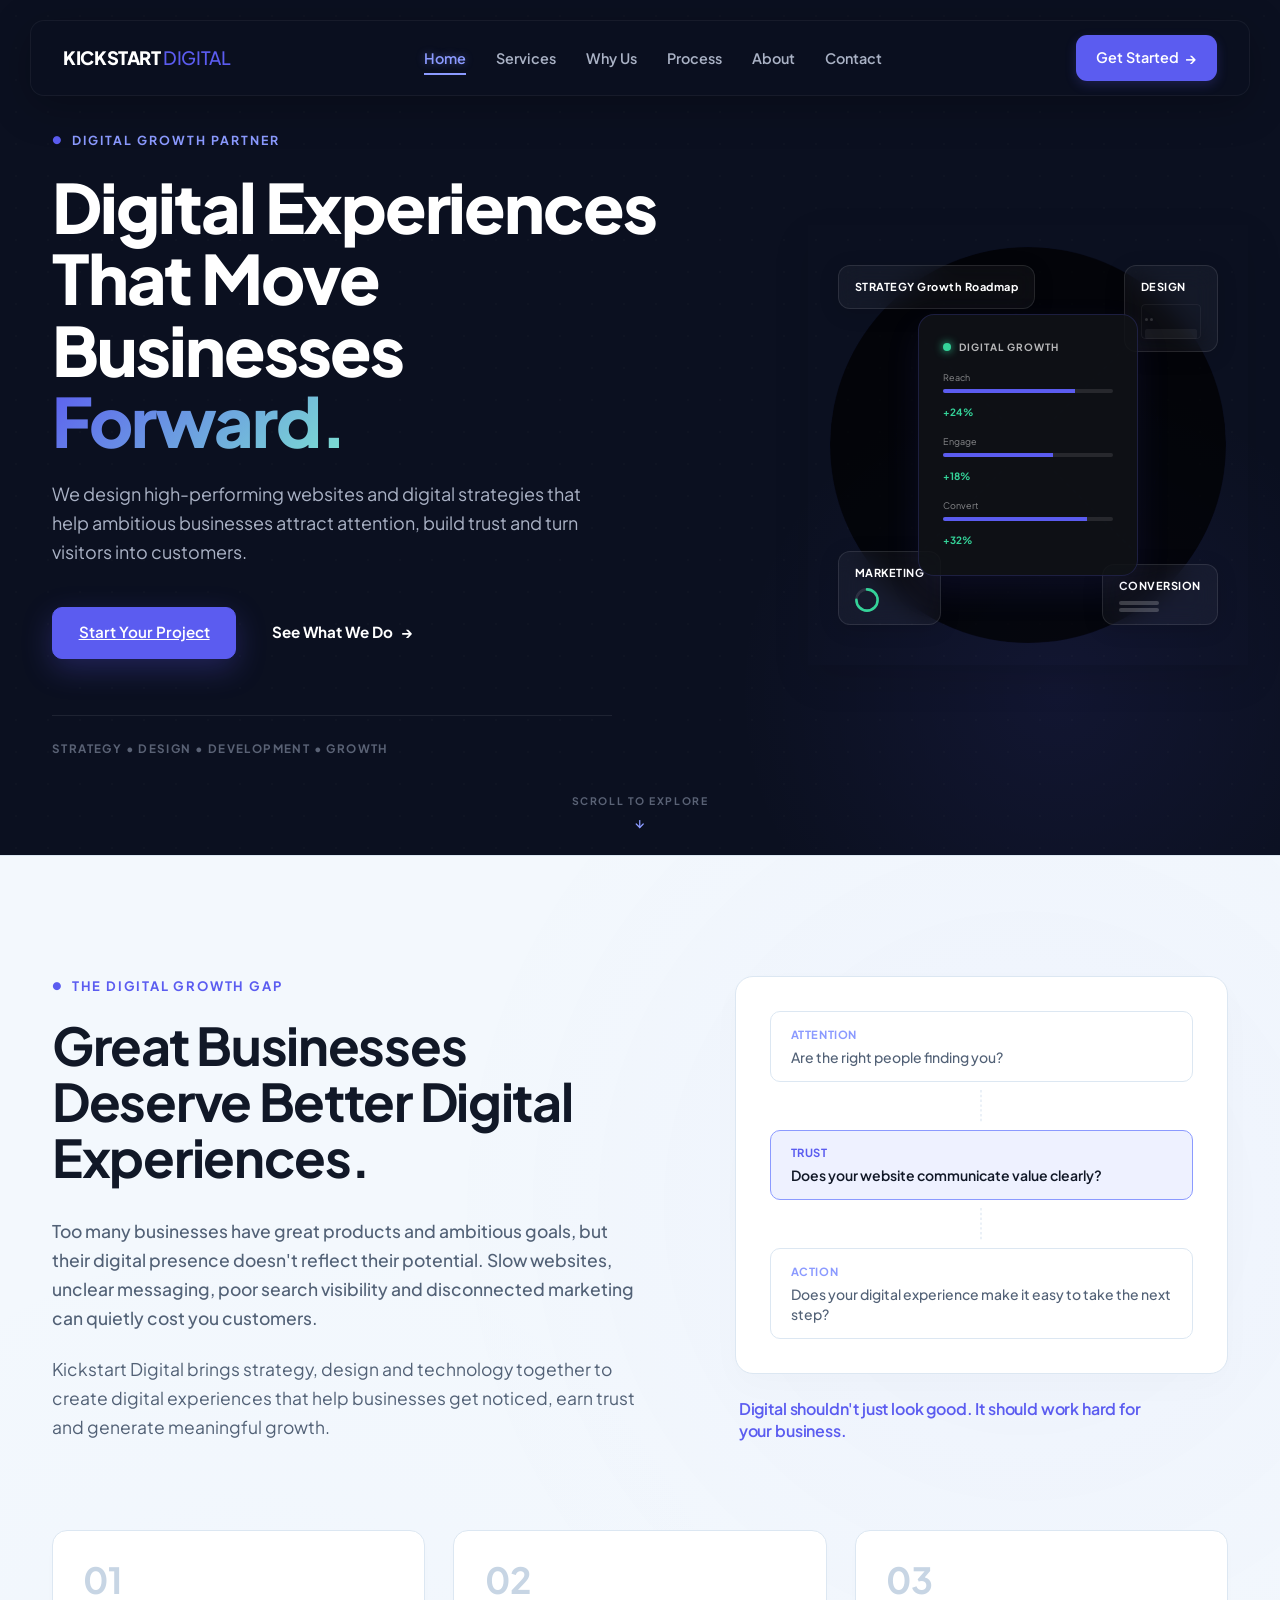
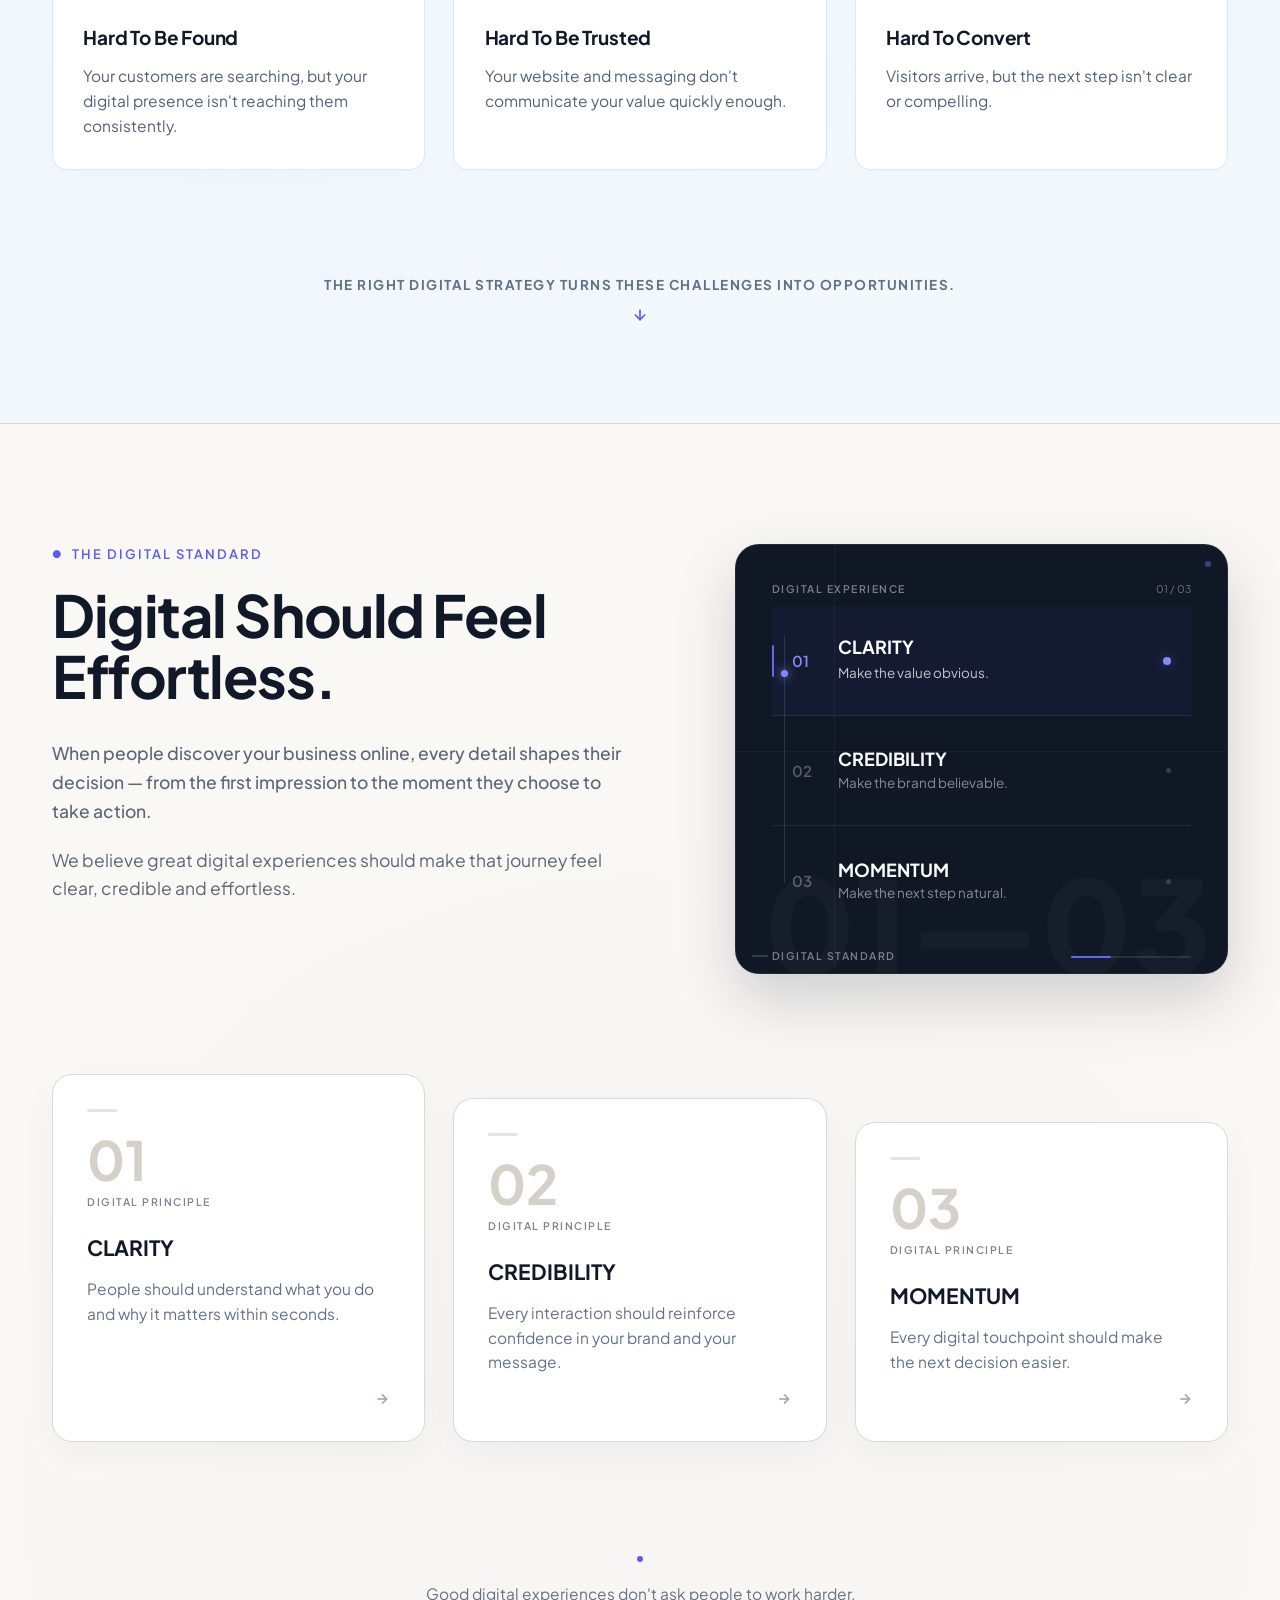
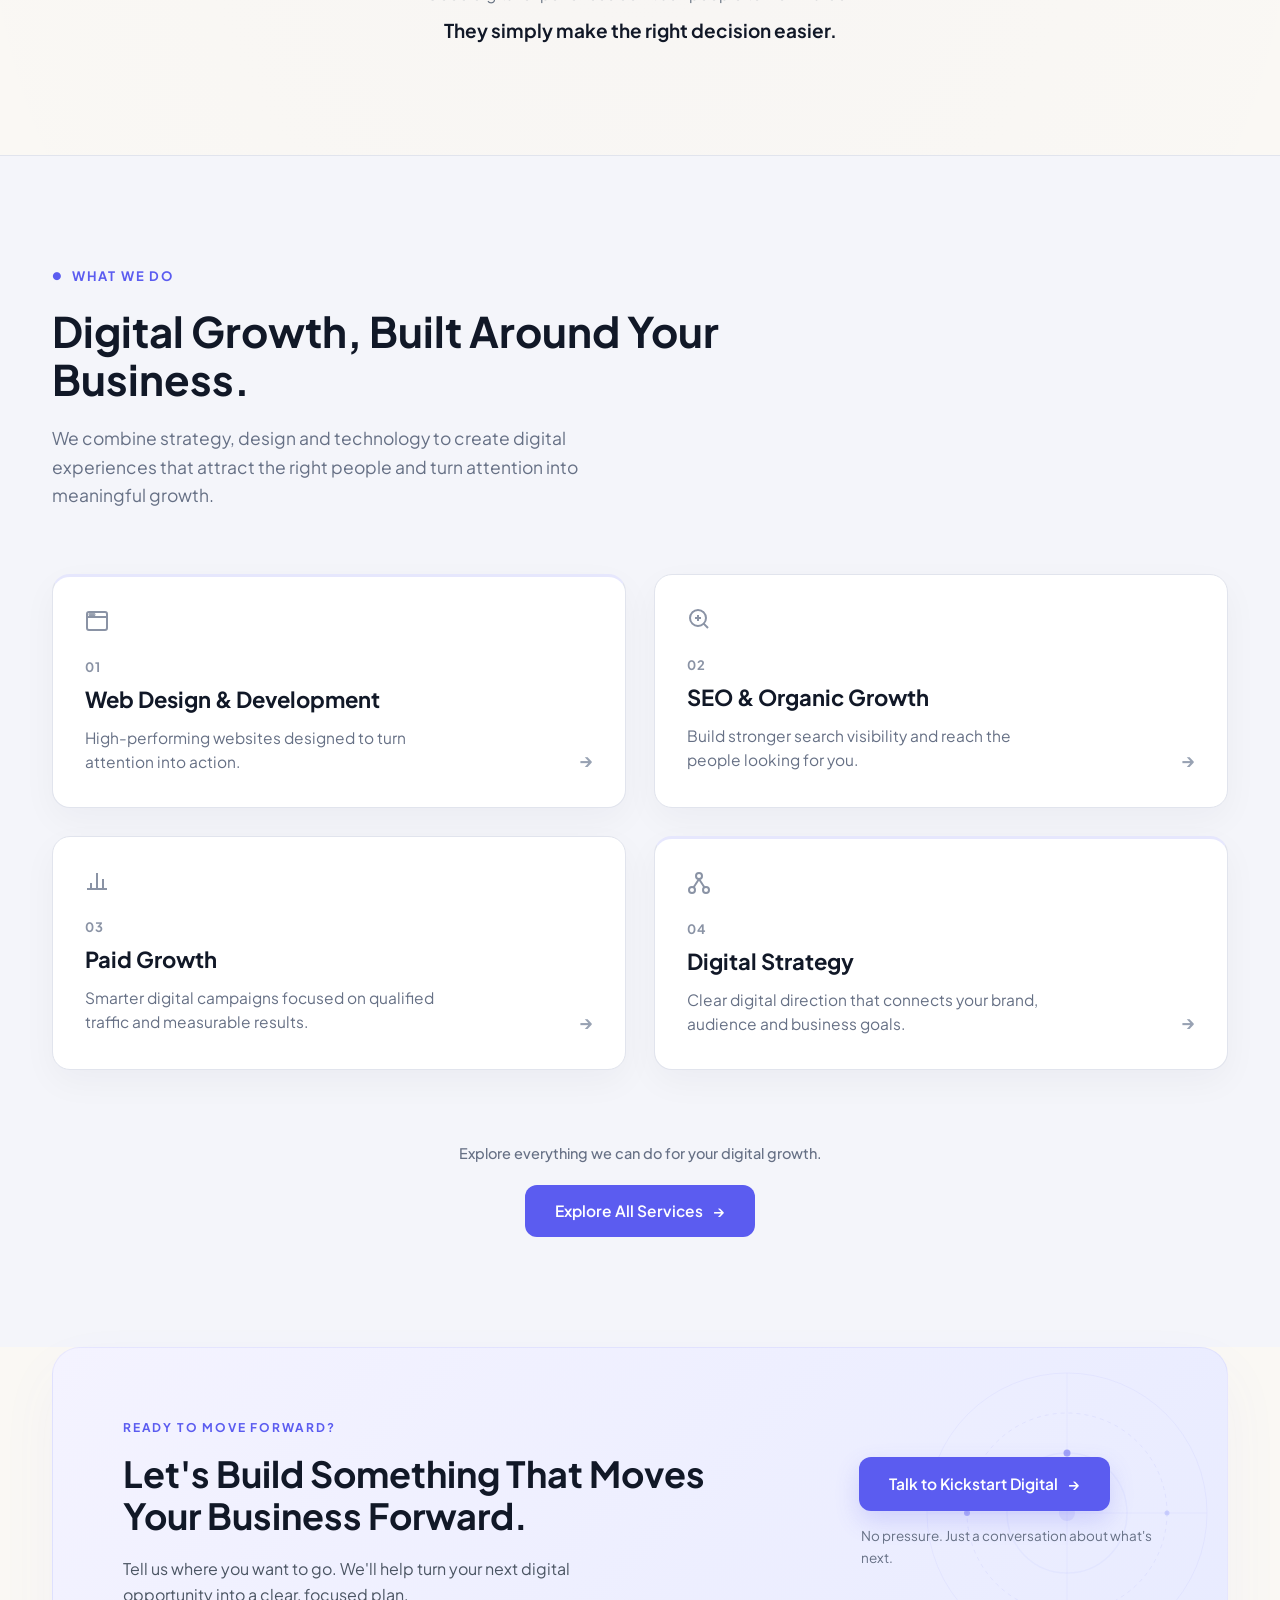
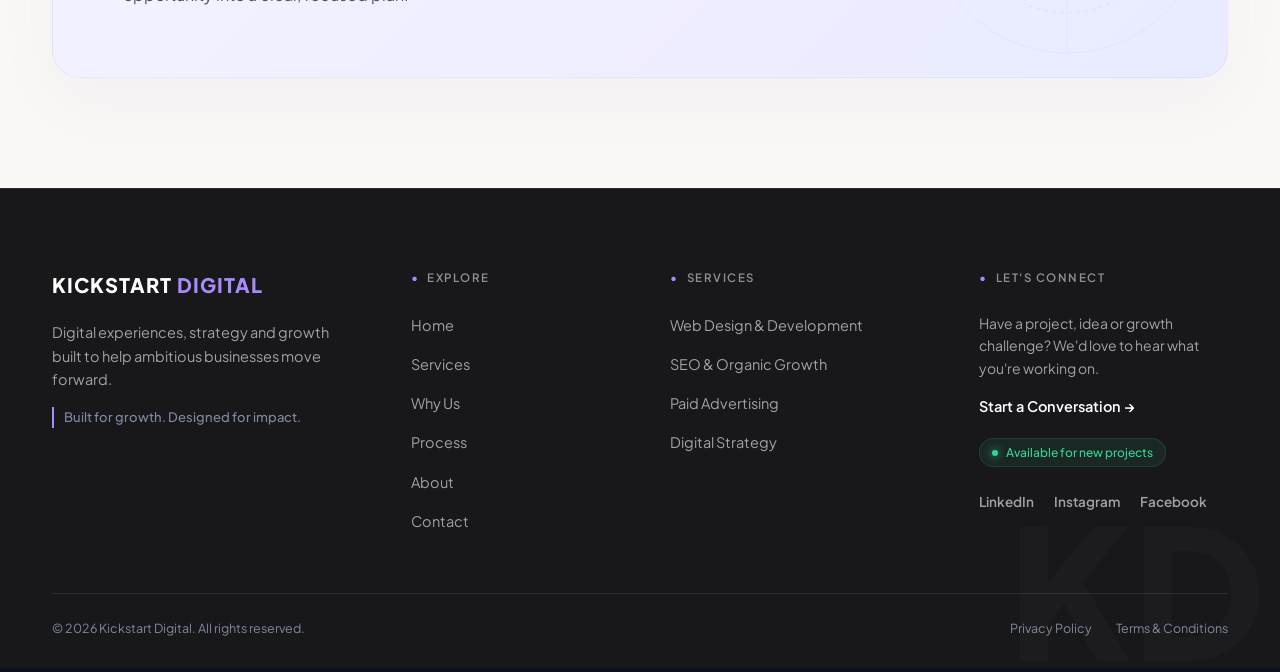
<file: index.html>
<!DOCTYPE html>
<html lang="en">
<head>
    <meta charset="UTF-8">
    <meta name="viewport" content="width=device-width, initial-scale=1.0">
    <title>Kickstart Digital | Digital Marketing Agency</title>
    <link rel="preconnect" href="https://fonts.googleapis.com">
    <link rel="preconnect" href="https://fonts.gstatic.com" crossorigin>
    <link href="https://fonts.googleapis.com/css2?family=Plus+Jakarta+Sans:wght@400;500;600;700;800&display=swap" rel="stylesheet">
    <link rel="stylesheet" href="style.css">
</head>
<body>
    <!-- Header / Navigation -->
    <header class="site-header" id="site-header">
        <div class="header-container">
            <a href="#" class="logo">
                KICKSTART<span>DIGITAL</span>
            </a>
            
            <nav class="main-navigation" id="main-navigation">
                <ul>
                    <li><a href="#home" class="nav-link active">Home</a></li>
                    <li><a href="services.html" class="nav-link">Services</a></li>
                    <li><a href="why-us.html" class="nav-link">Why Us</a></li>
                    <li><a href="process.html" class="nav-link">Process</a></li>
                    <li><a href="about.html" class="nav-link">About</a></li>
                    <li><a href="contact.html" class="nav-link">Contact</a></li>
                </ul>
            </nav>
            
            <div class="header-cta">
                <a href="contact.html" class="btn btn-primary btn-header">Get Started <span class="header-arrow">→</span></a>
            </div>

            <button class="mobile-menu-toggle" id="mobile-menu-toggle" aria-label="Toggle Menu" aria-expanded="false">
                <span class="hamburger-line"></span>
                <span class="hamburger-line"></span>
                <span class="hamburger-line"></span>
            </button>
        </div>
    </header>

    <!-- Mobile Navigation Menu overlay -->
    <div class="mobile-menu-overlay" id="mobile-menu-overlay">
        <nav class="mobile-navigation">
            <ul>
                <li><a href="#home" class="mobile-nav-link active">Home</a></li>
                <li><a href="services.html" class="mobile-nav-link">Services</a></li>
                <li><a href="why-us.html" class="mobile-nav-link">Why Us</a></li>
                <li><a href="process.html" class="mobile-nav-link">Process</a></li>
                <li><a href="about.html" class="mobile-nav-link">About</a></li>
                <li><a href="contact.html" class="mobile-nav-link">Contact</a></li>
                <li><a href="contact.html" class="btn btn-primary btn-mobile-cta">Get Started</a></li>
            </ul>
        </nav>
    </div>

    <!-- Main Content / Hero Section -->
    <main>
        <section class="hero-section" id="home">
            <!-- Sophisticated background glowing and textures -->
            <div class="hero-bg-accent"></div>
            <div class="hero-bg-grid"></div>
            
            <div class="hero-container">
                <!-- Left Side: Editorial Typography Copy & Actions -->
                <div class="hero-content">
                    <span class="eyebrow"><span class="eyebrow-bullet">●</span> DIGITAL GROWTH PARTNER</span>
                    <h1 class="hero-title">
                        Digital Experiences<br>
                        That Move Businesses<br>
                        <span class="highlight-word">Forward.</span>
                    </h1>
                    <p class="hero-description">We design high-performing websites and digital strategies that help ambitious businesses attract attention, build trust and turn visitors into customers.</p>
                    
                    <div class="hero-actions">
                        <a href="contact.html" class="btn btn-primary">Start Your Project</a>
                        <a href="services.html" class="btn-secondary-link">See What We Do <span class="arrow">→</span></a>
                    </div>
                    
                    <p class="hero-trust">Strategy &bull; Design &bull; Development &bull; Growth</p>
                </div>
                
                <!-- Right Side: Premium Abstract Creative Visual -->
                <div class="hero-visual-wrapper kd-services-floating-wrapper" id="homepage-interactive-visual">
                    <div class="hero-visual kd-services-floating-inner">
                        <!-- Background Grid decoration -->
                        <div class="visual-bg-decor">
                            <svg viewBox="0 0 400 400" class="bg-grid-svg">
                                <circle cx="200" cy="200" r="180" stroke="rgba(91,92,240,0.03)" stroke-width="1"></circle>
                                <circle cx="200" cy="200" r="120" stroke="rgba(91,92,240,0.02)" stroke-width="1" stroke-dasharray="4 4"></circle>
                            </svg>
                        </div>
                        
                        <!-- Layered composition container -->
                        <div class="dashboard-interactive-container">
                            <!-- SVG connecting paths -->
                            <svg class="connecting-paths-svg" viewBox="0 0 400 400">
                                <path id="path-strategy" d="M100,100 L180,180" stroke="rgba(91,92,240,0.15)" stroke-width="1.5" stroke-dasharray="4 4" fill="none"></path>
                                <path id="path-design" d="M300,100 L220,180" stroke="rgba(91,92,240,0.15)" stroke-width="1.5" stroke-dasharray="4 4" fill="none"></path>
                                <path id="path-marketing" d="M100,300 L180,220" stroke="rgba(91,92,240,0.15)" stroke-width="1.5" stroke-dasharray="4 4" fill="none"></path>
                                <path id="path-conversion" d="M300,300 L220,220" stroke="rgba(91,92,240,0.15)" stroke-width="1.5" stroke-dasharray="4 4" fill="none"></path>
                            </svg>

                            <!-- Centre Panel: Digital Growth Dashboard -->
                            <div class="dashboard-centre-panel">
                                <div class="panel-header">
                                    <span class="pulse-dot"></span>
                                    <span class="panel-title">DIGITAL GROWTH</span>
                                </div>
                                <div class="dashboard-metrics">
                                    <div class="metric-row" id="metric-reach">
                                        <span class="lbl">Reach</span>
                                        <div class="bar-wrap"><div class="bar" style="width: 78%;"></div></div>
                                        <span class="val">+24%</span>
                                    </div>
                                    <div class="metric-row" id="metric-engagement">
                                        <span class="lbl">Engage</span>
                                        <div class="bar-wrap"><div class="bar" style="width: 65%;"></div></div>
                                        <span class="val">+18%</span>
                                    </div>
                                    <div class="metric-row" id="metric-conversions">
                                        <span class="lbl">Convert</span>
                                        <div class="bar-wrap"><div class="bar" style="width: 85%;"></div></div>
                                        <span class="val">+32%</span>
                                    </div>
                                </div>
                            </div>

                            <!-- Floating Panel 1: Strategy -->
                            <div class="floating-sub-panel panel-strategy">
                                <span class="tag">STRATEGY</span>
                                <span class="desc">Growth Roadmap</span>
                            </div>

                            <!-- Floating Panel 2: Design -->
                            <div class="floating-sub-panel panel-design">
                                <span class="tag">DESIGN</span>
                                <div class="browser-mock">
                                    <span class="dot"></span><span class="dot"></span>
                                    <div class="mock-content"></div>
                                </div>
                            </div>

                            <!-- Floating Panel 3: Marketing -->
                            <div class="floating-sub-panel panel-marketing">
                                <span class="tag">MARKETING</span>
                                <div class="circle-graph">
                                    <svg viewBox="0 0 36 36" class="circular-chart">
                                        <path class="circle-bg" d="M18 2.0845 a 15.9155 15.9155 0 0 1 0 31.831 a 15.9155 15.9155 0 0 1 0 -31.831"></path>
                                        <path class="circle" stroke-dasharray="75, 100" d="M18 2.0845 a 15.9155 15.9155 0 0 1 0 31.831 a 15.9155 15.9155 0 0 1 0 -31.831"></path>
                                    </svg>
                                </div>
                            </div>

                            <!-- Floating Panel 4: Conversion -->
                            <div class="floating-sub-panel panel-conversion">
                                <span class="tag">CONVERSION</span>
                                <div class="conversion-indicator">
                                    <span class="funnel-level level-1"></span>
                                    <span class="funnel-level level-2"></span>
                                </div>
                            </div>
                        </div>
                    </div>
                </div>
            </div>
            
            <!-- Bottom Scroll indicator detail -->
            <div class="hero-scroll-indicator">
                <span class="scroll-text">Scroll to explore</span>
                <svg class="scroll-arrow" width="12" height="12" viewBox="0 0 24 24" fill="none" stroke="currentColor" stroke-width="2.5" stroke-linecap="round" stroke-linejoin="round">
                    <line x1="12" y1="5" x2="12" y2="19"></line>
                    <polyline points="19 12 12 19 5 12"></polyline>
                </svg>
            </div>
        </section>

        <!-- The Growth Challenge / Value Proposition Section -->
        <section class="growth-gap-section" id="challenge">
            <div class="growth-container">
                <!-- Top Row: Editorial Content & Journey Visual -->
                <div class="growth-grid">
                    <!-- Left Column: Editorial Headlines & Copy -->
                    <div class="growth-content">
                        <span class="growth-eyebrow"><span class="eyebrow-bullet">●</span> THE DIGITAL GROWTH GAP</span>
                        <h2 class="growth-title">Great Businesses Deserve Better Digital Experiences.</h2>
                        <div class="growth-description">
                            <p class="growth-desc-lead">Too many businesses have great products and ambitious goals, but their digital presence doesn't reflect their potential. Slow websites, unclear messaging, poor search visibility and disconnected marketing can quietly cost you customers.</p>
                            <p class="growth-desc-sub">Kickstart Digital brings strategy, design and technology together to create digital experiences that help businesses get noticed, earn trust and generate meaningful growth.</p>
                        </div>
                    </div>
                    
                    <!-- Right Column: Premium Abstract Journey Visual -->
                    <div class="growth-visual">
                        <div class="journey-visual-box">
                            <div class="journey-dots-decor">
                                <svg viewBox="0 0 100 100" class="dots-grid-svg">
                                    <circle cx="20" cy="20" r="1.5" fill="rgba(99, 91, 255, 0.15)"></circle>
                                    <circle cx="50" cy="20" r="1.5" fill="rgba(99, 91, 255, 0.15)"></circle>
                                    <circle cx="80" cy="20" r="1.5" fill="rgba(99, 91, 255, 0.15)"></circle>
                                    <circle cx="20" cy="50" r="1.5" fill="rgba(99, 91, 255, 0.15)"></circle>
                                    <circle cx="50" cy="50" r="1.5" fill="rgba(99, 91, 255, 0.15)"></circle>
                                    <circle cx="80" cy="50" r="1.5" fill="rgba(99, 91, 255, 0.15)"></circle>
                                    <circle cx="20" cy="80" r="1.5" fill="rgba(99, 91, 255, 0.15)"></circle>
                                    <circle cx="50" cy="80" r="1.5" fill="rgba(99, 91, 255, 0.15)"></circle>
                                    <circle cx="80" cy="80" r="1.5" fill="rgba(99, 91, 255, 0.15)"></circle>
                                </svg>
                            </div>
                            
                            <div class="journey-flow">
                                <!-- Step 1: Attention -->
                                <div class="journey-step-card">
                                    <span class="node-tag">Attention</span>
                                    <p class="node-text">Are the right people finding you?</p>
                                </div>
                                <div class="journey-link-line">
                                    <svg viewBox="0 0 20 40" class="connector-svg">
                                        <line x1="10" y1="0" x2="10" y2="40" stroke="rgba(99, 91, 255, 0.25)" stroke-width="1.5" stroke-dasharray="3,3"></line>
                                    </svg>
                                </div>
                                <!-- Step 2: Trust -->
                                <div class="journey-step-card node-highlight">
                                    <span class="node-tag">Trust</span>
                                    <p class="node-text">Does your website communicate value clearly?</p>
                                </div>
                                <div class="journey-link-line">
                                    <svg viewBox="0 0 20 40" class="connector-svg">
                                        <line x1="10" y1="0" x2="10" y2="40" stroke="rgba(99, 91, 255, 0.25)" stroke-width="1.5" stroke-dasharray="3,3"></line>
                                    </svg>
                                </div>
                                <!-- Step 3: Action -->
                                <div class="journey-step-card">
                                    <span class="node-tag">Action</span>
                                    <p class="node-text">Does your digital experience make it easy to take the next step?</p>
                                </div>
                            </div>
                        </div>
                        <div class="journey-visual-statement">
                            Digital shouldn't just look good. It should work hard for your business.
                        </div>
                    </div>
                </div>
                
                <!-- Bottom Row: 3 Problem Indicator Cards -->
                <div class="challenge-grid">
                    <!-- Problem 01 -->
                    <div class="challenge-card-item">
                        <div class="challenge-card-header">
                            <span class="challenge-card-number">01</span>
                            <svg class="challenge-card-arrow" width="16" height="16" viewBox="0 0 24 24" fill="none" stroke="currentColor" stroke-width="2.5">
                                <line x1="5" y1="12" x2="19" y2="12"></line>
                                <polyline points="12 5 19 12 12 19"></polyline>
                            </svg>
                        </div>
                        <h3 class="challenge-card-title">Hard To Be Found</h3>
                        <p class="challenge-card-desc">Your customers are searching, but your digital presence isn't reaching them consistently.</p>
                    </div>
                    
                    <!-- Problem 02 -->
                    <div class="challenge-card-item">
                        <div class="challenge-card-header">
                            <span class="challenge-card-number">02</span>
                            <svg class="challenge-card-arrow" width="16" height="16" viewBox="0 0 24 24" fill="none" stroke="currentColor" stroke-width="2.5">
                                <line x1="5" y1="12" x2="19" y2="12"></line>
                                <polyline points="12 5 19 12 12 19"></polyline>
                            </svg>
                        </div>
                        <h3 class="challenge-card-title">Hard To Be Trusted</h3>
                        <p class="challenge-card-desc">Your website and messaging don't communicate your value quickly enough.</p>
                    </div>
                    
                    <!-- Problem 03 -->
                    <div class="challenge-card-item">
                        <div class="challenge-card-header">
                            <span class="challenge-card-number">03</span>
                            <svg class="challenge-card-arrow" width="16" height="16" viewBox="0 0 24 24" fill="none" stroke="currentColor" stroke-width="2.5">
                                <line x1="5" y1="12" x2="19" y2="12"></line>
                                <polyline points="12 5 19 12 12 19"></polyline>
                            </svg>
                        </div>
                        <h3 class="challenge-card-title">Hard To Convert</h3>
                        <p class="challenge-card-desc">Visitors arrive, but the next step isn't clear or compelling.</p>
                    </div>
                </div>
                
                <!-- Transition Statement -->
                <div class="growth-bottom-transition">
                    <p class="growth-transition-statement">The right digital strategy turns these challenges into opportunities.</p>
                    <svg class="growth-scroll-arrow" width="16" height="16" viewBox="0 0 24 24" fill="none" stroke="currentColor" stroke-width="2.5" stroke-linecap="round" stroke-linejoin="round">
                        <line x1="12" y1="5" x2="12" y2="19"></line>
                        <polyline points="19 12 12 19 5 12"></polyline>
                    </svg>
                </div>
        </section>

        <!-- The Digital Standard Section -->
        <section class="growth-standard-section" id="standard">
            <div class="growth-standard-container">
                <!-- Top Part: Intro & Dark Visual Panel -->
                <div class="growth-standard-grid">
                    <!-- Left: Introductory Copy -->
                    <div class="growth-standard-intro">
                        <span class="growth-standard-eyebrow"><span class="eyebrow-bullet">●</span> THE DIGITAL STANDARD</span>
                        <h2 class="growth-standard-title">Digital Should Feel Effortless.</h2>
                        <div class="growth-standard-desc-wrap">
                            <p class="growth-standard-desc-lead">When people discover your business online, every detail shapes their decision — from the first impression to the moment they choose to take action.</p>
                            <p class="growth-standard-desc-sub">We believe great digital experiences should make that journey feel clear, credible and effortless.</p>
                        </div>
                    </div>
                    
                    <!-- Right: Large Vertical Statement / Visual Composition -->
                    <div class="growth-standard-visual">
                        <div class="growth-standard-framework">
                            <!-- Technical Grid Overlay -->
                            <div class="growth-standard-framework-gridlines">
                                <span class="grid-line-vertical"></span>
                                <span class="grid-line-horizontal"></span>
                            </div>
                            
                            <!-- Low opacity background number -->
                            <div class="growth-standard-framework-bgnum">01—03</div>
                            
                            <!-- Subtle corner decorations -->
                            <div class="growth-standard-framework-decor-tr"></div>
                            <div class="growth-standard-framework-decor-bl"></div>

                            <!-- Panel Header -->
                            <div class="growth-standard-framework-header">
                                <span class="growth-standard-framework-label">DIGITAL EXPERIENCE</span>
                                <span class="growth-standard-framework-step">01 / 03</span>
                            </div>
                            
                            <!-- Progression Connection Elements -->
                            <div class="growth-standard-framework-progression">
                                <span class="progression-line"></span>
                                <span class="progression-node-active"></span>
                            </div>

                            <!-- Three Rows -->
                            <div class="growth-standard-framework-rows">
                                <!-- Row 01: Clarity (Active by default) -->
                                <div class="growth-standard-framework-row active-row" tabindex="0">
                                    <div class="growth-standard-framework-accent-line"></div>
                                    <span class="growth-standard-framework-number">01</span>
                                    <div class="growth-standard-framework-content">
                                        <h4 class="growth-standard-framework-title">CLARITY</h4>
                                        <p class="growth-standard-framework-description">Make the value obvious.</p>
                                    </div>
                                    <div class="growth-standard-framework-indicator-wrap">
                                        <span class="growth-standard-framework-indicator"></span>
                                        <svg class="growth-standard-framework-arrow" width="14" height="14" viewBox="0 0 24 24" fill="none" stroke="currentColor" stroke-width="2.5">
                                            <line x1="5" y1="12" x2="19" y2="12"></line>
                                            <polyline points="12 5 19 12 12 19"></polyline>
                                        </svg>
                                    </div>
                                </div>
                                
                                <!-- Row 02: Credibility -->
                                <div class="growth-standard-framework-row" tabindex="0">
                                    <div class="growth-standard-framework-accent-line"></div>
                                    <span class="growth-standard-framework-number">02</span>
                                    <div class="growth-standard-framework-content">
                                        <h4 class="growth-standard-framework-title">CREDIBILITY</h4>
                                        <p class="growth-standard-framework-description">Make the brand believable.</p>
                                    </div>
                                    <div class="growth-standard-framework-indicator-wrap">
                                        <span class="growth-standard-framework-indicator"></span>
                                        <svg class="growth-standard-framework-arrow" width="14" height="14" viewBox="0 0 24 24" fill="none" stroke="currentColor" stroke-width="2.5">
                                            <line x1="5" y1="12" x2="19" y2="12"></line>
                                            <polyline points="12 5 19 12 12 19"></polyline>
                                        </svg>
                                    </div>
                                </div>
                                
                                <!-- Row 03: Momentum -->
                                <div class="growth-standard-framework-row" tabindex="0">
                                    <div class="growth-standard-framework-accent-line"></div>
                                    <span class="growth-standard-framework-number">03</span>
                                    <div class="growth-standard-framework-content">
                                        <h4 class="growth-standard-framework-title">MOMENTUM</h4>
                                        <p class="growth-standard-framework-description">Make the next step natural.</p>
                                    </div>
                                    <div class="growth-standard-framework-indicator-wrap">
                                        <span class="growth-standard-framework-indicator"></span>
                                        <svg class="growth-standard-framework-arrow" width="14" height="14" viewBox="0 0 24 24" fill="none" stroke="currentColor" stroke-width="2.5">
                                            <line x1="5" y1="12" x2="19" y2="12"></line>
                                            <polyline points="12 5 19 12 12 19"></polyline>
                                        </svg>
                                    </div>
                                </div>
                            </div>
                            
                            <!-- Panel Footer -->
                            <div class="growth-standard-framework-footer">
                                <span class="footer-label">DIGITAL STANDARD</span>
                                <div class="growth-standard-framework-progress">
                                    <span class="progress-bar-fill"></span>
                                </div>
                            </div>
                        </div>
                    </div>
                </div>
                
                <!-- Bottom Part: Three Principles in asymmetric layout -->
                <div class="growth-standard-principles">
                    <!-- Principle 01: CLARITY -->
                    <div class="growth-standard-principle-card card-clarity">
                        <div class="growth-standard-principle-top-line"></div>
                        <span class="growth-standard-principle-accent-dot"></span>
                        <div class="growth-standard-principle-header">
                            <span class="growth-standard-principle-number">01</span>
                            <span class="growth-standard-principle-label">DIGITAL PRINCIPLE</span>
                        </div>
                        <h3 class="growth-standard-principle-title">CLARITY</h3>
                        <p class="growth-standard-principle-description">People should understand what you do and why it matters within seconds.</p>
                        <svg class="growth-standard-principle-arrow" width="16" height="16" viewBox="0 0 24 24" fill="none" stroke="currentColor" stroke-width="2.5">
                            <line x1="5" y1="12" x2="19" y2="12"></line>
                            <polyline points="12 5 19 12 12 19"></polyline>
                        </svg>
                    </div>
                    
                    <!-- Principle 02: CREDIBILITY (Subtly Featured Active state by default) -->
                    <div class="growth-standard-principle-card card-credibility active-feature">
                        <div class="growth-standard-principle-top-line"></div>
                        <span class="growth-standard-principle-accent-dot"></span>
                        <div class="growth-standard-principle-header">
                            <span class="growth-standard-principle-number">02</span>
                            <span class="growth-standard-principle-label">DIGITAL PRINCIPLE</span>
                        </div>
                        <h3 class="growth-standard-principle-title">CREDIBILITY</h3>
                        <p class="growth-standard-principle-description">Every interaction should reinforce confidence in your brand and your message.</p>
                        <svg class="growth-standard-principle-arrow" width="16" height="16" viewBox="0 0 24 24" fill="none" stroke="currentColor" stroke-width="2.5">
                            <line x1="5" y1="12" x2="19" y2="12"></line>
                            <polyline points="12 5 19 12 12 19"></polyline>
                        </svg>
                    </div>
                    
                    <!-- Principle 03: MOMENTUM -->
                    <div class="growth-standard-principle-card card-momentum">
                        <div class="growth-standard-principle-top-line"></div>
                        <span class="growth-standard-principle-accent-dot"></span>
                        <div class="growth-standard-principle-header">
                            <span class="growth-standard-principle-number">03</span>
                            <span class="growth-standard-principle-label">DIGITAL PRINCIPLE</span>
                        </div>
                        <h3 class="growth-standard-principle-title">MOMENTUM</h3>
                        <p class="growth-standard-principle-description">Every digital touchpoint should make the next decision easier.</p>
                        <svg class="growth-standard-principle-arrow" width="16" height="16" viewBox="0 0 24 24" fill="none" stroke="currentColor" stroke-width="2.5">
                            <line x1="5" y1="12" x2="19" y2="12"></line>
                            <polyline points="12 5 19 12 12 19"></polyline>
                        </svg>
                    </div>
                </div>
                
                <!-- Bottom transition text statements -->
                <div class="growth-standard-bottom-transition">
                    <span class="transition-divider-dot"></span>
                    <p class="transition-lead">Good digital experiences don't ask people to work harder.</p>
                    <p class="transition-sub">They simply make the right decision easier.</p>
                </div>
            </div>
        </section>

        <!-- Homepage Services Preview Section -->
        <section class="kd-home-services" id="services">
            <div class="kd-home-services-container">
                <!-- Services Intro -->
                <div class="kd-home-services-intro">
                    <span class="kd-home-services-eyebrow"><span class="eyebrow-bullet">●</span> WHAT WE DO</span>
                    <h2 class="kd-home-services-heading">Digital Growth, Built Around Your Business.</h2>
                    <p class="kd-home-services-support">We combine strategy, design and technology to create digital experiences that attract the right people and turn attention into meaningful growth.</p>
                </div>
                
                <!-- Services Grid (2x2 Asymmetric) -->
                <div class="kd-home-services-grid">
                    <!-- Service 01: Web Design & Development (Accent visual browser icon) -->
                    <a href="services.html" class="kd-home-service-card card-accent-left">
                        <div class="kd-home-service-visual">
                            <!-- Custom browser-frame indicator SVG -->
                            <svg width="24" height="24" viewBox="0 0 24 24" fill="none" stroke="currentColor" stroke-width="2">
                                <rect x="2" y="3" width="20" height="18" rx="2" ry="2"></rect>
                                <line x1="2" y1="8" x2="22" y2="8"></line>
                                <circle cx="5" cy="5.5" r="0.5" fill="currentColor"></circle>
                                <circle cx="7" cy="5.5" r="0.5" fill="currentColor"></circle>
                                <circle cx="9" cy="5.5" r="0.5" fill="currentColor"></circle>
                            </svg>
                        </div>
                        <span class="kd-home-service-number">01</span>
                        <h3 class="kd-home-service-title">Web Design & Development</h3>
                        <p class="kd-home-service-description">High-performing websites designed to turn attention into action.</p>
                        <div class="kd-home-service-arrow-wrap">
                            <span class="kd-home-service-arrow">→</span>
                        </div>
                    </a>
                    
                    <!-- Service 02: SEO & Organic Growth -->
                    <a href="services.html" class="kd-home-service-card">
                        <div class="kd-home-service-visual">
                            <!-- Custom search metric indicator SVG -->
                            <svg width="24" height="24" viewBox="0 0 24 24" fill="none" stroke="currentColor" stroke-width="2">
                                <circle cx="11" cy="11" r="8"></circle>
                                <line x1="21" y1="21" x2="16.65" y2="16.65"></line>
                                <line x1="8" y1="11" x2="14" y2="11"></line>
                                <line x1="11" y1="8" x2="11" y2="14"></line>
                            </svg>
                        </div>
                        <span class="kd-home-service-number">02</span>
                        <h3 class="kd-home-service-title">SEO & Organic Growth</h3>
                        <p class="kd-home-service-description">Build stronger search visibility and reach the people looking for you.</p>
                        <div class="kd-home-service-arrow-wrap">
                            <span class="kd-home-service-arrow">→</span>
                        </div>
                    </a>
                    
                    <!-- Service 03: Paid Growth -->
                    <a href="services.html" class="kd-home-service-card">
                        <div class="kd-home-service-visual">
                            <!-- Custom growth line chart indicator SVG -->
                            <svg width="24" height="24" viewBox="0 0 24 24" fill="none" stroke="currentColor" stroke-width="2">
                                <line x1="18" y1="20" x2="18" y2="10"></line>
                                <line x1="12" y1="20" x2="12" y2="4"></line>
                                <line x1="6" y1="20" x2="6" y2="14"></line>
                                <path d="M2 20h20"></path>
                            </svg>
                        </div>
                        <span class="kd-home-service-number">03</span>
                        <h3 class="kd-home-service-title">Paid Growth</h3>
                        <p class="kd-home-service-description">Smarter digital campaigns focused on qualified traffic and measurable results.</p>
                        <div class="kd-home-service-arrow-wrap">
                            <span class="kd-home-service-arrow">→</span>
                        </div>
                    </a>
                    
                    <!-- Service 04: Digital Strategy (Accent nodes icon) -->
                    <a href="services.html" class="kd-home-service-card card-accent-right">
                        <div class="kd-home-service-visual">
                            <!-- Custom connected node indicator SVG -->
                            <svg width="24" height="24" viewBox="0 0 24 24" fill="none" stroke="currentColor" stroke-width="2">
                                <circle cx="12" cy="5" r="3"></circle>
                                <circle cx="5" cy="19" r="3"></circle>
                                <circle cx="19" cy="19" r="3"></circle>
                                <line x1="12" y1="8" x2="6.5" y2="16.5"></line>
                                <line x1="12" y1="8" x2="17.5" y2="16.5"></line>
                            </svg>
                        </div>
                        <span class="kd-home-service-number">04</span>
                        <h3 class="kd-home-service-title">Digital Strategy</h3>
                        <p class="kd-home-service-description">Clear digital direction that connects your brand, audience and business goals.</p>
                        <div class="kd-home-service-arrow-wrap">
                            <span class="kd-home-service-arrow">→</span>
                        </div>
                    </a>
                </div>
                
                <!-- Center aligned CTA Button -->
                <div class="kd-home-services-cta-wrap">
                    <p class="kd-home-services-cta-support">Explore everything we can do for your digital growth.</p>
                    <a href="services.html" class="btn-services-cta">Explore All Services <span class="cta-arrow">→</span></a>
                </div>
            </div>
        </section>

        <!-- Homepage Short Contact CTA Section -->
        <section class="kd-home-contact" id="contact-cta">
            <div class="kd-home-contact-container">
                <div class="kd-home-contact-panel">
                    <!-- Subtle abstract digital strategy visual behind button -->
                    <div class="kd-home-contact-graphic">
                        <svg width="100%" height="100%" viewBox="0 0 320 320" fill="none" class="contact-panel-svg">
                            <!-- Concentric circles -->
                            <circle cx="160" cy="160" r="140" stroke="rgba(91, 92, 240, 0.06)" stroke-width="1"></circle>
                            <circle cx="160" cy="160" r="100" stroke="rgba(91, 92, 240, 0.08)" stroke-width="1" stroke-dasharray="4 4"></circle>
                            <circle cx="160" cy="160" r="60" stroke="rgba(91, 92, 240, 0.05)" stroke-width="1.5"></circle>
                            <!-- Technical line connections -->
                            <line x1="20" y1="160" x2="300" y2="160" stroke="rgba(91, 92, 240, 0.04)" stroke-width="1"></line>
                            <line x1="160" y1="20" x2="160" y2="300" stroke="rgba(91, 92, 240, 0.04)" stroke-width="1"></line>
                            <!-- Accent dots -->
                            <circle cx="60" cy="160" r="3" fill="#5B5CF0" opacity="0.4"></circle>
                            <circle cx="160" cy="100" r="3.5" fill="#5B5CF0" opacity="0.5"></circle>
                            <circle cx="260" cy="160" r="2.5" fill="#818CF8" opacity="0.3"></circle>
                            <!-- Center glow node -->
                            <circle cx="160" cy="160" r="8" fill="#5B5CF0" opacity="0.1"></circle>
                        </svg>
                    </div>
                    
                    <div class="kd-home-contact-grid">
                        <!-- Left side content copy -->
                        <div class="kd-home-contact-content">
                            <span class="kd-home-contact-eyebrow">READY TO MOVE FORWARD?</span>
                            <h2 class="kd-home-contact-heading">Let's Build Something That Moves Your Business Forward.</h2>
                            <p class="kd-home-contact-text">Tell us where you want to go. We'll help turn your next digital opportunity into a clear, focused plan.</p>
                        </div>
                        
                        <!-- Right side action buttons -->
                        <div class="kd-home-contact-actions">
                            <a href="contact.html" class="btn-contact-panel">Talk to Kickstart Digital <span class="btn-arrow">→</span></a>
                            <p class="kd-home-contact-caption">No pressure. Just a conversation about what's next.</p>
                        </div>
                    </div>
                </div>
            </div>
        </section>
    </main>

    <!-- Footer Section -->
    <footer class="kd-premium-footer">
        <div class="kd-footer-container">
            <!-- Large transparent background "KD" monogram -->
            <div class="kd-footer-watermark">KD</div>

            <!-- Main Footer Columns -->
            <div class="kd-footer-main">
                <!-- Column 1: Brand Info -->
                <div class="kd-footer-column kd-footer-brand">
                    <h3 class="kd-footer-logo">
                        <span class="logo-white">KICKSTART</span> <span class="logo-violet">DIGITAL</span>
                    </h3>
                    <p class="kd-footer-brand-desc">Digital experiences, strategy and growth built to help ambitious businesses move forward.</p>
                    <p class="kd-footer-brand-tagline">Built for growth. Designed for impact.</p>
                </div>

                <!-- Column 2: Explore -->
                <div class="kd-footer-column">
                    <h3 class="kd-footer-heading"><span class="heading-dot">•</span> EXPLORE</h3>
                    <nav class="kd-footer-nav" aria-label="Footer Explore Navigation">
                        <ul class="kd-footer-links">
                            <li><a href="index.html" class="kd-footer-link">Home</a></li>
                            <li><a href="services.html" class="kd-footer-link">Services</a></li>
                            <li><a href="why-us.html" class="kd-footer-link">Why Us</a></li>
                            <li><a href="process.html" class="kd-footer-link">Process</a></li>
                            <li><a href="about.html" class="kd-footer-link">About</a></li>
                            <li><a href="contact.html" class="kd-footer-link">Contact</a></li>
                        </ul>
                    </nav>
                </div>

                <!-- Column 3: Services -->
                <div class="kd-footer-column">
                    <h3 class="kd-footer-heading"><span class="heading-dot">•</span> SERVICES</h3>
                    <nav class="kd-footer-nav" aria-label="Footer Services Navigation">
                        <ul class="kd-footer-links">
                            <li><a href="services.html" class="kd-footer-link">Web Design & Development</a></li>
                            <li><a href="services.html" class="kd-footer-link">SEO & Organic Growth</a></li>
                            <li><a href="services.html" class="kd-footer-link">Paid Advertising</a></li>
                            <li><a href="services.html" class="kd-footer-link">Digital Strategy</a></li>
                        </ul>
                    </nav>
                </div>

                <!-- Column 4: Connect -->
                <div class="kd-footer-column">
                    <h3 class="kd-footer-heading"><span class="heading-dot">•</span> LET'S CONNECT</h3>
                    <p class="kd-footer-connect-desc">Have a project, idea or growth challenge? We'd love to hear what you're working on.</p>
                    <a href="contact.html" class="kd-footer-connect-cta">Start a Conversation →</a>
                    <div class="kd-footer-status">
                        <span class="status-dot"></span>
                        <span class="status-text">Available for new projects</span>
                    </div>
                    <!-- Social Links -->
                    <div class="kd-footer-socials">
                        <a href="#" class="kd-footer-social-link">LinkedIn</a>
                        <a href="#" class="kd-footer-social-link">Instagram</a>
                        <a href="#" class="kd-footer-social-link">Facebook</a>
                    </div>
                </div>
            </div>

            <!-- Subtle Divider -->
            <div class="kd-footer-divider"></div>

            <!-- Bottom Legal Bar -->
            <div class="kd-footer-bottom">
                <div class="kd-footer-copyright">
                    <p>© 2026 Kickstart Digital. All rights reserved.</p>
                </div>
                <div class="kd-footer-legal">
                    <a href="privacy-policy.html" class="kd-footer-legal-link">Privacy Policy</a>
                    <a href="terms-and-conditions.html" class="kd-footer-legal-link">Terms & Conditions</a>
                </div>
            </div>
        </div>
    </footer>

    <script src="script.js"></script>
</body>
</html>
</file>
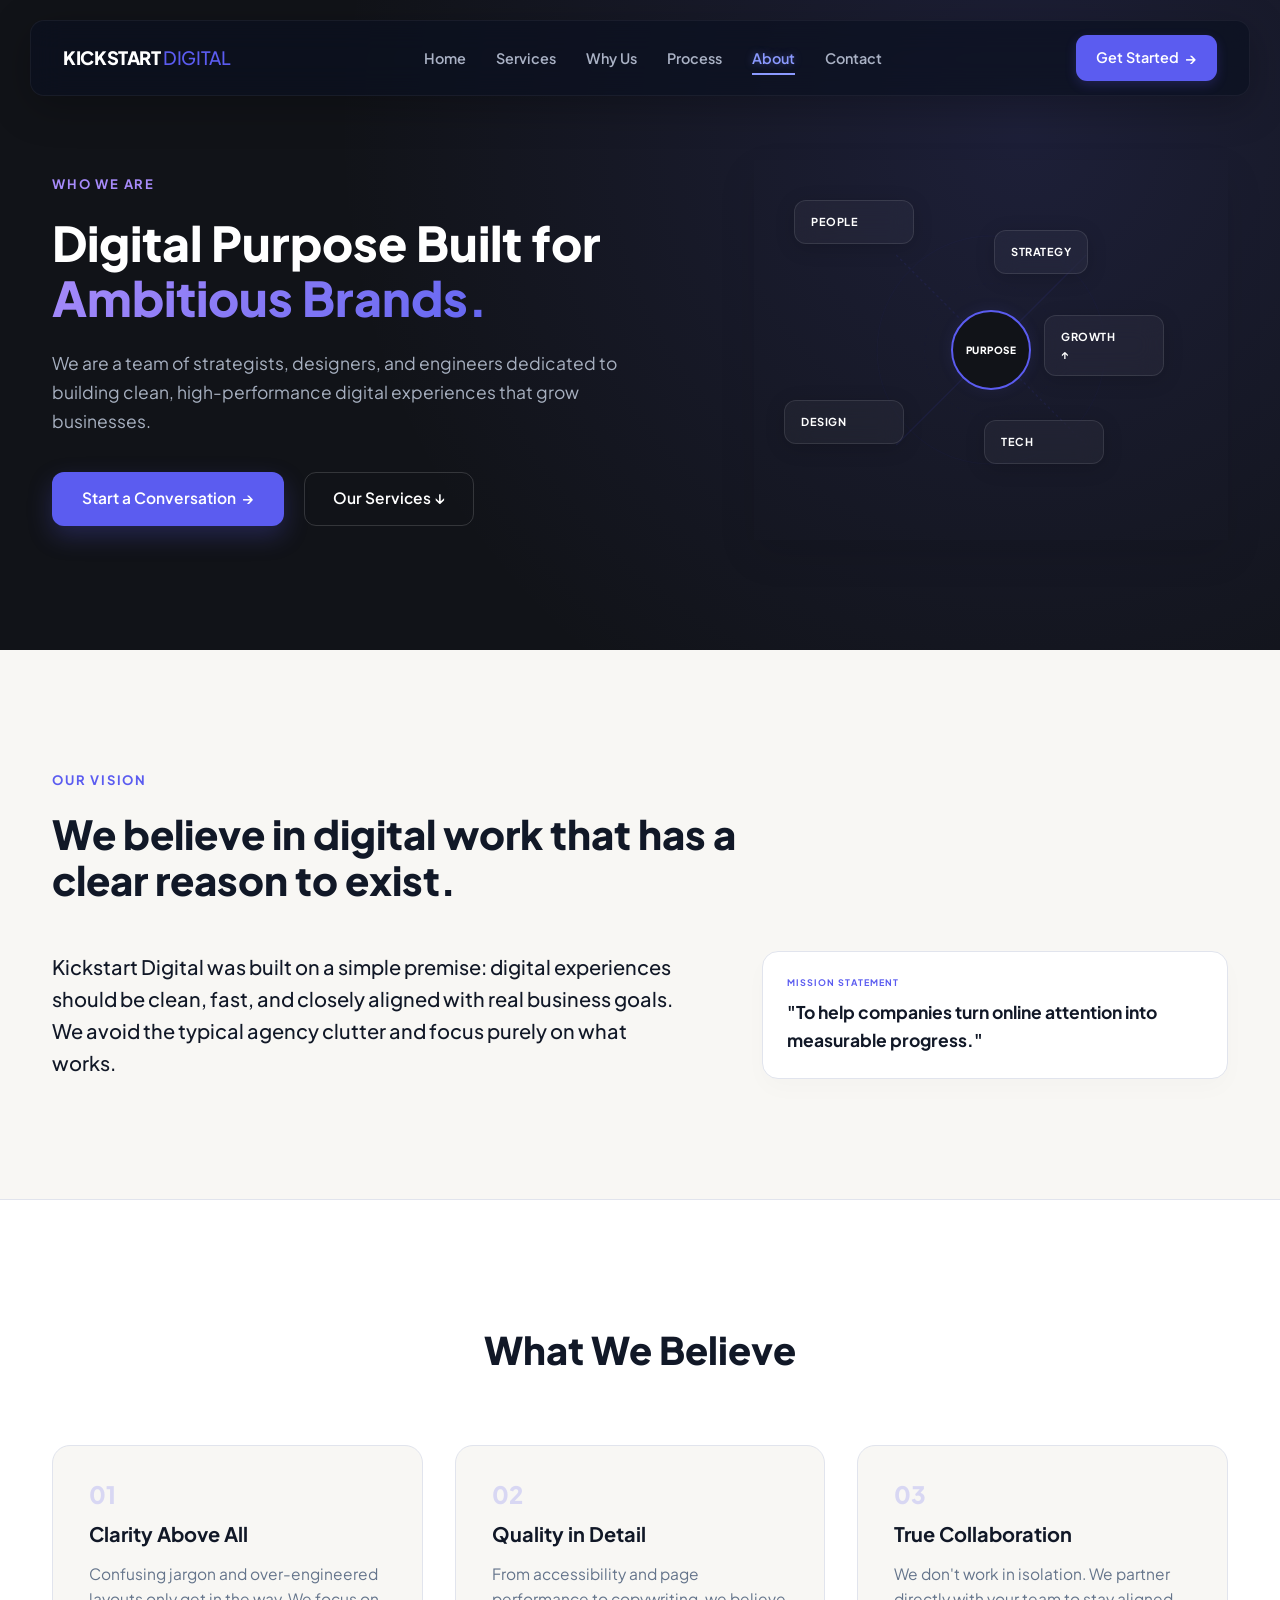
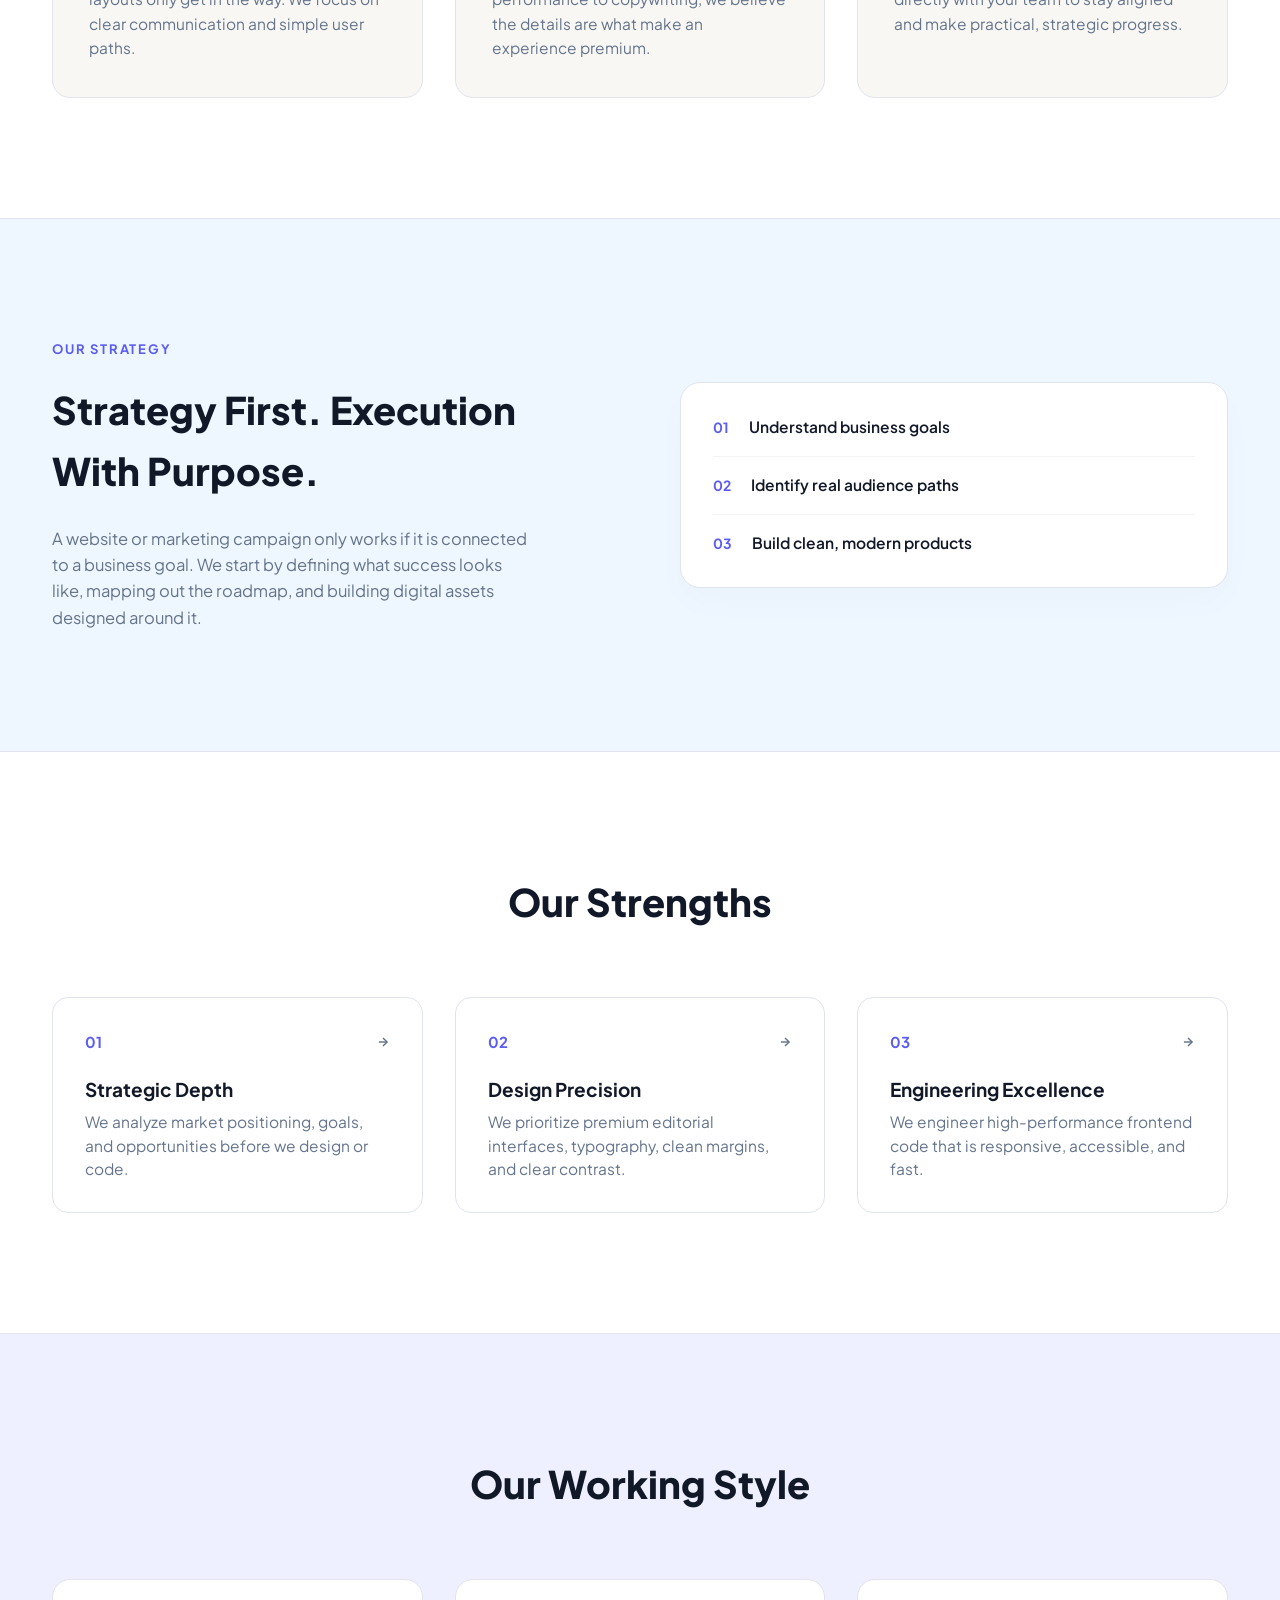
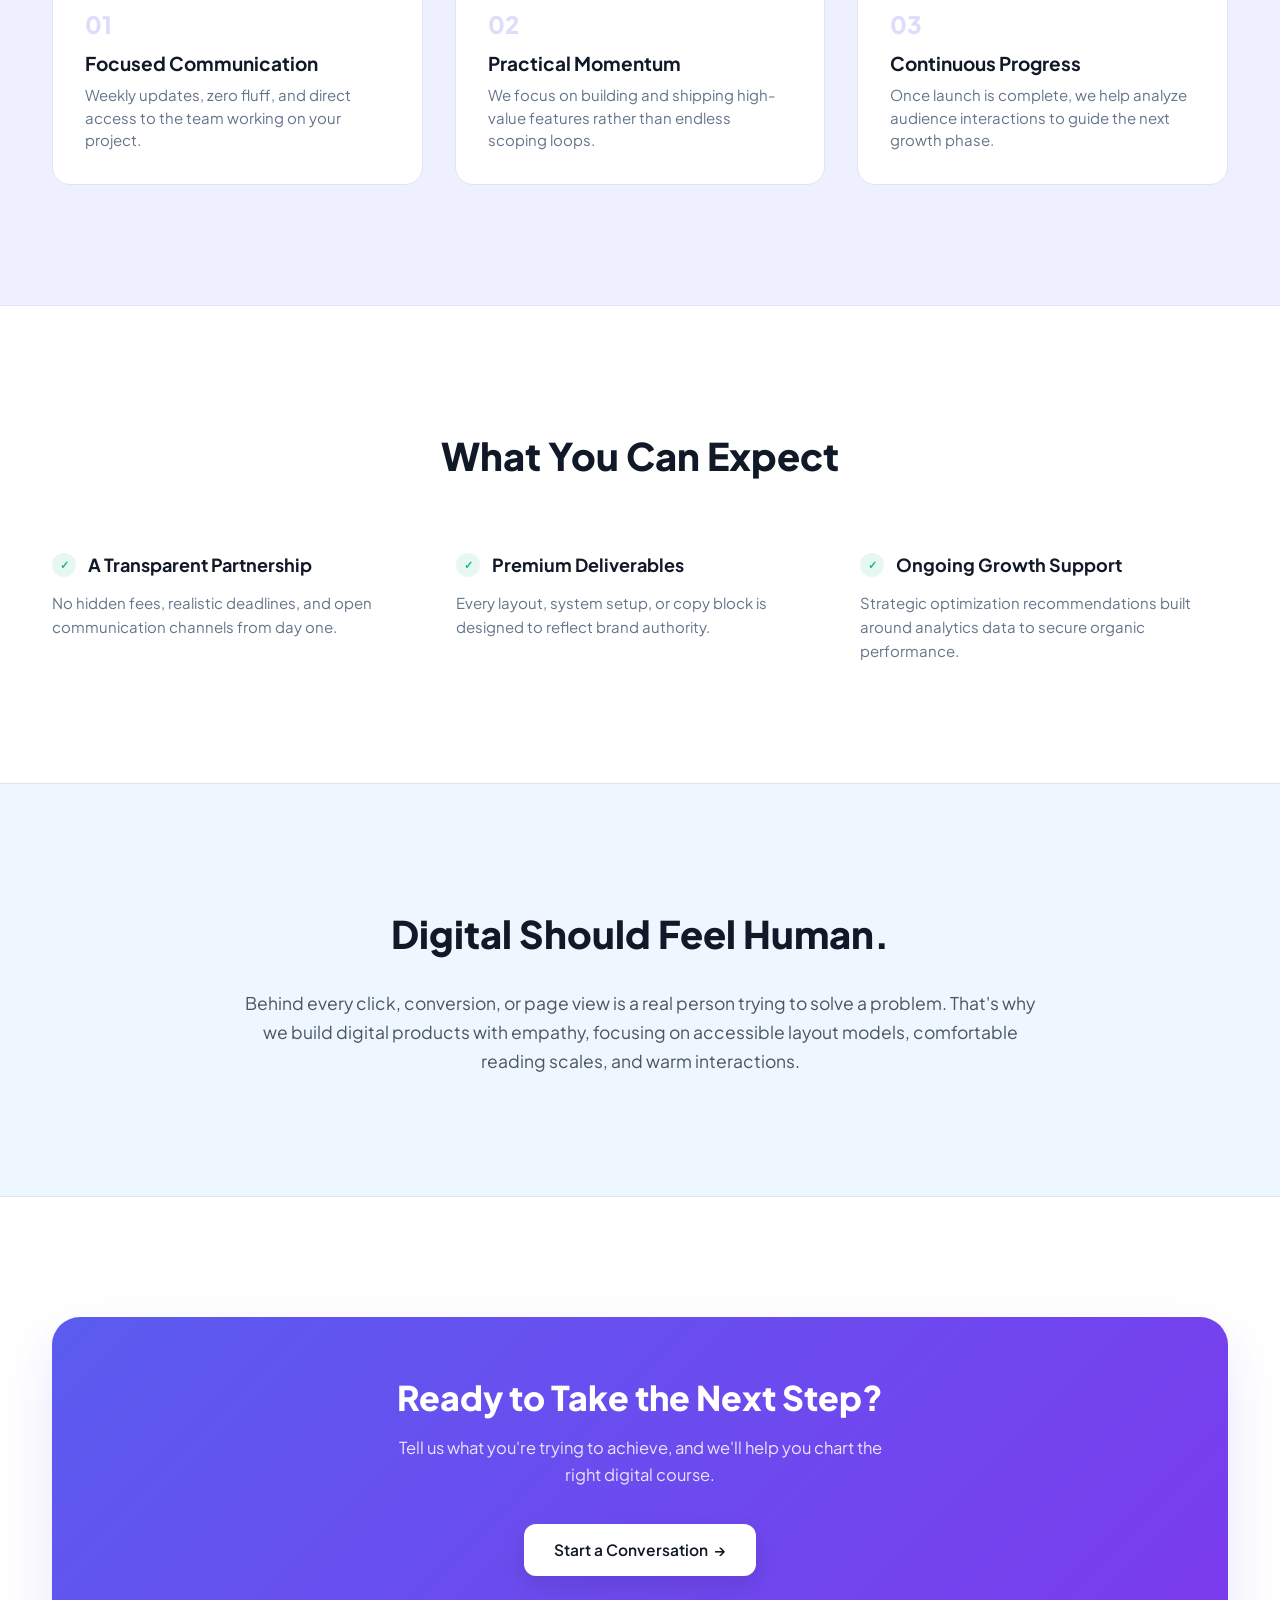
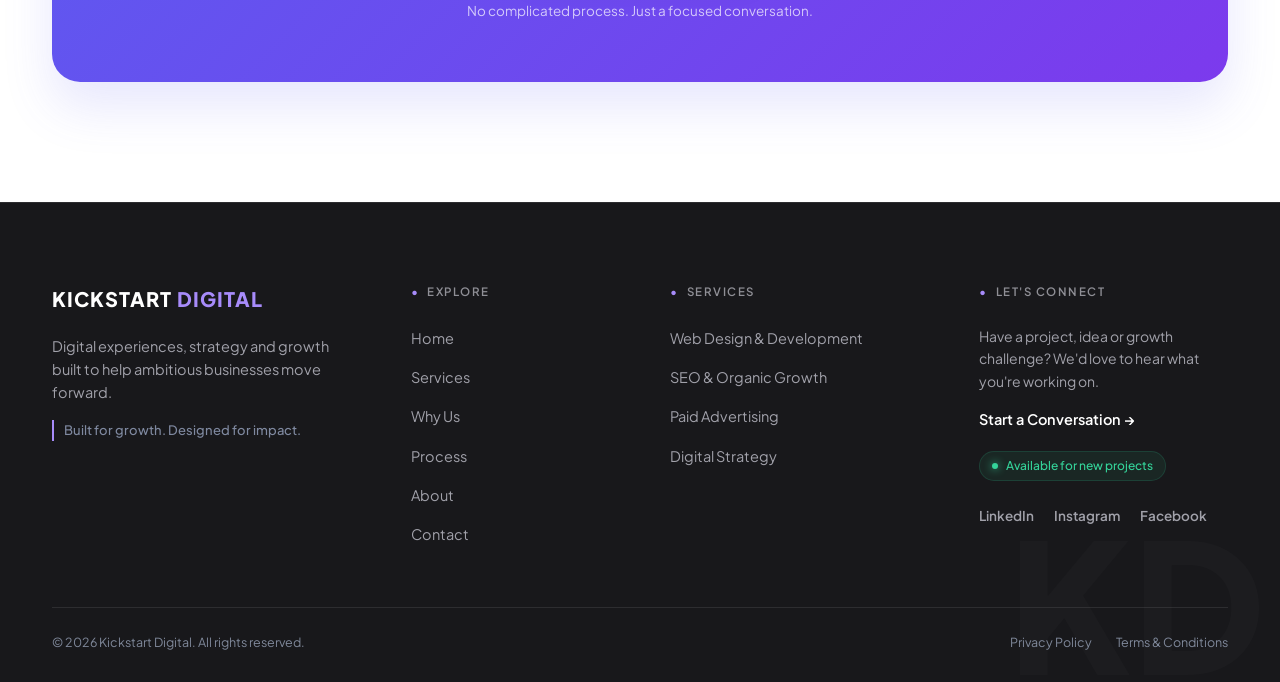
<file: about.html>
<!DOCTYPE html>
<html lang="en">
<head>
    <meta charset="UTF-8">
    <meta name="viewport" content="width=device-width, initial-scale=1.0">
    <title>Who We Are | Kickstart Digital</title>
    <meta name="description" content="Learn more about Kickstart Digital — a premium digital growth agency focused on web design, strategy, search optimization, and marketing solutions.">
    <link rel="preconnect" href="https://fonts.googleapis.com">
    <link rel="preconnect" href="https://fonts.gstatic.com" crossorigin>
    <link href="https://fonts.googleapis.com/css2?family=Plus+Jakarta+Sans:wght@400;500;600;700;800&display=swap" rel="stylesheet">
    <link rel="stylesheet" href="style.css">
</head>
<body class="kd-about-page">
    <!-- Header / Navigation -->
    <header class="site-header scrolled" id="site-header">
        <div class="header-container">
            <a href="index.html" class="logo">
                KICKSTART<span>DIGITAL</span>
            </a>
            
            <nav class="main-navigation" id="main-navigation">
                <ul>
                    <li><a href="index.html" class="nav-link">Home</a></li>
                    <li><a href="services.html" class="nav-link">Services</a></li>
                    <li><a href="why-us.html" class="nav-link">Why Us</a></li>
                    <li><a href="process.html" class="nav-link">Process</a></li>
                    <li><a href="about.html" class="nav-link active">About</a></li>
                    <li><a href="contact.html" class="nav-link">Contact</a></li>
                </ul>
            </nav>
            
            <div class="header-cta">
                <a href="contact.html" class="btn btn-primary btn-header">Get Started <span class="header-arrow">→</span></a>
            </div>
            
            <button class="mobile-menu-toggle" id="mobile-menu-toggle" aria-label="Toggle Menu" aria-expanded="false">
                <span class="hamburger-line"></span>
                <span class="hamburger-line"></span>
                <span class="hamburger-line"></span>
            </button>
        </div>
    </header>

    <!-- Mobile Navigation Menu overlay -->
    <div class="mobile-menu-overlay" id="mobile-menu-overlay">
        <nav class="mobile-navigation">
            <ul>
                <li><a href="index.html" class="mobile-nav-link">Home</a></li>
                <li><a href="services.html" class="mobile-nav-link">Services</a></li>
                <li><a href="why-us.html" class="mobile-nav-link">Why Us</a></li>
                <li><a href="process.html" class="mobile-nav-link">Process</a></li>
                <li><a href="about.html" class="mobile-nav-link active">About</a></li>
                <li><a href="contact.html" class="mobile-nav-link">Contact</a></li>
                <li><a href="contact.html" class="btn btn-primary btn-mobile-cta">Get Started</a></li>
            </ul>
        </nav>
    </div>

    <!-- Main Content Container -->
    <main>
        <!-- Section 1: About Hero -->
        <section class="kd-about-hero">
            <div class="kd-about-hero-glow"></div>
            <div class="kd-about-hero-container">
                <div class="kd-about-hero-grid">
                    <!-- Left: Content Copy -->
                    <div class="kd-about-hero-content">
                        <span class="kd-about-hero-eyebrow">WHO WE ARE</span>
                        <h1 class="kd-about-hero-heading">
                            Digital Purpose Built for <span class="gradient-highlight">Ambitious Brands.</span>
                        </h1>
                        <p class="kd-about-hero-support">
                            We are a team of strategists, designers, and engineers dedicated to building clean, high-performance digital experiences that grow businesses.
                        </p>
                        <div class="kd-about-hero-actions">
                            <a href="contact.html" class="btn-about-hero-primary">Start a Conversation <span class="cta-arrow">→</span></a>
                            <a href="services.html" class="btn-about-hero-secondary">Our Services ↓</a>
                        </div>
                    </div>
                    
                    <!-- Right: Abstract strategic SVG connection visual -->
                    <div class="kd-about-hero-visual-wrapper kd-services-floating-wrapper" id="about-interactive-visual">
                        <div class="kd-about-hero-visual kd-services-floating-inner">
                            <!-- SVG decorative path networks -->
                            <svg viewBox="0 0 400 400" fill="none" class="about-hero-svg">
                                <circle cx="200" cy="200" r="120" stroke="rgba(91,92,240,0.03)" stroke-width="1.5"></circle>
                                <circle cx="200" cy="200" r="70" stroke="rgba(91,92,240,0.02)" stroke-width="1.5" stroke-dasharray="4 4"></circle>
                                <!-- Interactive node connection paths -->
                                <path id="path-people" d="M100,100 L200,200" stroke="rgba(91,92,240,0.1)" stroke-width="1.5" stroke-dasharray="3 3"></path>
                                <path id="path-strategy" d="M300,100 L200,200" stroke="rgba(91,92,240,0.1)" stroke-width="1.5"></path>
                                <path id="path-design" d="M100,300 L200,200" stroke="rgba(91,92,240,0.1)" stroke-width="1.5"></path>
                                <path id="path-tech" d="M300,300 L200,200" stroke="rgba(91,92,240,0.1)" stroke-width="1.5" stroke-dasharray="3 3"></path>
                            </svg>

                            <!-- Centre Node: Purpose -->
                            <div class="about-purpose-centre">
                                <span class="tag">PURPOSE</span>
                            </div>

                            <!-- Floating Editorial Layer 1: People (Top Left) -->
                            <div class="about-editorial-layer layer-people" style="top: 40px; left: 40px;">
                                <span class="lbl">PEOPLE</span>
                                <div class="people-dots-connector">
                                    <span class="dot"></span><span class="dot"></span>
                                </div>
                            </div>

                            <!-- Floating Editorial Layer 2: Strategy (Top Right) -->
                            <div class="floating-sub-panel layer-strategy" style="top: 70px; left: 240px;">
                                <span class="tag">STRATEGY</span>
                                <div class="strategy-path-preview"></div>
                            </div>

                            <!-- Floating Editorial Layer 3: Design (Bottom Left) -->
                            <div class="about-editorial-layer layer-design" style="top: 240px; left: 30px;">
                                <span class="lbl">DESIGN</span>
                                <div class="crop-frame-preview"></div>
                            </div>

                            <!-- Floating Editorial Layer 4: Technology (Bottom Right) -->
                            <div class="about-editorial-layer layer-tech" style="top: 260px; left: 230px;">
                                <span class="lbl">TECH</span>
                                <div class="terminal-block-preview"></div>
                            </div>

                            <!-- Floating Editorial Layer 5: Growth (Bottom Centre) -->
                            <div class="about-editorial-layer layer-growth" style="top: 155px; left: 290px;">
                                <span class="lbl">GROWTH</span>
                                <div class="growth-arrow-preview">↑</div>
                            </div>
                        </div>
                    </div>
                </div>
            </div>
        </section>

        <!-- Section 2: Who We Are -->
        <section class="kd-about-intro">
            <div class="kd-about-intro-container">
                <span class="kd-about-intro-eyebrow">OUR VISION</span>
                <h2 class="kd-about-intro-heading">We believe in digital work that has a clear reason to exist.</h2>
                <div class="kd-about-intro-grid">
                    <p class="intro-paragraph-main">
                        Kickstart Digital was built on a simple premise: digital experiences should be clean, fast, and closely aligned with real business goals. We avoid the typical agency clutter and focus purely on what works.
                    </p>
                    <div class="intro-statement-card">
                        <span class="intro-statement-tag">MISSION STATEMENT</span>
                        <p class="intro-statement-text">"To help companies turn online attention into measurable progress."</p>
                    </div>
                </div>
            </div>
        </section>

        <!-- Section 3: What We Believe -->
        <section class="kd-about-beliefs">
            <div class="kd-about-beliefs-container">
                <h2 class="kd-about-beliefs-heading">What We Believe</h2>
                
                <div class="kd-about-beliefs-grid">
                    <!-- Belief 1 -->
                    <div class="kd-about-belief-card">
                        <span class="num">01</span>
                        <h3 class="title">Clarity Above All</h3>
                        <p class="desc">
                            Confusing jargon and over-engineered layouts only get in the way. We focus on clear communication and simple user paths.
                        </p>
                    </div>
                    
                    <!-- Belief 2 -->
                    <div class="kd-about-belief-card">
                        <span class="num">02</span>
                        <h3 class="title">Quality in Detail</h3>
                        <p class="desc">
                            From accessibility and page performance to copywriting, we believe the details are what make an experience premium.
                        </p>
                    </div>
                    
                    <!-- Belief 3 -->
                    <div class="kd-about-belief-card">
                        <span class="num">03</span>
                        <h3 class="title">True Collaboration</h3>
                        <p class="desc">
                            We don't work in isolation. We partner directly with your team to stay aligned and make practical, strategic progress.
                        </p>
                    </div>
                </div>
            </div>
        </section>

        <!-- Section 4: Our Approach -->
        <section class="kd-about-approach">
            <div class="kd-about-approach-container">
                <div class="kd-about-approach-grid">
                    <div class="kd-about-approach-content">
                        <span class="kd-about-approach-eyebrow">OUR STRATEGY</span>
                        <h2 class="kd-about-approach-heading">Strategy First. Execution With Purpose.</h2>
                        <p class="kd-about-approach-desc">
                            A website or marketing campaign only works if it is connected to a business goal. We start by defining what success looks like, mapping out the roadmap, and building digital assets designed around it.
                        </p>
                    </div>
                    <div class="kd-about-approach-visual-wrapper">
                        <div class="kd-about-approach-panel">
                            <div class="panel-row">
                                <span class="num">01</span>
                                <span class="text">Understand business goals</span>
                            </div>
                            <div class="panel-row">
                                <span class="num">02</span>
                                <span class="text">Identify real audience paths</span>
                            </div>
                            <div class="panel-row">
                                <span class="num">03</span>
                                <span class="text">Build clean, modern products</span>
                            </div>
                        </div>
                    </div>
                </div>
            </div>
        </section>

        <!-- Section 5: What We Bring to the Table -->
        <section class="kd-about-strengths">
            <div class="kd-about-strengths-container">
                <h2 class="kd-about-strengths-heading">Our Strengths</h2>
                
                <div class="kd-about-strengths-grid">
                    <!-- Strength 1 -->
                    <div class="expect-item-card">
                        <div class="meta">
                            <span class="num">01</span>
                            <svg class="arrow" width="14" height="14" viewBox="0 0 24 24" fill="none" stroke="currentColor" stroke-width="2.5">
                                <line x1="5" y1="12" x2="19" y2="12"></line>
                                <polyline points="12 5 19 12 12 19"></polyline>
                            </svg>
                        </div>
                        <h3 class="title">Strategic Depth</h3>
                        <p class="desc">We analyze market positioning, goals, and opportunities before we design or code.</p>
                    </div>
                    
                    <!-- Strength 2 -->
                    <div class="expect-item-card">
                        <div class="meta">
                            <span class="num">02</span>
                            <svg class="arrow" width="14" height="14" viewBox="0 0 24 24" fill="none" stroke="currentColor" stroke-width="2.5">
                                <line x1="5" y1="12" x2="19" y2="12"></line>
                                <polyline points="12 5 19 12 12 19"></polyline>
                            </svg>
                        </div>
                        <h3 class="title">Design Precision</h3>
                        <p class="desc">We prioritize premium editorial interfaces, typography, clean margins, and clear contrast.</p>
                    </div>
                    
                    <!-- Strength 3 -->
                    <div class="expect-item-card">
                        <div class="meta">
                            <span class="num">03</span>
                            <svg class="arrow" width="14" height="14" viewBox="0 0 24 24" fill="none" stroke="currentColor" stroke-width="2.5">
                                <line x1="5" y1="12" x2="19" y2="12"></line>
                                <polyline points="12 5 19 12 12 19"></polyline>
                            </svg>
                        </div>
                        <h3 class="title">Engineering Excellence</h3>
                        <p class="desc">We engineer high-performance frontend code that is responsive, accessible, and fast.</p>
                    </div>
                </div>
            </div>
        </section>

        <!-- Section 6: Our Working Style -->
        <section class="kd-about-style">
            <div class="kd-about-style-container">
                <h2 class="kd-about-style-heading">Our Working Style</h2>
                
                <div class="kd-about-style-grid">
                    <div class="kd-about-style-item">
                        <span class="num">01</span>
                        <h3 class="title">Focused Communication</h3>
                        <p class="desc">Weekly updates, zero fluff, and direct access to the team working on your project.</p>
                    </div>
                    <div class="kd-about-style-item">
                        <span class="num">02</span>
                        <h3 class="title">Practical Momentum</h3>
                        <p class="desc">We focus on building and shipping high-value features rather than endless scoping loops.</p>
                    </div>
                    <div class="kd-about-style-item">
                        <span class="num">03</span>
                        <h3 class="title">Continuous Progress</h3>
                        <p class="desc">Once launch is complete, we help analyze audience interactions to guide the next growth phase.</p>
                    </div>
                </div>
            </div>
        </section>

        <!-- Section 7: Client Experience -->
        <section class="kd-about-ux">
            <div class="kd-about-ux-container">
                <h2 class="kd-about-ux-heading">What You Can Expect</h2>
                
                <div class="kd-about-ux-list">
                    <div class="kd-about-ux-item">
                        <div class="item-meta">
                            <div class="check-icon-box">✓</div>
                            <h3 class="title">A Transparent Partnership</h3>
                        </div>
                        <p class="desc">No hidden fees, realistic deadlines, and open communication channels from day one.</p>
                    </div>
                    <div class="kd-about-ux-item">
                        <div class="item-meta">
                            <div class="check-icon-box">✓</div>
                            <h3 class="title">Premium Deliverables</h3>
                        </div>
                        <p class="desc">Every layout, system setup, or copy block is designed to reflect brand authority.</p>
                    </div>
                    <div class="kd-about-ux-item">
                        <div class="item-meta">
                            <div class="check-icon-box">✓</div>
                            <h3 class="title">Ongoing Growth Support</h3>
                        </div>
                        <p class="desc">Strategic optimization recommendations built around analytics data to secure organic performance.</p>
                    </div>
                </div>
            </div>
        </section>

        <!-- Section 8: Digital Should Feel Human -->
        <section class="kd-about-human">
            <div class="kd-about-human-container">
                <div class="kd-about-human-grid">
                    <h2 class="kd-about-human-heading">Digital Should Feel Human.</h2>
                    <p class="kd-about-human-desc">
                        Behind every click, conversion, or page view is a real person trying to solve a problem. That's why we build digital products with empathy, focusing on accessible layout models, comfortable reading scales, and warm interactions.
                    </p>
                </div>
            </div>
        </section>

        <!-- Section 9: Short CTA -->
        <section class="kd-about-cta">
            <div class="kd-about-cta-container">
                <div class="kd-about-cta-panel">
                    <h2 class="kd-about-cta-heading">Ready to Take the Next Step?</h2>
                    <p class="kd-about-cta-support">Tell us what you're trying to achieve, and we'll help you chart the right digital course.</p>
                    <div class="kd-about-cta-actions">
                        <a href="contact.html" class="btn-about-cta">Start a Conversation <span class="cta-arrow">→</span></a>
                    </div>
                    <p class="kd-about-cta-footer-caption">No complicated process. Just a focused conversation.</p>
                </div>
            </div>
        </section>
    </main>

    <!-- Footer Section -->
    <footer class="kd-premium-footer">
        <div class="kd-footer-container">
            <div class="kd-footer-watermark">KD</div>
            <div class="kd-footer-main">
                <div class="kd-footer-column kd-footer-brand">
                    <h3 class="kd-footer-logo">
                        <span class="logo-white">KICKSTART</span> <span class="logo-violet">DIGITAL</span>
                    </h3>
                    <p class="kd-footer-brand-desc">Digital experiences, strategy and growth built to help ambitious businesses move forward.</p>
                    <p class="kd-footer-brand-tagline">Built for growth. Designed for impact.</p>
                </div>
                <div class="kd-footer-column">
                    <h3 class="kd-footer-heading"><span class="heading-dot">•</span> EXPLORE</h3>
                    <nav class="kd-footer-nav" aria-label="Footer Explore Navigation">
                        <ul class="kd-footer-links">
                            <li><a href="index.html" class="kd-footer-link">Home</a></li>
                            <li><a href="services.html" class="kd-footer-link">Services</a></li>
                            <li><a href="why-us.html" class="kd-footer-link">Why Us</a></li>
                            <li><a href="process.html" class="kd-footer-link">Process</a></li>
                            <li><a href="about.html" class="kd-footer-link">About</a></li>
                            <li><a href="contact.html" class="kd-footer-link">Contact</a></li>
                        </ul>
                    </nav>
                </div>
                <div class="kd-footer-column">
                    <h3 class="kd-footer-heading"><span class="heading-dot">•</span> SERVICES</h3>
                    <nav class="kd-footer-nav" aria-label="Footer Services Navigation">
                        <ul class="kd-footer-links">
                            <li><a href="services.html" class="kd-footer-link">Web Design & Development</a></li>
                            <li><a href="services.html" class="kd-footer-link">SEO & Organic Growth</a></li>
                            <li><a href="services.html" class="kd-footer-link">Paid Advertising</a></li>
                            <li><a href="services.html" class="kd-footer-link">Digital Strategy</a></li>
                        </ul>
                    </nav>
                </div>
                <div class="kd-footer-column">
                    <h3 class="kd-footer-heading"><span class="heading-dot">•</span> LET'S CONNECT</h3>
                    <p class="kd-footer-connect-desc">Have a project, idea or growth challenge? We'd love to hear what you're working on.</p>
                    <a href="contact.html" class="kd-footer-connect-cta">Start a Conversation →</a>
                    <div class="kd-footer-status">
                        <span class="status-dot"></span>
                        <span class="status-text">Available for new projects</span>
                    </div>
                    <div class="kd-footer-socials">
                        <a href="#" class="kd-footer-social-link">LinkedIn</a>
                        <a href="#" class="kd-footer-social-link">Instagram</a>
                        <a href="#" class="kd-footer-social-link">Facebook</a>
                    </div>
                </div>
            </div>
            <div class="kd-footer-divider"></div>
            <div class="kd-footer-bottom">
                <div class="kd-footer-copyright">
                    <p>© 2026 Kickstart Digital. All rights reserved.</p>
                </div>
                <div class="kd-footer-legal">
                    <a href="privacy-policy.html" class="kd-footer-legal-link">Privacy Policy</a>
                    <a href="terms-and-conditions.html" class="kd-footer-legal-link">Terms & Conditions</a>
                </div>
            </div>
        </div>
    </footer>

    <script src="script.js"></script>
</body>
</html>
</file>
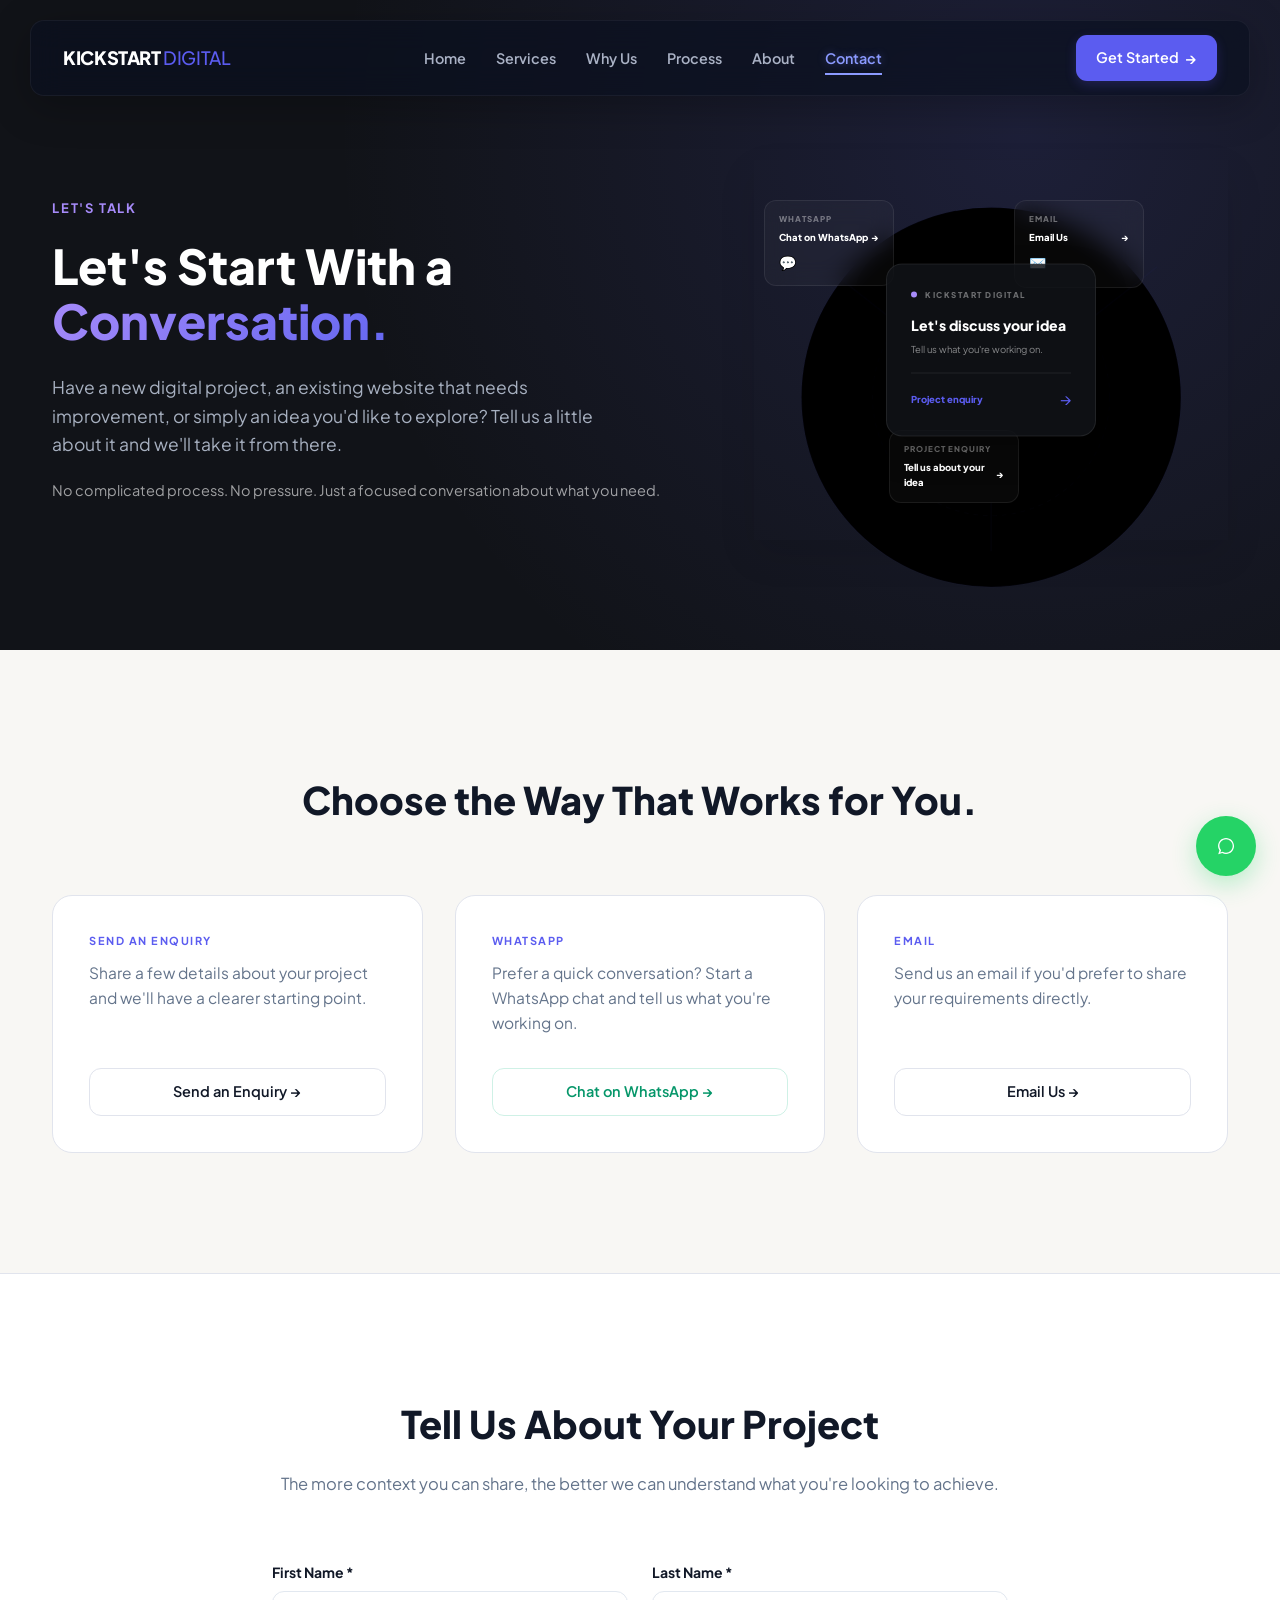
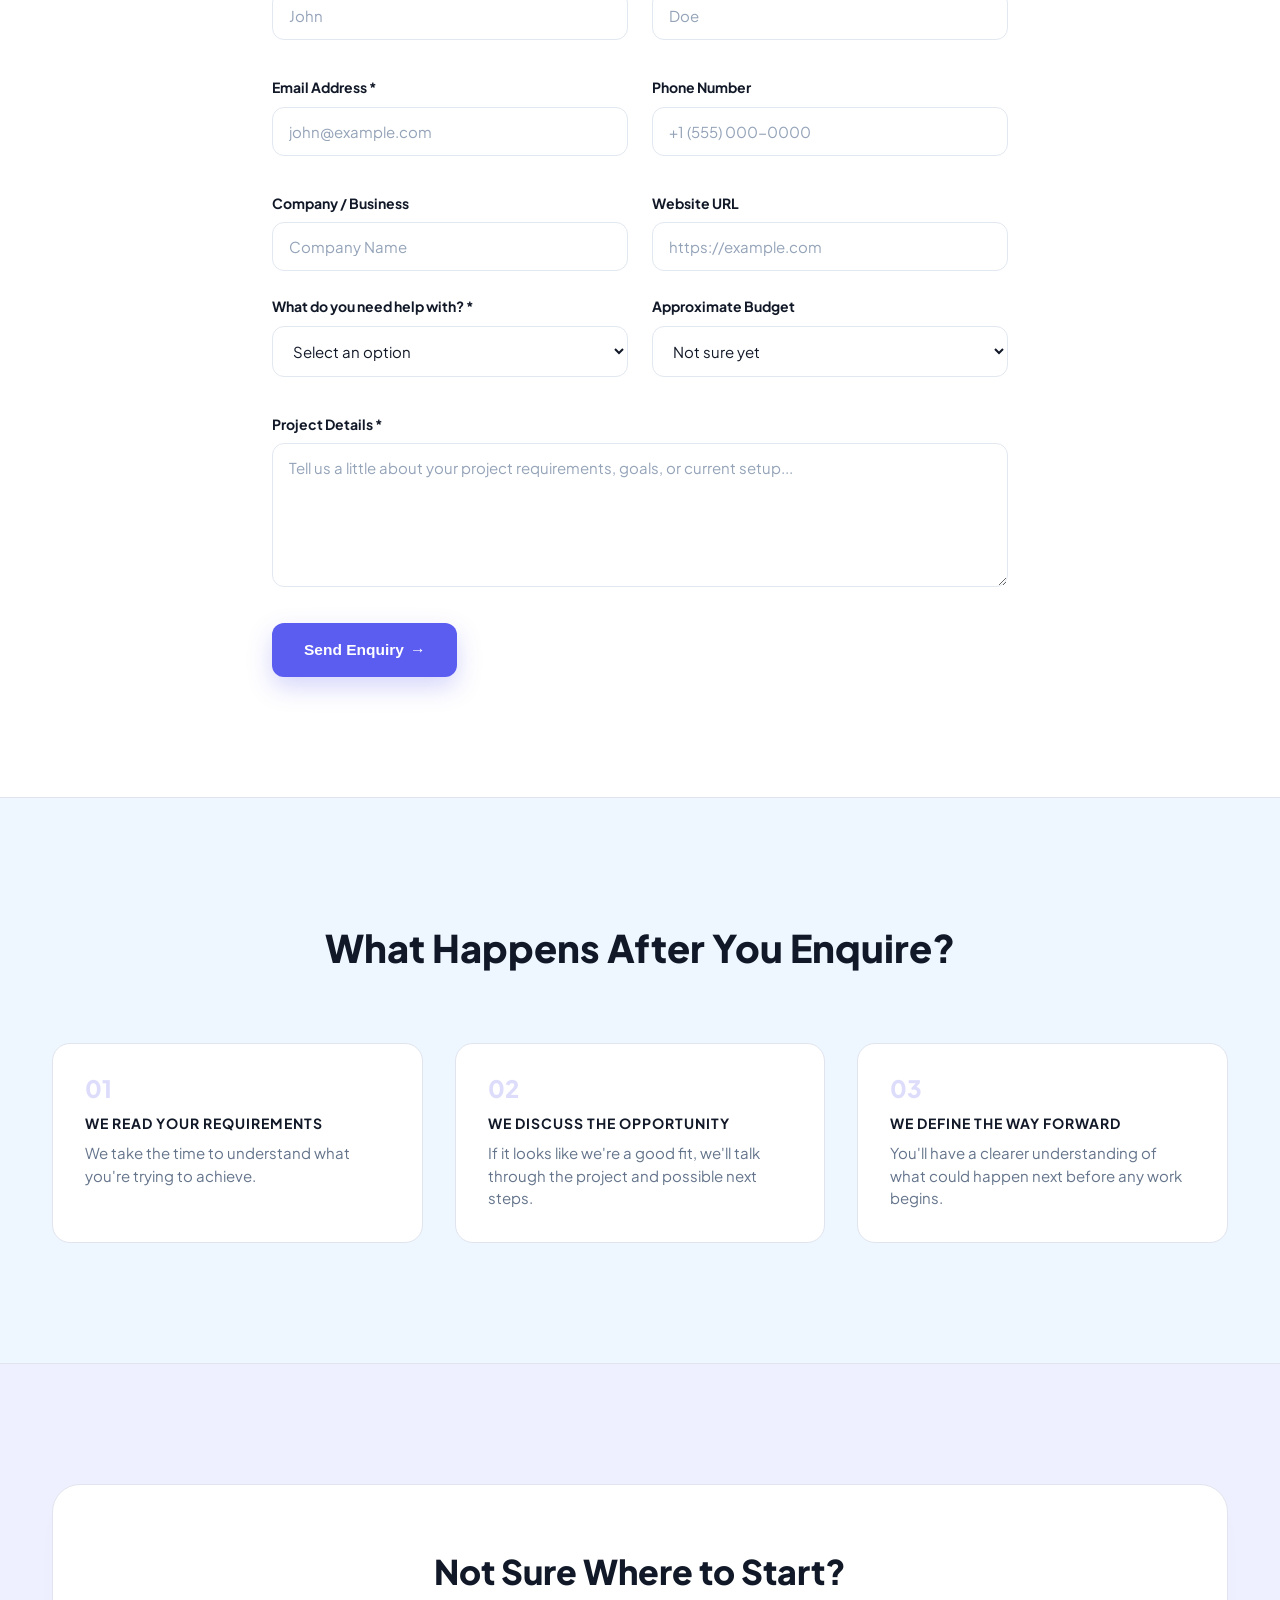
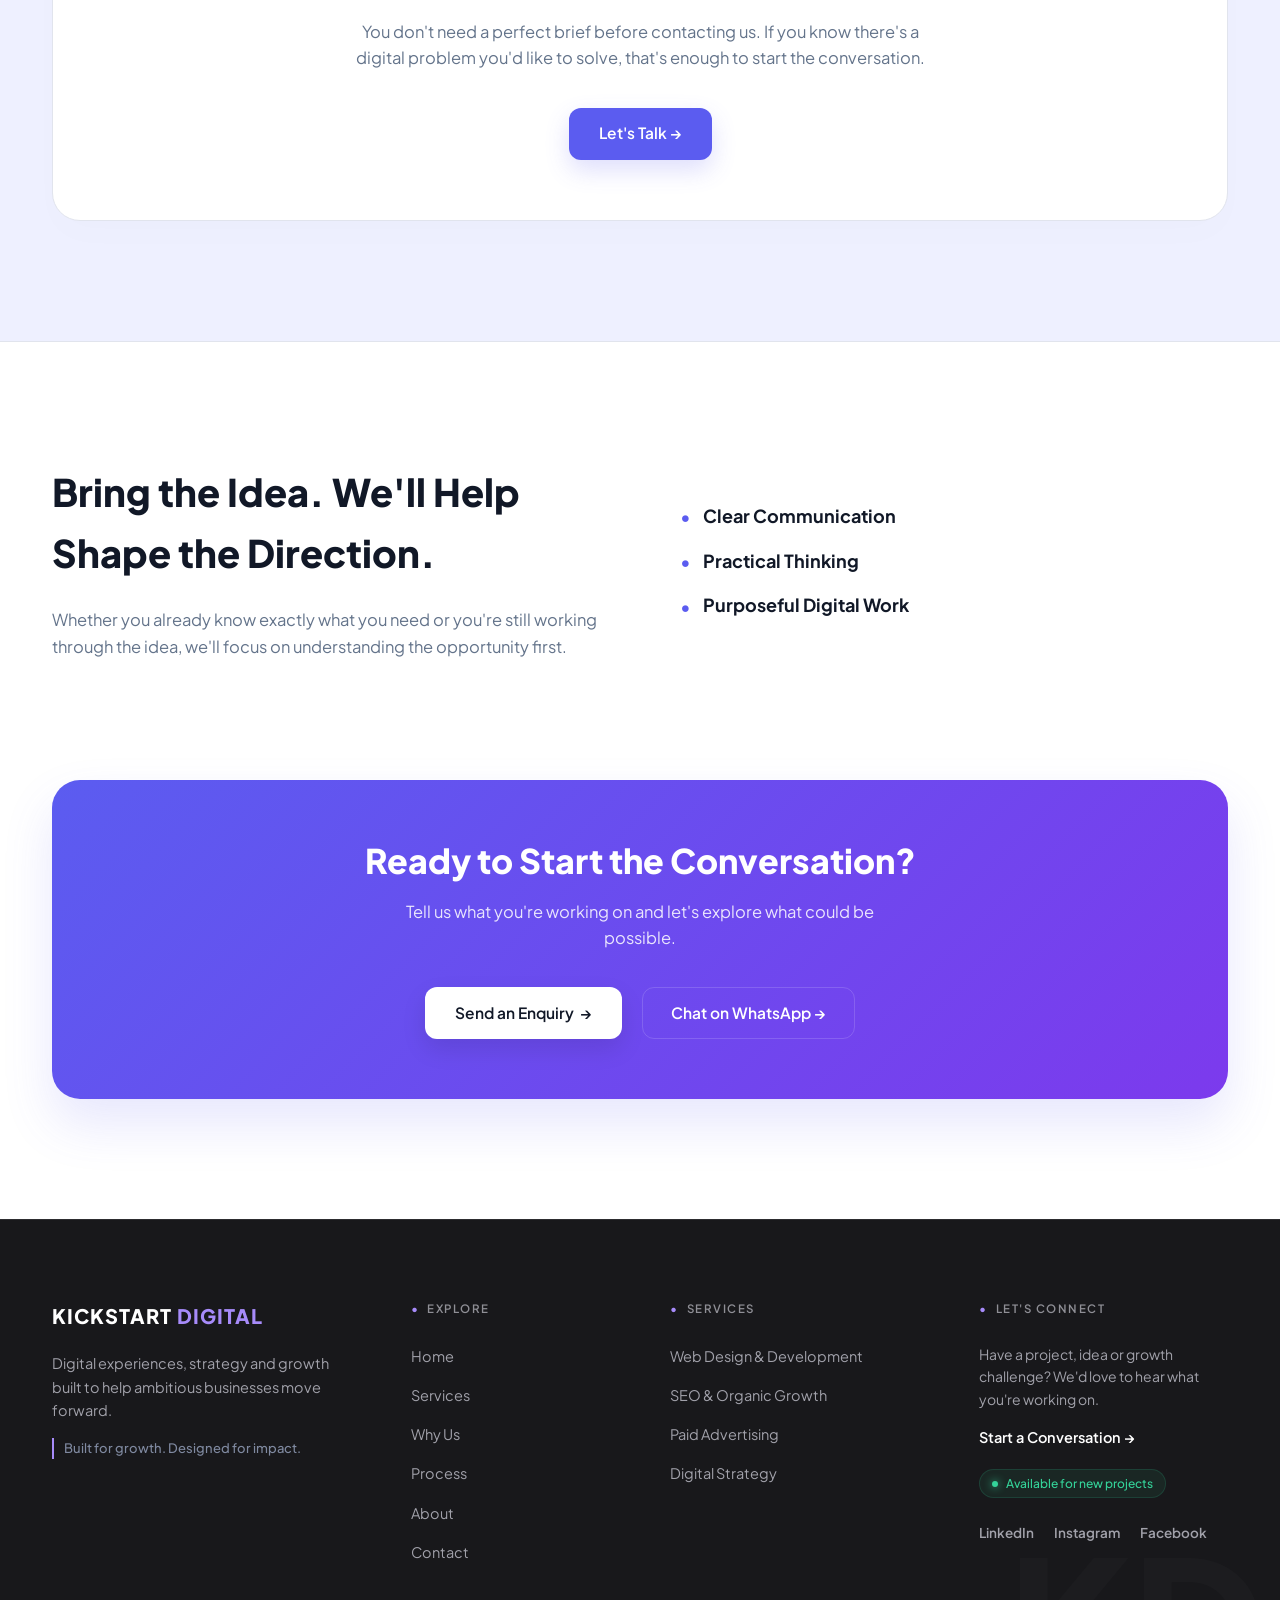
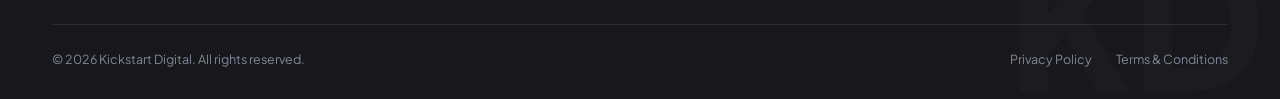
<file: contact.html>
<!DOCTYPE html>
<html lang="en">
<head>
    <meta charset="UTF-8">
    <meta name="viewport" content="width=device-width, initial-scale=1.0">
    <title>Contact Kickstart Digital | Start a Conversation</title>
    <meta name="description" content="Get in touch with Kickstart Digital to discuss your website, digital marketing, SEO or digital project. Start with a simple conversation.">
    <link rel="preconnect" href="https://fonts.googleapis.com">
    <link rel="preconnect" href="https://fonts.gstatic.com" crossorigin>
    <link href="https://fonts.googleapis.com/css2?family=Plus+Jakarta+Sans:wght@400;500;600;700;800&display=swap" rel="stylesheet">
    <link rel="stylesheet" href="style.css">
</head>
<body class="kd-contact-page">
    <!-- Header / Navigation -->
    <header class="site-header scrolled" id="site-header">
        <div class="header-container">
            <a href="index.html" class="logo">
                KICKSTART<span>DIGITAL</span>
            </a>
            
            <nav class="main-navigation" id="main-navigation">
                <ul>
                    <li><a href="index.html" class="nav-link">Home</a></li>
                    <li><a href="services.html" class="nav-link">Services</a></li>
                    <li><a href="why-us.html" class="nav-link">Why Us</a></li>
                    <li><a href="process.html" class="nav-link">Process</a></li>
                    <li><a href="about.html" class="nav-link">About</a></li>
                    <li><a href="contact.html" class="nav-link active">Contact</a></li>
                </ul>
            </nav>
            
            <div class="header-cta">
                <a href="contact.html" class="btn btn-primary btn-header active">Get Started <span class="header-arrow">→</span></a>
            </div>
            
            <button class="mobile-menu-toggle" id="mobile-menu-toggle" aria-label="Toggle Menu" aria-expanded="false">
                <span class="hamburger-line"></span>
                <span class="hamburger-line"></span>
                <span class="hamburger-line"></span>
            </button>
        </div>
    </header>

    <!-- Mobile Navigation Menu overlay -->
    <div class="mobile-menu-overlay" id="mobile-menu-overlay">
        <nav class="mobile-navigation">
            <ul>
                <li><a href="index.html" class="mobile-nav-link">Home</a></li>
                <li><a href="services.html" class="mobile-nav-link">Services</a></li>
                <li><a href="why-us.html" class="mobile-nav-link">Why Us</a></li>
                <li><a href="process.html" class="mobile-nav-link">Process</a></li>
                <li><a href="about.html" class="mobile-nav-link">About</a></li>
                <li><a href="contact.html" class="mobile-nav-link active">Contact</a></li>
                <li><a href="contact.html" class="btn btn-primary btn-mobile-cta">Get Started</a></li>
            </ul>
        </nav>
    </div>

    <!-- Main Content Container -->
    <main>
        <!-- Section 1: Contact Hero -->
        <section class="kd-contact-hero">
            <div class="kd-contact-hero-glow"></div>
            <div class="kd-contact-hero-container">
                <div class="kd-contact-hero-grid">
                    <!-- Left: Content Copy -->
                    <div class="kd-contact-hero-content">
                        <span class="kd-contact-hero-eyebrow">LET'S TALK</span>
                        <h1 class="kd-contact-hero-heading">
                            Let's Start With a <span class="gradient-highlight">Conversation.</span>
                        </h1>
                        <p class="kd-contact-hero-support">
                            Have a new digital project, an existing website that needs improvement, or simply an idea you'd like to explore? Tell us a little about it and we'll take it from there.
                        </p>
                        <p class="kd-contact-hero-trust-tagline">
                            No complicated process. No pressure. Just a focused conversation about what you need.
                        </p>
                    </div>
                    
                    <!-- Right: Abstract strategic SVG message visual -->
                    <div class="kd-contact-hero-visual-wrapper kd-services-floating-wrapper" id="contact-interactive-visual">
                        <div class="kd-contact-hero-visual kd-services-floating-inner">
                            <!-- Background map decoration -->
                            <div class="contact-bg-decor">
                                <svg viewBox="0 0 400 400" class="bg-grid-svg">
                                    <circle cx="200" cy="200" r="160" stroke="rgba(91,92,240,0.03)" stroke-width="1"></circle>
                                    <circle cx="200" cy="200" r="100" stroke="rgba(91,92,240,0.02)" stroke-width="1" stroke-dasharray="4 4"></circle>
                                    <!-- Interactive node connection paths -->
                                    <line id="contact-line-whatsapp" x1="200" y1="200" x2="60" y2="90" stroke="rgba(91,92,240,0.15)" stroke-width="1.5" fill="none"></line>
                                    <line id="contact-line-email" x1="200" y1="200" x2="340" y2="90" stroke="rgba(91,92,240,0.15)" stroke-width="1.5" fill="none"></line>
                                    <line id="contact-line-project" x1="200" y1="200" x2="200" y2="330" stroke="rgba(91,92,240,0.15)" stroke-width="1.5" fill="none"></line>
                                </svg>
                            </div>

                            <!-- Centre Main Card: Let's Talk -->
                            <div class="contact-hub-centre">
                                <div class="hub-header">
                                    <span class="hub-dot"></span>
                                    <span class="hub-brand">KICKSTART DIGITAL</span>
                                </div>
                                <h3 class="hub-title">Let's discuss your idea</h3>
                                <p class="hub-sub">Tell us what you're working on.</p>
                                <div class="hub-footer">
                                    <span class="action-lbl">Project enquiry</span>
                                    <span class="arrow">→</span>
                                </div>
                            </div>

                            <!-- Floating Node 1: WhatsApp -->
                            <a href="https://wa.me/917200291544?text=Hi%20Kickstart%20Digital%2C%20I%27d%20like%20to%20discuss%20a%20digital%20project." target="_blank" rel="noopener noreferrer" class="contact-comms-node node-whatsapp" style="top: 40px; left: 10px;">
                                <span class="lbl">WHATSAPP</span>
                                <p class="desc">Chat on WhatsApp <span class="arr">→</span></p>
                                <div class="whatsapp-bubble-decor">💬</div>
                            </a>

                            <!-- Floating Node 2: Email -->
                            <a href="mailto:hello@kickstartdigital.com" class="contact-comms-node node-email" style="top: 40px; left: 260px;">
                                <span class="lbl">EMAIL</span>
                                <p class="desc">Email Us <span class="arr">→</span></p>
                                <div class="email-envelope-decor">✉️</div>
                            </a>

                            <!-- Floating Node 3: Project -->
                            <a href="#contact-form" class="contact-comms-node node-project" style="top: 270px; left: 135px;">
                                <span class="lbl">PROJECT ENQUIRY</span>
                                <p class="desc">Tell us about your idea <span class="arr">→</span></p>
                                <div class="project-mock-fields">
                                    <span class="fld"></span><span class="fld"></span>
                                </div>
                            </a>
                        </div>
                    </div>
                </div>
            </div>
        </section>

        <!-- Section 2: Contact Options -->
        <section class="kd-contact-options">
            <div class="kd-contact-options-container">
                <h2 class="kd-contact-options-heading">Choose the Way That Works for You.</h2>
                
                <div class="kd-contact-options-grid">
                    <!-- Option 01: Enquiry Form -->
                    <div class="kd-contact-option-card">
                        <h3 class="title">SEND AN ENQUIRY</h3>
                        <p class="desc">Share a few details about your project and we'll have a clearer starting point.</p>
                        <a href="#contact-form" class="btn-option">Send an Enquiry →</a>
                    </div>
                    
                    <!-- Option 02: WhatsApp encoding -->
                    <div class="kd-contact-option-card">
                        <h3 class="title">WHATSAPP</h3>
                        <p class="desc">Prefer a quick conversation? Start a WhatsApp chat and tell us what you're working on.</p>
                        <!-- REPLACE WITH KICKSTART DIGITAL WHATSAPP NUMBER -->
                        <a href="https://wa.me/917200291544?text=Hi%20Kickstart%20Digital%2C%20I%27d%20like%20to%20discuss%20a%20digital%20project." target="_blank" rel="noopener noreferrer" class="btn-option accent-whatsapp">Chat on WhatsApp →</a>
                    </div>
                    
                    <!-- Option 03: Email -->
                    <div class="kd-contact-option-card">
                        <h3 class="title">EMAIL</h3>
                        <p class="desc">Send us an email if you'd prefer to share your requirements directly.</p>
                        <a href="mailto:hello@kickstartdigital.com" class="btn-option">Email Us →</a>
                    </div>
                </div>
            </div>
        </section>

        <!-- Section 3: Premium Enquiry Form -->
        <section class="kd-contact-form-section" id="contact-form">
            <div class="kd-contact-form-container">
                <div class="kd-contact-form-intro">
                    <h2 class="form-title">Tell Us About Your Project</h2>
                    <p class="form-support">The more context you can share, the better we can understand what you're looking to achieve.</p>
                </div>
                
                <div class="kd-contact-form-wrapper">
                    <!-- Success banner placeholder -->
                    <div class="form-success-banner" id="form-success-banner" style="display: none;">
                        <div class="success-icon">✓</div>
                        <p class="success-message">Thank you — your enquiry has been received. We'll be in touch soon.</p>
                    </div>

                    <!-- FORM_ENDPOINT Configuration: Add your submission endpoint in the action attribute below -->
                    <form id="project-enquiry-form" action="#" method="POST" class="enquiry-form">
                        <div class="form-grid-two-col">
                            <div class="form-field">
                                <label for="first-name">First Name *</label>
                                <input type="text" id="first-name" name="first_name" placeholder="John" required>
                                <span class="error-msg" id="first-name-error"></span>
                            </div>
                            <div class="form-field">
                                <label for="last-name">Last Name *</label>
                                <input type="text" id="last-name" name="last_name" placeholder="Doe" required>
                                <span class="error-msg" id="last-name-error"></span>
                            </div>
                        </div>
                        
                        <div class="form-grid-two-col">
                            <div class="form-field">
                                <label for="email-address">Email Address *</label>
                                <input type="email" id="email-address" name="email" placeholder="john@example.com" required>
                                <span class="error-msg" id="email-error"></span>
                            </div>
                            <div class="form-field">
                                <label for="phone-number">Phone Number</label>
                                <input type="tel" id="phone-number" name="phone" placeholder="+1 (555) 000-0000">
                            </div>
                        </div>
                        
                        <div class="form-grid-two-col">
                            <div class="form-field">
                                <label for="company-business">Company / Business</label>
                                <input type="text" id="company-business" name="company" placeholder="Company Name">
                            </div>
                            <div class="form-field">
                                <label for="website-url">Website URL</label>
                                <input type="url" id="website-url" name="website" placeholder="https://example.com">
                            </div>
                        </div>
                        
                        <div class="form-grid-two-col">
                            <div class="form-field">
                                <label for="help-select">What do you need help with? *</label>
                                <select id="help-select" name="help_category" required>
                                    <option value="" disabled selected>Select an option</option>
                                    <option value="Website Design & Development">Website Design & Development</option>
                                    <option value="Digital Marketing">Digital Marketing</option>
                                    <option value="SEO">SEO</option>
                                    <option value="Website Improvement">Website Improvement</option>
                                    <option value="Landing Page">Landing Page</option>
                                    <option value="E-commerce">E-commerce</option>
                                    <option value="Something Else">Something Else</option>
                                </select>
                                <span class="error-msg" id="category-error"></span>
                            </div>
                            <div class="form-field">
                                <label for="budget-select">Approximate Budget</label>
                                <select id="budget-select" name="budget">
                                    <option value="Not sure yet">Not sure yet</option>
                                    <option value="Under $1,000">Under $1,000</option>
                                    <option value="$1,000 – $3,000">$1,000 – $3,000</option>
                                    <option value="$3,000 – $5,000">$3,000 – $5,000</option>
                                    <option value="$5,000+">$5,000+</option>
                                </select>
                            </div>
                        </div>
                        
                        <div class="form-field full-width">
                            <label for="project-details">Project Details *</label>
                            <textarea id="project-details" name="details" rows="6" placeholder="Tell us a little about your project requirements, goals, or current setup..." required></textarea>
                            <span class="error-msg" id="details-error"></span>
                        </div>
                        
                        <div class="form-actions">
                            <button type="submit" class="btn-submit">Send Enquiry <span class="cta-arrow">→</span></button>
                        </div>
                    </form>
                </div>
            </div>
        </section>

        <!-- Section 4: What Happens After You Enquire -->
        <section class="kd-contact-nextsteps">
            <div class="kd-contact-nextsteps-container">
                <h2 class="kd-contact-nextsteps-heading">What Happens After You Enquire?</h2>
                
                <div class="kd-contact-nextsteps-grid">
                    <div class="kd-nextstep-card">
                        <span class="num">01</span>
                        <h3 class="title">WE READ YOUR REQUIREMENTS</h3>
                        <p class="desc">We take the time to understand what you're trying to achieve.</p>
                    </div>
                    <div class="kd-nextstep-card">
                        <span class="num">02</span>
                        <h3 class="title">WE DISCUSS THE OPPORTUNITY</h3>
                        <p class="desc">If it looks like we're a good fit, we'll talk through the project and possible next steps.</p>
                    </div>
                    <div class="kd-nextstep-card">
                        <span class="num">03</span>
                        <h3 class="title">WE DEFINE THE WAY FORWARD</h3>
                        <p class="desc">You'll have a clearer understanding of what could happen next before any work begins.</p>
                    </div>
                </div>
            </div>
        </section>

        <!-- Section 5: Good Fit -->
        <section class="kd-contact-fit">
            <div class="kd-contact-fit-container">
                <div class="kd-contact-fit-panel">
                    <h2 class="kd-contact-fit-heading">Not Sure Where to Start?</h2>
                    <p class="kd-contact-fit-desc">
                        You don't need a perfect brief before contacting us. If you know there's a digital problem you'd like to solve, that's enough to start the conversation.
                    </p>
                    <a href="#contact-form" class="btn-fit">Let's Talk →</a>
                </div>
            </div>
        </section>

        <!-- Section 6: Contact Reassurance -->
        <section class="kd-contact-reassurance">
            <div class="kd-contact-reassurance-container">
                <div class="kd-contact-reassurance-grid">
                    <div class="kd-reassurance-left">
                        <h2 class="kd-reassurance-heading">Bring the Idea. We'll Help Shape the Direction.</h2>
                        <p class="kd-reassurance-desc">
                            Whether you already know exactly what you need or you're still working through the idea, we'll focus on understanding the opportunity first.
                        </p>
                    </div>
                    <div class="kd-reassurance-right">
                        <ul class="reassurance-bullets">
                            <li>
                                <span class="bullet-dot">•</span>
                                <span class="bullet-text">Clear Communication</span>
                            </li>
                            <li>
                                <span class="bullet-dot">•</span>
                                <span class="bullet-text">Practical Thinking</span>
                            </li>
                            <li>
                                <span class="bullet-dot">•</span>
                                <span class="bullet-text">Purposeful Digital Work</span>
                            </li>
                        </ul>
                    </div>
                </div>
            </div>
        </section>

        <!-- Section 7: Final CTA -->
        <section class="kd-contact-final-cta">
            <div class="kd-contact-final-cta-container">
                <div class="kd-contact-final-cta-panel">
                    <h2 class="kd-contact-final-cta-heading">Ready to Start the Conversation?</h2>
                    <p class="kd-contact-final-cta-support">Tell us what you're working on and let's explore what could be possible.</p>
                    <div class="kd-contact-final-cta-actions">
                        <a href="#contact-form" class="btn-final-cta-primary">Send an Enquiry <span class="cta-arrow">→</span></a>
                        <!-- REPLACE WITH KICKSTART DIGITAL WHATSAPP NUMBER -->
                        <a href="https://wa.me/917200291544?text=Hi%20Kickstart%20Digital%2C%20I%27d%20like%20to%20discuss%20a%20digital%20project." target="_blank" rel="noopener noreferrer" class="btn-final-cta-secondary">Chat on WhatsApp →</a>
                    </div>
                </div>
            </div>
        </section>
    </main>

    <!-- Floating WhatsApp button -->
    <!-- REPLACE WITH KICKSTART DIGITAL WHATSAPP NUMBER -->
    <a href="https://wa.me/917200291544?text=Hi%20Kickstart%20Digital%2C%20I%27d%20like%20to%20discuss%20a%20digital%20project." target="_blank" rel="noopener noreferrer" class="kd-floating-whatsapp-widget" aria-label="Chat with Kickstart Digital on WhatsApp">
        <svg viewBox="0 0 24 24" class="whatsapp-widget-svg">
            <path d="M12.031 6c-3.302 0-6 2.698-6 6a6 6 0 0 0 1.072 3.393L6.16 18.28l3.011-.989A5.992 5.992 0 0 0 12.031 18c3.302 0 6-2.698 6-6s-2.698-6-6-6zm0 11a4.99 4.99 0 0 1-2.527-.687l-1.802.592.597-1.785A4.985 4.985 0 0 1 7.031 12c0-2.757 2.243-5 5-5s5 2.243 5 5-2.243 5-5 5z" fill="#FFFFFF"></path>
        </svg>
    </a>

    <!-- Footer Section -->
    <footer class="kd-premium-footer">
        <div class="kd-footer-container">
            <div class="kd-footer-watermark">KD</div>
            <div class="kd-footer-main">
                <div class="kd-footer-column kd-footer-brand">
                    <h3 class="kd-footer-logo">
                        <span class="logo-white">KICKSTART</span> <span class="logo-violet">DIGITAL</span>
                    </h3>
                    <p class="kd-footer-brand-desc">Digital experiences, strategy and growth built to help ambitious businesses move forward.</p>
                    <p class="kd-footer-brand-tagline">Built for growth. Designed for impact.</p>
                </div>
                <div class="kd-footer-column">
                    <h3 class="kd-footer-heading"><span class="heading-dot">•</span> EXPLORE</h3>
                    <nav class="kd-footer-nav" aria-label="Footer Explore Navigation">
                        <ul class="kd-footer-links">
                            <li><a href="index.html" class="kd-footer-link">Home</a></li>
                            <li><a href="services.html" class="kd-footer-link">Services</a></li>
                            <li><a href="why-us.html" class="kd-footer-link">Why Us</a></li>
                            <li><a href="process.html" class="kd-footer-link">Process</a></li>
                            <li><a href="about.html" class="kd-footer-link">About</a></li>
                            <li><a href="contact.html" class="kd-footer-link">Contact</a></li>
                        </ul>
                    </nav>
                </div>
                <div class="kd-footer-column">
                    <h3 class="kd-footer-heading"><span class="heading-dot">•</span> SERVICES</h3>
                    <nav class="kd-footer-nav" aria-label="Footer Services Navigation">
                        <ul class="kd-footer-links">
                            <li><a href="services.html" class="kd-footer-link">Web Design & Development</a></li>
                            <li><a href="services.html" class="kd-footer-link">SEO & Organic Growth</a></li>
                            <li><a href="services.html" class="kd-footer-link">Paid Advertising</a></li>
                            <li><a href="services.html" class="kd-footer-link">Digital Strategy</a></li>
                        </ul>
                    </nav>
                </div>
                <div class="kd-footer-column">
                    <h3 class="kd-footer-heading"><span class="heading-dot">•</span> LET'S CONNECT</h3>
                    <p class="kd-footer-connect-desc">Have a project, idea or growth challenge? We'd love to hear what you're working on.</p>
                    <a href="contact.html" class="kd-footer-connect-cta">Start a Conversation →</a>
                    <div class="kd-footer-status">
                        <span class="status-dot"></span>
                        <span class="status-text">Available for new projects</span>
                    </div>
                    <div class="kd-footer-socials">
                        <a href="#" class="kd-footer-social-link">LinkedIn</a>
                        <a href="#" class="kd-footer-social-link">Instagram</a>
                        <a href="#" class="kd-footer-social-link">Facebook</a>
                    </div>
                </div>
            </div>
            <div class="kd-footer-divider"></div>
            <div class="kd-footer-bottom">
                <div class="kd-footer-copyright">
                    <p>© 2026 Kickstart Digital. All rights reserved.</p>
                </div>
                <div class="kd-footer-legal">
                    <a href="privacy-policy.html" class="kd-footer-legal-link">Privacy Policy</a>
                    <a href="terms-and-conditions.html" class="kd-footer-legal-link">Terms & Conditions</a>
                </div>
            </div>
        </div>
    </footer>

    <script src="script.js"></script>
    <script>
        // Enquiry form inline validations & submission success handling
        document.addEventListener('DOMContentLoaded', () => {
            const form = document.getElementById('project-enquiry-form');
            if (!form) return;

            const fields = {
                firstName: { input: document.getElementById('first-name'), error: document.getElementById('first-name-error'), msg: 'Please enter your first name.' },
                lastName: { input: document.getElementById('last-name'), error: document.getElementById('last-name-error'), msg: 'Please enter your last name.' },
                email: { input: document.getElementById('email-address'), error: document.getElementById('email-error'), msg: 'Please enter a valid email address.' },
                category: { input: document.getElementById('help-select'), error: document.getElementById('category-error'), msg: 'Please select what you need help with.' },
                details: { input: document.getElementById('project-details'), error: document.getElementById('details-error'), msg: 'Please enter your project details.' }
            };

            const validateEmail = (email) => {
                const regex = /^[^\s@]+@[^\s@]+\.[^\s@]+$/;
                return regex.test(email);
            };

            form.addEventListener('submit', (e) => {
                e.preventDefault();
                let isValid = true;

                // Reset errors
                Object.values(fields).forEach(f => {
                    f.error.textContent = '';
                    f.input.classList.remove('input-error');
                });

                // Validation
                if (!fields.firstName.input.value.trim()) {
                    fields.firstName.error.textContent = fields.firstName.msg;
                    fields.firstName.input.classList.add('input-error');
                    isValid = false;
                }
                if (!fields.lastName.input.value.trim()) {
                    fields.lastName.error.textContent = fields.lastName.msg;
                    fields.lastName.input.classList.add('input-error');
                    isValid = false;
                }
                if (!validateEmail(fields.email.input.value.trim())) {
                    fields.email.error.textContent = fields.email.msg;
                    fields.email.input.classList.add('input-error');
                    isValid = false;
                }
                if (!fields.category.input.value) {
                    fields.category.error.textContent = fields.category.msg;
                    fields.category.input.classList.add('input-error');
                    isValid = false;
                }
                if (!fields.details.input.value.trim()) {
                    fields.details.error.textContent = fields.details.msg;
                    fields.details.input.classList.add('input-error');
                    isValid = false;
                }

                if (isValid) {
                    // Success handling
                    document.getElementById('form-success-banner').style.display = 'flex';
                    form.reset();
                    // Scroll to top of the form success message
                    document.getElementById('form-success-banner').scrollIntoView({ behavior: 'smooth' });
                }
            });
        });
    </script>
</body>
</html>
</file>
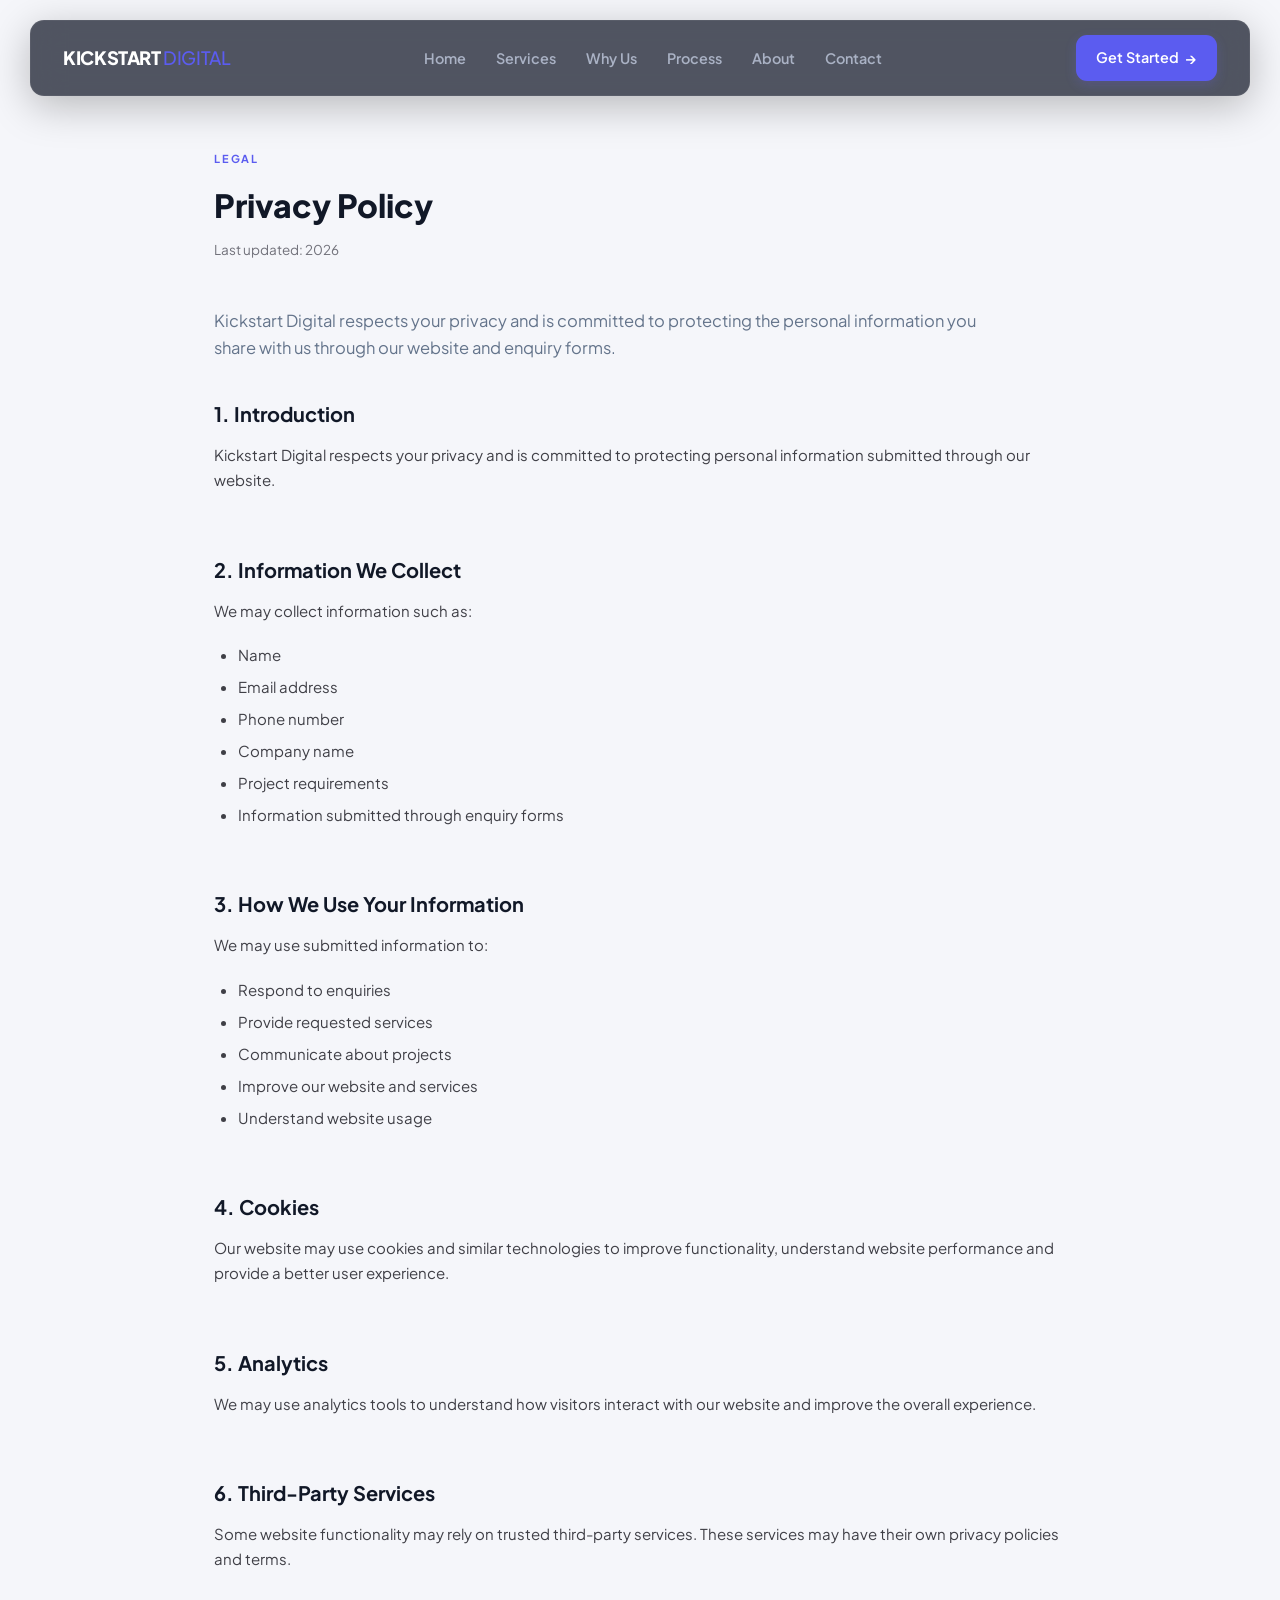
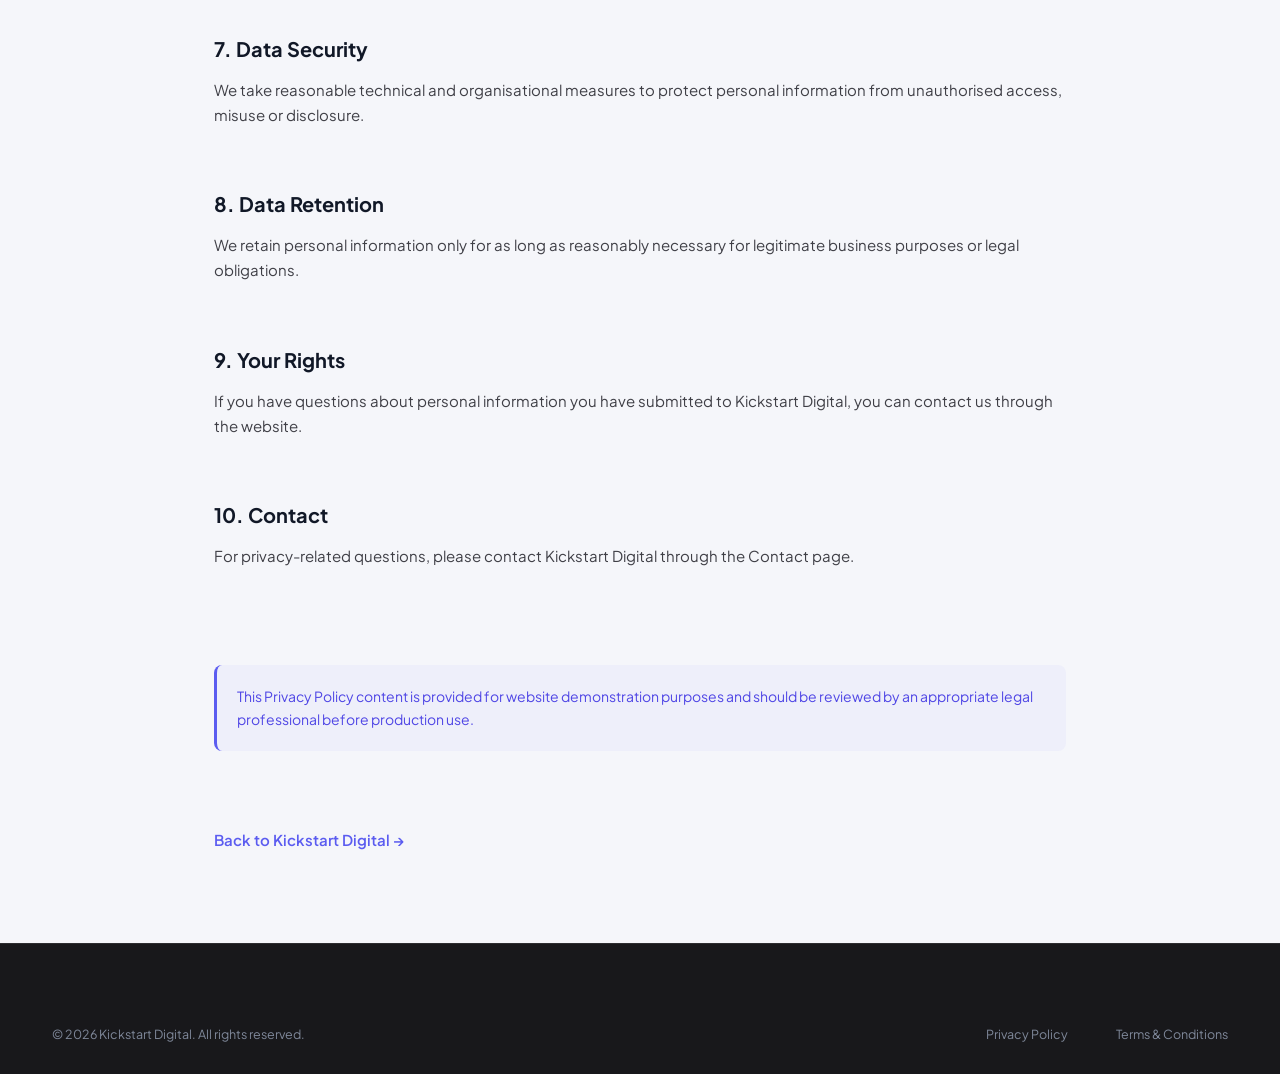
<file: privacy-policy.html>
<!DOCTYPE html>
<html lang="en">
<head>
    <meta charset="UTF-8">
    <meta name="viewport" content="width=device-width, initial-scale=1.0">
    <title>Privacy Policy | Kickstart Digital</title>
    <link rel="preconnect" href="https://fonts.googleapis.com">
    <link rel="preconnect" href="https://fonts.gstatic.com" crossorigin>
    <link href="https://fonts.googleapis.com/css2?family=Plus+Jakarta+Sans:wght@400;500;600;700;800&display=swap" rel="stylesheet">
    <link rel="stylesheet" href="style.css">
</head>
<body>
    <!-- Header / Navigation -->
    <header class="site-header scrolled" id="site-header">
        <div class="header-container">
            <a href="index.html" class="logo">
                KICKSTART<span>DIGITAL</span>
            </a>
            
            <nav class="main-navigation" id="main-navigation">
                <ul>
                    <li><a href="index.html" class="nav-link">Home</a></li>
                    <li><a href="services.html" class="nav-link">Services</a></li>
                    <li><a href="why-us.html" class="nav-link">Why Us</a></li>
                    <li><a href="/#process" class="nav-link">Process</a></li>
                    <li><a href="about.html" class="nav-link">About</a></li>
                    <li><a href="contact.html" class="nav-link">Contact</a></li>
                </ul>
            </nav>
            
            <div class="header-cta">
                <a href="contact.html" class="btn btn-primary btn-header">Get Started <span class="header-arrow">→</span></a>
            </div>
        </div>
    </header>

    <!-- Main Content / Legal Policy Layout -->
    <main class="legal-page-template">
        <div class="legal-page-container">
            <span class="legal-eyebrow">LEGAL</span>
            <h1 class="legal-heading">Privacy Policy</h1>
            <p class="legal-meta">Last updated: 2026</p>
            
            <p class="legal-intro" style="font-size: 16.5px; line-height: 1.6; color: #64748B; margin-bottom: 2.5rem; max-width: 800px;">
                Kickstart Digital respects your privacy and is committed to protecting the personal information you share with us through our website and enquiry forms.
            </p>
            
            <div class="legal-grid">
                <!-- Side navigation table of contents -->
                <aside class="legal-side-nav">
                    <nav aria-label="Privacy Policy document outline">
                        <ul>
                            <li><a href="#intro" class="side-nav-link active">1. Introduction</a></li>
                            <li><a href="#collect" class="side-nav-link">2. Information We Collect</a></li>
                            <li><a href="#use" class="side-nav-link">3. How We Use Information</a></li>
                            <li><a href="#cookies" class="side-nav-link">4. Cookies</a></li>
                            <li><a href="#analytics" class="side-nav-link">5. Analytics</a></li>
                            <li><a href="#third-party" class="side-nav-link">6. Third-Party Services</a></li>
                            <li><a href="#security" class="side-nav-link">7. Data Security</a></li>
                            <li><a href="#retention" class="side-nav-link">8. Data Retention</a></li>
                            <li><a href="#rights" class="side-nav-link">9. Your Rights</a></li>
                            <li><a href="#contact" class="side-nav-link">10. Contact</a></li>
                        </ul>
                    </nav>
                </aside>
                
                <!-- Legal Content Body -->
                <article class="legal-content-body">
                    <section id="intro">
                        <h2>1. Introduction</h2>
                        <p>Kickstart Digital respects your privacy and is committed to protecting personal information submitted through our website.</p>
                    </section>
                    
                    <section id="collect">
                        <h2>2. Information We Collect</h2>
                        <p>We may collect information such as:</p>
                        <ul>
                            <li>Name</li>
                            <li>Email address</li>
                            <li>Phone number</li>
                            <li>Company name</li>
                            <li>Project requirements</li>
                            <li>Information submitted through enquiry forms</li>
                        </ul>
                    </section>
                    
                    <section id="use">
                        <h2>3. How We Use Your Information</h2>
                        <p>We may use submitted information to:</p>
                        <ul>
                            <li>Respond to enquiries</li>
                            <li>Provide requested services</li>
                            <li>Communicate about projects</li>
                            <li>Improve our website and services</li>
                            <li>Understand website usage</li>
                        </ul>
                    </section>
                    
                    <section id="cookies">
                        <h2>4. Cookies</h2>
                        <p>Our website may use cookies and similar technologies to improve functionality, understand website performance and provide a better user experience.</p>
                    </section>
                    
                    <section id="analytics">
                        <h2>5. Analytics</h2>
                        <p>We may use analytics tools to understand how visitors interact with our website and improve the overall experience.</p>
                    </section>
                    
                    <section id="third-party">
                        <h2>6. Third-Party Services</h2>
                        <p>Some website functionality may rely on trusted third-party services. These services may have their own privacy policies and terms.</p>
                    </section>
                    
                    <section id="security">
                        <h2>7. Data Security</h2>
                        <p>We take reasonable technical and organisational measures to protect personal information from unauthorised access, misuse or disclosure.</p>
                    </section>
                    
                    <section id="retention">
                        <h2>8. Data Retention</h2>
                        <p>We retain personal information only for as long as reasonably necessary for legitimate business purposes or legal obligations.</p>
                    </section>
                    
                    <section id="rights">
                        <h2>9. Your Rights</h2>
                        <p>If you have questions about personal information you have submitted to Kickstart Digital, you can contact us through the website.</p>
                    </section>
                    
                    <section id="contact">
                        <h2>10. Contact</h2>
                        <p>For privacy-related questions, please contact Kickstart Digital through the Contact page.</p>
                    </section>
                    
                    <div class="legal-disclaimer">
                        <p>This Privacy Policy content is provided for website demonstration purposes and should be reviewed by an appropriate legal professional before production use.</p>
                    </div>

                    <div style="margin-top: 2rem;">
                        <a href="index.html" class="kd-footer-link" style="font-weight: 600; color: #5B5CF0 !important; font-size: 15px !important;">Back to Kickstart Digital →</a>
                    </div>
                </article>
            </div>
        </div>
    </main>

    <!-- Footer Bar -->
    <footer class="kd-premium-footer">
        <div class="kd-footer-container">
            <div class="kd-footer-bottom">
                <div class="kd-footer-copyright">
                    <p>© 2026 Kickstart Digital. All rights reserved.</p>
                </div>
                <div class="kd-footer-legal">
                    <a href="privacy-policy.html" class="kd-footer-legal-link" style="color: #7F889A; text-decoration: none; margin-right: 1.5rem;">Privacy Policy</a>
                    <a href="terms-and-conditions.html" class="kd-footer-legal-link" style="color: #7F889A; text-decoration: none;">Terms & Conditions</a>
                </div>
            </div>
        </div>
    </footer>
    <script src="script.js"></script>
</body>
</html>
</file>
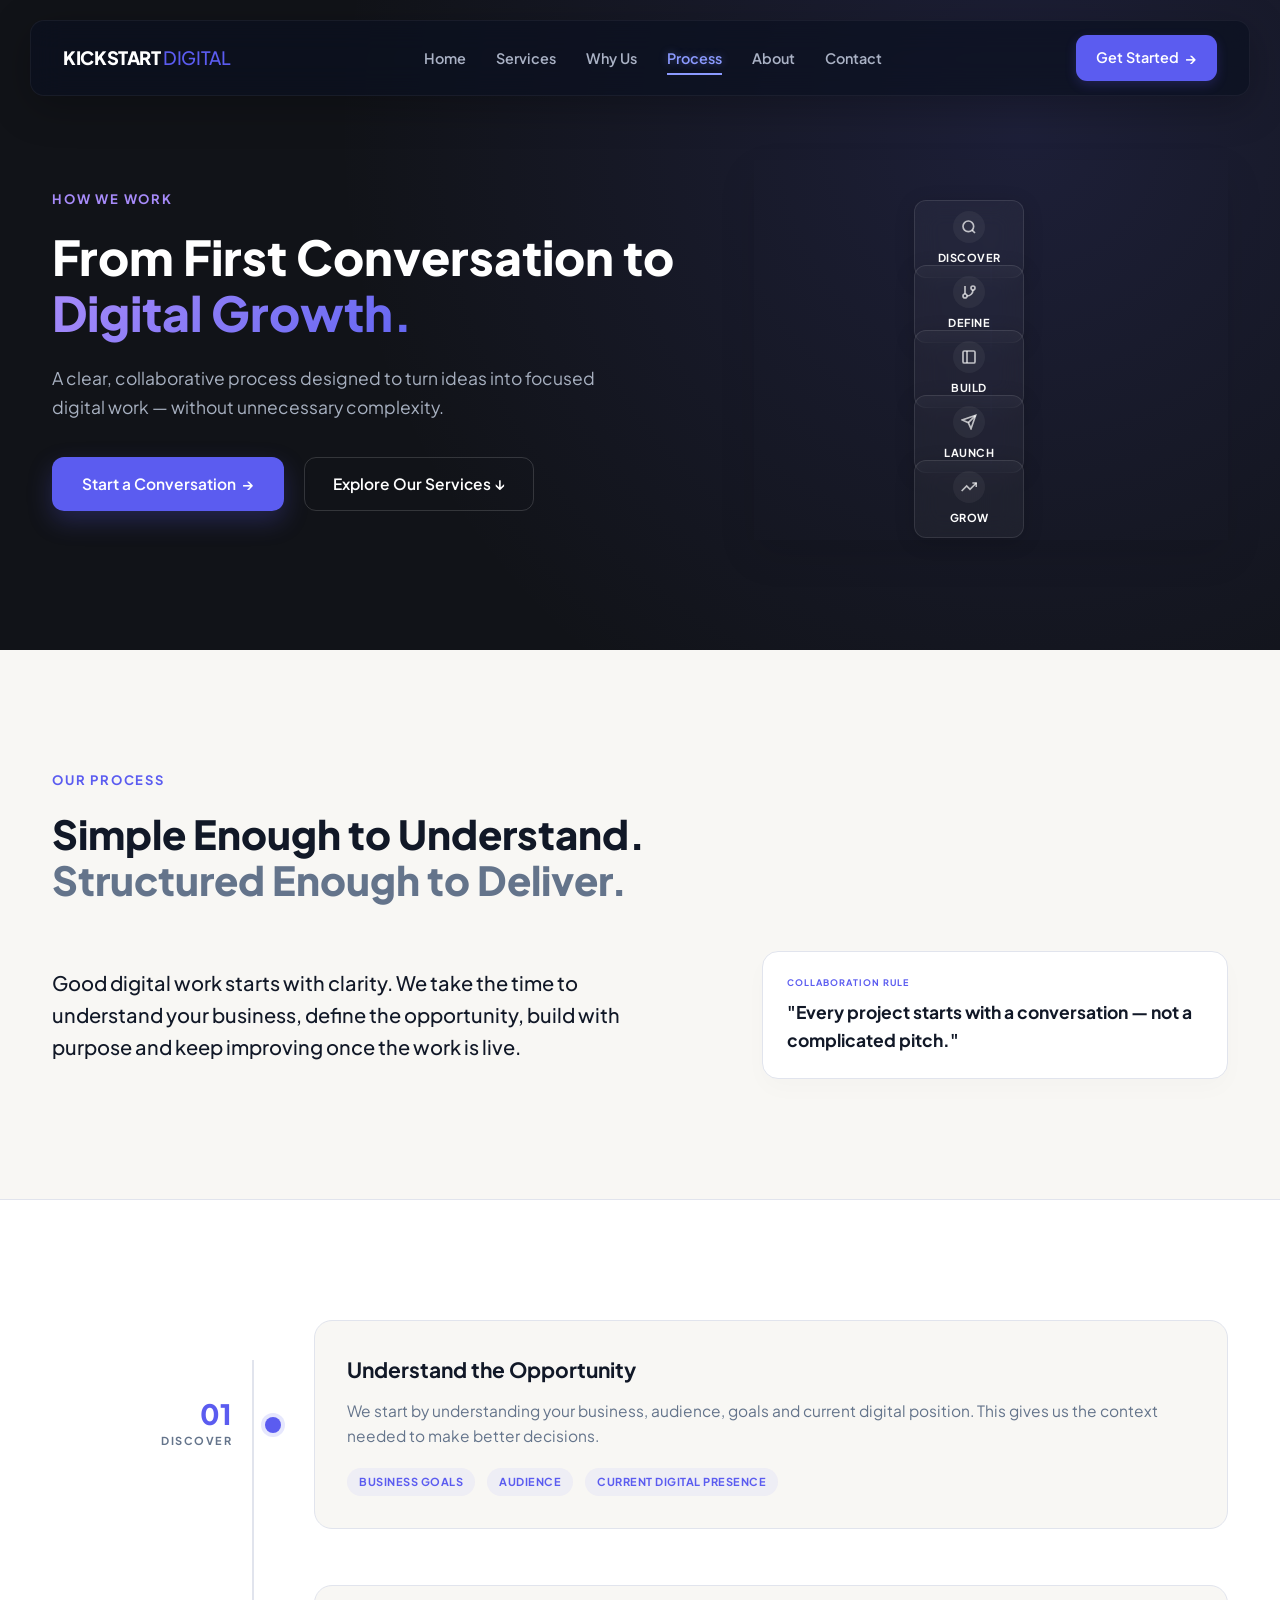
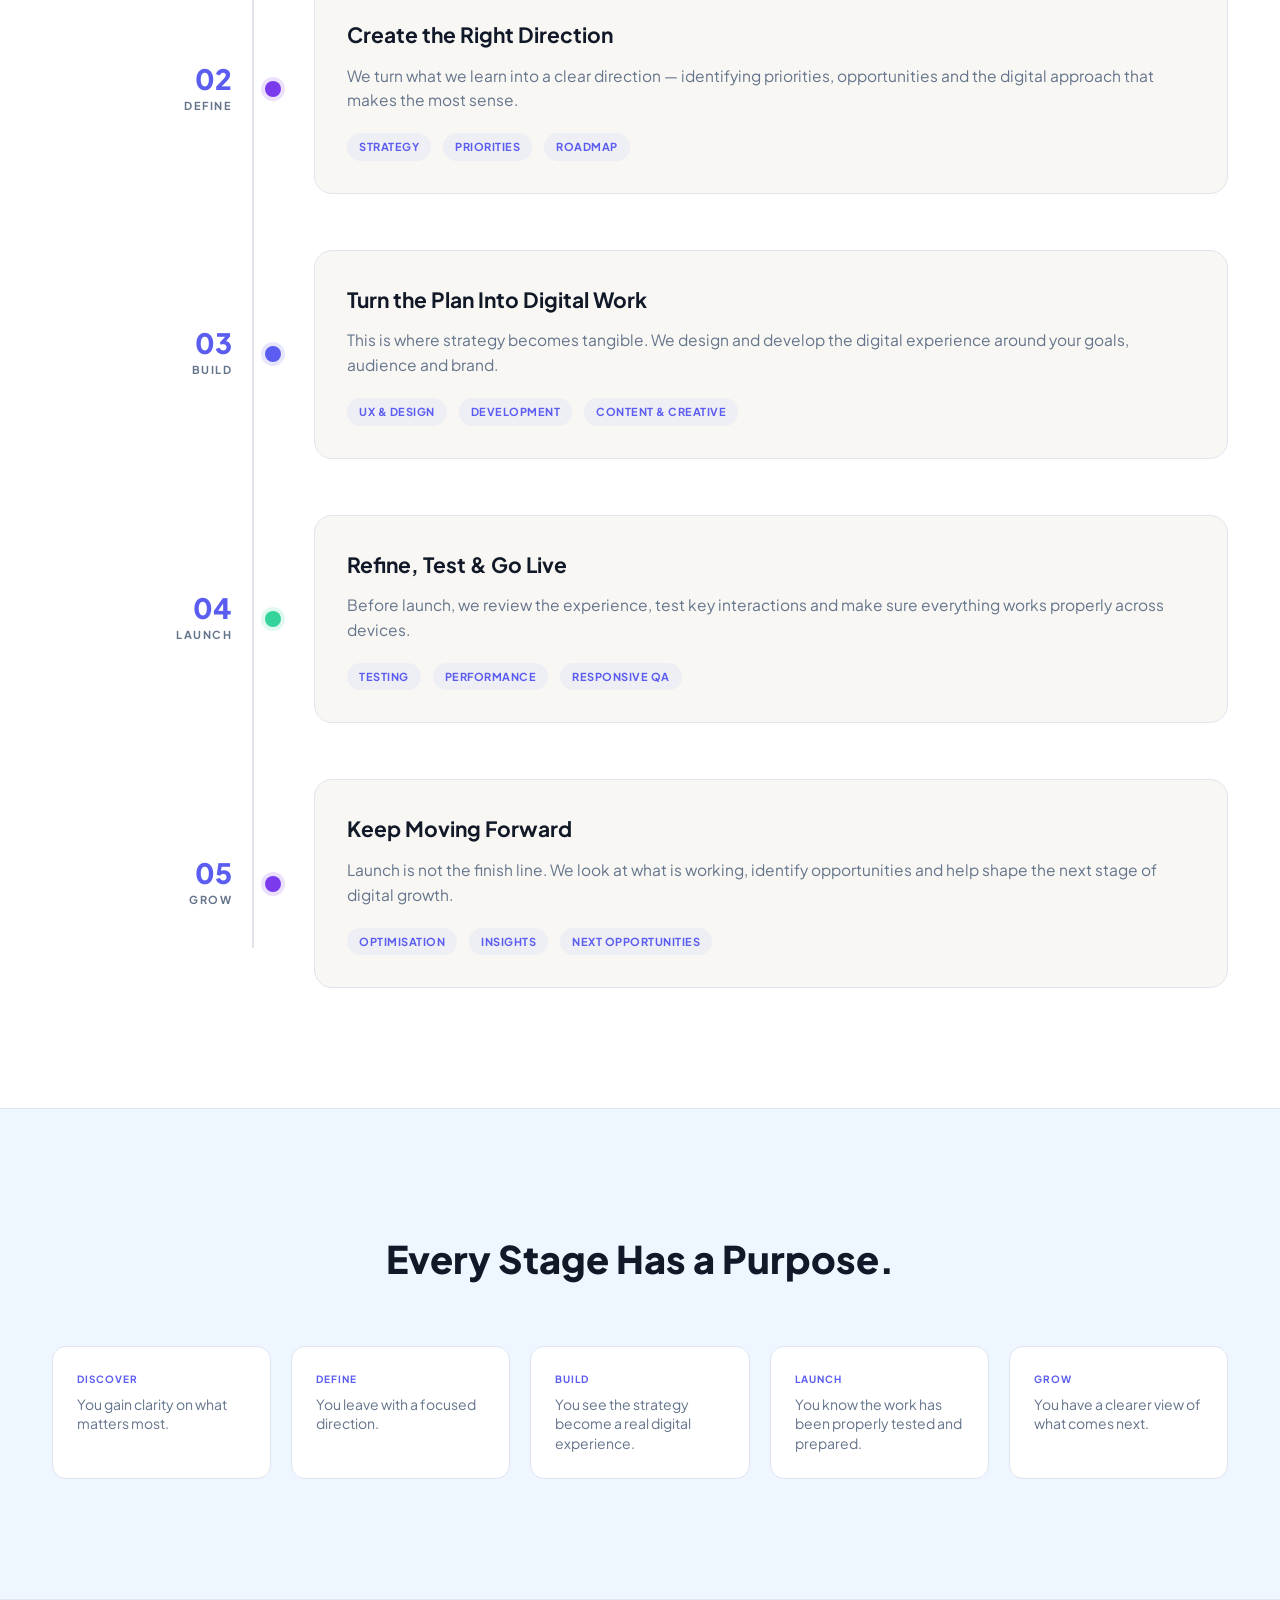
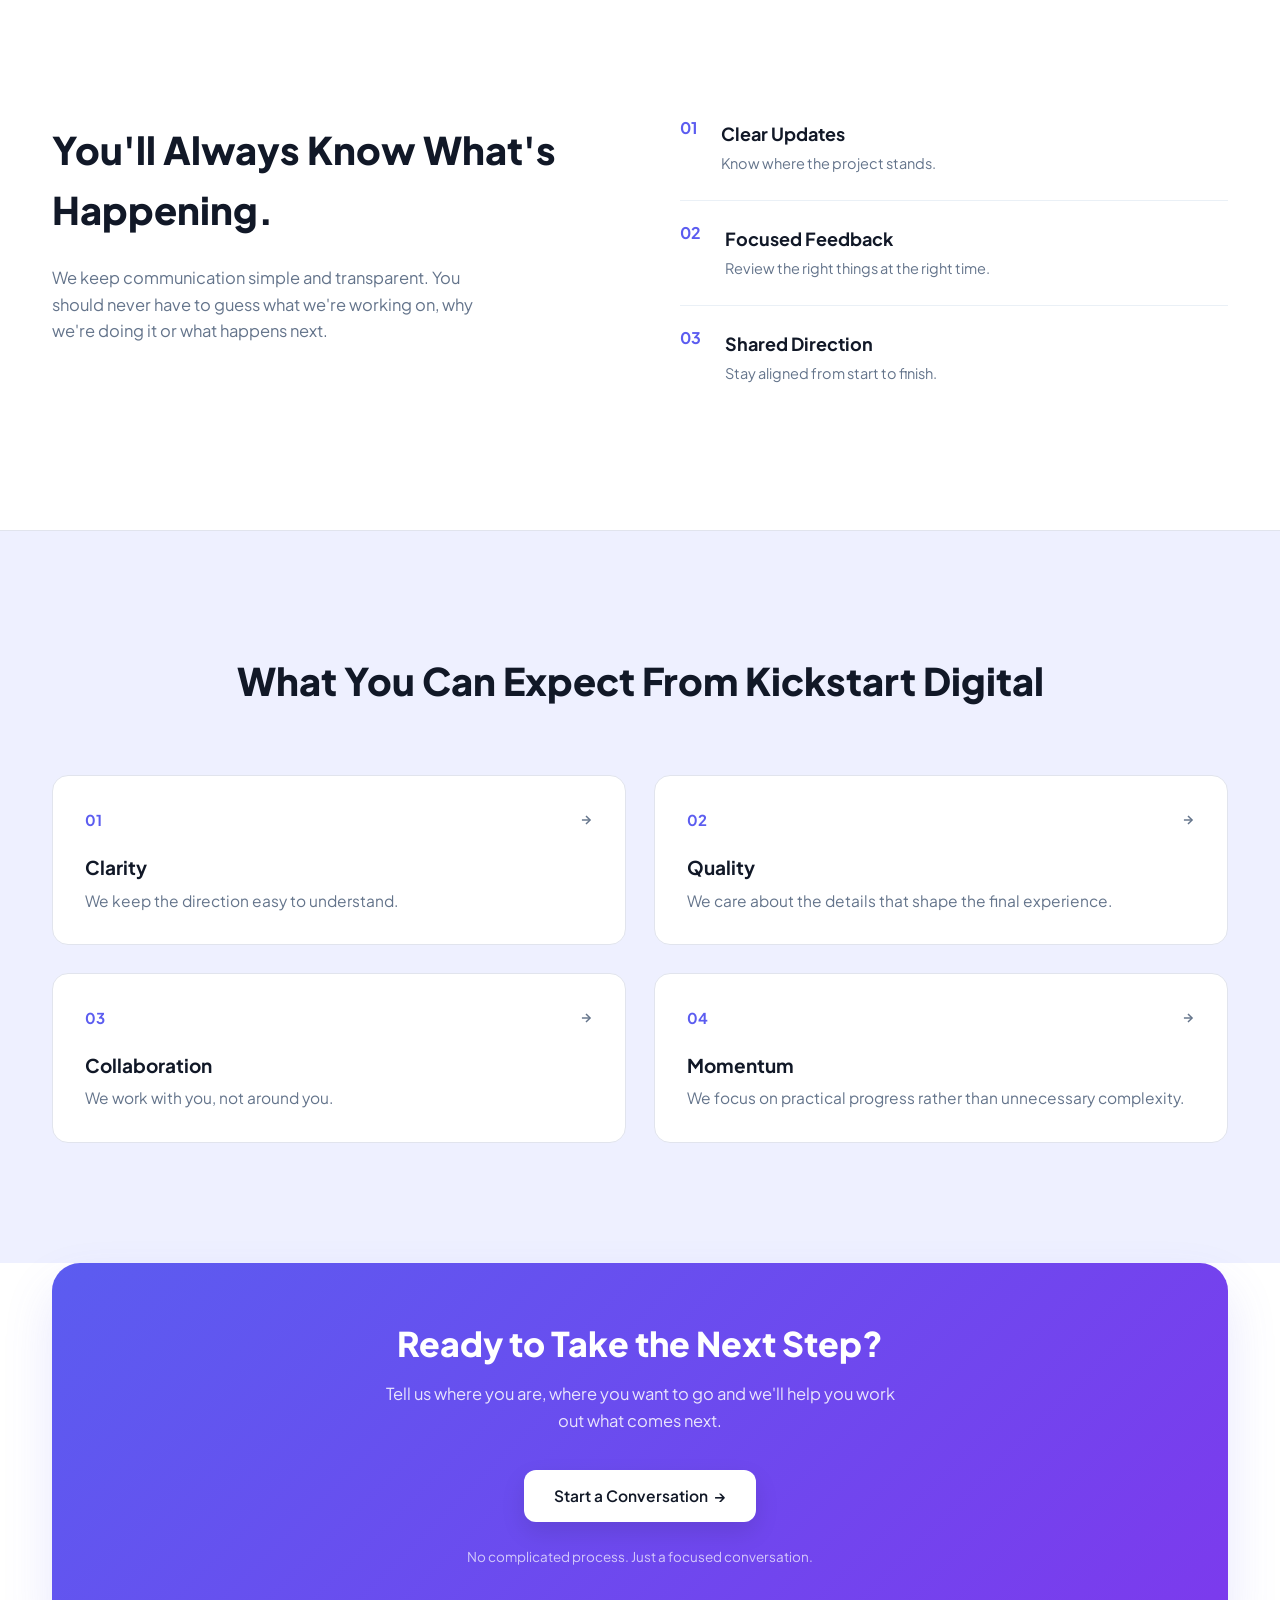
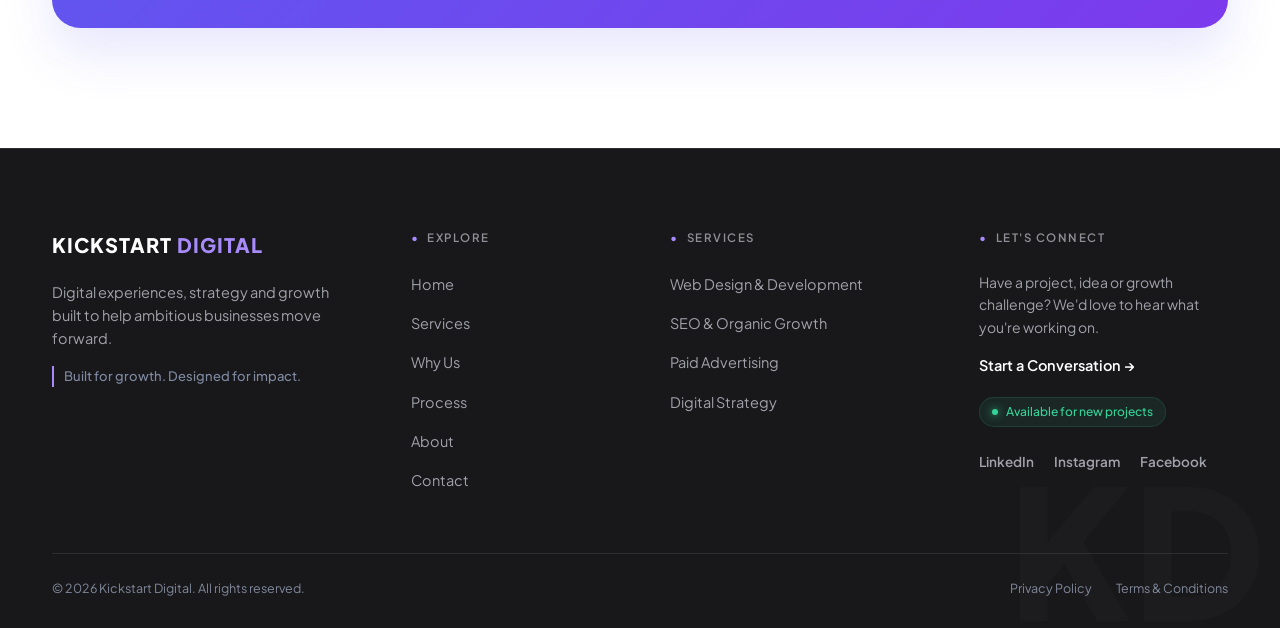
<file: process.html>
<!DOCTYPE html>
<html lang="en">
<head>
    <meta charset="UTF-8">
    <meta name="viewport" content="width=device-width, initial-scale=1.0">
    <title>Our Process | Kickstart Digital</title>
    <meta name="description" content="Discover how Kickstart Digital approaches digital projects — from discovery and strategy through design, development, launch and ongoing growth.">
    <link rel="preconnect" href="https://fonts.googleapis.com">
    <link rel="preconnect" href="https://fonts.gstatic.com" crossorigin>
    <link href="https://fonts.googleapis.com/css2?family=Plus+Jakarta+Sans:wght@400;500;600;700;800&display=swap" rel="stylesheet">
    <link rel="stylesheet" href="style.css">
</head>
<body class="kd-process-page">
    <!-- Header / Navigation -->
    <header class="site-header scrolled" id="site-header">
        <div class="header-container">
            <a href="index.html" class="logo">
                KICKSTART<span>DIGITAL</span>
            </a>
            
            <nav class="main-navigation" id="main-navigation">
                <ul>
                    <li><a href="index.html" class="nav-link">Home</a></li>
                    <li><a href="services.html" class="nav-link">Services</a></li>
                    <li><a href="why-us.html" class="nav-link">Why Us</a></li>
                    <li><a href="process.html" class="nav-link active">Process</a></li>
                    <li><a href="about.html" class="nav-link">About</a></li>
                    <li><a href="contact.html" class="nav-link">Contact</a></li>
                </ul>
            </nav>
            
            <div class="header-cta">
                <a href="contact.html" class="btn btn-primary btn-header">Get Started <span class="header-arrow">→</span></a>
            </div>
            
            <button class="mobile-menu-toggle" id="mobile-menu-toggle" aria-label="Toggle Menu" aria-expanded="false">
                <span class="hamburger-line"></span>
                <span class="hamburger-line"></span>
                <span class="hamburger-line"></span>
            </button>
        </div>
    </header>

    <!-- Mobile Navigation Menu overlay -->
    <div class="mobile-menu-overlay" id="mobile-menu-overlay">
        <nav class="mobile-navigation">
            <ul>
                <li><a href="index.html" class="mobile-nav-link">Home</a></li>
                <li><a href="services.html" class="mobile-nav-link">Services</a></li>
                <li><a href="why-us.html" class="mobile-nav-link">Why Us</a></li>
                <li><a href="process.html" class="mobile-nav-link active">Process</a></li>
                <li><a href="about.html" class="mobile-nav-link">About</a></li>
                <li><a href="contact.html" class="mobile-nav-link">Contact</a></li>
                <li><a href="contact.html" class="btn btn-primary btn-mobile-cta">Get Started</a></li>
            </ul>
        </nav>
    </div>

    <!-- Main Content Container -->
    <main>
        <!-- Section 1: Process Hero -->
        <section class="kd-process-hero">
            <div class="kd-process-hero-glow"></div>
            <div class="kd-process-hero-container">
                <div class="kd-process-hero-grid">
                    <!-- Left: Content Copy -->
                    <div class="kd-process-hero-content">
                        <span class="kd-process-hero-eyebrow">HOW WE WORK</span>
                        <h1 class="kd-process-hero-heading">
                            From First Conversation to <span class="gradient-highlight">Digital Growth.</span>
                        </h1>
                        <p class="kd-process-hero-support">
                            A clear, collaborative process designed to turn ideas into focused digital work — without unnecessary complexity.
                        </p>
                        <div class="kd-process-hero-actions">
                            <a href="contact.html" class="btn-process-hero-primary">Start a Conversation <span class="cta-arrow">→</span></a>
                            <a href="services.html" class="btn-process-hero-secondary">Explore Our Services ↓</a>
                        </div>
                    </div>
                    
                    <!-- Right: Process visual graphic wrapper -->
                    <div class="kd-process-hero-visual-wrapper kd-services-floating-wrapper" id="process-interactive-visual">
                        <div class="kd-process-hero-visual kd-services-floating-inner">
                            <!-- Interconnected SVG Node Journey flowchart -->
                            <svg viewBox="0 0 400 400" fill="none" class="process-hero-svg">
                                <path d="M200,50 L200,350" stroke="rgba(91,92,240,0.05)" stroke-width="2" stroke-dasharray="4 4"></path>
                                <path d="M200,60 L200,320" stroke="rgba(91,92,240,0.15)" stroke-width="2" class="hero-journey-line"></path>
                            </svg>

                            <!-- Node 1: Discover -->
                            <div class="process-journey-node node-discover" style="top: 40px; left: 160px;">
                                <div class="node-icon-wrap">
                                    <svg class="icon-svg" viewBox="0 0 24 24" fill="none" stroke="currentColor" stroke-width="2.5"><circle cx="11" cy="11" r="8"></circle><line x1="21" y1="21" x2="16.65" y2="16.65"></line></svg>
                                </div>
                                <span class="lbl">DISCOVER</span>
                            </div>

                            <!-- Node 2: Define -->
                            <div class="process-journey-node node-define" style="top: 105px; left: 160px;">
                                <div class="node-icon-wrap">
                                    <svg class="icon-svg" viewBox="0 0 24 24" fill="none" stroke="currentColor" stroke-width="2.5"><line x1="6" y1="3" x2="6" y2="15"></line><circle cx="18" cy="6" r="3"></circle><circle cx="6" cy="18" r="3"></circle><path d="M18 9a9 9 0 0 1-9 9"></path></svg>
                                </div>
                                <span class="lbl">DEFINE</span>
                            </div>

                            <!-- Node 3: Build -->
                            <div class="process-journey-node node-build" style="top: 170px; left: 160px;">
                                <div class="node-icon-wrap">
                                    <svg class="icon-svg" viewBox="0 0 24 24" fill="none" stroke="currentColor" stroke-width="2.5"><rect x="3" y="3" width="18" height="18" rx="2" ry="2"></rect><line x1="9" y1="3" x2="9" y2="21"></line></svg>
                                </div>
                                <span class="lbl">BUILD</span>
                            </div>

                            <!-- Node 4: Launch -->
                            <div class="process-journey-node node-launch" style="top: 235px; left: 160px;">
                                <div class="node-icon-wrap">
                                    <svg class="icon-svg" viewBox="0 0 24 24" fill="none" stroke="currentColor" stroke-width="2.5"><line x1="22" y1="2" x2="11" y2="13"></line><polygon points="22 2 15 22 11 13 2 9 22 2"></polygon></svg>
                                </div>
                                <span class="lbl">LAUNCH</span>
                            </div>

                            <!-- Node 5: Grow -->
                            <div class="process-journey-node node-grow" style="top: 300px; left: 160px;">
                                <div class="node-icon-wrap">
                                    <svg class="icon-svg" viewBox="0 0 24 24" fill="none" stroke="currentColor" stroke-width="2.5"><polyline points="23 6 13.5 15.5 8.5 10.5 1 18"></polyline><polyline points="17 6 23 6 23 12"></polyline></svg>
                                </div>
                                <span class="lbl">GROW</span>
                            </div>
                        </div>
                    </div>
                </div>
            </div>
        </section>

        <!-- Section 2: Process Introduction -->
        <section class="kd-process-intro" id="process-overview">
            <div class="kd-process-intro-container">
                <span class="kd-process-intro-eyebrow">OUR PROCESS</span>
                <h2 class="kd-process-intro-heading">Simple Enough to Understand. <span class="heading-inline-block">Structured Enough to Deliver.</span></h2>
                <div class="kd-process-intro-grid">
                    <p class="intro-paragraph-main">
                        Good digital work starts with clarity. We take the time to understand your business, define the opportunity, build with purpose and keep improving once the work is live.
                    </p>
                    <div class="intro-statement-card">
                        <span class="intro-statement-tag">COLLABORATION RULE</span>
                        <p class="intro-statement-text">"Every project starts with a conversation — not a complicated pitch."</p>
                    </div>
                </div>
            </div>
        </section>

        <!-- Section 3: Main 5-Step Process Timeline -->
        <section class="kd-process-timeline">
            <div class="kd-process-timeline-container">
                <div class="kd-vertical-timeline-wrapper">
                    <!-- Timeline vertical line connector -->
                    <div class="timeline-vertical-guide"></div>
                    
                    <!-- Step 01 -->
                    <div class="kd-timeline-step-row">
                        <div class="timeline-step-col-left">
                            <span class="step-num">01</span>
                            <span class="step-label-caps">DISCOVER</span>
                        </div>
                        <div class="timeline-step-col-center">
                            <div class="step-node-glow"></div>
                        </div>
                        <div class="timeline-step-col-right">
                            <div class="step-content-card">
                                <h3 class="step-title">Understand the Opportunity</h3>
                                <p class="step-desc">
                                    We start by understanding your business, audience, goals and current digital position. This gives us the context needed to make better decisions.
                                </p>
                                <ul class="step-bullets">
                                    <li>Business goals</li>
                                    <li>Audience</li>
                                    <li>Current digital presence</li>
                                </ul>
                            </div>
                        </div>
                    </div>
                    
                    <!-- Step 02 -->
                    <div class="kd-timeline-step-row">
                        <div class="timeline-step-col-left">
                            <span class="step-num">02</span>
                            <span class="step-label-caps">DEFINE</span>
                        </div>
                        <div class="timeline-step-col-center">
                            <div class="step-node-glow accent-violet"></div>
                        </div>
                        <div class="timeline-step-col-right">
                            <div class="step-content-card">
                                <h3 class="step-title">Create the Right Direction</h3>
                                <p class="step-desc">
                                    We turn what we learn into a clear direction — identifying priorities, opportunities and the digital approach that makes the most sense.
                                </p>
                                <ul class="step-bullets">
                                    <li>Strategy</li>
                                    <li>Priorities</li>
                                    <li>Roadmap</li>
                                </ul>
                            </div>
                        </div>
                    </div>
                    
                    <!-- Step 03 -->
                    <div class="kd-timeline-step-row">
                        <div class="timeline-step-col-left">
                            <span class="step-num">03</span>
                            <span class="step-label-caps">BUILD</span>
                        </div>
                        <div class="timeline-step-col-center">
                            <div class="step-node-glow"></div>
                        </div>
                        <div class="timeline-step-col-right">
                            <div class="step-content-card">
                                <h3 class="step-title">Turn the Plan Into Digital Work</h3>
                                <p class="step-desc">
                                    This is where strategy becomes tangible. We design and develop the digital experience around your goals, audience and brand.
                                </p>
                                <ul class="step-bullets">
                                    <li>UX & Design</li>
                                    <li>Development</li>
                                    <li>Content & Creative</li>
                                </ul>
                            </div>
                        </div>
                    </div>
                    
                    <!-- Step 04 -->
                    <div class="kd-timeline-step-row">
                        <div class="timeline-step-col-left">
                            <span class="step-num">04</span>
                            <span class="step-label-caps">LAUNCH</span>
                        </div>
                        <div class="timeline-step-col-center">
                            <div class="step-node-glow accent-mint"></div>
                        </div>
                        <div class="timeline-step-col-right">
                            <div class="step-content-card">
                                <h3 class="step-title">Refine, Test & Go Live</h3>
                                <p class="step-desc">
                                    Before launch, we review the experience, test key interactions and make sure everything works properly across devices.
                                </p>
                                <ul class="step-bullets">
                                    <li>Testing</li>
                                    <li>Performance</li>
                                    <li>Responsive QA</li>
                                </ul>
                            </div>
                        </div>
                    </div>
                    
                    <!-- Step 05 -->
                    <div class="kd-timeline-step-row">
                        <div class="timeline-step-col-left">
                            <span class="step-num">05</span>
                            <span class="step-label-caps">GROW</span>
                        </div>
                        <div class="timeline-step-col-center">
                            <div class="step-node-glow accent-violet"></div>
                        </div>
                        <div class="timeline-step-col-right">
                            <div class="step-content-card">
                                <h3 class="step-title">Keep Moving Forward</h3>
                                <p class="step-desc">
                                    Launch is not the finish line. We look at what is working, identify opportunities and help shape the next stage of digital growth.
                                </p>
                                <ul class="step-bullets">
                                    <li>Optimisation</li>
                                    <li>Insights</li>
                                    <li>Next opportunities</li>
                                </ul>
                            </div>
                        </div>
                    </div>
                </div>
            </div>
        </section>

        <!-- Section 4: What Happens At Each Stage -->
        <section class="kd-process-stages">
            <div class="kd-process-stages-container">
                <h2 class="kd-process-stages-heading">Every Stage Has a Purpose.</h2>
                
                <div class="kd-process-stages-grid">
                    <!-- Stage 1 -->
                    <div class="kd-stage-mini-box">
                        <span class="stage-tag">DISCOVER</span>
                        <p class="stage-output">You gain clarity on what matters most.</p>
                    </div>
                    
                    <!-- Stage 2 -->
                    <div class="kd-stage-mini-box">
                        <span class="stage-tag">DEFINE</span>
                        <p class="stage-output">You leave with a focused direction.</p>
                    </div>
                    
                    <!-- Stage 3 -->
                    <div class="kd-stage-mini-box">
                        <span class="stage-tag">BUILD</span>
                        <p class="stage-output">You see the strategy become a real digital experience.</p>
                    </div>
                    
                    <!-- Stage 4 -->
                    <div class="kd-stage-mini-box">
                        <span class="stage-tag">LAUNCH</span>
                        <p class="stage-output">You know the work has been properly tested and prepared.</p>
                    </div>
                    
                    <!-- Stage 5 -->
                    <div class="kd-stage-mini-box">
                        <span class="stage-tag">GROW</span>
                        <p class="stage-output">You have a clearer view of what comes next.</p>
                    </div>
                </div>
            </div>
        </section>

        <!-- Section 5: Communication & Collaboration -->
        <section class="kd-process-comms">
            <div class="kd-process-comms-container">
                <div class="kd-process-comms-grid">
                    <!-- Left Column -->
                    <div class="kd-process-comms-intro">
                        <h2 class="kd-process-comms-heading">You'll Always Know What's Happening.</h2>
                        <p class="kd-process-comms-desc">
                            We keep communication simple and transparent. You should never have to guess what we're working on, why we're doing it or what happens next.
                        </p>
                    </div>
                    
                    <!-- Right Column: Comms points stacked -->
                    <div class="kd-process-comms-points">
                        <!-- Point 1 -->
                        <div class="comms-point-row">
                            <span class="num">01</span>
                            <div class="content">
                                <h3 class="title">Clear Updates</h3>
                                <p class="desc">Know where the project stands.</p>
                            </div>
                        </div>
                        
                        <!-- Point 2 -->
                        <div class="comms-point-row">
                            <span class="num">02</span>
                            <div class="content">
                                <h3 class="title">Focused Feedback</h3>
                                <p class="desc">Review the right things at the right time.</p>
                            </div>
                        </div>
                        
                        <!-- Point 3 -->
                        <div class="comms-point-row">
                            <span class="num">03</span>
                            <div class="content">
                                <h3 class="title">Shared Direction</h3>
                                <p class="desc">Stay aligned from start to finish.</p>
                            </div>
                        </div>
                    </div>
                </div>
            </div>
        </section>

        <!-- Section 6: What You Can Expect -->
        <section class="kd-process-expect">
            <div class="kd-process-expect-container">
                <h2 class="kd-process-expect-heading">What You Can Expect From Kickstart Digital</h2>
                
                <div class="kd-process-expect-grid">
                    <!-- Item 1 -->
                    <div class="expect-item-card">
                        <div class="meta">
                            <span class="num">01</span>
                            <svg class="arrow" width="14" height="14" viewBox="0 0 24 24" fill="none" stroke="currentColor" stroke-width="2.5">
                                <line x1="5" y1="12" x2="19" y2="12"></line>
                                <polyline points="12 5 19 12 12 19"></polyline>
                            </svg>
                        </div>
                        <h3 class="title">Clarity</h3>
                        <p class="desc">We keep the direction easy to understand.</p>
                    </div>
                    
                    <!-- Item 2 -->
                    <div class="expect-item-card">
                        <div class="meta">
                            <span class="num">02</span>
                            <svg class="arrow" width="14" height="14" viewBox="0 0 24 24" fill="none" stroke="currentColor" stroke-width="2.5">
                                <line x1="5" y1="12" x2="19" y2="12"></line>
                                <polyline points="12 5 19 12 12 19"></polyline>
                            </svg>
                        </div>
                        <h3 class="title">Quality</h3>
                        <p class="desc">We care about the details that shape the final experience.</p>
                    </div>
                    
                    <!-- Item 3 -->
                    <div class="expect-item-card">
                        <div class="meta">
                            <span class="num">03</span>
                            <svg class="arrow" width="14" height="14" viewBox="0 0 24 24" fill="none" stroke="currentColor" stroke-width="2.5">
                                <line x1="5" y1="12" x2="19" y2="12"></line>
                                <polyline points="12 5 19 12 12 19"></polyline>
                            </svg>
                        </div>
                        <h3 class="title">Collaboration</h3>
                        <p class="desc">We work with you, not around you.</p>
                    </div>
                    
                    <!-- Item 4 -->
                    <div class="expect-item-card">
                        <div class="meta">
                            <span class="num">04</span>
                            <svg class="arrow" width="14" height="14" viewBox="0 0 24 24" fill="none" stroke="currentColor" stroke-width="2.5">
                                <line x1="5" y1="12" x2="19" y2="12"></line>
                                <polyline points="12 5 19 12 12 19"></polyline>
                            </svg>
                        </div>
                        <h3 class="title">Momentum</h3>
                        <p class="desc">We focus on practical progress rather than unnecessary complexity.</p>
                    </div>
                </div>
            </div>
        </section>

        <!-- Section 7: Short CTA -->
        <section class="kd-process-cta">
            <div class="kd-process-cta-container">
                <div class="kd-process-cta-panel">
                    <h2 class="kd-process-cta-heading">Ready to Take the Next Step?</h2>
                    <p class="kd-process-cta-support">Tell us where you are, where you want to go and we'll help you work out what comes next.</p>
                    <div class="kd-process-cta-actions">
                        <a href="contact.html" class="btn-process-cta">Start a Conversation <span class="cta-arrow">→</span></a>
                    </div>
                    <p class="kd-process-cta-footer-caption">No complicated process. Just a focused conversation.</p>
                </div>
            </div>
        </section>
    </main>

    <!-- Footer Section -->
    <footer class="kd-premium-footer">
        <div class="kd-footer-container">
            <div class="kd-footer-watermark">KD</div>
            <div class="kd-footer-main">
                <div class="kd-footer-column kd-footer-brand">
                    <h3 class="kd-footer-logo">
                        <span class="logo-white">KICKSTART</span> <span class="logo-violet">DIGITAL</span>
                    </h3>
                    <p class="kd-footer-brand-desc">Digital experiences, strategy and growth built to help ambitious businesses move forward.</p>
                    <p class="kd-footer-brand-tagline">Built for growth. Designed for impact.</p>
                </div>
                <div class="kd-footer-column">
                    <h3 class="kd-footer-heading"><span class="heading-dot">•</span> EXPLORE</h3>
                    <nav class="kd-footer-nav" aria-label="Footer Explore Navigation">
                        <ul class="kd-footer-links">
                            <li><a href="index.html" class="kd-footer-link">Home</a></li>
                            <li><a href="services.html" class="kd-footer-link">Services</a></li>
                            <li><a href="why-us.html" class="kd-footer-link">Why Us</a></li>
                            <li><a href="process.html" class="kd-footer-link">Process</a></li>
                            <li><a href="about.html" class="kd-footer-link">About</a></li>
                            <li><a href="contact.html" class="kd-footer-link">Contact</a></li>
                        </ul>
                    </nav>
                </div>
                <div class="kd-footer-column">
                    <h3 class="kd-footer-heading"><span class="heading-dot">•</span> SERVICES</h3>
                    <nav class="kd-footer-nav" aria-label="Footer Services Navigation">
                        <ul class="kd-footer-links">
                            <li><a href="services.html" class="kd-footer-link">Web Design & Development</a></li>
                            <li><a href="services.html" class="kd-footer-link">SEO & Organic Growth</a></li>
                            <li><a href="services.html" class="kd-footer-link">Paid Advertising</a></li>
                            <li><a href="services.html" class="kd-footer-link">Digital Strategy</a></li>
                        </ul>
                    </nav>
                </div>
                <div class="kd-footer-column">
                    <h3 class="kd-footer-heading"><span class="heading-dot">•</span> LET'S CONNECT</h3>
                    <p class="kd-footer-connect-desc">Have a project, idea or growth challenge? We'd love to hear what you're working on.</p>
                    <a href="contact.html" class="kd-footer-connect-cta">Start a Conversation →</a>
                    <div class="kd-footer-status">
                        <span class="status-dot"></span>
                        <span class="status-text">Available for new projects</span>
                    </div>
                    <div class="kd-footer-socials">
                        <a href="#" class="kd-footer-social-link">LinkedIn</a>
                        <a href="#" class="kd-footer-social-link">Instagram</a>
                        <a href="#" class="kd-footer-social-link">Facebook</a>
                    </div>
                </div>
            </div>
            <div class="kd-footer-divider"></div>
            <div class="kd-footer-bottom">
                <div class="kd-footer-copyright">
                    <p>© 2026 Kickstart Digital. All rights reserved.</p>
                </div>
                <div class="kd-footer-legal">
                    <a href="privacy-policy.html" class="kd-footer-legal-link">Privacy Policy</a>
                    <a href="terms-and-conditions.html" class="kd-footer-legal-link">Terms & Conditions</a>
                </div>
            </div>
        </div>
    </footer>

    <script src="script.js"></script>
</body>
</html>
</file>
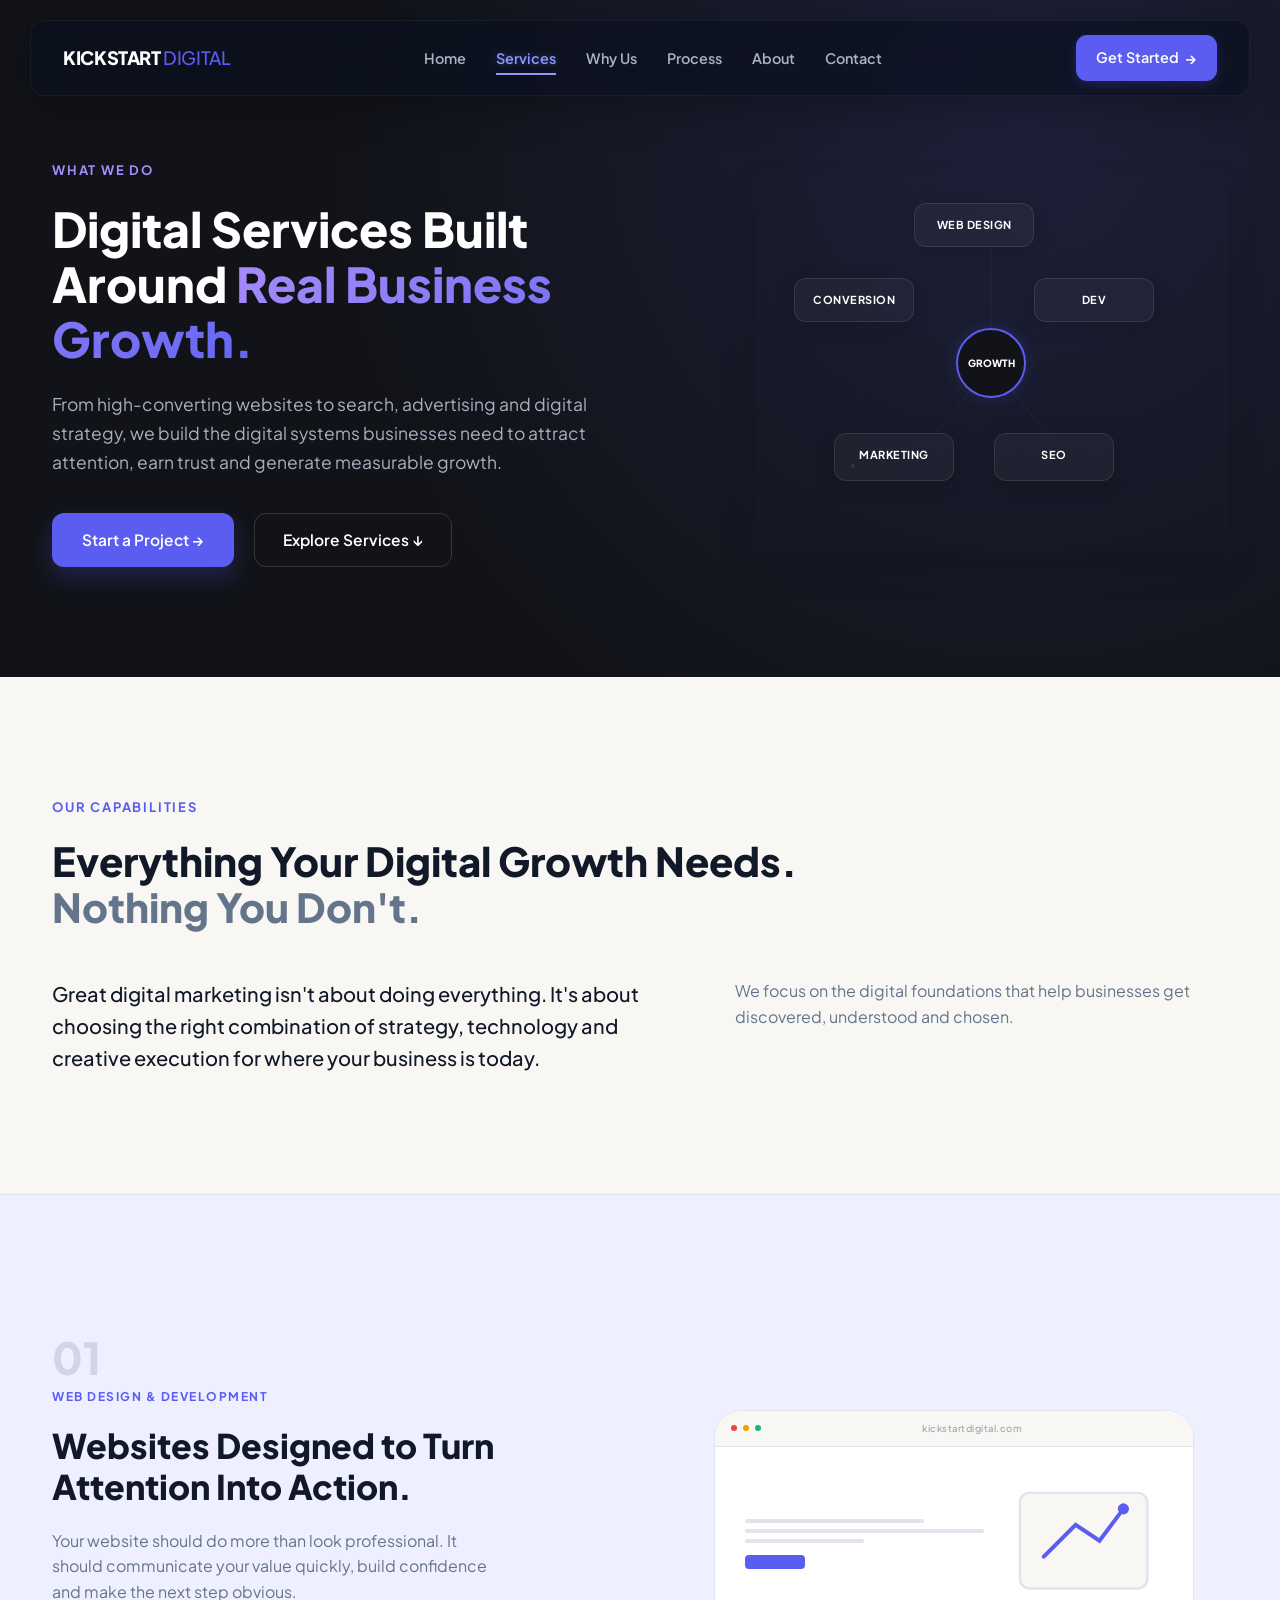
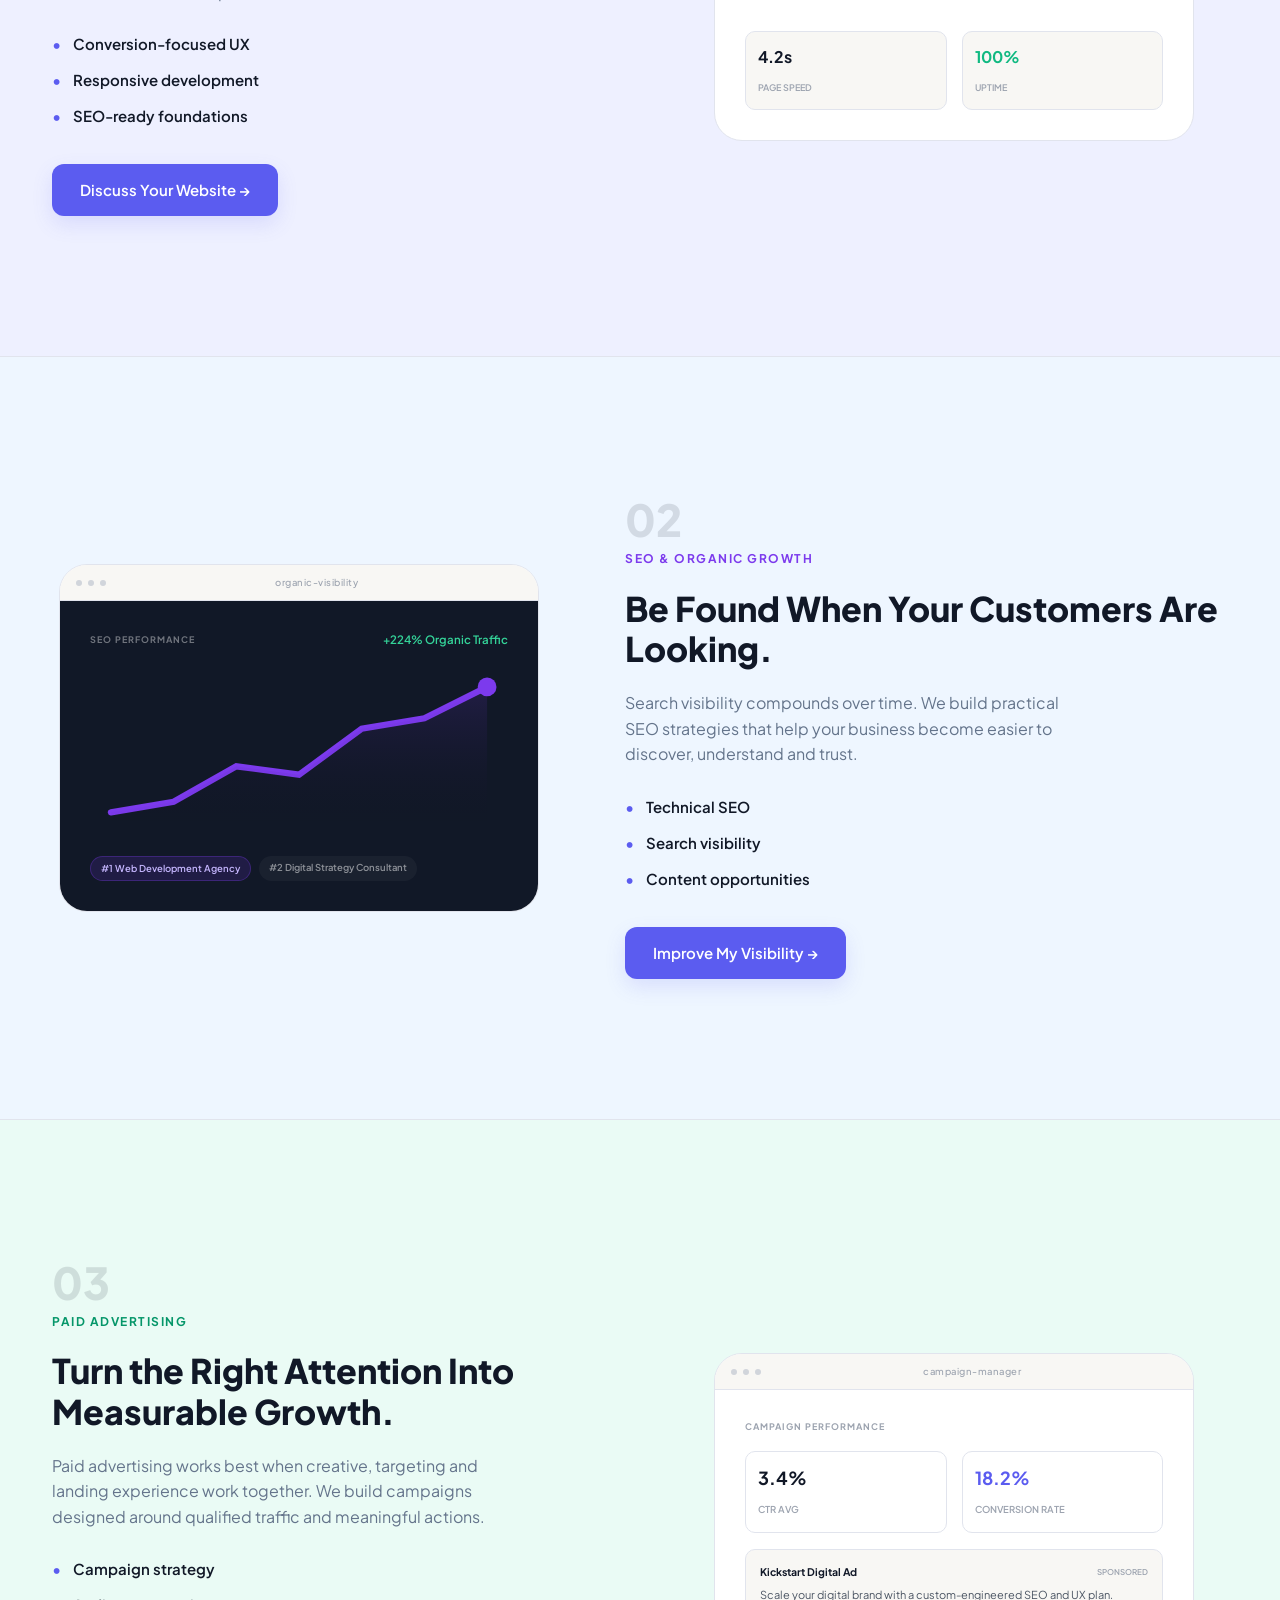
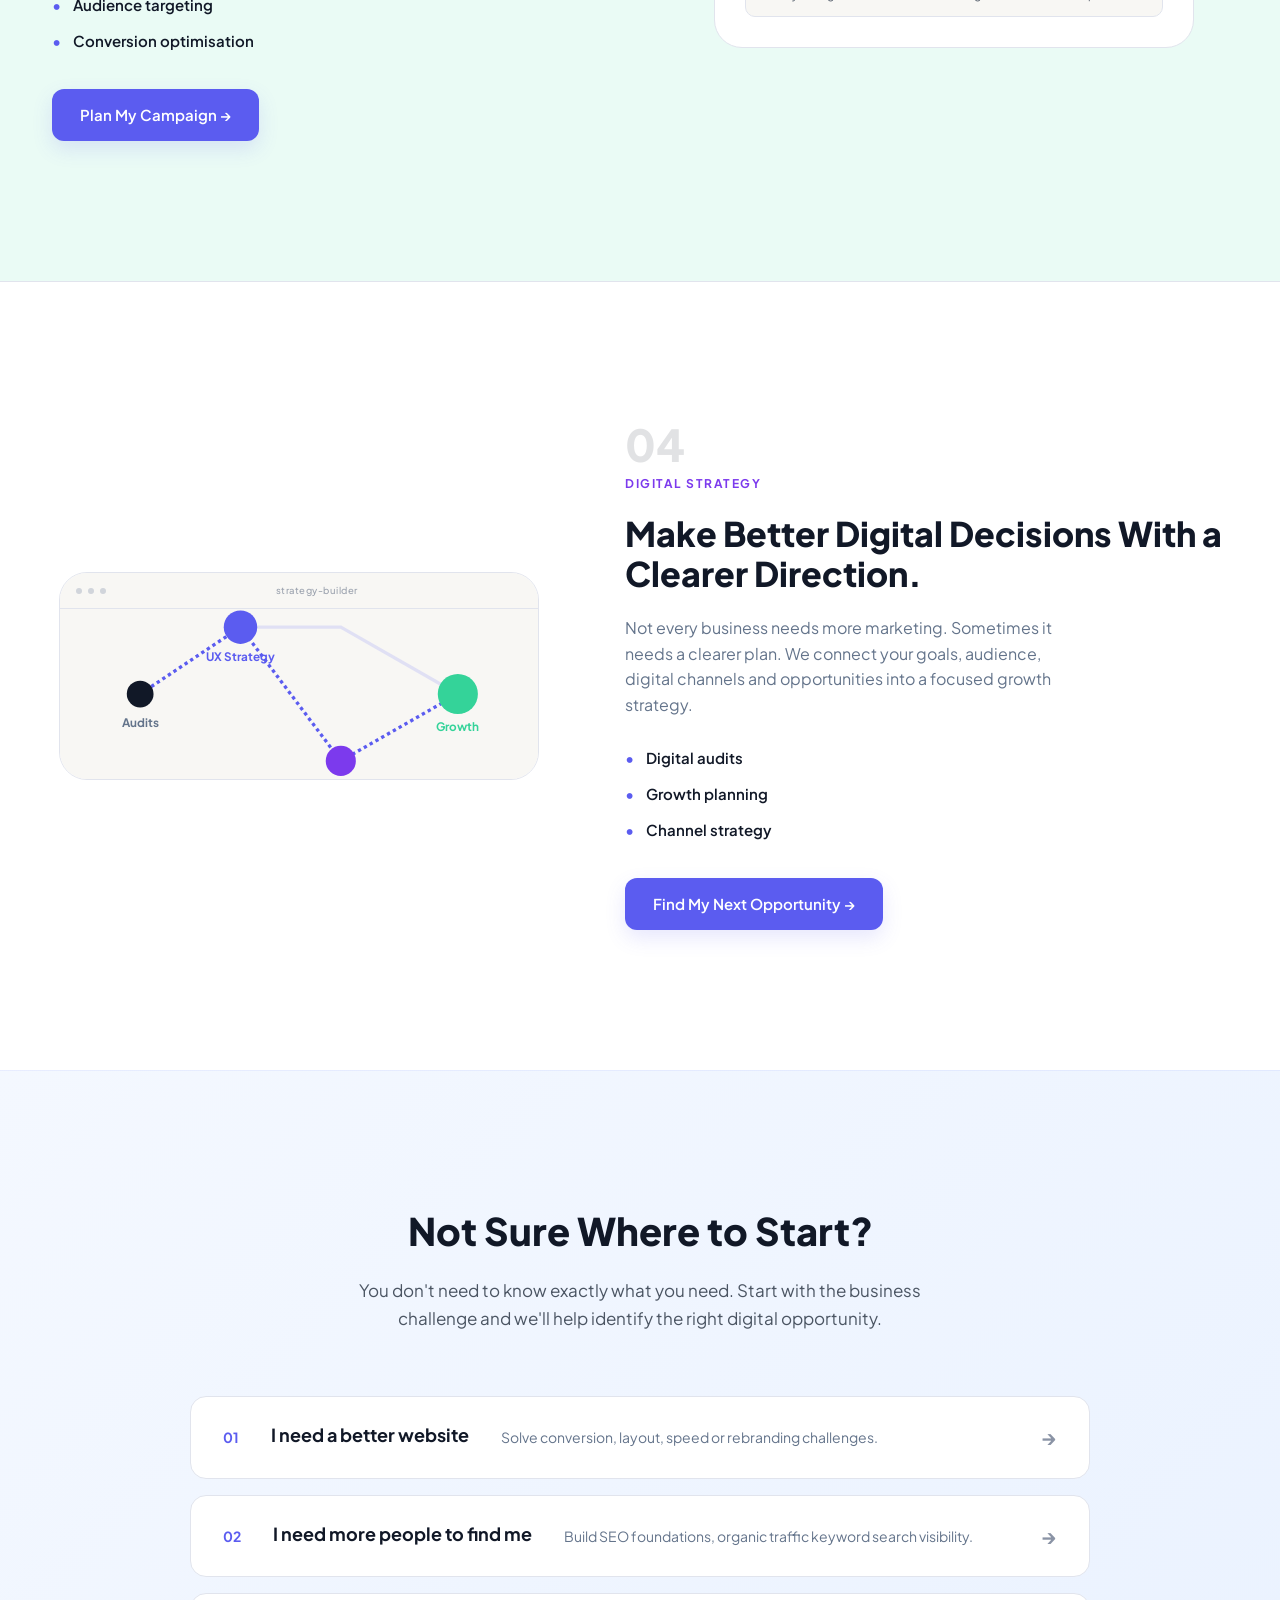
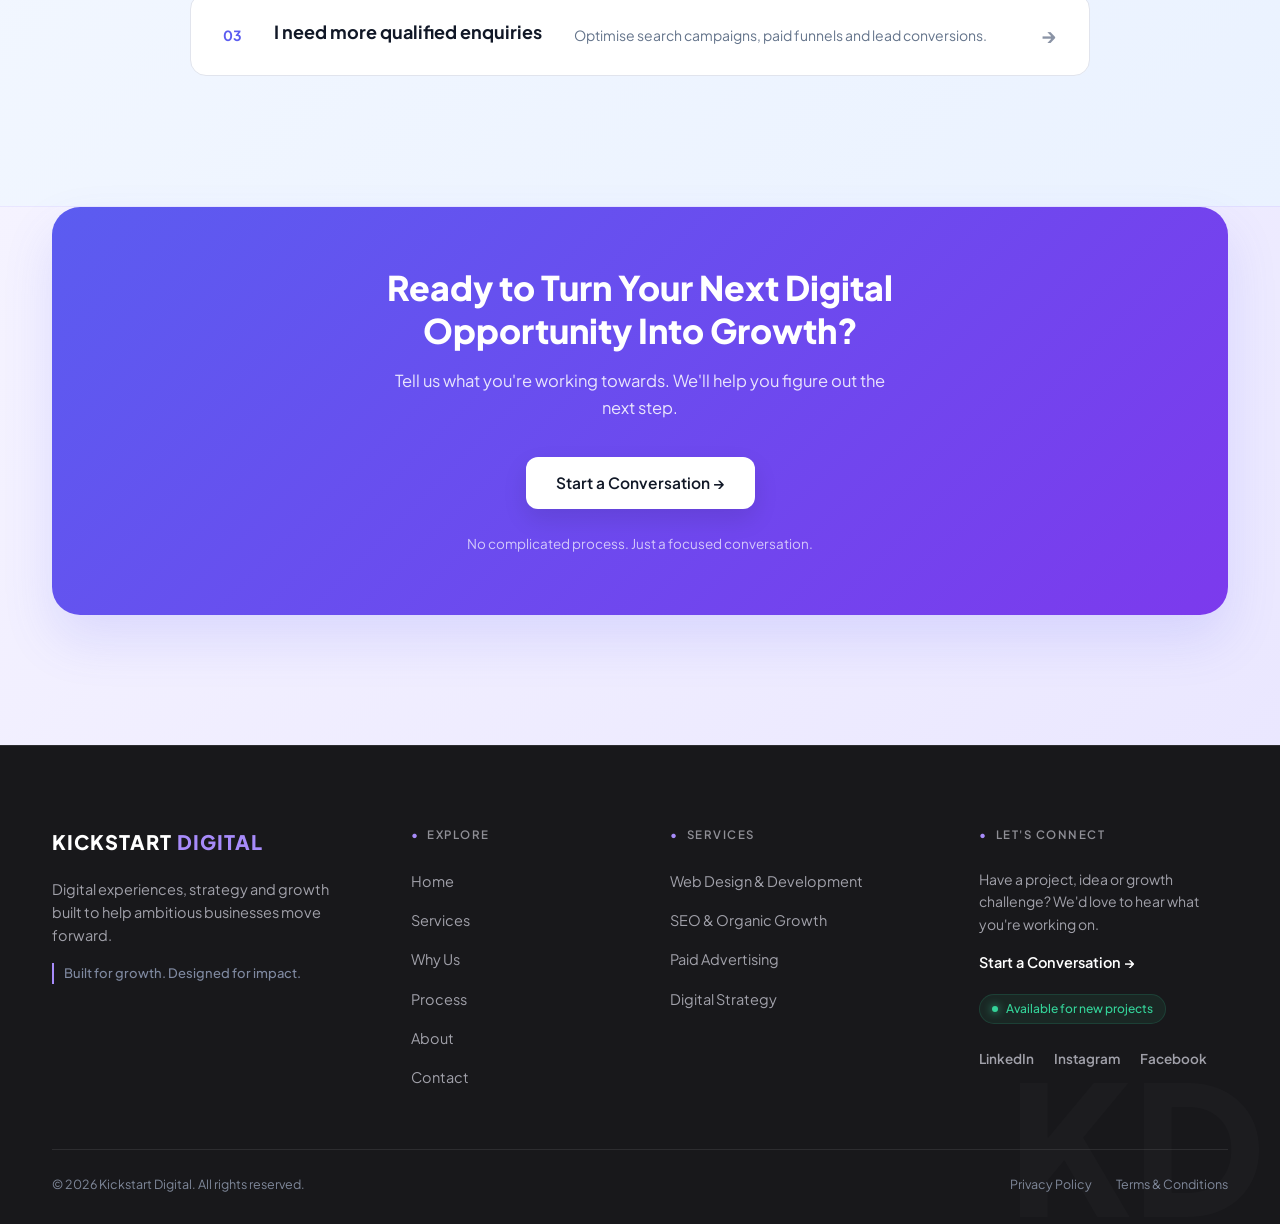
<file: services.html>
<!DOCTYPE html>
<html lang="en">
<head>
    <meta charset="UTF-8">
    <meta name="viewport" content="width=device-width, initial-scale=1.0">
    <title>Digital Marketing Services | Kickstart Digital</title>
    <meta name="description" content="Explore Kickstart Digital's web design, SEO, paid advertising and digital strategy services built to help ambitious businesses grow online.">
    <link rel="preconnect" href="https://fonts.googleapis.com">
    <link rel="preconnect" href="https://fonts.gstatic.com" crossorigin>
    <link href="https://fonts.googleapis.com/css2?family=Plus+Jakarta+Sans:wght@400;500;600;700;800&display=swap" rel="stylesheet">
    <link rel="stylesheet" href="style.css">
</head>
<body class="kd-services-page">
    <!-- Header / Navigation -->
    <header class="site-header scrolled" id="site-header">
        <div class="header-container">
            <a href="index.html" class="logo">
                KICKSTART<span>DIGITAL</span>
            </a>
            
            <nav class="main-navigation" id="main-navigation">
                <ul>
                    <li><a href="index.html" class="nav-link">Home</a></li>
                    <li><a href="services.html" class="nav-link active">Services</a></li>
                    <li><a href="why-us.html" class="nav-link">Why Us</a></li>
                    <li><a href="process.html" class="nav-link">Process</a></li>
                    <li><a href="about.html" class="nav-link">About</a></li>
                    <li><a href="contact.html" class="nav-link">Contact</a></li>
                </ul>
            </nav>
            
            <div class="header-cta">
                <a href="contact.html" class="btn btn-primary btn-header">Get Started <span class="header-arrow">→</span></a>
            </div>
            
            <button class="mobile-menu-toggle" id="mobile-menu-toggle" aria-label="Toggle Menu" aria-expanded="false">
                <span class="hamburger-line"></span>
                <span class="hamburger-line"></span>
                <span class="hamburger-line"></span>
            </button>
        </div>
    </header>

    <!-- Mobile Navigation Menu overlay -->
    <div class="mobile-menu-overlay" id="mobile-menu-overlay">
        <nav class="mobile-navigation">
            <ul>
                <li><a href="index.html" class="mobile-nav-link">Home</a></li>
                <li><a href="services.html" class="mobile-nav-link active">Services</a></li>
                <li><a href="why-us.html" class="mobile-nav-link">Why Us</a></li>
                <li><a href="process.html" class="mobile-nav-link">Process</a></li>
                <li><a href="about.html" class="mobile-nav-link">About</a></li>
                <li><a href="contact.html" class="mobile-nav-link">Contact</a></li>
                <li><a href="contact.html" class="btn btn-primary btn-mobile-cta">Get Started</a></li>
            </ul>
        </nav>
    </div>

    <!-- Main Content Container -->
    <main>
        <!-- Section 1: Services Hero -->
        <section class="kd-services-hero">
            <div class="kd-services-hero-glow"></div>
            <div class="kd-services-hero-container">
                <div class="kd-services-hero-grid">
                    <!-- Left: Content Copy -->
                    <div class="kd-services-hero-content">
                        <span class="kd-services-hero-eyebrow">WHAT WE DO</span>
                        <h1 class="kd-services-hero-heading">
                            Digital Services Built Around <span class="gradient-highlight">Real Business Growth.</span>
                        </h1>
                        <p class="kd-services-hero-support">
                            From high-converting websites to search, advertising and digital strategy, we build the digital systems businesses need to attract attention, earn trust and generate measurable growth.
                        </p>
                        <div class="kd-services-hero-actions">
                            <a href="contact.html" class="btn-services-hero-primary">Start a Project →</a>
                            <a href="#services-intro" class="btn-services-hero-secondary">Explore Services ↓</a>
                        </div>
                    </div>
                    
                    <!-- Right: Abstract growth visual graphics -->
                    <div class="kd-services-hero-visual-wrapper kd-services-floating-wrapper" id="services-interactive-visual">
                        <div class="kd-services-hero-visual kd-services-floating-inner">
                            <!-- Circular strategic map paths -->
                            <svg viewBox="0 0 400 400" fill="none" class="services-hero-svg">
                                <circle cx="200" cy="200" r="140" stroke="rgba(91,92,240,0.03)" stroke-width="1.5"></circle>
                                <circle cx="200" cy="200" r="80" stroke="rgba(91,92,240,0.02)" stroke-width="1.5" stroke-dasharray="6 6"></circle>
                                <!-- Interactive node connection paths -->
                                <line x1="200" y1="200" x2="200" y2="70" stroke="rgba(91,92,240,0.1)" stroke-width="1.5" class="path-line"></line>
                                <line x1="200" y1="200" x2="310" y2="130" stroke="rgba(91,92,240,0.1)" stroke-width="1.5" class="path-line"></line>
                                <line x1="200" y1="200" x2="270" y2="290" stroke="rgba(91,92,240,0.1)" stroke-width="1.5" class="path-line"></line>
                                <line x1="200" y1="200" x2="130" y2="290" stroke="rgba(91,92,240,0.1)" stroke-width="1.5" class="path-line"></line>
                                <line x1="200" y1="200" x2="90" y2="130" stroke="rgba(91,92,240,0.1)" stroke-width="1.5" class="path-line"></line>
                            </svg>

                            <!-- Centre Hub: Digital Growth -->
                            <div class="services-hub-centre">
                                <span class="tag">GROWTH</span>
                            </div>

                            <!-- Floating Node 1: Web Design (Top) -->
                            <div class="services-ecosystem-node node-web-design" style="top: 30px; left: 160px;">
                                <span class="lbl">WEB DESIGN</span>
                                <div class="mini-browser-preview">
                                    <span class="bar"></span><span class="bar"></span>
                                </div>
                            </div>

                            <!-- Floating Node 2: Development (Right) -->
                            <div class="services-ecosystem-node node-development" style="top: 105px; left: 280px;">
                                <span class="lbl">DEV</span>
                                <div class="code-preview-lines">
                                    <span class="code-line"></span><span class="code-line"></span>
                                </div>
                            </div>

                            <!-- Floating Node 3: SEO (Bottom Right) -->
                            <div class="services-ecosystem-node node-seo" style="top: 260px; left: 240px;">
                                <span class="lbl">SEO</span>
                                <div class="seo-preview-bar">
                                    <span class="bar"></span>
                                </div>
                            </div>

                            <!-- Floating Node 4: Digital Marketing (Bottom Left) -->
                            <div class="services-ecosystem-node node-marketing" style="top: 260px; left: 80px;">
                                <span class="lbl">MARKETING</span>
                                <div class="marketing-circle-gauge"></div>
                            </div>

                            <!-- Floating Node 5: Conversion (Left) -->
                            <div class="services-ecosystem-node node-conversion" style="top: 105px; left: 40px;">
                                <span class="lbl">CONVERSION</span>
                                <div class="conversion-funnel">
                                    <span class="funnel-block"></span>
                                </div>
                            </div>
                        </div>
                    </div>
                </div>
            </div>
        </section>

        <!-- Section 2: Services Introduction -->
        <section class="kd-services-intro" id="services-intro">
            <div class="kd-services-intro-container">
                <span class="kd-services-intro-eyebrow">OUR CAPABILITIES</span>
                <h2 class="kd-services-intro-heading">Everything Your Digital Growth Needs. <span class="heading-inline-block">Nothing You Don't.</span></h2>
                <div class="kd-services-intro-grid">
                    <p class="intro-paragraph-main">
                        Great digital marketing isn't about doing everything. It's about choosing the right combination of strategy, technology and creative execution for where your business is today.
                    </p>
                    <p class="intro-paragraph-support">
                        We focus on the digital foundations that help businesses get discovered, understood and chosen.
                    </p>
                </div>
            </div>
        </section>

        <!-- Service Section 01: Web Design & Development -->
        <section class="kd-service-detail-section bg-lavender" id="web-design">
            <div class="kd-service-detail-container">
                <div class="kd-service-detail-grid">
                    <!-- Left: Content Copy -->
                    <div class="kd-service-detail-content">
                        <span class="kd-service-num-tag">01</span>
                        <span class="kd-service-eyebrow-tag text-indigo">WEB DESIGN & DEVELOPMENT</span>
                        <h2 class="kd-service-heading-tag">Websites Designed to Turn Attention Into Action.</h2>
                        <p class="kd-service-desc-tag">
                            Your website should do more than look professional. It should communicate your value quickly, build confidence and make the next step obvious.
                        </p>
                        <ul class="kd-service-benefits">
                            <li><span class="benefit-dot">•</span> Conversion-focused UX</li>
                            <li><span class="benefit-dot">•</span> Responsive development</li>
                            <li><span class="benefit-dot">•</span> SEO-ready foundations</li>
                        </ul>
                        <a href="contact.html" class="btn-service-action">Discuss Your Website →</a>
                    </div>
                    
                    <!-- Right: Web dashboard visual -->
                    <div class="kd-service-detail-visual">
                        <div class="service-visual-panel container-shadow">
                            <!-- Visual browser frame -->
                            <div class="visual-browser-bar">
                                <span class="browser-dot bg-red"></span>
                                <span class="browser-dot bg-yellow"></span>
                                <span class="browser-dot bg-green"></span>
                                <span class="browser-address">kickstartdigital.com</span>
                            </div>
                            <div class="visual-browser-content">
                                <!-- Mockup web interface stats -->
                                <div class="mock-web-interface">
                                    <div class="mock-interface-hero">
                                        <div class="mock-hero-left">
                                            <span class="bar-line w-75"></span>
                                            <span class="bar-line w-100"></span>
                                            <span class="bar-line w-50"></span>
                                            <div class="mock-hero-btn"></div>
                                        </div>
                                        <div class="mock-hero-right">
                                            <svg viewBox="0 0 100 80" fill="none" class="mock-visual-chart">
                                                <rect x="10" y="10" width="80" height="60" rx="6" fill="#F8F7F4" stroke="#E1E4ED" stroke-width="1.5"></rect>
                                                <path d="M25,50 L45,30 L60,40 L75,20" stroke="#5B5CF0" stroke-width="2.5" stroke-linecap="round"></path>
                                                <circle cx="75" cy="20" r="3.5" fill="#5B5CF0"></circle>
                                            </svg>
                                        </div>
                                    </div>
                                    <div class="mock-interface-metrics">
                                        <div class="metric-block">
                                            <span class="num">4.2s</span>
                                            <span class="lbl">Page Speed</span>
                                        </div>
                                        <div class="metric-block">
                                            <span class="num text-mint">100%</span>
                                            <span class="lbl">Uptime</span>
                                        </div>
                                    </div>
                                </div>
                            </div>
                        </div>
                    </div>
                </div>
            </div>
        </section>

        <!-- Service Section 02: SEO & Organic Growth -->
        <section class="kd-service-detail-section bg-lightblue reverse-layout" id="seo">
            <div class="kd-service-detail-container">
                <div class="kd-service-detail-grid">
                    <!-- Left: SEO visual panel -->
                    <div class="kd-service-detail-visual">
                        <div class="service-visual-panel container-shadow">
                            <div class="visual-browser-bar">
                                <span class="browser-dot"></span><span class="browser-dot"></span><span class="browser-dot"></span>
                                <span class="browser-address">organic-visibility</span>
                            </div>
                            <div class="visual-browser-content bg-dark-navy">
                                <div class="seo-ranking-panel">
                                    <div class="seo-panel-header">
                                        <span class="panel-tag">SEO PERFORMANCE</span>
                                        <span class="panel-metric">+224% Organic Traffic</span>
                                    </div>
                                    <div class="seo-graph">
                                        <svg viewBox="0 0 200 80" class="seo-graph-svg">
                                            <path d="M10,70 L40,65 L70,48 L100,52 L130,30 L160,25 L190,10" fill="none" stroke="#7C3AED" stroke-width="3" stroke-linecap="round"></path>
                                            <path d="M10,70 L40,65 L70,48 L100,52 L130,30 L160,25 L190,10 L190,80 L10,80 Z" fill="url(#seo-glow-grad)" opacity="0.15"></path>
                                            <defs>
                                                <linearGradient id="seo-glow-grad" x1="0" y1="0" x2="0" y2="1">
                                                    <stop offset="0%" stop-color="#7C3AED"></stop>
                                                    <stop offset="100%" stop-color="transparent"></stop>
                                                </linearGradient>
                                            </defs>
                                            <circle cx="190" cy="10" r="4.5" fill="#7C3AED"></circle>
                                        </svg>
                                    </div>
                                    <div class="seo-keywords-list">
                                        <span class="keyword-pill active">#1 Web Development Agency</span>
                                        <span class="keyword-pill">#2 Digital Strategy Consultant</span>
                                    </div>
                                </div>
                            </div>
                        </div>
                    </div>
                    
                    <!-- Right: Content Copy -->
                    <div class="kd-service-detail-content">
                        <span class="kd-service-num-tag">02</span>
                        <span class="kd-service-eyebrow-tag text-purple">SEO & ORGANIC GROWTH</span>
                        <h2 class="kd-service-heading-tag">Be Found When Your Customers Are Looking.</h2>
                        <p class="kd-service-desc-tag">
                            Search visibility compounds over time. We build practical SEO strategies that help your business become easier to discover, understand and trust.
                        </p>
                        <ul class="kd-service-benefits">
                            <li><span class="benefit-dot">•</span> Technical SEO</li>
                            <li><span class="benefit-dot">•</span> Search visibility</li>
                            <li><span class="benefit-dot">•</span> Content opportunities</li>
                        </ul>
                        <a href="contact.html" class="btn-service-action">Improve My Visibility →</a>
                    </div>
                </div>
            </div>
        </section>

        <!-- Service Section 03: Paid Advertising -->
        <section class="kd-service-detail-section bg-softmint" id="paid-ads">
            <div class="kd-service-detail-container">
                <div class="kd-service-detail-grid">
                    <!-- Left: Content Copy -->
                    <div class="kd-service-detail-content">
                        <span class="kd-service-num-tag">03</span>
                        <span class="kd-service-eyebrow-tag text-mint">PAID ADVERTISING</span>
                        <h2 class="kd-service-heading-tag">Turn the Right Attention Into Measurable Growth.</h2>
                        <p class="kd-service-desc-tag">
                            Paid advertising works best when creative, targeting and landing experience work together. We build campaigns designed around qualified traffic and meaningful actions.
                        </p>
                        <ul class="kd-service-benefits">
                            <li><span class="benefit-dot">•</span> Campaign strategy</li>
                            <li><span class="benefit-dot">•</span> Audience targeting</li>
                            <li><span class="benefit-dot">•</span> Conversion optimisation</li>
                        </ul>
                        <a href="contact.html" class="btn-service-action">Plan My Campaign →</a>
                    </div>
                    
                    <!-- Right: Paid ad visual panel -->
                    <div class="kd-service-detail-visual">
                        <div class="service-visual-panel container-shadow">
                            <div class="visual-browser-bar">
                                <span class="browser-dot"></span><span class="browser-dot"></span><span class="browser-dot"></span>
                                <span class="browser-address">campaign-manager</span>
                            </div>
                            <div class="visual-browser-content">
                                <div class="ads-performance-panel">
                                    <div class="ads-panel-title">CAMPAIGN PERFORMANCE</div>
                                    <div class="ads-grid-stats">
                                        <div class="ad-stat-box">
                                            <span class="val">3.4%</span>
                                            <span class="lbl">CTR Avg</span>
                                        </div>
                                        <div class="ad-stat-box">
                                            <span class="val text-indigo">18.2%</span>
                                            <span class="lbl">Conversion Rate</span>
                                        </div>
                                    </div>
                                    <div class="ads-ad-creative-preview">
                                        <div class="creative-head">
                                            <span class="creative-brand">Kickstart Digital Ad</span>
                                            <span class="creative-sponsored">Sponsored</span>
                                        </div>
                                        <p class="creative-body">Scale your digital brand with a custom-engineered SEO and UX plan.</p>
                                    </div>
                                </div>
                            </div>
                        </div>
                    </div>
                </div>
            </div>
        </section>

        <!-- Service Section 04: Digital Strategy -->
        <section class="kd-service-detail-section bg-white reverse-layout" id="digital-strategy">
            <div class="kd-service-detail-container">
                <div class="kd-service-detail-grid">
                    <!-- Left: Strategy graphic visual -->
                    <div class="kd-service-detail-visual">
                        <div class="service-visual-panel container-shadow">
                            <div class="visual-browser-bar">
                                <span class="browser-dot"></span><span class="browser-dot"></span><span class="browser-dot"></span>
                                <span class="browser-address">strategy-builder</span>
                            </div>
                            <div class="visual-browser-content bg-off-white">
                                <div class="strategy-node-map">
                                    <svg viewBox="0 0 250 140" fill="none" class="strategy-map-svg">
                                        <!-- Connected path links -->
                                        <path d="M30,70 L90,30 L150,110 L220,70" stroke="#5B5CF0" stroke-width="2" stroke-dasharray="2 2"></path>
                                        <path d="M90,30 L150,30 L220,70" stroke="rgba(91,92,240,0.15)" stroke-width="2"></path>
                                        <!-- Node circles -->
                                        <circle cx="30" cy="70" r="8" fill="#111827"></circle>
                                        <circle cx="90" cy="30" r="10" fill="#5B5CF0"></circle>
                                        <circle cx="150" cy="110" r="9" fill="#7C3AED"></circle>
                                        <circle cx="220" cy="70" r="12" fill="#34D399"></circle>
                                        <!-- Small details -->
                                        <text x="30" y="90" font-size="7" font-weight="700" fill="#64748B" text-anchor="middle">Audits</text>
                                        <text x="90" y="50" font-size="7" font-weight="700" fill="#5B5CF0" text-anchor="middle">UX Strategy</text>
                                        <text x="150" y="128" font-size="7" font-weight="700" fill="#7C3AED" text-anchor="middle">Organic Plan</text>
                                        <text x="220" y="92" font-size="7" font-weight="700" fill="#34D399" text-anchor="middle">Growth</text>
                                    </svg>
                                </div>
                            </div>
                        </div>
                    </div>
                    
                    <!-- Right: Content Copy -->
                    <div class="kd-service-detail-content">
                        <span class="kd-service-num-tag">04</span>
                        <span class="kd-service-eyebrow-tag text-purple">DIGITAL STRATEGY</span>
                        <h2 class="kd-service-heading-tag">Make Better Digital Decisions With a Clearer Direction.</h2>
                        <p class="kd-service-desc-tag">
                            Not every business needs more marketing. Sometimes it needs a clearer plan. We connect your goals, audience, digital channels and opportunities into a focused growth strategy.
                        </p>
                        <ul class="kd-service-benefits">
                            <li><span class="benefit-dot">•</span> Digital audits</li>
                            <li><span class="benefit-dot">•</span> Growth planning</li>
                            <li><span class="benefit-dot">•</span> Channel strategy</li>
                        </ul>
                        <a href="contact.html" class="btn-service-action">Find My Next Opportunity →</a>
                    </div>
                </div>
            </div>
        </section>

        <!-- Section 7: Choosing The Right Approach -->
        <section class="kd-services-approach">
            <div class="kd-services-approach-container">
                <div class="kd-services-approach-intro">
                    <h2 class="kd-services-approach-heading">Not Sure Where to Start?</h2>
                    <p class="kd-services-approach-support">
                        You don't need to know exactly what you need. Start with the business challenge and we'll help identify the right digital opportunity.
                    </p>
                </div>
                
                <div class="kd-services-approach-options">
                    <!-- Option 1 -->
                    <a href="contact.html" class="kd-services-approach-option-card">
                        <div class="option-card-content">
                            <span class="option-number">01</span>
                            <h3 class="option-title">I need a better website</h3>
                            <p class="option-desc">Solve conversion, layout, speed or rebranding challenges.</p>
                        </div>
                        <span class="option-arrow">→</span>
                    </a>
                    
                    <!-- Option 2 -->
                    <a href="contact.html" class="kd-services-approach-option-card">
                        <div class="option-card-content">
                            <span class="option-number">02</span>
                            <h3 class="option-title">I need more people to find me</h3>
                            <p class="option-desc">Build SEO foundations, organic traffic keyword search visibility.</p>
                        </div>
                        <span class="option-arrow">→</span>
                    </a>
                    
                    <!-- Option 3 -->
                    <a href="contact.html" class="kd-services-approach-option-card">
                        <div class="option-card-content">
                            <span class="option-number">03</span>
                            <h3 class="option-title">I need more qualified enquiries</h3>
                            <p class="option-desc">Optimise search campaigns, paid funnels and lead conversions.</p>
                        </div>
                        <span class="option-arrow">→</span>
                    </a>
                </div>
            </div>
        </section>

        <!-- Section 8: Short Enquiry CTA -->
        <section class="kd-services-enquiry-cta">
            <div class="kd-services-enquiry-container">
                <div class="kd-services-enquiry-panel">
                    <h2 class="kd-services-enquiry-heading">Ready to Turn Your Next Digital Opportunity Into Growth?</h2>
                    <p class="kd-services-enquiry-support">Tell us what you're working towards. We'll help you figure out the next step.</p>
                    <div class="kd-services-enquiry-actions">
                        <a href="contact.html" class="btn-services-enquiry">Start a Conversation →</a>
                    </div>
                    <p class="kd-services-enquiry-footer-caption">No complicated process. Just a focused conversation.</p>
                </div>
            </div>
        </section>
    </main>

    <!-- Footer Section -->
    <footer class="kd-premium-footer">
        <div class="kd-footer-container">
            <div class="kd-footer-watermark">KD</div>
            <div class="kd-footer-main">
                <div class="kd-footer-column kd-footer-brand">
                    <h3 class="kd-footer-logo">
                        <span class="logo-white">KICKSTART</span> <span class="logo-violet">DIGITAL</span>
                    </h3>
                    <p class="kd-footer-brand-desc">Digital experiences, strategy and growth built to help ambitious businesses move forward.</p>
                    <p class="kd-footer-brand-tagline">Built for growth. Designed for impact.</p>
                </div>
                <div class="kd-footer-column">
                    <h3 class="kd-footer-heading"><span class="heading-dot">•</span> EXPLORE</h3>
                    <nav class="kd-footer-nav" aria-label="Footer Explore Navigation">
                        <ul class="kd-footer-links">
                            <li><a href="index.html" class="kd-footer-link">Home</a></li>
                            <li><a href="services.html" class="kd-footer-link">Services</a></li>
                            <li><a href="why-us.html" class="kd-footer-link">Why Us</a></li>
                            <li><a href="process.html" class="kd-footer-link">Process</a></li>
                            <li><a href="about.html" class="kd-footer-link">About</a></li>
                            <li><a href="contact.html" class="kd-footer-link">Contact</a></li>
                        </ul>
                    </nav>
                </div>
                <div class="kd-footer-column">
                    <h3 class="kd-footer-heading"><span class="heading-dot">•</span> SERVICES</h3>
                    <nav class="kd-footer-nav" aria-label="Footer Services Navigation">
                        <ul class="kd-footer-links">
                            <li><a href="services.html" class="kd-footer-link">Web Design & Development</a></li>
                            <li><a href="services.html" class="kd-footer-link">SEO & Organic Growth</a></li>
                            <li><a href="services.html" class="kd-footer-link">Paid Advertising</a></li>
                            <li><a href="services.html" class="kd-footer-link">Digital Strategy</a></li>
                        </ul>
                    </nav>
                </div>
                <div class="kd-footer-column">
                    <h3 class="kd-footer-heading"><span class="heading-dot">•</span> LET'S CONNECT</h3>
                    <p class="kd-footer-connect-desc">Have a project, idea or growth challenge? We'd love to hear what you're working on.</p>
                    <a href="contact.html" class="kd-footer-connect-cta">Start a Conversation →</a>
                    <div class="kd-footer-status">
                        <span class="status-dot"></span>
                        <span class="status-text">Available for new projects</span>
                    </div>
                    <div class="kd-footer-socials">
                        <a href="#" class="kd-footer-social-link">LinkedIn</a>
                        <a href="#" class="kd-footer-social-link">Instagram</a>
                        <a href="#" class="kd-footer-social-link">Facebook</a>
                    </div>
                </div>
            </div>
            <div class="kd-footer-divider"></div>
            <div class="kd-footer-bottom">
                <div class="kd-footer-copyright">
                    <p>© 2026 Kickstart Digital. All rights reserved.</p>
                </div>
                <div class="kd-footer-legal">
                    <a href="privacy-policy.html" class="kd-footer-legal-link">Privacy Policy</a>
                    <a href="terms-and-conditions.html" class="kd-footer-legal-link">Terms & Conditions</a>
                </div>
            </div>
        </div>
    </footer>

    <script src="script.js"></script>
</body>
</html>
</file>
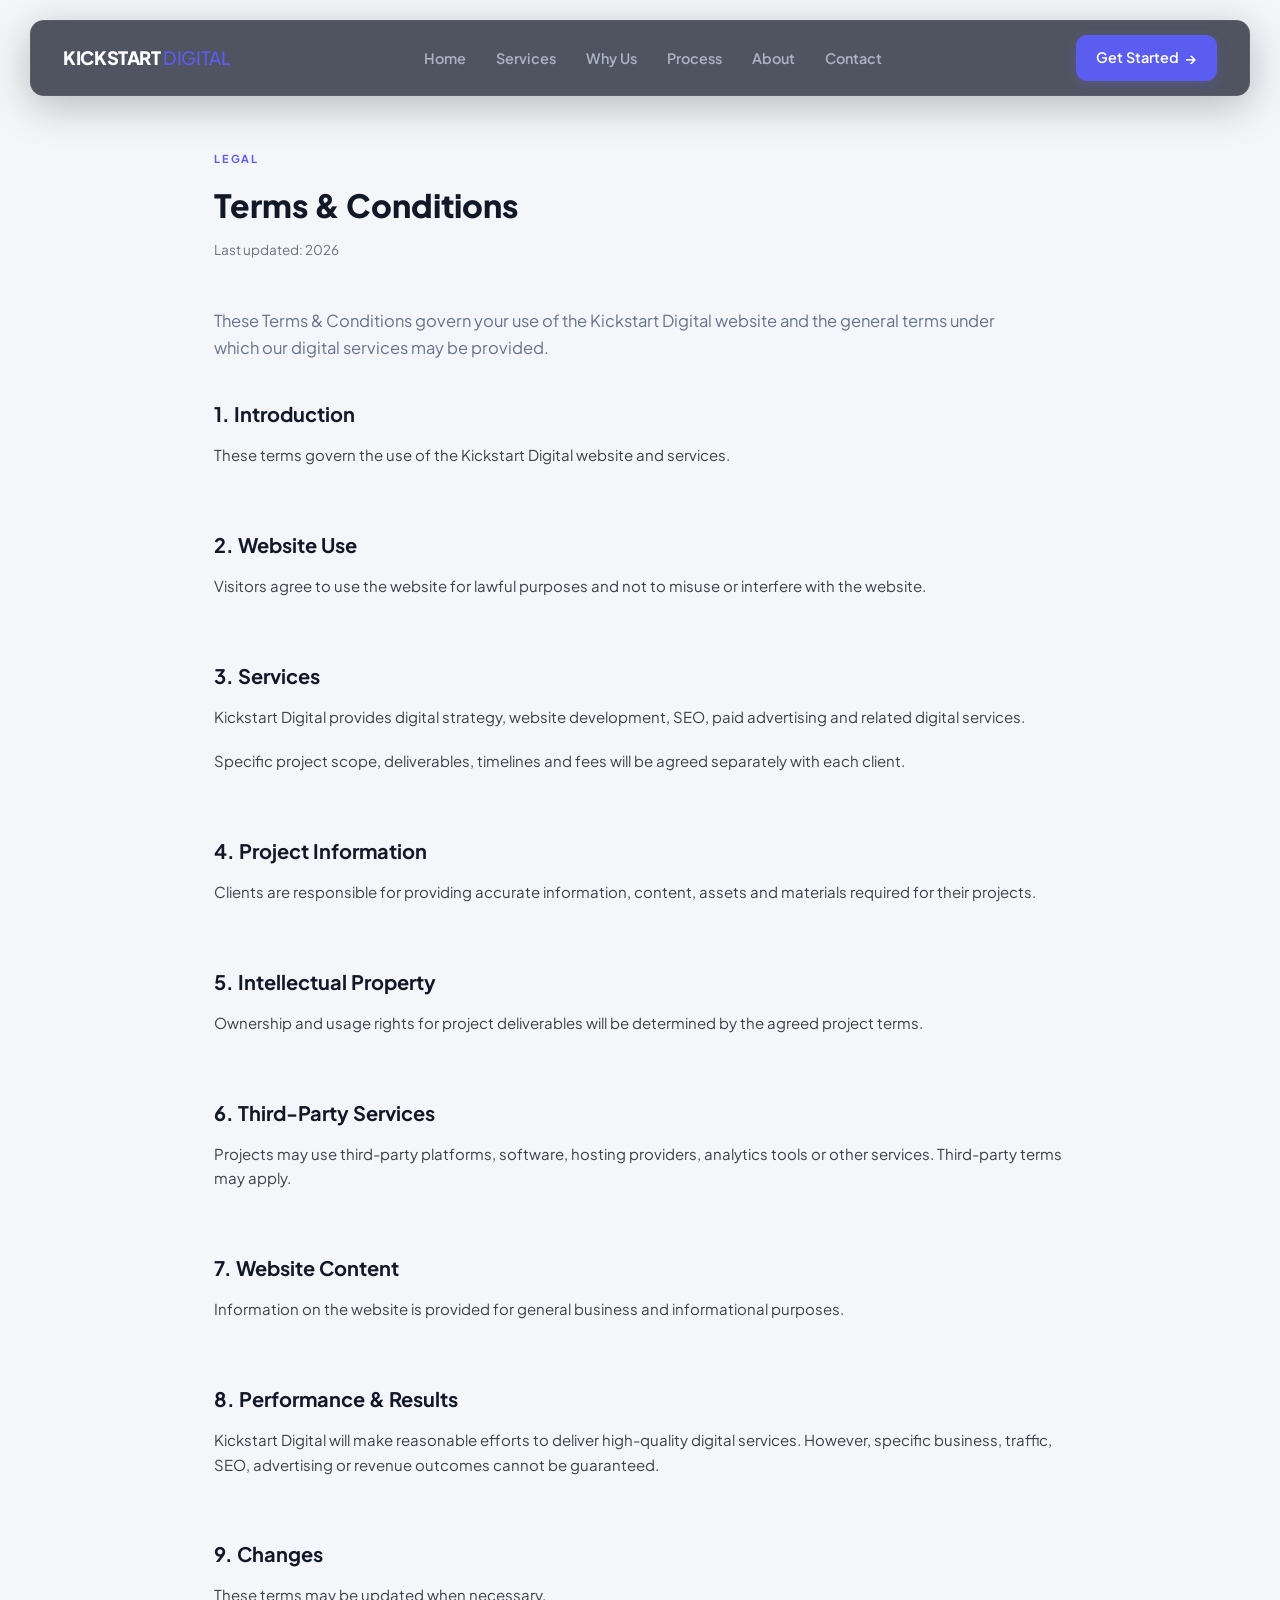
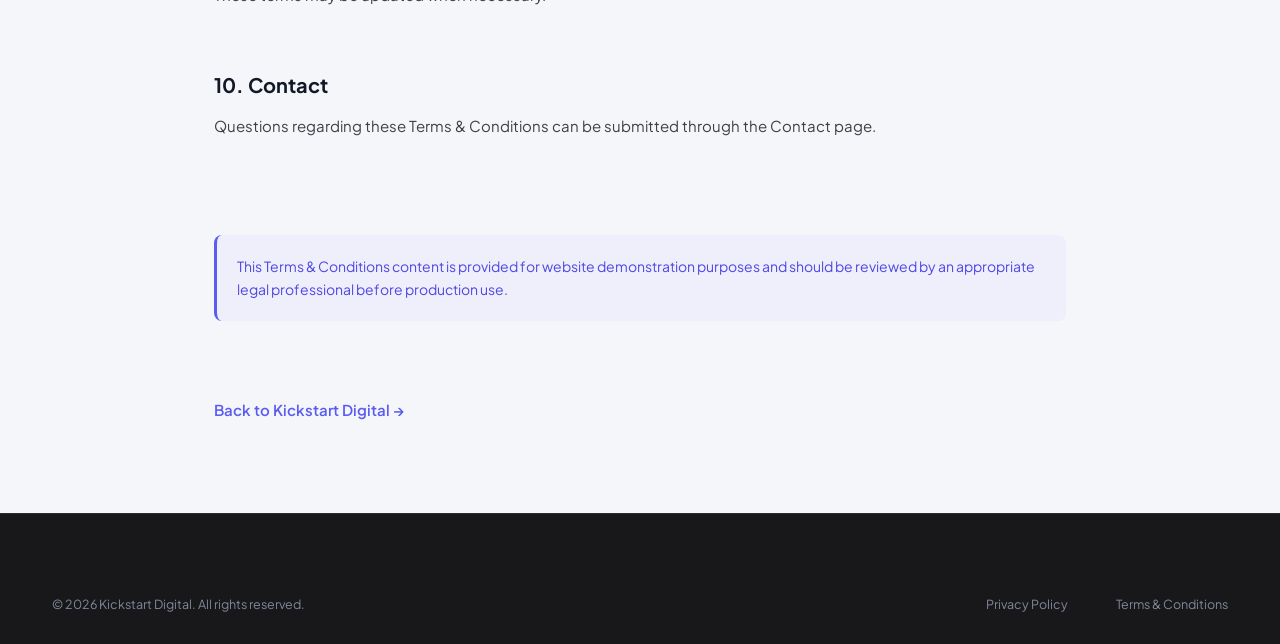
<file: terms-and-conditions.html>
<!DOCTYPE html>
<html lang="en">
<head>
    <meta charset="UTF-8">
    <meta name="viewport" content="width=device-width, initial-scale=1.0">
    <title>Terms & Conditions | Kickstart Digital</title>
    <link rel="preconnect" href="https://fonts.googleapis.com">
    <link rel="preconnect" href="https://fonts.gstatic.com" crossorigin>
    <link href="https://fonts.googleapis.com/css2?family=Plus+Jakarta+Sans:wght@400;500;600;700;800&display=swap" rel="stylesheet">
    <link rel="stylesheet" href="style.css">
</head>
<body>
    <!-- Header / Navigation -->
    <header class="site-header scrolled" id="site-header">
        <div class="header-container">
            <a href="index.html" class="logo">
                KICKSTART<span>DIGITAL</span>
            </a>
            
            <nav class="main-navigation" id="main-navigation">
                <ul>
                    <li><a href="index.html" class="nav-link">Home</a></li>
                    <li><a href="services.html" class="nav-link">Services</a></li>
                    <li><a href="why-us.html" class="nav-link">Why Us</a></li>
                    <li><a href="/#process" class="nav-link">Process</a></li>
                    <li><a href="about.html" class="nav-link">About</a></li>
                    <li><a href="contact.html" class="nav-link">Contact</a></li>
                </ul>
            </nav>
            
            <div class="header-cta">
                <a href="contact.html" class="btn btn-primary btn-header">Get Started <span class="header-arrow">→</span></a>
            </div>
        </div>
    </header>

    <!-- Main Content / Legal Terms Layout -->
    <main class="legal-page-template">
        <div class="legal-page-container">
            <span class="legal-eyebrow">LEGAL</span>
            <h1 class="legal-heading">Terms & Conditions</h1>
            <p class="legal-meta">Last updated: 2026</p>
            
            <p class="legal-intro" style="font-size: 16.5px; line-height: 1.6; color: #64748B; margin-bottom: 2.5rem; max-width: 800px;">
                These Terms & Conditions govern your use of the Kickstart Digital website and the general terms under which our digital services may be provided.
            </p>
            
            <div class="legal-grid">
                <!-- Side navigation table of contents -->
                <aside class="legal-side-nav">
                    <nav aria-label="Terms and Conditions document outline">
                        <ul>
                            <li><a href="#intro" class="side-nav-link active">1. Introduction</a></li>
                            <li><a href="#use" class="side-nav-link">2. Website Use</a></li>
                            <li><a href="#services" class="side-nav-link">3. Services</a></li>
                            <li><a href="#project" class="side-nav-link">4. Project Info</a></li>
                            <li><a href="#intellectual" class="side-nav-link">5. Intellectual Property</a></li>
                            <li><a href="#third-party" class="side-nav-link">6. Third-Party Services</a></li>
                            <li><a href="#content" class="side-nav-link">7. Website Content</a></li>
                            <li><a href="#liability" class="side-nav-link">8. Liability Limitation</a></li>
                            <li><a href="#changes" class="side-nav-link">9. Changes</a></li>
                            <li><a href="#contact" class="side-nav-link">10. Contact</a></li>
                        </ul>
                    </nav>
                </aside>
                
                <!-- Legal Content Body -->
                <article class="legal-content-body">
                    <section id="intro">
                        <h2>1. Introduction</h2>
                        <p>These terms govern the use of the Kickstart Digital website and services.</p>
                    </section>
                    
                    <section id="use">
                        <h2>2. Website Use</h2>
                        <p>Visitors agree to use the website for lawful purposes and not to misuse or interfere with the website.</p>
                    </section>
                    
                    <section id="services">
                        <h2>3. Services</h2>
                        <p>Kickstart Digital provides digital strategy, website development, SEO, paid advertising and related digital services.</p>
                        <p>Specific project scope, deliverables, timelines and fees will be agreed separately with each client.</p>
                    </section>
                    
                    <section id="project">
                        <h2>4. Project Information</h2>
                        <p>Clients are responsible for providing accurate information, content, assets and materials required for their projects.</p>
                    </section>
                    
                    <section id="intellectual">
                        <h2>5. Intellectual Property</h2>
                        <p>Ownership and usage rights for project deliverables will be determined by the agreed project terms.</p>
                    </section>
                    
                    <section id="third-party">
                        <h2>6. Third-Party Services</h2>
                        <p>Projects may use third-party platforms, software, hosting providers, analytics tools or other services. Third-party terms may apply.</p>
                    </section>
                    
                    <section id="content">
                        <h2>7. Website Content</h2>
                        <p>Information on the website is provided for general business and informational purposes.</p>
                    </section>
                    
                    <section id="liability">
                        <h2>8. Performance & Results</h2>
                        <p>Kickstart Digital will make reasonable efforts to deliver high-quality digital services. However, specific business, traffic, SEO, advertising or revenue outcomes cannot be guaranteed.</p>
                    </section>
                    
                    <section id="changes">
                        <h2>9. Changes</h2>
                        <p>These terms may be updated when necessary.</p>
                    </section>
                    
                    <section id="contact">
                        <h2>10. Contact</h2>
                        <p>Questions regarding these Terms & Conditions can be submitted through the Contact page.</p>
                    </section>
                    
                    <div class="legal-disclaimer">
                        <p>This Terms & Conditions content is provided for website demonstration purposes and should be reviewed by an appropriate legal professional before production use.</p>
                    </div>

                    <div style="margin-top: 2rem;">
                        <a href="index.html" class="kd-footer-link" style="font-weight: 600; color: #5B5CF0 !important; font-size: 15px !important;">Back to Kickstart Digital →</a>
                    </div>
                </article>
            </div>
        </div>
    </main>

    <!-- Footer Bar -->
    <footer class="kd-premium-footer">
        <div class="kd-footer-container">
            <div class="kd-footer-bottom">
                <div class="kd-footer-copyright">
                    <p>© 2026 Kickstart Digital. All rights reserved.</p>
                </div>
                <div class="kd-footer-legal">
                    <a href="privacy-policy.html" class="kd-footer-legal-link" style="color: #7F889A; text-decoration: none; margin-right: 1.5rem;">Privacy Policy</a>
                    <a href="terms-and-conditions.html" class="kd-footer-legal-link" style="color: #7F889A; text-decoration: none;">Terms & Conditions</a>
                </div>
            </div>
        </div>
    </footer>
    <script src="script.js"></script>
</body>
</html>
</file>
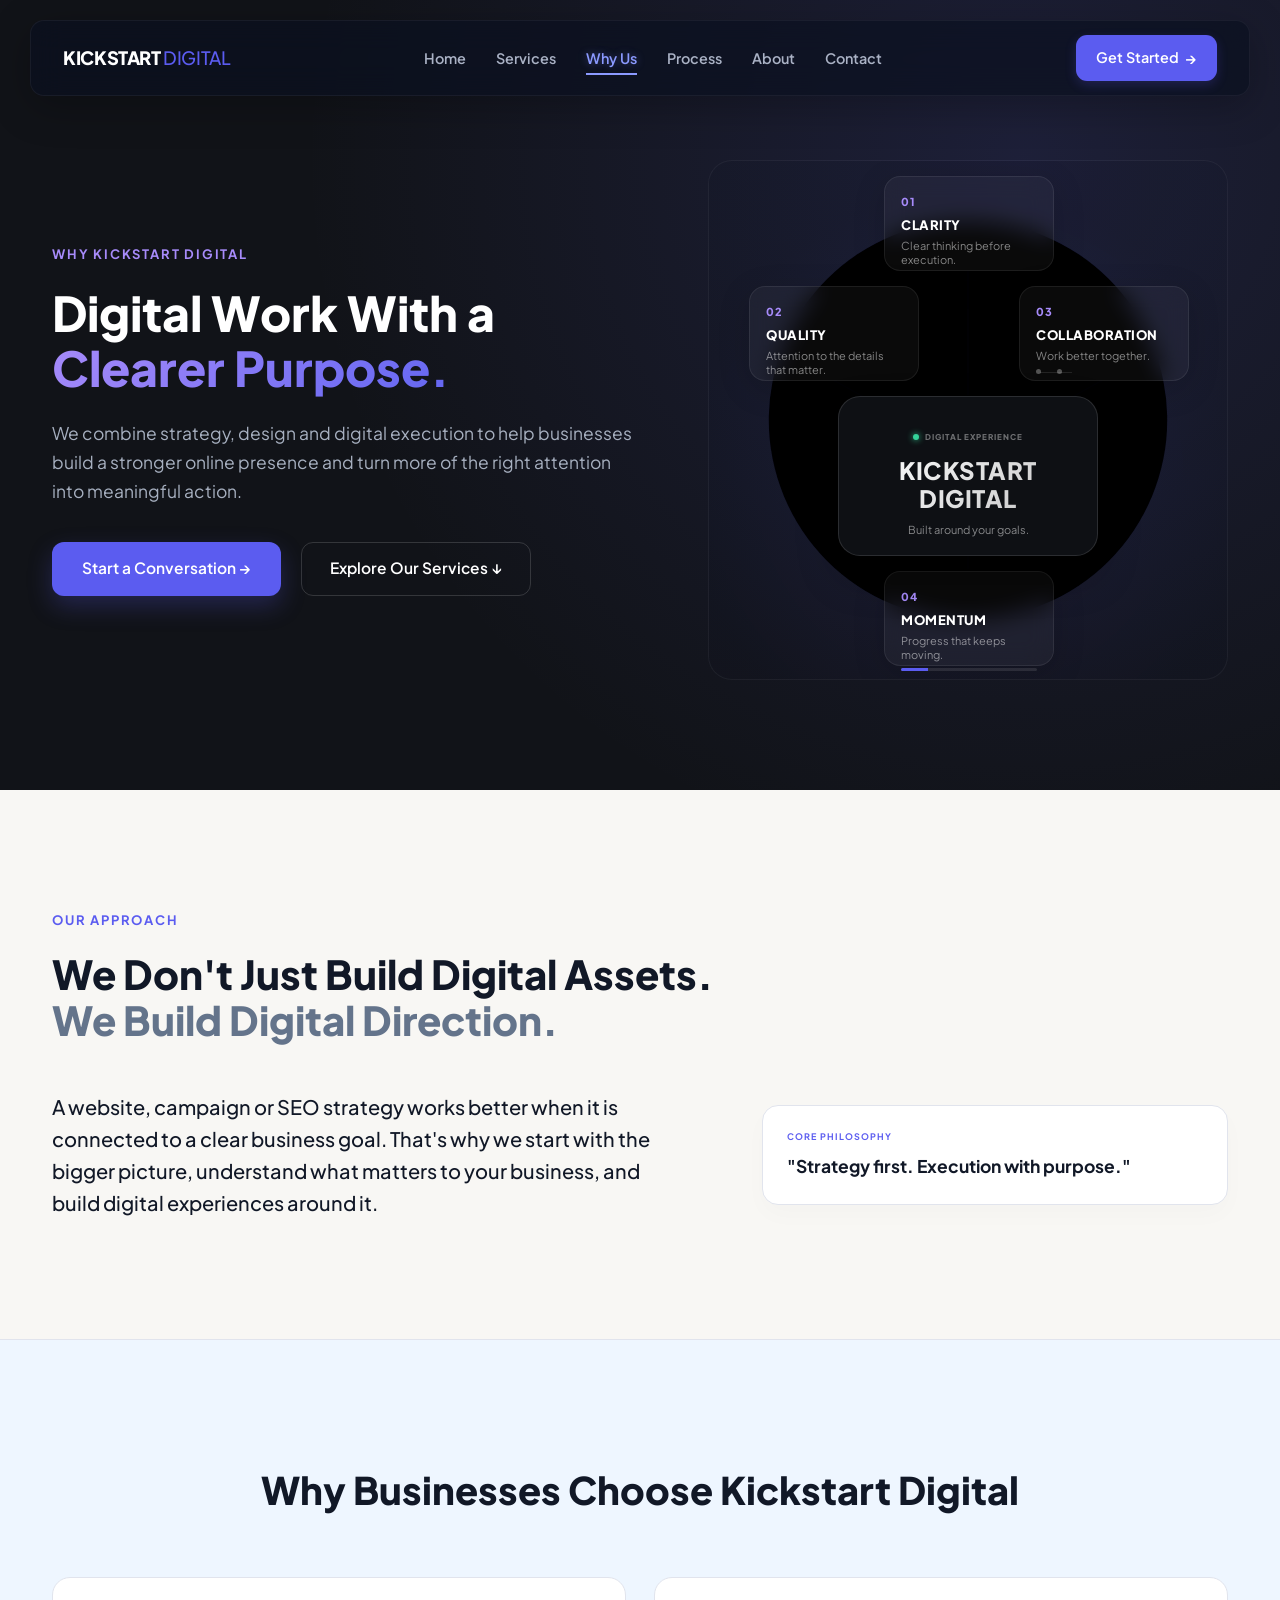
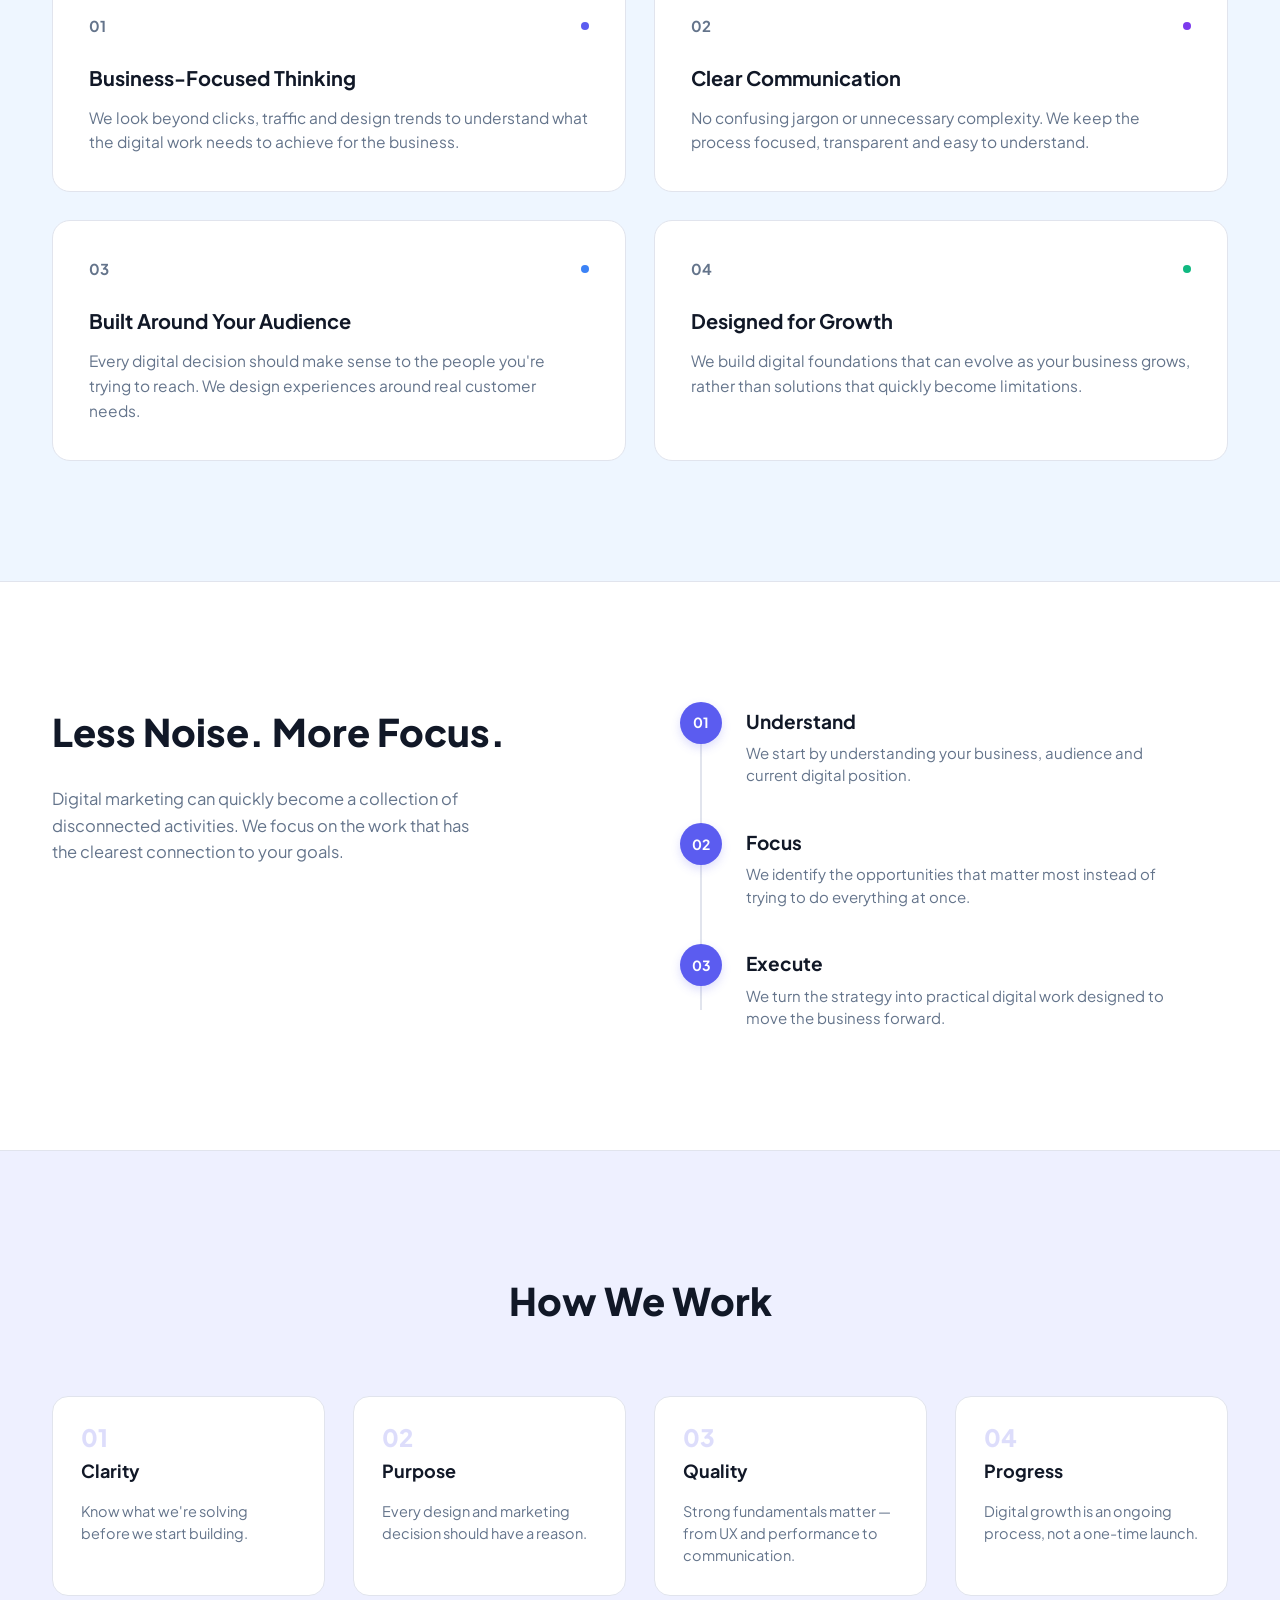
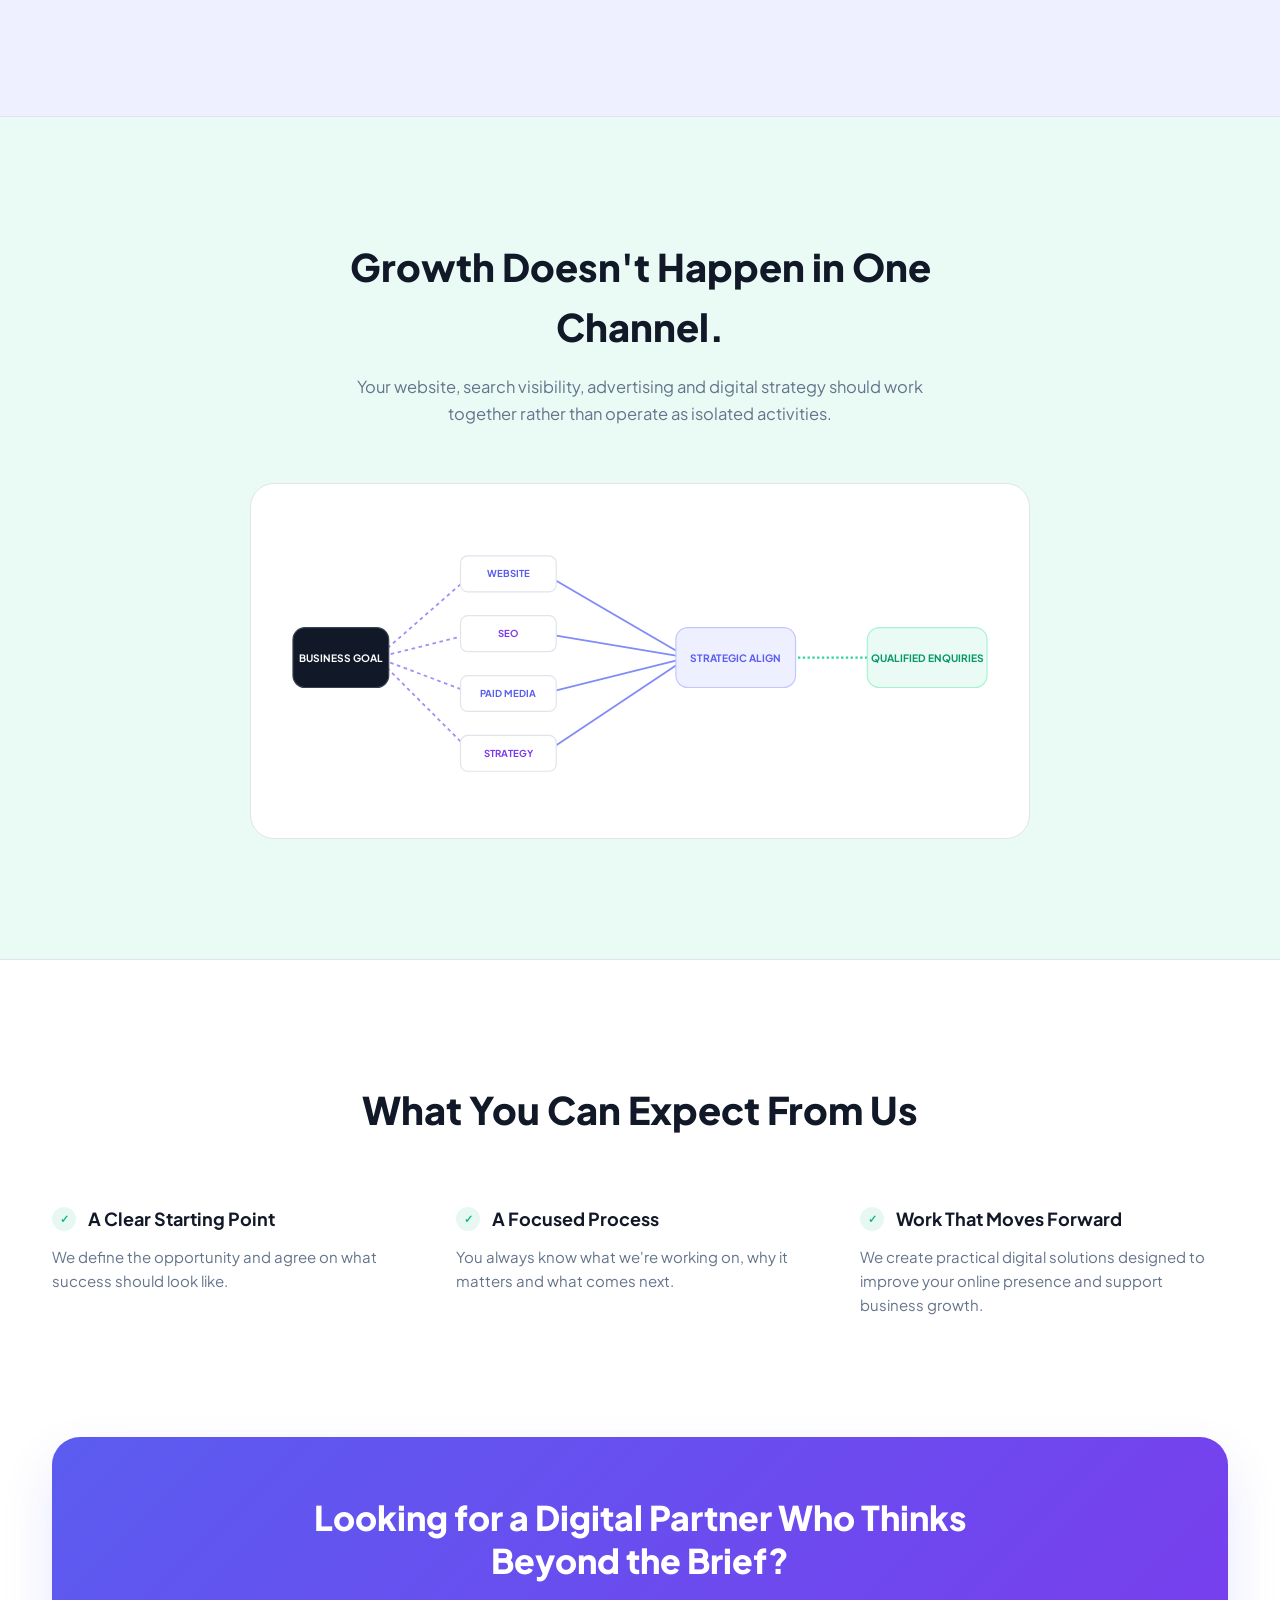
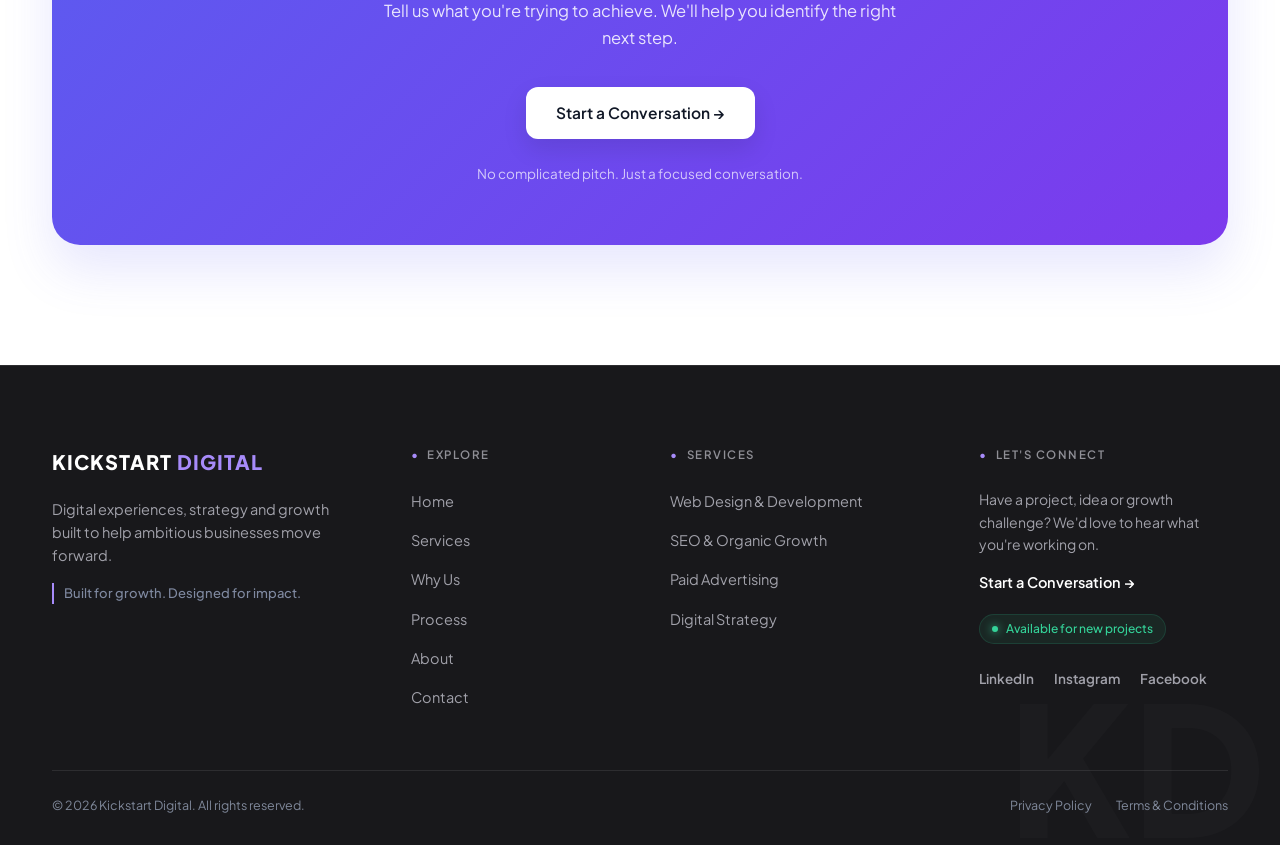
<file: why-us.html>
<!DOCTYPE html>
<html lang="en">
<head>
    <meta charset="UTF-8">
    <meta name="viewport" content="width=device-width, initial-scale=1.0">
    <title>Why Choose Kickstart Digital | Digital Growth Agency</title>
    <meta name="description" content="Discover why businesses choose Kickstart Digital for strategic web design, SEO, paid advertising and digital growth solutions.">
    <link rel="preconnect" href="https://fonts.googleapis.com">
    <link rel="preconnect" href="https://fonts.gstatic.com" crossorigin>
    <link href="https://fonts.googleapis.com/css2?family=Plus+Jakarta+Sans:wght@400;500;600;700;800&display=swap" rel="stylesheet">
    <link rel="stylesheet" href="style.css">
</head>
<body class="kd-whyus-page">
    <!-- Header / Navigation -->
    <header class="site-header scrolled" id="site-header">
        <div class="header-container">
            <a href="index.html" class="logo">
                KICKSTART<span>DIGITAL</span>
            </a>
            
            <nav class="main-navigation" id="main-navigation">
                <ul>
                    <li><a href="index.html" class="nav-link">Home</a></li>
                    <li><a href="services.html" class="nav-link">Services</a></li>
                    <li><a href="why-us.html" class="nav-link active">Why Us</a></li>
                    <li><a href="process.html" class="nav-link">Process</a></li>
                    <li><a href="about.html" class="nav-link">About</a></li>
                    <li><a href="contact.html" class="nav-link">Contact</a></li>
                </ul>
            </nav>
            
            <div class="header-cta">
                <a href="contact.html" class="btn btn-primary btn-header">Get Started <span class="header-arrow">→</span></a>
            </div>
            
            <button class="mobile-menu-toggle" id="mobile-menu-toggle" aria-label="Toggle Menu" aria-expanded="false">
                <span class="hamburger-line"></span>
                <span class="hamburger-line"></span>
                <span class="hamburger-line"></span>
            </button>
        </div>
    </header>

    <!-- Mobile Navigation Menu overlay -->
    <div class="mobile-menu-overlay" id="mobile-menu-overlay">
        <nav class="mobile-navigation">
            <ul>
                <li><a href="index.html" class="mobile-nav-link">Home</a></li>
                <li><a href="services.html" class="mobile-nav-link">Services</a></li>
                <li><a href="why-us.html" class="mobile-nav-link active">Why Us</a></li>
                <li><a href="process.html" class="mobile-nav-link">Process</a></li>
                <li><a href="about.html" class="mobile-nav-link">About</a></li>
                <li><a href="contact.html" class="mobile-nav-link">Contact</a></li>
                <li><a href="contact.html" class="btn btn-primary btn-mobile-cta">Get Started</a></li>
            </ul>
        </nav>
    </div>

    <!-- Main Content Container -->
    <main>
        <!-- Section 1: Why Us Hero -->
        <section class="kd-whyus-hero">
            <div class="kd-whyus-hero-glow"></div>
            <div class="kd-whyus-hero-container">
                <div class="kd-whyus-hero-grid">
                    <!-- Left: Content Copy -->
                    <div class="kd-whyus-hero-content">
                        <span class="kd-whyus-hero-eyebrow">WHY KICKSTART DIGITAL</span>
                        <h1 class="kd-whyus-hero-heading">
                            Digital Work With a <span class="gradient-highlight">Clearer Purpose.</span>
                        </h1>
                        <p class="kd-whyus-hero-support">
                            We combine strategy, design and digital execution to help businesses build a stronger online presence and turn more of the right attention into meaningful action.
                        </p>
                        <div class="kd-whyus-hero-actions">
                            <a href="contact.html" class="btn-whyus-hero-primary">Start a Conversation →</a>
                            <a href="services.html" class="btn-whyus-hero-secondary">Explore Our Services ↓</a>
                        </div>
                    </div>
                                   <!-- Right: Re-engineered Strategic Advantage Visual Wrapper -->
                    <div class="kd-whyus-hero-visual-wrapper kd-services-floating-wrapper" id="whyus-interactive-visual">
                        <div class="kd-whyus-hero-visual kd-services-floating-inner">
                            <!-- Background map decoration -->
                            <div class="whyus-bg-decor">
                                <svg viewBox="0 0 520 520" class="bg-grid-svg">
                                    <circle cx="260" cy="260" r="200" stroke="rgba(91,92,240,0.02)" stroke-width="1"></circle>
                                    <circle cx="260" cy="260" r="140" stroke="rgba(91,92,240,0.015)" stroke-width="1" stroke-dasharray="4 4"></circle>
                                    <!-- Interactive node connection paths -->
                                    <line id="whyus-line-clarity" x1="260" y1="110" x2="260" y2="235" stroke="rgba(91,92,240,0.15)" stroke-width="1.5" fill="none"></line>
                                    <line id="whyus-line-quality" x1="125" y1="220" x2="170" y2="245" stroke="rgba(91,92,240,0.15)" stroke-width="1.5" fill="none"></line>
                                    <line id="whyus-line-collab" x1="395" y1="220" x2="350" y2="245" stroke="rgba(91,92,240,0.15)" stroke-width="1.5" fill="none"></line>
                                    <line id="whyus-line-momentum" x1="260" y1="395" x2="260" y2="410" stroke="rgba(91,92,240,0.15)" stroke-width="1.5" fill="none"></line>
                                </svg>
                            </div>

                            <!-- Centre Panel: Kickstart Digital -->
                            <div class="whyus-centre-card">
                                <span class="indicator"><span class="dot"></span> DIGITAL EXPERIENCE</span>
                                <h3 class="title">KICKSTART<br>DIGITAL</h3>
                                <p class="desc">Built around your goals.</p>
                            </div>

                            <!-- Node 1: Clarity (Top) -->
                            <div class="whyus-advantage-node advantage-clarity" style="top: 15px; left: 175px;">
                                <span class="num">01 <span class="clarity-focus-dot"></span></span>
                                <h4 class="title">CLARITY</h4>
                                <p class="desc">Clear thinking before execution.</p>
                            </div>

                            <!-- Node 2: Quality (Left) -->
                            <div class="whyus-advantage-node advantage-quality" style="top: 125px; left: 40px;">
                                <span class="num">02</span>
                                <h4 class="title">QUALITY</h4>
                                <p class="desc">Attention to the details that matter.</p>
                            </div>

                            <!-- Node 3: Collaboration (Right) -->
                            <div class="whyus-advantage-node advantage-collaboration" style="top: 125px; left: 310px;">
                                <span class="num">03</span>
                                <h4 class="title">COLLABORATION</h4>
                                <p class="desc">Work better together.</p>
                                <div class="collab-dots-preview">
                                    <span class="dot d1"></span><span class="dot d2"></span>
                                </div>
                            </div>

                            <!-- Node 4: Momentum (Bottom) -->
                            <div class="whyus-advantage-node advantage-momentum" style="top: 410px; left: 175px;">
                                <span class="num">04</span>
                                <h4 class="title">MOMENTUM</h4>
                                <p class="desc">Progress that keeps moving.</p>
                                <div class="momentum-chart-preview">
                                    <span class="bar"></span>
                                </div>
                            </div>
                        </div>
                    </div></div>
                </div>
            </div>
        </section>

        <!-- Section 2: Core Positioning -->
        <section class="kd-whyus-approach" id="whyus-intro">
            <div class="kd-whyus-approach-container">
                <span class="kd-whyus-approach-eyebrow">OUR APPROACH</span>
                <h2 class="kd-whyus-approach-heading">We Don't Just Build Digital Assets. <span class="heading-inline-block">We Build Digital Direction.</span></h2>
                <div class="kd-whyus-approach-grid">
                    <p class="approach-paragraph-main">
                        A website, campaign or SEO strategy works better when it is connected to a clear business goal. That's why we start with the bigger picture, understand what matters to your business, and build digital experiences around it.
                    </p>
                    <div class="approach-statement-card">
                        <span class="approach-statement-tag">CORE PHILOSOPHY</span>
                        <p class="approach-statement-text">"Strategy first. Execution with purpose."</p>
                    </div>
                </div>
            </div>
        </section>

        <!-- Section 3: Why Clients Choose Us -->
        <section class="kd-whyus-choose">
            <div class="kd-whyus-choose-container">
                <h2 class="kd-whyus-choose-heading">Why Businesses Choose Kickstart Digital</h2>
                
                <div class="kd-whyus-choose-grid">
                    <!-- Block 1 -->
                    <div class="kd-whyus-feature-card accent-indigo">
                        <div class="card-meta">
                            <span class="num">01</span>
                            <span class="accent-dot"></span>
                        </div>
                        <h3 class="card-title">Business-Focused Thinking</h3>
                        <p class="card-content">
                            We look beyond clicks, traffic and design trends to understand what the digital work needs to achieve for the business.
                        </p>
                    </div>
                    
                    <!-- Block 2 -->
                    <div class="kd-whyus-feature-card accent-violet">
                        <div class="card-meta">
                            <span class="num">02</span>
                            <span class="accent-dot"></span>
                        </div>
                        <h3 class="card-title">Clear Communication</h3>
                        <p class="card-content">
                            No confusing jargon or unnecessary complexity. We keep the process focused, transparent and easy to understand.
                        </p>
                    </div>
                    
                    <!-- Block 3 -->
                    <div class="kd-whyus-feature-card accent-blue">
                        <div class="card-meta">
                            <span class="num">03</span>
                            <span class="accent-dot"></span>
                        </div>
                        <h3 class="card-title">Built Around Your Audience</h3>
                        <p class="card-content">
                            Every digital decision should make sense to the people you're trying to reach. We design experiences around real customer needs.
                        </p>
                    </div>
                    
                    <!-- Block 4 -->
                    <div class="kd-whyus-feature-card accent-mint">
                        <div class="card-meta">
                            <span class="num">04</span>
                            <span class="accent-dot"></span>
                        </div>
                        <h3 class="card-title">Designed for Growth</h3>
                        <p class="card-content">
                            We build digital foundations that can evolve as your business grows, rather than solutions that quickly become limitations.
                        </p>
                    </div>
                </div>
            </div>
        </section>

        <!-- Section 4: What Makes Us Different -->
        <section class="kd-whyus-different">
            <div class="kd-whyus-different-container">
                <div class="kd-whyus-different-grid">
                    <!-- Left Column -->
                    <div class="kd-whyus-different-intro">
                        <h2 class="kd-whyus-different-heading">Less Noise. More Focus.</h2>
                        <p class="kd-whyus-different-desc">
                            Digital marketing can quickly become a collection of disconnected activities. We focus on the work that has the clearest connection to your goals.
                        </p>
                    </div>
                    
                    <!-- Right Column: Process points connected with vertical line -->
                    <div class="kd-whyus-different-points">
                        <div class="points-connecting-line"></div>
                        
                        <!-- Point 01 -->
                        <div class="process-point-item">
                            <div class="point-node-indicator">01</div>
                            <div class="point-content">
                                <h3 class="point-title">Understand</h3>
                                <p class="point-desc">We start by understanding your business, audience and current digital position.</p>
                            </div>
                        </div>
                        
                        <!-- Point 02 -->
                        <div class="process-point-item">
                            <div class="point-node-indicator">02</div>
                            <div class="point-content">
                                <h3 class="point-title">Focus</h3>
                                <p class="point-desc">We identify the opportunities that matter most instead of trying to do everything at once.</p>
                            </div>
                        </div>
                        
                        <!-- Point 03 -->
                        <div class="process-point-item">
                            <div class="point-node-indicator">03</div>
                            <div class="point-content">
                                <h3 class="point-title">Execute</h3>
                                <p class="point-desc">We turn the strategy into practical digital work designed to move the business forward.</p>
                            </div>
                        </div>
                    </div>
                </div>
            </div>
        </section>

        <!-- Section 5: Our Working Principles -->
        <section class="kd-whyus-principles">
            <div class="kd-whyus-principles-container">
                <h2 class="kd-whyus-principles-heading">How We Work</h2>
                
                <div class="kd-whyus-principles-list">
                    <!-- Principle 01 -->
                    <div class="kd-whyus-principle-item">
                        <div class="principle-meta">
                            <span class="num">01</span>
                            <h3 class="title">Clarity</h3>
                        </div>
                        <p class="desc">Know what we're solving before we start building.</p>
                    </div>
                    
                    <!-- Principle 02 -->
                    <div class="kd-whyus-principle-item">
                        <div class="principle-meta">
                            <span class="num">02</span>
                            <h3 class="title">Purpose</h3>
                        </div>
                        <p class="desc">Every design and marketing decision should have a reason.</p>
                    </div>
                    
                    <!-- Principle 03 -->
                    <div class="kd-whyus-principle-item">
                        <div class="principle-meta">
                            <span class="num">03</span>
                            <h3 class="title">Quality</h3>
                        </div>
                        <p class="desc">Strong fundamentals matter — from UX and performance to communication.</p>
                    </div>
                    
                    <!-- Principle 04 -->
                    <div class="kd-whyus-principle-item">
                        <div class="principle-meta">
                            <span class="num">04</span>
                            <h3 class="title">Progress</h3>
                        </div>
                        <p class="desc">Digital growth is an ongoing process, not a one-time launch.</p>
                    </div>
                </div>
            </div>
        </section>

        <!-- Section 6: How We Think About Growth -->
        <section class="kd-whyus-growth">
            <div class="kd-whyus-growth-container">
                <div class="kd-whyus-growth-intro">
                    <h2 class="kd-whyus-growth-heading">Growth Doesn't Happen in One Channel.</h2>
                    <p class="kd-whyus-growth-desc">
                        Your website, search visibility, advertising and digital strategy should work together rather than operate as isolated activities.
                    </p>
                </div>
                
                <!-- Strategy diagram mapping flowchart visual -->
                <div class="kd-whyus-growth-diagram">
                    <div class="growth-diagram-panel container-shadow">
                        <svg viewBox="0 0 600 240" fill="none" class="growth-flowchart-svg">
                            <!-- Flow lines -->
                            <path d="M80,120 L160,50 M80,120 L160,100 M80,120 L160,150 M80,120 L160,200" stroke="#A78BFA" stroke-width="1.5" stroke-dasharray="3 3"></path>
                            <path d="M220,50 L340,120 M220,100 L340,120 M220,150 L340,120 M220,200 L340,120" stroke="#818CF8" stroke-width="1.5"></path>
                            <path d="M420,120 L500,120" stroke="#34D399" stroke-width="2" stroke-dasharray="2 2"></path>
                            
                            <!-- Connected boxes -->
                            <!-- Start Node -->
                            <rect x="10" y="95" width="80" height="50" rx="10" fill="#111827" stroke="#374151"></rect>
                            <text x="50" y="124" font-size="8.5" font-weight="700" fill="#FFFFFF" text-anchor="middle">BUSINESS GOAL</text>
                            
                            <!-- Middle channels -->
                            <!-- Website -->
                            <rect x="150" y="35" width="80" height="30" rx="6" fill="#FFFFFF" stroke="#E1E4ED"></rect>
                            <text x="190" y="53" font-size="8" font-weight="700" fill="#5B5CF0" text-anchor="middle">WEBSITE</text>
                            <!-- SEO -->
                            <rect x="150" y="85" width="80" height="30" rx="6" fill="#FFFFFF" stroke="#E1E4ED"></rect>
                            <text x="190" y="103" font-size="8" font-weight="700" fill="#7C3AED" text-anchor="middle">SEO</text>
                            <!-- Paid Media -->
                            <rect x="150" y="135" width="80" height="30" rx="6" fill="#FFFFFF" stroke="#E1E4ED"></rect>
                            <text x="190" y="153" font-size="8" font-weight="700" fill="#5B5CF0" text-anchor="middle">PAID MEDIA</text>
                            <!-- Strategy -->
                            <rect x="150" y="185" width="80" height="30" rx="6" fill="#FFFFFF" stroke="#E1E4ED"></rect>
                            <text x="190" y="203" font-size="8" font-weight="700" fill="#7C3AED" text-anchor="middle">STRATEGY</text>
                            
                            <!-- Intermediate Result node -->
                            <rect x="330" y="95" width="100" height="50" rx="10" fill="#EEF0FF" stroke="#C3C6FF"></rect>
                            <text x="380" y="124" font-size="8.5" font-weight="700" fill="#5B5CF0" text-anchor="middle">STRATEGIC ALIGN</text>
                            
                            <!-- End Node -->
                            <rect x="490" y="95" width="100" height="50" rx="10" fill="#EAFBF5" stroke="#A7F3D0"></rect>
                            <text x="540" y="124" font-size="8.5" font-weight="700" fill="#059669" text-anchor="middle">QUALIFIED ENQUIRIES</text>
                        </svg>
                    </div>
                </div>
            </div>
        </section>

        <!-- Section 7: Client Experience -->
        <section class="kd-whyus-ux">
            <div class="kd-whyus-ux-container">
                <h2 class="kd-whyus-ux-heading">What You Can Expect From Us</h2>
                
                <div class="kd-whyus-ux-list">
                    <!-- Segment 01 -->
                    <div class="kd-whyus-ux-item">
                        <div class="item-meta">
                            <!-- Check indicator -->
                            <div class="check-icon-box">✓</div>
                            <h3 class="title">A Clear Starting Point</h3>
                        </div>
                        <p class="desc">We define the opportunity and agree on what success should look like.</p>
                    </div>
                    
                    <!-- Segment 02 -->
                    <div class="kd-whyus-ux-item">
                        <div class="item-meta">
                            <div class="check-icon-box">✓</div>
                            <h3 class="title">A Focused Process</h3>
                        </div>
                        <p class="desc">You always know what we're working on, why it matters and what comes next.</p>
                    </div>
                    
                    <!-- Segment 03 -->
                    <div class="kd-whyus-ux-item">
                        <div class="item-meta">
                            <div class="check-icon-box">✓</div>
                            <h3 class="title">Work That Moves Forward</h3>
                        </div>
                        <p class="desc">We create practical digital solutions designed to improve your online presence and support business growth.</p>
                    </div>
                </div>
            </div>
        </section>

        <!-- Section 8: Short CTA Banner -->
        <section class="kd-whyus-cta">
            <div class="kd-whyus-cta-container">
                <div class="kd-whyus-cta-panel">
                    <h2 class="kd-whyus-cta-heading">Looking for a Digital Partner Who Thinks Beyond the Brief?</h2>
                    <p class="kd-whyus-cta-support">Tell us what you're trying to achieve. We'll help you identify the right next step.</p>
                    <div class="kd-whyus-cta-actions">
                        <a href="contact.html" class="btn-whyus-cta">Start a Conversation →</a>
                    </div>
                    <p class="kd-whyus-cta-footer-caption">No complicated pitch. Just a focused conversation.</p>
                </div>
            </div>
        </section>
    </main>

    <!-- Footer Section -->
    <footer class="kd-premium-footer">
        <div class="kd-footer-container">
            <div class="kd-footer-watermark">KD</div>
            <div class="kd-footer-main">
                <div class="kd-footer-column kd-footer-brand">
                    <h3 class="kd-footer-logo">
                        <span class="logo-white">KICKSTART</span> <span class="logo-violet">DIGITAL</span>
                    </h3>
                    <p class="kd-footer-brand-desc">Digital experiences, strategy and growth built to help ambitious businesses move forward.</p>
                    <p class="kd-footer-brand-tagline">Built for growth. Designed for impact.</p>
                </div>
                <div class="kd-footer-column">
                    <h3 class="kd-footer-heading"><span class="heading-dot">•</span> EXPLORE</h3>
                    <nav class="kd-footer-nav" aria-label="Footer Explore Navigation">
                        <ul class="kd-footer-links">
                            <li><a href="index.html" class="kd-footer-link">Home</a></li>
                            <li><a href="services.html" class="kd-footer-link">Services</a></li>
                            <li><a href="why-us.html" class="kd-footer-link">Why Us</a></li>
                            <li><a href="process.html" class="kd-footer-link">Process</a></li>
                            <li><a href="about.html" class="kd-footer-link">About</a></li>
                            <li><a href="contact.html" class="kd-footer-link">Contact</a></li>
                        </ul>
                    </nav>
                </div>
                <div class="kd-footer-column">
                    <h3 class="kd-footer-heading"><span class="heading-dot">•</span> SERVICES</h3>
                    <nav class="kd-footer-nav" aria-label="Footer Services Navigation">
                        <ul class="kd-footer-links">
                            <li><a href="services.html" class="kd-footer-link">Web Design & Development</a></li>
                            <li><a href="services.html" class="kd-footer-link">SEO & Organic Growth</a></li>
                            <li><a href="services.html" class="kd-footer-link">Paid Advertising</a></li>
                            <li><a href="services.html" class="kd-footer-link">Digital Strategy</a></li>
                        </ul>
                    </nav>
                </div>
                <div class="kd-footer-column">
                    <h3 class="kd-footer-heading"><span class="heading-dot">•</span> LET'S CONNECT</h3>
                    <p class="kd-footer-connect-desc">Have a project, idea or growth challenge? We'd love to hear what you're working on.</p>
                    <a href="contact.html" class="kd-footer-connect-cta">Start a Conversation →</a>
                    <div class="kd-footer-status">
                        <span class="status-dot"></span>
                        <span class="status-text">Available for new projects</span>
                    </div>
                    <div class="kd-footer-socials">
                        <a href="#" class="kd-footer-social-link">LinkedIn</a>
                        <a href="#" class="kd-footer-social-link">Instagram</a>
                        <a href="#" class="kd-footer-social-link">Facebook</a>
                    </div>
                </div>
            </div>
            <div class="kd-footer-divider"></div>
            <div class="kd-footer-bottom">
                <div class="kd-footer-copyright">
                    <p>© 2026 Kickstart Digital. All rights reserved.</p>
                </div>
                <div class="kd-footer-legal">
                    <a href="privacy-policy.html" class="kd-footer-legal-link">Privacy Policy</a>
                    <a href="terms-and-conditions.html" class="kd-footer-legal-link">Terms & Conditions</a>
                </div>
            </div>
        </div>
    </footer>

    <script src="script.js"></script>
</body>
</html>
</file>
<file: style.css>
/* ==========================================================================
   KICKSTART DIGITAL - PREMIUM DARK MODE STYLESHEET
   Professional Custom WordPress Agency theme styling.
   ========================================================================== */

/* Design Tokens & Variables */
:root {
    /* Colors */
    --color-bg: #0B1020;              /* Midnight Navy Primary Background */
    --color-bg-scrolled: #070B16;     /* Darker solid navy scroll state */
    --color-accent: #5B5CF0;          /* Brand Accent Indigo */
    --color-accent-secondary: #8B9AFF;/* Soft Accent Blue */
    --color-highlight: #7DE2D1;       /* Cyan Highlight */
    --color-bg-light-blue: #F2F7FC;    /* Premium very-light blue background */
    --color-card-border: #DCE6F0;      /* Subtle blue-grey card border */
    
    --color-text-white: #FFFFFF;
    --color-text-muted: #AAB2C5;      /* Soft Cool Grey for Body text */
    --color-text-dark: #5A6275;       /* Subtly muted tag list copy */
    --color-border: rgba(255, 255, 255, 0.08); /* Faint dark mode borders */
    
    /* Layout */
    --max-content-width: 1240px;
    --header-height: 82px;
    --header-height-scrolled: 74px;
    
    /* Animations */
    --transition-smooth: 0.25s cubic-bezier(0.25, 1, 0.5, 1);
    --transition-slow: 0.5s cubic-bezier(0.25, 1, 0.5, 1);
    
    /* Shadows */
    --shadow-premium: 0 20px 50px rgba(0, 0, 0, 0.3);
    --shadow-accent-glow: 0 10px 30px rgba(99, 91, 255, 0.25);
}

/* Reset */
*, *::before, *::after {
    box-sizing: border-box;
    margin: 0;
    padding: 0;
}

html {
    scroll-behavior: smooth;
    -webkit-text-size-adjust: 100%;
}

body {
    font-family: 'Plus Jakarta Sans', -apple-system, BlinkMacSystemFont, sans-serif;
    background-color: var(--color-bg);
    color: var(--color-text-white);
    line-height: 1.6;
    overflow-x: hidden;
    -webkit-font-smoothing: antialiased;
}

/* Container Bounds & Alignment Grid */
.header-container,
.hero-container {
    width: 100%;
    max-width: var(--max-content-width);
    margin: 0 auto;
    padding: 0 2rem;
}

/* Premium Buttons & Interactive Links */
.btn {
    display: inline-flex;
    align-items: center;
    justify-content: center;
    padding: 0.8rem 1.6rem;
    font-size: 0.95rem;
    font-weight: 600;
    border-radius: 10px; /* 10px border radius as requested */
    border: 1px solid transparent;
    cursor: pointer;
    transition: all var(--transition-smooth);
    text-align: center;
}

.btn-primary {
    background-color: var(--color-accent);
    color: var(--color-text-white);
    border-color: var(--color-accent);
    box-shadow: var(--shadow-accent-glow);
}

.btn-primary:hover {
    background-color: var(--color-accent-secondary);
    border-color: var(--color-accent-secondary);
    transform: translateY(-2px);
    box-shadow: 0 15px 35px rgba(99, 91, 255, 0.35);
}

.btn-header {
    padding: 0.6rem 1.25rem;
    font-size: 0.875rem;
    border-radius: 9px; /* Between 8px - 10px */
}

/* ==========================================================================
   HEADER / NAVIGATION
   ========================================================================== */
.site-header {
    position: fixed;
    top: 0;
    left: 0;
    width: 100%;
    z-index: 1000;
    background-color: transparent;
    height: auto;
    padding-top: 20px; /* Keeps capsule separated from top edge */
    padding-bottom: 0;
    transition: padding var(--transition-smooth);
}

.site-header.scrolled {
    padding-top: 10px; /* Shrinks top spacing slightly when scrolled */
}

.header-container {
    display: flex;
    align-items: center;
    justify-content: space-between;
    width: 100%;
    max-width: 1220px; /* Centered maximum width bounds */
    height: 76px; /* Centered height between 72px - 80px */
    background-color: rgba(11, 16, 32, 0.7); /* Dark translucent navy */
    backdrop-filter: blur(16px);
    -webkit-backdrop-filter: blur(16px);
    border: 1px solid rgba(255, 255, 255, 0.05); /* Thin low-opacity border */
    border-radius: 14px; /* 12px - 16px radius capsule styling */
    padding: 0 2rem;
    box-shadow: 0 10px 40px rgba(0, 0, 0, 0.25);
    margin: 0 auto;
    transition: background-color var(--transition-smooth), border-color var(--transition-smooth), box-shadow var(--transition-smooth), height var(--transition-smooth);
}

.site-header.scrolled .header-container {
    height: 70px; /* Becomes more compact on scroll */
    background-color: rgba(7, 11, 22, 0.95); /* Darker on scroll */
    border-color: rgba(255, 255, 255, 0.08);
    box-shadow: 0 12px 35px rgba(0, 0, 0, 0.35);
}

/* Logo wordmark branding */
.logo {
    font-size: 1.15rem;
    font-weight: 800;
    letter-spacing: -0.02em;
    color: var(--color-text-white);
    display: flex;
    align-items: center;
    text-decoration: none;
    transition: opacity var(--transition-smooth);
}

.logo span {
    color: var(--color-accent);
    font-weight: 500;
    margin-left: 0.15rem;
}

.logo:hover {
    opacity: 0.9;
}

/* Desktop Navigation Menu */
.main-navigation ul {
    list-style: none;
    display: flex;
    gap: 30px; /* Balanced spacing between menu items */
}

.nav-link {
    font-size: 0.9rem;
    font-weight: 600;
    color: var(--color-text-muted);
    position: relative;
    padding: 0.5rem 0;
    text-decoration: none;
    transition: color 225ms ease, text-shadow 225ms ease;
}

.nav-link:hover {
    color: var(--color-text-white);
    text-shadow: 0 0 8px rgba(255, 255, 255, 0.3);
}

.nav-link.active {
    color: var(--color-accent-secondary);
    text-shadow: 0 0 8px rgba(124, 140, 255, 0.4);
}

/* Premium bottom underline animation for hover and active links */
.nav-link::after {
    content: '';
    position: absolute;
    bottom: 0;
    left: 0;
    width: 100%;
    height: 2px;
    background-color: var(--color-accent);
    transform: scaleX(0);
    transform-origin: right;
    transition: transform 300ms cubic-bezier(0.16, 1, 0.3, 1);
}

.nav-link:hover::after,
.nav-link.active::after {
    transform: scaleX(1);
    transform-origin: left;
}

.nav-link.active::after {
    background-color: var(--color-accent-secondary);
}

/* CTA Header button styling (Get Started) */
.btn-header {
    min-height: 46px;
    padding: 0 20px;
    font-size: 0.9rem;
    font-weight: 600;
    border-radius: 11px; /* 10px - 12px border radius */
    background-color: var(--color-accent);
    color: var(--color-text-white);
    border: none;
    text-decoration: none !important; /* Button text is never underlined */
    box-shadow: 0 4px 12px rgba(99, 91, 255, 0.2);
    display: inline-flex;
    align-items: center;
    justify-content: center;
    gap: 6px;
    transition: transform 225ms ease, background-color 225ms ease, box-shadow 225ms ease;
}

.btn-header:hover {
    transform: translateY(-2px);
    background-color: var(--color-accent-secondary);
    box-shadow: 0 6px 18px rgba(99, 91, 255, 0.35);
}

.header-arrow {
    font-size: 0.95rem;
    transition: transform 225ms ease;
    display: inline-block;
}

.btn-header:hover .header-arrow {
    transform: translateX(4px);
}

/* Mobile Toggle Hamburger button */
.mobile-menu-toggle {
    display: none;
    flex-direction: column;
    justify-content: space-between;
    width: 20px;
    height: 14px;
    background: transparent;
    border: none;
    cursor: pointer;
    z-index: 1100;
}

.hamburger-line {
    width: 100%;
    height: 2px;
    background-color: var(--color-text-white);
    border-radius: 1px;
    transition: transform var(--transition-smooth), opacity var(--transition-smooth);
}

/* Mobile Dark Navigation Menu Overlay Drawer */
.mobile-menu-overlay {
    position: fixed;
    top: 0;
    right: 0;
    width: 100%;
    height: 100vh;
    background-color: var(--color-bg);
    z-index: 999;
    display: flex;
    align-items: center;
    justify-content: center;
    transform: translateX(100%);
    transition: transform var(--transition-smooth);
}

.mobile-menu-overlay.active {
    transform: translateX(0);
}

.mobile-navigation {
    text-align: center;
    width: 100%;
    max-width: 280px;
}

.mobile-navigation ul {
    list-style: none;
    display: flex;
    flex-direction: column;
    gap: 2rem;
}

.mobile-nav-link {
    font-size: 1.5rem;
    font-weight: 700;
    color: var(--color-text-white);
    display: inline-block;
    transition: color var(--transition-smooth);
}

.mobile-nav-link:hover,
.mobile-nav-link.active {
    color: var(--color-accent-secondary);
}

.btn-mobile-cta {
    margin-top: 1.5rem;
    width: 100%;
}

/* Hamburger active transformation lines */
.mobile-menu-toggle[aria-expanded="true"] .hamburger-line:nth-child(1) {
    transform: translateY(6px) rotate(45deg);
}

.mobile-menu-toggle[aria-expanded="true"] .hamburger-line:nth-child(2) {
    opacity: 0;
}

.mobile-menu-toggle[aria-expanded="true"] .hamburger-line:nth-child(3) {
    transform: translateY(-6px) rotate(-45deg);
}

/* ==========================================================================
   HERO SECTION
   ========================================================================== */
.hero-section {
    position: relative;
    min-height: 95vh;
    display: flex;
    align-items: center;
    padding-top: calc(var(--header-height) + 3rem);
    padding-bottom: 6rem;
    overflow: hidden;
}

/* Background Grids and Accents */
.hero-bg-accent {
    position: absolute;
    top: 40%;
    right: -10%;
    width: 700px;
    height: 700px;
    background: radial-gradient(circle, rgba(99, 91, 255, 0.08) 0%, rgba(99, 91, 255, 0) 65%);
    pointer-events: none;
    z-index: 1;
}

.hero-bg-grid {
    position: absolute;
    top: 0;
    left: 0;
    width: 100%;
    height: 100%;
    background-image: radial-gradient(rgba(255, 255, 255, 0.015) 1.5px, transparent 1.5px);
    background-size: 32px 32px;
    pointer-events: none;
    z-index: 1;
}

.hero-container {
    position: relative;
    z-index: 2;
    display: grid;
    grid-template-columns: 55% 45%; /* Explicit 55% - 45% layout bounds split */
    gap: 4rem;
    align-items: center;
}

/* Hero Content Column */
.hero-content {
    display: flex;
    flex-direction: column;
    align-items: flex-start;
}

.eyebrow {
    font-size: 0.775rem;
    font-weight: 700;
    letter-spacing: 0.16em;
    color: var(--color-accent-secondary);
    margin-bottom: 1.25rem;
    display: inline-flex;
    align-items: center;
    gap: 0.5rem;
}

.eyebrow-bullet {
    color: var(--color-accent);
    font-size: 0.65rem;
}

.hero-title {
    font-size: 4.25rem; /* Large desktop size within 64px - 72px */
    font-weight: 800;
    line-height: 1.05;
    letter-spacing: -0.03em;
    color: var(--color-text-white);
    margin-bottom: 1.5rem;
}

/* Gradient highlight word */
.highlight-word {
    background: linear-gradient(135deg, var(--color-accent) 0%, var(--color-highlight) 100%);
    -webkit-background-clip: text;
    -webkit-text-fill-color: transparent;
}

.hero-description {
    font-size: 1.125rem; /* ~18px */
    line-height: 1.6;
    color: var(--color-text-muted);
    margin-bottom: 2.5rem;
    max-width: 560px;
}

.hero-actions {
    display: flex;
    align-items: center;
    gap: 2.25rem;
    margin-bottom: 3.5rem;
}

.btn-secondary-link {
    font-size: 0.95rem;
    font-weight: 700;
    color: var(--color-text-white);
    display: inline-flex;
    align-items: center;
    gap: 0.5rem;
    text-decoration: none;
    transition: color var(--transition-smooth);
}

.btn-secondary-link .arrow {
    transition: transform var(--transition-smooth);
}

.btn-secondary-link:hover {
    color: var(--color-accent-secondary);
}

.btn-secondary-link:hover .arrow {
    transform: translateX(5px);
}

/* trust statement line */
.hero-trust {
    font-size: 0.725rem;
    font-weight: 700;
    letter-spacing: 0.12em;
    text-transform: uppercase;
    color: var(--color-text-dark);
    border-top: 1px solid var(--color-border);
    padding-top: 1.5rem;
    width: 100%;
    max-width: 560px;
}

/* ==========================================================================
   HERO VISUAL (RIGHT SIDE ABSTRACT CREATIVE OBJECT)
   ========================================================================== */
.hero-visual-wrapper {
    display: flex;
    justify-content: center;
    align-items: center;
    width: 100%;
}

.hero-visual {
    position: relative;
    width: 100%;
    max-width: 440px;
    height: 440px;
}

/* Faint grid background decoration behind object */
.visual-bg-decor {
    position: absolute;
    top: 50%;
    left: 50%;
    transform: translate(-50%, -50%);
    width: 100%;
    height: 100%;
    z-index: 1;
    opacity: 0.7;
}

.bg-grid-svg {
    width: 100%;
    height: 100%;
}

/* Dimensional abstract geometric panels overlay */
.abstract-shape-container {
    position: relative;
    width: 100%;
    height: 100%;
    z-index: 2;
}

.center-dimensional-object {
    position: absolute;
    top: 50%;
    left: 50%;
    transform: translate(-50%, -50%);
    width: 260px;
    height: 260px;
    transition: transform var(--transition-slow);
}

.dimensional-svg {
    width: 100%;
    height: 100%;
}

/* Glass UI panel fragments layers representing core services */
.glass-layer {
    position: absolute;
    background: rgba(255, 255, 255, 0.02);
    backdrop-filter: blur(12px);
    -webkit-backdrop-filter: blur(12px);
    border: 1px solid var(--color-border);
    border-radius: 12px;
    padding: 0.75rem 1rem;
    box-shadow: var(--shadow-premium);
    transition: transform var(--transition-slow), opacity var(--transition-smooth);
}

.panel-dot {
    width: 6px;
    height: 6px;
    background-color: var(--color-highlight);
    border-radius: 50%;
    display: inline-block;
    margin-right: 0.5rem;
}

.panel-tag {
    font-size: 0.7rem;
    font-weight: 700;
    letter-spacing: 0.05em;
    color: var(--color-text-white);
    text-transform: uppercase;
}

/* Specific Panel layouts positioning coordinates */
.panel-1 {
    top: 15%;
    left: -10px;
}

.panel-1 .panel-inner {
    display: flex;
    flex-direction: column;
    gap: 4px;
    margin-top: 6px;
}

.panel-1 .bar-1, .panel-1 .bar-2 {
    height: 2px;
    background-color: rgba(255, 255, 255, 0.1);
    border-radius: 2px;
}
.panel-1 .bar-1 { width: 50px; }
.panel-1 .bar-2 { width: 30px; }

.panel-2 {
    bottom: 12%;
    right: -10px;
}

.panel-2 .panel-chart {
    margin-top: 6px;
    height: 24px;
}

.mini-chart-svg {
    height: 100%;
    width: 80px;
}

.panel-3 {
    top: 55%;
    left: -25px;
}

/* Node blinking pulse animation */
.pulse-node {
    animation: nodePulse 2.5s infinite ease-in-out;
}

@keyframes nodePulse {
    0%, 100% { transform: scale(1); fill: var(--color-highlight); }
    50% { transform: scale(1.3); fill: var(--color-accent-secondary); }
}

/* Hover transitions for abstract visual composition */
.hero-visual:hover .center-dimensional-object {
    transform: translate(-50%, -55%) rotate(3deg);
}

.hero-visual:hover .panel-1 {
    transform: translateY(-8px) translateX(-4px);
}

.hero-visual:hover .panel-2 {
    transform: translateY(6px) translateX(4px);
}

.hero-visual:hover .panel-3 {
    transform: translateY(-4px) translateX(-6px);
}

/* ==========================================================================
   HERO SCROLL INDICATOR
   ========================================================================== */
.hero-scroll-indicator {
    position: absolute;
    bottom: 25px;
    left: 50%;
    transform: translateX(-50%);
    display: flex;
    flex-direction: column;
    align-items: center;
    gap: 0.5rem;
    z-index: 10;
    pointer-events: none;
}

.scroll-text {
    font-size: 0.65rem;
    font-weight: 700;
    letter-spacing: 0.15em;
    text-transform: uppercase;
    color: var(--color-text-dark);
}

.scroll-arrow {
    color: var(--color-accent-secondary);
    animation: arrowBounce 1.8s infinite ease-in-out;
}

@keyframes arrowBounce {
    0%, 100% { transform: translateY(0); }
    50% { transform: translateY(6px); }
}

/* ==========================================================================
   RESPONSIVE DESIGN Breakpoints
   ========================================================================== */

/* Tablet Layout resizing */
@media (max-width: 1024px) {
    .hero-title {
        font-size: 3.35rem;
    }
    
    .hero-container {
        gap: 2rem;
    }
    
    .hero-visual {
        max-width: 360px;
        height: 360px;
    }
    
    .center-dimensional-object {
        width: 220px;
        height: 220px;
    }
}

/* Stack Columns up to 900px */
@media (max-width: 900px) {
    .mobile-menu-toggle {
        display: flex;
    }
    
    .main-navigation,
    .header-cta {
        display: none;
    }
    
    .hero-container {
        grid-template-columns: 1fr;
        gap: 3.5rem;
        text-align: center;
    }
    
    .hero-content {
        align-items: center;
    }
    
    .hero-description {
        margin-left: auto;
        margin-right: auto;
    }
    
    .hero-actions {
        justify-content: center;
        width: 100%;
    }
    
    .hero-trust {
        margin-left: auto;
        margin-right: auto;
    }
    
    .hero-visual-wrapper {
        margin-top: 1.5rem;
    }
    
    /* Center mobile overlay menu */
    .mobile-menu-overlay {
        width: 100%;
        left: 0;
        transform: translateY(-100%);
        transition: transform var(--transition-smooth);
    }
    
    .mobile-menu-overlay.active {
        transform: translateY(0);
    }
}

/* Mobile Viewport optimization scale */
@media (max-width: 600px) {
    :root {
        --header-height: 72px;
    }
    
    .header-container,
    .hero-container {
        padding: 0 1.25rem;
    }
    
    .hero-section {
        padding-top: calc(var(--header-height) + 1.5rem);
        padding-bottom: 4rem;
    }
    
    .hero-title {
        font-size: 2.5rem; /* ~40px scale size limit */
    }
    
    .hero-actions {
        flex-direction: column;
        gap: 1.25rem;
        width: 100%;
    }
    
    .hero-actions .btn {
        width: 100%;
    }
    
    .btn-secondary-link {
        justify-content: center;
        width: 100%;
    }
}

/* ==========================================================================
   GROWTH GAP / CHALLENGE SECTION
   ========================================================================== */
.growth-gap-section {
    position: relative;
    background-color: #F3F8FD !important; /* Explicitly defined, prevents inherits */
    background-image: 
        radial-gradient(circle at 80% 30%, rgba(91, 92, 240, 0.035) 0%, transparent 45%),
        radial-gradient(circle at 20% 75%, rgba(139, 154, 255, 0.02) 0%, transparent 40%);
    padding: 120px 0 100px 0; /* 110px-120px top padding, 90px-110px bottom padding */
    color: #111827 !important; /* Explicit charcoal */
    border-top: 1px solid #DCE7F2;
    z-index: 10;
    overflow: hidden;
    display: block;
}

.growth-gap-section .growth-container {
    width: 100%;
    max-width: 1240px !important; /* Explicit container max-width */
    margin-left: auto !important;
    margin-right: auto !important;
    padding-left: 32px !important;
    padding-right: 32px !important;
    display: block;
}

.growth-gap-section .growth-grid {
    display: grid !important;
    grid-template-columns: minmax(0, 1.1fr) minmax(420px, 0.9fr) !important; /* 55% / 45% grid column split */
    gap: 80px !important; /* Balanced gap between 70px - 90px */
    align-items: start !important; /* Aligned near the top */
    margin-bottom: 5.5rem;
}

/* Left Content Column */
.growth-gap-section .growth-content {
    display: flex;
    flex-direction: column;
    align-items: flex-start;
    justify-content: flex-start;
}

.growth-gap-section .growth-eyebrow {
    font-size: 13px !important; /* 12px - 14px */
    font-weight: 700 !important;
    letter-spacing: 1.8px !important; /* 1.5px - 2px */
    color: var(--color-accent) !important; /* Brand accent indigo (#5B5CF0) */
    margin-bottom: 1.25rem;
    display: inline-flex;
    align-items: center;
    gap: 0.5rem;
    text-transform: uppercase;
}

.growth-gap-section .eyebrow-bullet {
    color: var(--color-accent);
    font-size: 0.65rem;
}

.growth-gap-section .growth-title {
    font-size: 52px !important; /* 50px - 56px H2 headline */
    font-weight: 700 !important; /* 650 - 700 weight */
    line-height: 1.08 !important; /* 1.05 - 1.1 line height */
    letter-spacing: -0.025em !important;
    color: #111827 !important;
    margin-bottom: 2rem;
    max-width: 650px !important; /* Max width to wrap to ~3 lines */
}

.growth-gap-section .growth-description {
    display: flex;
    flex-direction: column;
    gap: 22px; /* 20px - 24px spacing */
    max-width: 590px !important; /* 590px max text width */
}

.growth-gap-section .growth-desc-lead {
    font-size: 17.5px !important; /* 17px - 18px body size */
    line-height: 1.65 !important; /* 1.6 - 1.7 line height */
    color: #526176 !important; /* Muted blue-grey */
    font-weight: 500;
}

.growth-gap-section .growth-desc-sub {
    font-size: 17.5px !important;
    line-height: 1.65 !important;
    color: #526176 !important;
}

/* Right Content Column Visual Container */
.growth-gap-section .growth-visual {
    display: flex;
    flex-direction: column;
    align-items: flex-start;
    width: 100%;
}

.growth-gap-section .journey-visual-box {
    position: relative;
    width: 100%;
    max-width: 520px !important; /* Max width 520px */
    background-color: #FFFFFF !important; /* White surface */
    border-radius: 18px !important; /* 16px - 20px radius */
    border: 1px solid #DCE7F2 !important;
    padding: 34px !important; /* 32px - 36px padding */
    box-shadow: 0 12px 35px rgba(16, 18, 26, 0.02) !important; /* Very subtle low-opacity shadow */
    margin-bottom: 1.5rem;
    overflow: hidden;
}

.growth-gap-section .journey-dots-decor {
    position: absolute;
    top: 0;
    left: 0;
    width: 100%;
    height: 100%;
    pointer-events: none;
    z-index: 1;
}

.growth-gap-section .dots-grid-svg {
    width: 100%;
    height: 100%;
}

.growth-gap-section .journey-flow {
    position: relative;
    z-index: 2;
    display: flex;
    flex-direction: column;
    align-items: center;
    gap: 0.5rem;
}

.growth-gap-section .journey-step-card {
    width: 100%;
    background: #FFFFFF !important;
    border: 1px solid #DCE7F2 !important;
    border-radius: 10px;
    padding: 0.85rem 1.25rem;
    display: flex;
    flex-direction: column;
    gap: 4px;
    transition: transform var(--transition-smooth), border-color var(--transition-smooth), background-color var(--transition-smooth);
}

.growth-gap-section .journey-step-card .node-tag {
    font-size: 0.7rem;
    font-weight: 700;
    text-transform: uppercase;
    letter-spacing: 0.05em;
    color: #8B9AFF; /* Soft accent blue-grey */
}

.growth-gap-section .journey-step-card .node-text {
    font-size: 0.875rem;
    font-weight: 500;
    color: #526176;
    line-height: 1.4;
}

/* Middle node highlighted (Trust) */
.growth-gap-section .journey-step-card.node-highlight {
    background-color: #EEF1FF !important; /* Soft accent bg */
    border-color: #8B9AFF !important; /* Subtle indigo/lavender border outline */
}

.growth-gap-section .journey-step-card.node-highlight .node-tag {
    color: var(--color-accent);
}

.growth-gap-section .journey-step-card.node-highlight .node-text {
    color: #111827;
    font-weight: 600;
}

.growth-gap-section .journey-link-line {
    height: 32px;
    display: flex;
    align-items: center;
    justify-content: center;
}

.growth-gap-section .connector-svg {
    height: 100%;
    width: 20px;
}

.growth-gap-section .connector-svg line {
    stroke: #DCE7F2; /* Dotted line stroke lavender */
}

.growth-gap-section .journey-step-card:hover {
    transform: translateY(-2px);
    border-color: var(--color-accent-secondary);
}

.growth-gap-section .journey-visual-statement {
    font-size: 16px !important; /* 15px - 17px */
    font-weight: 600 !important; /* 600 weight */
    color: var(--color-accent) !important; /* Brand indigo accent color */
    letter-spacing: -0.01em;
    max-width: 440px !important; /* 440px width limit */
    line-height: 1.4;
    padding-left: 0.25rem;
}

/* Bottom Challenge Card Grid */
.growth-gap-section .challenge-grid {
    display: grid !important;
    grid-template-columns: repeat(3, minmax(0, 1fr)) !important; /* 3 equal columns */
    gap: 28px !important; /* 24px - 32px gap bounds */
    margin-bottom: 5.5rem;
}

.growth-gap-section .challenge-card-item {
    background-color: #FFFFFF !important;
    border: 1px solid #DCE7F2 !important; /* Default border matching visual box */
    border-radius: 15px !important; /* 14px - 16px radius capsule styling */
    padding: 32px !important; /* 32px padding */
    min-height: 220px !important; /* 220px min height limits */
    display: flex;
    flex-direction: column;
    align-items: flex-start;
    justify-content: flex-start;
    box-shadow: 0 4px 12px rgba(16, 18, 26, 0.01) !important; /* Very subtle shadow */
    transition: all 250ms cubic-bezier(0.25, 1, 0.5, 1) !important; /* 250ms transition timing */
}

.growth-gap-section .challenge-card-header {
    display: flex;
    align-items: center;
    justify-content: space-between;
    width: 100%;
    margin-bottom: 1.5rem;
}

.growth-gap-section .challenge-card-number {
    font-size: 36px !important; /* 34px - 40px numbers */
    font-weight: 700 !important;
    line-height: 1;
    color: #C7D5E4 !important; /* Soft blue-grey default number coloring */
    transition: color 250ms ease;
}

.growth-gap-section .challenge-card-arrow {
    color: var(--color-accent);
    opacity: 0;
    transform: translateX(-8px);
    transition: transform 250ms ease, opacity 250ms ease;
}

.growth-gap-section .challenge-card-title {
    font-size: 19px !important; /* 18px - 20px title */
    font-weight: 700 !important; /* 600 - 700 weight */
    color: #111827 !important;
    margin-bottom: 0.75rem;
    letter-spacing: -0.01em;
}

.growth-gap-section .challenge-card-desc {
    font-size: 15.5px !important; /* 15px - 16px size */
    color: #526176 !important;
    line-height: 1.6 !important;
}

/* Card Hovers (Identical hover behaviors on all 3 cards) */
.growth-gap-section .challenge-card-item:hover {
    border-color: rgba(91, 92, 240, 0.3) !important; /* Slightly stronger border */
    transform: translateY(-3px) !important; /* Translate upward by ~3px */
    box-shadow: 0 12px 30px rgba(16, 18, 26, 0.035) !important; /* Subtle shadow */
}

.growth-gap-section .challenge-card-item:hover .challenge-card-number {
    color: var(--color-accent) !important; /* Number changes to brand accent indigo */
}

.growth-gap-section .challenge-card-item:hover .challenge-card-arrow {
    opacity: 1;
    transform: translateX(0); /* Arrow glides in */
}

/* Bottom Transition Segment */
.growth-gap-section .growth-bottom-transition {
    display: flex;
    flex-direction: column;
    align-items: center;
    gap: 0.75rem;
    text-align: center;
    padding-top: 1rem;
}

.growth-gap-section .growth-transition-statement {
    font-size: 13.5px !important; /* 12px - 14px size */
    font-weight: 700 !important;
    letter-spacing: 1.5px !important; /* 1.5px spacing */
    text-transform: uppercase;
    color: #607087 !important; /* Muted blue-grey color (#607087) */
}

.growth-gap-section .growth-scroll-arrow {
    color: var(--color-accent);
    animation: arrowBounce 1.8s infinite ease-in-out;
}

/* ==========================================================================
   RESPONSIVE DESIGN BREAKPOINTS
   ========================================================================== */

/* Tablets and medium screens padding limits */
@media (max-width: 1024px) {
    .growth-gap-section {
        padding: 90px 0 80px 0 !important; /* 80px - 90px top/bottom padding */
    }
    
    .growth-gap-section .growth-container {
        padding-left: 24px !important;
        padding-right: 24px !important;
    }
    
    .growth-gap-section .growth-title {
        font-size: 2.75rem !important;
    }
    
    .growth-gap-section .growth-grid {
        gap: 3rem !important;
        margin-bottom: 4.5rem;
    }
    
    .growth-gap-section .challenge-grid {
        gap: 1.5rem !important;
        margin-bottom: 4.5rem;
    }
    
    .growth-gap-section .challenge-card-item {
        padding: 1.75rem !important;
    }
}

/* Collapsing columns to 2-column or stacks at 900px */
@media (max-width: 900px) {
    .growth-gap-section .growth-grid {
        grid-template-columns: 1fr !important;
        gap: 3.5rem !important;
        text-align: center;
    }
    
    .growth-gap-section .growth-content {
        align-items: center;
    }
    
    .growth-gap-section .growth-description {
        margin-left: auto;
        margin-right: auto;
    }
    
    .growth-gap-section .growth-visual {
        align-items: center;
    }
    
    .growth-gap-section .challenge-grid {
        grid-template-columns: 1fr !important; /* Stack problem blocks on mobile/tablet vertical layouts */
        gap: 1.5rem !important;
    }
}

/* Small mobile portrait spacing limits */
@media (max-width: 600px) {
    .growth-gap-section {
        padding: 68px 0 64px 0 !important; /* 64px - 72px mobile padding */
    }
    
    .growth-gap-section .growth-container {
        padding-left: 20px !important;
        padding-right: 20px !important;
    }
    
    .growth-gap-section .growth-title {
        font-size: 2.25rem !important; /* ~36px (34px - 40px mobile H2 scale) */
        margin-bottom: 1.5rem;
    }
    
    .growth-gap-section .journey-visual-box {
        padding: 1.5rem !important;
    }
    
    .growth-gap-section .journey-visual-statement {
        text-align: center;
    }
}

/* ==========================================================================
   THE DIGITAL STANDARD SECTION
   ========================================================================== */
.growth-standard-section {
    position: relative;
    background-color: #FAF8F4 !important; /* Premium warm off-white */
    background-image: radial-gradient(circle at 50% 80%, rgba(91, 92, 240, 0.015) 0%, transparent 60%);
    padding: 120px 0 110px 0; /* 120px top, 110px bottom */
    color: #111827 !important;
    border-top: 1px solid #DDD9D0;
    z-index: 10;
    overflow: hidden;
    display: block;
}

.growth-standard-section .growth-standard-container {
    width: 100%;
    max-width: 1240px !important;
    margin-left: auto !important;
    margin-right: auto !important;
    padding-left: 32px !important;
    padding-right: 32px !important;
    display: block;
}

.growth-standard-section .growth-standard-grid {
    display: grid !important;
    grid-template-columns: minmax(0, 1.1fr) minmax(420px, 0.9fr) !important;
    gap: 80px !important; /* Main grid gap 80px */
    align-items: start !important;
    margin-bottom: 5.5rem;
}

/* Left introductory elements */
.growth-standard-section .growth-standard-intro {
    display: flex;
    flex-direction: column;
    align-items: flex-start;
    justify-content: flex-start;
}

.growth-standard-section .growth-standard-eyebrow {
    font-size: 13px !important; /* 12px - 14px */
    font-weight: 600 !important; /* medium/semibold */
    letter-spacing: 2px !important; /* letter spacing 2px */
    color: var(--color-accent) !important; /* Brand indigo */
    margin-bottom: 1.25rem;
    display: inline-flex;
    align-items: center;
    gap: 0.5rem;
    text-transform: uppercase;
}

.growth-standard-section .eyebrow-bullet {
    color: var(--color-accent);
    font-size: 0.65rem;
}

.growth-standard-section .growth-standard-title {
    font-size: 58px !important; /* 56px - 64px */
    font-weight: 700 !important; /* 650 - 700 */
    line-height: 1.05 !important; /* 1.02 - 1.08 */
    letter-spacing: -0.025em !important;
    color: #111827 !important;
    margin-bottom: 2rem;
    max-width: 650px !important; /* Natural wrapping */
}

.growth-standard-section .growth-standard-desc-wrap {
    display: flex;
    flex-direction: column;
    gap: 20px;
    max-width: 580px !important;
}

.growth-standard-section .growth-standard-desc-lead {
    font-size: 17.5px !important; /* 17px - 18px */
    line-height: 1.65 !important; /* 1.65 line-height */
    color: #5B6678 !important; /* #5B6678 color */
    font-weight: 500;
}

.growth-standard-section .growth-standard-desc-sub {
    font-size: 17.5px !important;
    line-height: 1.65 !important;
    color: #5B6678 !important;
}

/* Right side panel visual container styling */
.growth-standard-section .growth-standard-visual {
    display: flex;
    flex-direction: column;
    align-items: flex-start;
    width: 100%;
}

.growth-standard-section .growth-standard-framework {
    position: relative;
    width: 100%;
    max-width: 540px;
    height: 430px;
    background-color: #101725 !important; /* Dark navy framework background */
    border-radius: 24px !important; /* Corner radius 24px */
    border: 1px solid rgba(255,255,255,0.08) !important;
    padding: 36px 36px 30px 36px !important;
    box-shadow: 0 25px 60px rgba(15,23,42,0.18) !important; /* Depth shadow */
    overflow: hidden;
    display: flex;
    flex-direction: column;
    justify-content: space-between;
    box-sizing: border-box;
}

/* Technical gridlines overlay */
.growth-standard-section .growth-standard-framework-gridlines {
    position: absolute;
    top: 0;
    left: 0;
    width: 100%;
    height: 100%;
    pointer-events: none;
    z-index: 1;
}

.growth-standard-section .growth-standard-framework-gridlines .grid-line-vertical {
    position: absolute;
    top: 0;
    left: 20%;
    width: 1px;
    height: 100%;
    background-color: rgba(255,255,255,0.04); /* Very thin lines */
}

.growth-standard-section .growth-standard-framework-gridlines .grid-line-horizontal {
    position: absolute;
    top: 48%;
    left: 0;
    width: 100%;
    height: 1px;
    background-color: rgba(255,255,255,0.04);
}

/* Low opacity watermark background number */
.growth-standard-section .growth-standard-framework-bgnum {
    position: absolute;
    bottom: -15px;
    right: 15px;
    font-size: 130px !important;
    font-weight: 800;
    line-height: 1;
    color: rgba(255, 255, 255, 0.03) !important; /* Low opacity watermark */
    user-select: none;
    pointer-events: none;
    z-index: 1;
}

/* Subtle corner decorations */
.growth-standard-section .growth-standard-framework-decor-tr {
    position: absolute;
    top: 16px;
    right: 16px;
    width: 6px;
    height: 6px;
    border-radius: 50%;
    background-color: #6366F1;
    opacity: 0.5;
}

.growth-standard-section .growth-standard-framework-decor-bl {
    position: absolute;
    bottom: 16px;
    left: 16px;
    width: 16px;
    height: 2px;
    background-color: rgba(255,255,255,0.15);
}

/* Framework Header elements */
.growth-standard-section .growth-standard-framework-header {
    display: flex;
    justify-content: space-between;
    align-items: center;
    width: 100%;
    z-index: 2;
    position: relative;
    margin-bottom: 8px;
}

.growth-standard-section .growth-standard-framework-label {
    font-size: 10.5px !important;
    font-weight: 600;
    letter-spacing: 1.5px;
    color: rgba(255,255,255,0.45) !important;
    text-transform: uppercase;
}

.growth-standard-section .growth-standard-framework-step {
    font-size: 10.5px !important;
    color: rgba(255,255,255,0.4) !important;
}

/* Progression Connection timeline line */
.growth-standard-section .growth-standard-framework-progression {
    position: absolute;
    left: 48px;
    top: 90px;
    bottom: 90px;
    width: 1px;
    pointer-events: none;
    z-index: 1;
}

.growth-standard-section .growth-standard-framework-progression .progression-line {
    width: 1px;
    height: 100%;
    background-color: rgba(129,140,248,0.22);
    position: absolute;
    top: 0;
    left: 0;
}

.growth-standard-section .growth-standard-framework-progression .progression-node-active {
    position: absolute;
    width: 7px;
    height: 7px;
    border-radius: 50%;
    background-color: #818CF8;
    left: -3px;
    box-shadow: 0 0 10px #818CF8;
    transition: top 300ms cubic-bezier(0.25, 1, 0.5, 1);
    top: 14%; /* Alignment for the first row active state */
}

/* Rows styling */
.growth-standard-section .growth-standard-framework-rows {
    display: flex;
    flex-direction: column;
    width: 100%;
    z-index: 2;
    position: relative;
}

.growth-standard-section .growth-standard-framework-row {
    display: flex;
    align-items: center;
    height: 110px; /* Precise height 105px - 115px */
    padding: 0 20px;
    position: relative;
    border-bottom: 1px solid rgba(255,255,255,0.08); /* Row dividers */
    transition: background-color 300ms ease-out;
    cursor: pointer;
    outline: none;
}

.growth-standard-section .growth-standard-framework-row:last-child {
    border-bottom: none;
}

.growth-standard-section .growth-standard-framework-accent-line {
    position: absolute;
    left: 0;
    top: 50%;
    transform: translateY(-50%);
    width: 2px;
    height: 0;
    background-color: #6366F1;
    border-radius: 2px;
    transition: height 300ms ease-out;
}

.growth-standard-section .growth-standard-framework-number {
    font-size: 15px !important; /* 14px - 16px */
    font-weight: 600;
    color: rgba(255,255,255,0.30) !important; /* Default number opacity */
    width: 36px;
    transition: color 300ms ease-out;
}

.growth-standard-section .growth-standard-framework-content {
    display: flex;
    flex-direction: column;
    gap: 3px;
    flex-grow: 1;
    padding-left: 10px;
}

.growth-standard-section .growth-standard-framework-title {
    font-size: 18px !important; /* 17px - 19px */
    font-weight: 700;
    color: #FFFFFF !important;
    margin: 0;
    line-height: 1.2;
    transition: transform 300ms ease-out;
}

.growth-standard-section .growth-standard-framework-description {
    font-size: 13.5px !important;
    color: rgba(255,255,255,0.50) !important;
    line-height: 1.5;
    margin: 0;
    transition: color 300ms ease-out;
}

.growth-standard-section .growth-standard-framework-indicator-wrap {
    position: relative;
    width: 24px;
    height: 24px;
    display: flex;
    align-items: center;
    justify-content: flex-end;
}

.growth-standard-section .growth-standard-framework-indicator {
    width: 5px;
    height: 5px;
    border-radius: 50%;
    background-color: rgba(255,255,255,0.16);
    transition: all 300ms ease-out;
}

.growth-standard-section .growth-standard-framework-arrow {
    color: #818CF8;
    opacity: 0;
    transform: translateX(-4px);
    transition: transform 300ms ease-out, opacity 300ms ease-out;
    position: absolute;
}

/* Active and Hover Row States */
.growth-standard-section .growth-standard-framework-row:hover {
    background-color: rgba(255, 255, 255, 0.025) !important;
}

.growth-standard-section .growth-standard-framework-row.active-row {
    background-color: rgba(99, 102, 241, 0.055) !important; /* Subtle indigo highlight */
}

/* Element overrides when row is active or hovered */
.growth-standard-section .growth-standard-framework-row.active-row .growth-standard-framework-number,
.growth-standard-section .growth-standard-framework-row:hover .growth-standard-framework-number {
    color: #818CF8 !important; /* Active number */
}

.growth-standard-section .growth-standard-framework-row.active-row .growth-standard-framework-accent-line,
.growth-standard-section .growth-standard-framework-row:hover .growth-standard-framework-accent-line {
    height: 32px; /* Active left accent height */
}

.growth-standard-section .growth-standard-framework-row.active-row .growth-standard-framework-title,
.growth-standard-section .growth-standard-framework-row:hover .growth-standard-framework-title {
    transform: translateY(-2px); /* Title moves 2px upward */
}

.growth-standard-section .growth-standard-framework-row.active-row .growth-standard-framework-description,
.growth-standard-section .growth-standard-framework-row:hover .growth-standard-framework-description {
    color: rgba(255, 255, 255, 0.75) !important; /* Active description brightness */
}

.growth-standard-section .growth-standard-framework-row.active-row .growth-standard-framework-indicator {
    width: 8px;
    height: 8px;
    background-color: #818CF8;
    box-shadow: 0 0 12px rgba(99,102,241,0.5); /* Glowing dot */
}

.growth-standard-section .growth-standard-framework-row:hover .growth-standard-framework-indicator {
    opacity: 0; /* Hide dot to show arrow */
}

.growth-standard-section .growth-standard-framework-row:hover .growth-standard-framework-arrow {
    opacity: 1;
    transform: translateX(4px); /* Arrow glides in */
}

/* keyboard accessibility styles */
.growth-standard-section .growth-standard-framework-row:focus-visible {
    box-shadow: inset 0 0 0 2px #6366F1 !important;
}

/* Framework Footer Elements */
.growth-standard-section .growth-standard-framework-footer {
    display: flex;
    justify-content: space-between;
    align-items: center;
    width: 100%;
    z-index: 2;
    position: relative;
    margin-top: 12px;
}

.growth-standard-section .growth-standard-framework-footer .footer-label {
    font-size: 10.5px !important;
    font-weight: 600;
    letter-spacing: 1.5px;
    color: rgba(255,255,255,0.45) !important;
}

.growth-standard-section .growth-standard-framework-progress {
    width: 120px;
    height: 2px;
    background-color: rgba(255,255,255,0.1);
    position: relative;
    border-radius: 2px;
}

.growth-standard-section .growth-standard-framework-progress .progress-bar-fill {
    position: absolute;
    left: 0;
    top: 0;
    height: 100%;
    background-color: #6366F1;
    width: 33%;
    border-radius: 2px;
    transition: width 300ms cubic-bezier(0.25, 1, 0.5, 1);
}

/* Asymmetric horizontal principles block layout */
.growth-standard-section .growth-standard-principles {
    display: grid !important;
    grid-template-columns: repeat(3, minmax(0, 1fr)) !important; /* 3 equal columns on desktop */
    gap: 28px !important; /* Spacing gap 24px - 28px */
    margin-top: 100px !important; /* Generous margin top 80px - 100px */
    margin-bottom: 90px !important; /* Margin bottom 90px before footer */
    width: 100%;
    max-width: 1240px;
    margin-left: auto;
    margin-right: auto;
}

.growth-standard-section .growth-standard-principle-card {
    background-color: #FFFFFF !important; /* Premium white background */
    border: 1px solid #DDD9D0 !important; /* Soft warm border */
    border-radius: 20px !important; /* Rounded corners 20px */
    padding: 34px !important; /* Padding 32px - 36px */
    min-height: 300px !important; /* Premium vertical height standard */
    display: flex;
    flex-direction: column;
    align-items: flex-start;
    justify-content: flex-start;
    position: relative;
    box-shadow: 0 12px 35px rgba(17, 24, 39, 0.04) !important; /* Subtle default shadow */
    transition: transform 300ms ease-out, border-color 300ms ease-out, box-shadow 300ms ease-out;
}

/* Sophisticated desktop staggering */
.growth-standard-section .card-clarity {
    margin-top: 0px !important;
}

.growth-standard-section .card-credibility {
    margin-top: 24px !important; /* Stagger offsets */
}

.growth-standard-section .card-momentum {
    margin-top: 48px !important;
}

/* Top thin line decoration */
.growth-standard-section .growth-standard-principle-top-line {
    height: 3px;
    background-color: #E8E4DD;
    width: 30px; /* Default length */
    border-radius: 10px;
    margin-bottom: 20px;
    transition: width 300ms ease-out, background-color 300ms ease-out;
}

/* top-right hover accent point */
.growth-standard-section .growth-standard-principle-accent-dot {
    position: absolute;
    top: 34px;
    right: 34px;
    width: 6px;
    height: 6px;
    border-radius: 50%;
    background-color: transparent;
    transition: background-color 300ms ease-out;
}

.growth-standard-section .growth-standard-principle-header {
    display: flex;
    flex-direction: column;
    align-items: flex-start;
    width: 100%;
    margin-bottom: 1.25rem;
}

.growth-standard-section .growth-standard-principle-number {
    font-size: 54px !important; /* 48px - 64px visual size */
    font-weight: 700;
    color: #D5D0C8 !important; /* Default soft number color */
    line-height: 1;
    margin-bottom: 8px;
    transition: color 300ms ease-out;
}

.growth-standard-section .growth-standard-principle-label {
    font-size: 10.5px !important; /* 10px - 11px uppercase label */
    font-weight: 600;
    letter-spacing: 1.5px;
    color: #7B8491 !important;
    text-transform: uppercase;
}

.growth-standard-section .growth-standard-principle-title {
    font-size: 21px !important; /* Title scale */
    font-weight: 700;
    color: #111827 !important;
    margin-bottom: 0.75rem;
    transition: color 300ms ease-out;
}

.growth-standard-section .growth-standard-principle-description {
    font-size: 15.5px !important;
    line-height: 1.6 !important;
    color: #657184 !important;
    max-width: 300px !important;
    margin-bottom: 2rem;
}

.growth-standard-section .growth-standard-principle-arrow {
    color: #7B8491 !important;
    opacity: 0.7;
    transition: transform 300ms ease-out, color 300ms ease-out, opacity 300ms ease-out;
    position: absolute;
    bottom: 34px;
    right: 34px;
}

/* Featured state for Credibility (Box 02) */
.growth-standard-section .card-credibility.active-feature {
    border-color: rgba(91, 92, 240, 0.25) !important; /* subtle border glow outline */
}

/* Card hover animations */
.growth-standard-section .growth-standard-principle-card:hover {
    transform: translateY(-8px) !important; /* Lift upward 8px */
    border-color: #5B5CF0 !important; /* Accent border color */
    box-shadow: 
        0 20px 40px rgba(91, 92, 240, 0.08) !important; /* Subtle indigo glow */
}

.growth-standard-section .growth-standard-principle-card:hover .growth-standard-principle-top-line {
    width: 70px; /* Line expands to 70px */
    background-color: #5B5CF0;
}

.growth-standard-section .growth-standard-principle-card:hover .growth-standard-principle-accent-dot {
    background-color: #5B5CF0; /* Accent dot animates to indigo */
}

.growth-standard-section .growth-standard-principle-card:hover .growth-standard-principle-number {
    color: #5B5CF0 !important; /* Number changes to accent indigo */
}

.growth-standard-section .growth-standard-principle-card:hover .growth-standard-principle-title {
    color: #000000 !important; /* Title becomes slightly darker */
}

.growth-standard-section .growth-standard-principle-card:hover .growth-standard-principle-arrow {
    opacity: 1;
    color: #5B5CF0 !important; /* Arrow becomes indigo */
    transform: translateX(5px) !important; /* Arrow moves 5px right */
}

/* Bottom Transition Statement */
.growth-standard-section .growth-standard-bottom-transition {
    display: flex;
    flex-direction: column;
    align-items: center;
    gap: 0.5rem;
    text-align: center;
    padding-top: 1.5rem;
}

.growth-standard-section .transition-divider-dot {
    width: 6px;
    height: 6px;
    border-radius: 50%;
    background-color: #5B5CF0;
    margin-bottom: 12px;
    display: block;
}

.growth-standard-section .growth-standard-bottom-transition .transition-lead {
    font-size: 15.5px !important;
    color: #667181 !important; /* #667181 first sentence color */
}

.growth-standard-section .growth-standard-bottom-transition .transition-sub {
    font-size: 19px !important; /* 18px - 20px second sentence size */
    font-weight: 650; /* 650 weight */
    color: #111827 !important;
}

/* ==========================================================================
   RESPONSIVE DESIGN BREAKPOINTS
   ========================================================================== */

@media (max-width: 1024px) {
    .growth-standard-section {
        padding: 90px 0 80px 0 !important;
    }
    
    .growth-standard-section .growth-standard-container {
        padding-left: 24px !important;
        padding-right: 24px !important;
    }
    
    .growth-standard-section .growth-standard-title {
        font-size: 2.75rem !important;
    }
    
    .growth-standard-section .growth-standard-grid {
        gap: 3rem !important;
        margin-bottom: 4.5rem;
    }
    
    .growth-standard-section .growth-standard-framework {
        max-width: 100% !important;
        height: auto !important;
        min-height: 390px !important;
        padding: 28px !important;
    }
    
    .growth-standard-section .growth-standard-principles {
        gap: 24px !important;
        margin-top: 80px !important;
        margin-bottom: 4.5rem;
    }
}

@media (max-width: 900px) {
    .growth-standard-section .growth-standard-grid {
        grid-template-columns: 1fr !important;
        gap: 3.5rem !important;
        text-align: center;
    }
    
    .growth-standard-section .growth-standard-intro {
        align-items: center;
    }
    
    .growth-standard-section .growth-standard-desc-wrap {
        margin-left: auto;
        margin-right: auto;
    }
    
    .growth-standard-section .growth-standard-visual {
        align-items: center;
        width: 100%;
    }
    
    .growth-standard-section .growth-standard-framework {
        max-width: 540px !important; /* keep centered constraints on tablet stacks */
        width: 100%;
        margin-left: auto;
        margin-right: auto;
    }
    
    .growth-standard-section .growth-standard-principles {
        grid-template-columns: repeat(2, 1fr) !important; /* 2 columns on tablet width */
        margin-top: 80px !important;
    }
    
    .growth-standard-section .card-clarity,
    .growth-standard-section .card-credibility,
    .growth-standard-section .card-momentum {
        margin-top: 0px !important; /* Remove excessive staggering on tablet */
    }
    
    .growth-standard-section .card-momentum {
        grid-column: 1 / span 2 !important; /* Centered layout for third card */
        max-width: 380px;
        margin-left: auto;
        margin-right: auto;
        width: 100%;
    }
}

@media (max-width: 600px) {
    .growth-standard-section {
        padding: 72px 0 72px 0 !important;
    }
    
    .growth-standard-section .growth-standard-container {
        padding-left: 20px !important;
        padding-right: 20px !important;
    }
    
    .growth-standard-section .growth-standard-title {
        font-size: 2.35rem !important;
        margin-bottom: 1.5rem;
    }
    
    .growth-standard-section .growth-standard-framework {
        max-width: 100% !important;
        width: 100%;
        padding: 24px 20px !important;
        min-height: 380px !important;
    }
    
    .growth-standard-section .growth-standard-framework-row {
        height: 100px !important;
        padding: 0 10px !important;
    }
    
    .growth-standard-section .growth-standard-framework-number {
        width: 30px !important;
        font-size: 13.5px !important;
    }
    
    .growth-standard-section .growth-standard-framework-title {
        font-size: 15.5px !important;
    }
    
    .growth-standard-section .growth-standard-framework-description {
        font-size: 12.5px !important;
    }
    
    .growth-standard-section .growth-standard-framework-progression {
        left: 38px !important;
    }
    
    .growth-standard-section .growth-standard-principles {
        grid-template-columns: 1fr !important; /* Stack principle boxes */
        gap: 2rem !important;
        margin-top: 60px !important;
    }
    
    .growth-standard-section .card-clarity,
    .growth-standard-section .card-credibility,
    .growth-standard-section .card-momentum {
        grid-column: 1 / span 1 !important;
        margin-top: 0px !important;
        min-height: 260px !important; /* Mobile height */
        padding: 28px !important; /* Mobile padding */
        border-radius: 16px !important; /* Mobile border-radius */
    }
}

/* ==========================================================================
   PREMIUM DIGITAL MARKETING AGENCY FOOTER
   ========================================================================== */
.kd-premium-footer {
    background-color: #18181B !important; /* Deep charcoal / graphite */
    padding: 80px 0 30px 0 !important;
    position: relative;
    color: #FFFFFF !important;
    border-top: 1px solid rgba(255,255,255,0.09);
    overflow: hidden;
    z-index: 10;
    display: block;
}

.kd-footer-container {
    width: 100%;
    max-width: 1240px !important;
    margin-left: auto !important;
    margin-right: auto !important;
    padding-left: 32px !important;
    padding-right: 32px !important;
    display: block;
}

/* Monogram Watermark KD */
.kd-footer-watermark {
    position: absolute;
    bottom: -10px;
    right: 15px;
    font-size: 180px !important;
    font-weight: 800;
    line-height: 1;
    color: rgba(255, 255, 255, 0.02) !important; /* Barely visible */
    user-select: none;
    pointer-events: none;
    z-index: 1;
}

/* Main Footer Columns Layout */
.kd-footer-main {
    display: grid !important;
    grid-template-columns: 1.2fr 0.8fr 1fr 1fr !important; /* 4 Columns grid */
    gap: 60px !important; /* Column gap */
    margin-bottom: 60px !important;
    position: relative;
    z-index: 2;
}

.kd-footer-column {
    display: flex;
    flex-direction: column;
    align-items: flex-start;
}

/* Brand column visual details */
.kd-footer-logo {
    font-size: 20px !important;
    font-weight: 800;
    letter-spacing: 1px;
    margin-bottom: 1.25rem;
}

.kd-footer-logo .logo-white {
    color: #FFFFFF !important;
}

.kd-footer-logo .logo-violet {
    color: #A78BFA !important; /* Lavender accent logo */
}

.kd-footer-brand-desc {
    font-size: 14.5px !important;
    line-height: 1.6;
    color: #A1A1AA !important;
    max-width: 300px !important;
    margin-bottom: 1rem;
}

.kd-footer-brand-tagline {
    font-size: 13px !important;
    font-weight: 500;
    color: #7F89A0 !important;
    border-left: 2px solid #A78BFA;
    padding-left: 10px;
}

/* Column Headings style direction */
.kd-footer-heading {
    font-size: 11.5px !important;
    font-weight: 600;
    letter-spacing: 1.5px;
    color: #8F8F96 !important;
    text-transform: uppercase;
    margin-bottom: 1.5rem;
    display: inline-flex;
    align-items: center;
    gap: 0.5rem;
}

.kd-footer-heading .heading-dot {
    color: #A78BFA !important; /* Lavender dot accent */
}

/* Links structure */
.kd-footer-links {
    list-style: none !important;
    padding: 0 !important;
    margin: 0 !important;
    display: flex;
    flex-direction: column;
    gap: 0.85rem;
}

.kd-footer-link {
    font-size: 14.5px !important;
    color: #A1A1AA !important;
    text-decoration: none !important;
    position: relative;
    display: inline-block;
    transition: color 250ms ease, transform 250ms ease;
    outline: none;
}

/* Underline slide animation on hover */
.kd-footer-link::after {
    content: '';
    position: absolute;
    left: 0;
    bottom: -2px;
    width: 0;
    height: 1.5px;
    background-color: #A78BFA;
    transition: width 250ms ease-out;
}

.kd-footer-link:hover {
    color: #FFFFFF !important;
    transform: translateX(2px) !important; /* Move 2px right */
}

.kd-footer-link:hover::after {
    width: 100%;
}

.kd-footer-link:focus-visible {
    outline: 2px solid #A78BFA;
    outline-offset: 3px;
}

/* Connect column structures */
.kd-footer-connect-desc {
    font-size: 14px !important;
    line-height: 1.6;
    color: #A1A1AA !important;
    margin-bottom: 1rem;
}

.kd-footer-connect-cta {
    font-size: 14.5px !important;
    font-weight: 600;
    color: #FFFFFF !important;
    text-decoration: none !important;
    display: inline-block;
    margin-bottom: 1.25rem;
    transition: color 250ms;
}

.kd-footer-connect-cta:hover {
    color: #C4B5FD !important; /* transition connection link */
}

.kd-footer-status {
    display: inline-flex;
    align-items: center;
    gap: 0.5rem;
    background-color: rgba(52, 211, 153, 0.08);
    border: 1px solid rgba(52, 211, 153, 0.15);
    padding: 4px 12px;
    border-radius: 30px;
    margin-bottom: 1.5rem;
}

.kd-footer-status .status-dot {
    width: 6px;
    height: 6px;
    border-radius: 50%;
    background-color: #34D399; /* Green status indicator */
    box-shadow: 0 0 8px #34D399;
}

.kd-footer-status .status-text {
    font-size: 12px !important;
    font-weight: 500;
    color: #34D399 !important;
}

/* Social links wrapper */
.kd-footer-socials {
    display: flex;
    align-items: center;
    gap: 1.25rem;
}

.kd-footer-social-link {
    font-size: 13.5px !important;
    font-weight: 600;
    color: #A1A1AA !important;
    text-decoration: none !important;
    transition: color 250ms ease, transform 250ms ease;
    outline: none;
}

.kd-footer-social-link:hover {
    color: #A78BFA !important; /* Accent hover social */
    transform: translateY(-2px) !important;
}

.kd-footer-social-link:focus-visible {
    outline: 2px solid #A78BFA;
    outline-offset: 2px;
}


/* 3. Divider & Bottom Legal Bar */
.kd-footer-divider {
    height: 1px;
    background-color: rgba(255, 255, 255, 0.09) !important;
    width: 100%;
    margin-bottom: 24px !important;
    position: relative;
    z-index: 2;
}

.kd-footer-bottom {
    display: flex;
    justify-content: space-between;
    align-items: center;
    width: 100%;
    position: relative;
    z-index: 2;
}

.kd-footer-copyright p {
    font-size: 12.5px !important;
    color: #7F889A !important;
    margin: 0;
}

.kd-footer-legal {
    display: flex;
    align-items: center;
    gap: 1.5rem;
}

.kd-footer-legal-link {
    font-size: 12.5px !important;
    color: #7F889A !important;
    text-decoration: none !important;
    transition: color 250ms ease;
    outline: none;
}

.kd-footer-legal-link:hover {
    color: #FFFFFF !important;
}

.kd-footer-legal-link:focus-visible {
    outline: 1px solid #7F889A;
    outline-offset: 2px;
}


/* ==========================================================================
   RESPONSIVE DESIGN BREAKPOINTS OVERRIDES FOR PREMIUM FOOTER
   ========================================================================== */

@media (max-width: 1024px) {
    .kd-premium-footer {
        padding: 60px 0 24px 0 !important;
    }
    
    .kd-footer-container {
        padding-left: 24px !important;
        padding-right: 24px !important;
    }
    
    .kd-footer-main {
        grid-template-columns: 1fr 1fr !important; /* 2 columns on tablet */
        gap: 48px !important;
    }
}

@media (max-width: 600px) {
    .kd-footer-container {
        padding-left: 20px !important;
        padding-right: 20px !important;
    }
    
    .kd-premium-footer {
        padding: 50px 0 25px 0 !important;
    }
    
    .kd-footer-main {
        grid-template-columns: 1fr !important; /* 1 column on mobile stack */
        gap: 36px !important;
    }
    
    .kd-footer-column {
        align-items: center;
        text-align: center;
    }
    
    .kd-footer-brand-desc {
        max-width: 100% !important;
    }
    
    .kd-footer-status {
        margin-left: auto;
        margin-right: auto;
    }
    
    .kd-footer-socials {
        justify-content: center;
        width: 100%;
    }
    
    .kd-footer-bottom {
        flex-direction: column;
        gap: 12px;
        text-align: center;
    }
    
    .kd-footer-legal {
        justify-content: center;
    }
}

/* ==========================================================================
   HOMEPAGE SERVICES PREVIEW SECTION
   ========================================================================== */
.kd-home-services {
    position: relative;
    background-color: #F4F5FA !important; /* Soft cool grey / pale lavender */
    padding: 110px 0 !important; /* Generous desktop padding */
    color: #111827 !important;
    border-top: 1px solid #E1E4ED;
    z-index: 10;
    display: block;
}

.kd-home-services-container {
    width: 100%;
    max-width: 1240px !important;
    margin-left: auto !important;
    margin-right: auto !important;
    padding-left: 32px !important;
    padding-right: 32px !important;
    display: block;
}

/* Services Intro typography */
.kd-home-services-intro {
    display: flex;
    flex-direction: column;
    align-items: flex-start;
    justify-content: flex-start;
    margin-bottom: 4rem;
}

.kd-home-services-eyebrow {
    font-size: 13px !important;
    font-weight: 700 !important;
    letter-spacing: 1.8px !important;
    color: var(--color-accent) !important; /* Brand indigo */
    margin-bottom: 1.25rem;
    display: inline-flex;
    align-items: center;
    gap: 0.5rem;
    text-transform: uppercase;
}

.kd-home-services-heading {
    font-size: 42px !important; /* Short editorial headline size */
    font-weight: 700 !important;
    line-height: 1.15 !important;
    color: #111827 !important;
    margin-bottom: 1.25rem;
    max-width: 680px !important;
}

.kd-home-services-support {
    font-size: 17.5px !important;
    line-height: 1.65 !important;
    color: #667085 !important;
    max-width: 580px !important;
}

/* Services 2x2 asymmetric grid layout */
.kd-home-services-grid {
    display: grid !important;
    grid-template-columns: repeat(2, minmax(0, 1fr)) !important;
    gap: 28px !important;
    margin-bottom: 4.5rem;
}

.kd-home-service-card {
    background-color: #FFFFFF !important;
    border: 1px solid #E1E4ED !important;
    border-radius: 18px !important;
    padding: 32px !important;
    min-height: 220px !important;
    display: flex;
    flex-direction: column;
    align-items: flex-start;
    justify-content: flex-start;
    position: relative;
    text-decoration: none !important;
    box-shadow: 0 12px 35px rgba(17,24,39,0.04) !important; /* Soft default shadow */
    transition: transform 280ms ease-out, border-color 280ms ease-out, box-shadow 280ms ease-out;
}

/* Subtle accent lines for tiles 01 and 04 */
.kd-home-service-card.card-accent-left {
    border-top: 3px solid rgba(91, 92, 240, 0.15) !important;
}

.kd-home-service-card.card-accent-right {
    border-top: 3px solid rgba(91, 92, 240, 0.15) !important;
}

.kd-home-service-visual {
    color: #8A93A5 !important;
    margin-bottom: 1.5rem;
    transition: color 280ms ease-out;
}

.kd-home-service-visual svg {
    display: block;
}

.kd-home-service-number {
    font-size: 13px !important;
    font-weight: 700;
    letter-spacing: 1px;
    color: #8A93A5 !important;
    text-transform: uppercase;
    margin-bottom: 0.5rem;
    transition: color 280ms ease-out;
}

.kd-home-service-title {
    font-size: 22px !important; /* Premium title */
    font-weight: 700;
    color: #111827 !important;
    margin-bottom: 0.75rem;
    line-height: 1.25;
}

.kd-home-service-description {
    font-size: 15.5px !important;
    line-height: 1.6 !important;
    color: #667085 !important;
    max-width: 360px !important;
}

.kd-home-service-arrow-wrap {
    position: absolute;
    bottom: 32px;
    right: 32px;
    display: flex;
    align-items: center;
    justify-content: center;
}

.kd-home-service-arrow {
    font-size: 18px;
    font-weight: 700;
    color: #98A2B3 !important;
    transition: transform 280ms ease-out, color 280ms ease-out;
}

/* Hover Interactions for Service Tiles */
.kd-home-service-card:hover {
    transform: translateY(-5px) !important; /* Move upward 5px */
    border-color: #5B5CF0 !important; /* Border turns indigo */
    box-shadow: 0 20px 40px rgba(91, 92, 240, 0.08) !important;
}

.kd-home-service-card.card-accent-left:hover,
.kd-home-service-card.card-accent-right:hover {
    border-top-color: #5B5CF0 !important;
}

.kd-home-service-card:hover .kd-home-service-visual {
    color: #5B5CF0 !important; /* Visual accent turns indigo */
}

.kd-home-service-card:hover .kd-home-service-number {
    color: #5B5CF0 !important;
}

.kd-home-service-card:hover .kd-home-service-arrow {
    color: #5B5CF0 !important; /* Arrow becomes indigo */
    transform: translateX(4px) !important; /* Arrow moves 4px right */
}

/* Services CTA Button Wrap */
.kd-home-services-cta-wrap {
    display: flex;
    flex-direction: column;
    align-items: center;
    text-align: center;
    gap: 1.25rem;
}

.kd-home-services-cta-support {
    font-size: 14.5px !important;
    color: #667085 !important;
    font-weight: 500;
}

.btn-services-cta {
    display: inline-flex;
    align-items: center;
    justify-content: center;
    gap: 10px;
    background-color: #5B5CF0 !important; /* Indigo fill */
    color: #FFFFFF !important;
    height: 52px;
    padding: 0 30px !important;
    border-radius: 12px !important;
    font-size: 15.5px !important;
    font-weight: 600;
    text-decoration: none !important;
    transition: background-color 250ms, transform 250ms, box-shadow 250ms;
}

.btn-services-cta:hover {
    background-color: #4344D7 !important; /* Slightly darker indigo */
    transform: translateY(-2px) !important; /* 2px upward lift */
    box-shadow: 0 10px 25px rgba(91, 92, 240, 0.25) !important;
}

.btn-services-cta .cta-arrow {
    transition: transform 250ms ease;
}

.btn-services-cta:hover .cta-arrow {
    transform: translateX(3px);
}

.btn-services-cta:focus-visible {
    box-shadow: 0 0 0 3px rgba(91, 92, 240, 0.4) !important;
    outline: none;
}


/* ==========================================================================
   HOMEPAGE SHORT CONTACT CTA SECTION
   ========================================================================== */
.kd-home-contact {
    position: relative;
    background-color: #FAF8F4 !important; /* Keep same warm off-white background context */
    padding: 0 0 110px 0 !important; /* Contained spacing limits */
    z-index: 10;
    display: block;
}

.kd-home-contact-container {
    width: 100%;
    max-width: 1240px !important;
    margin-left: auto !important;
    margin-right: auto !important;
    padding-left: 32px !important;
    padding-right: 32px !important;
    display: block;
}

/* Premium Lavender Contained Panel */
.kd-home-contact-panel {
    position: relative;
    background: linear-gradient(135deg, #F4F3FF 0%, #E8EBFF 100%) !important; /* Light lavender gradient */
    border: 1px solid rgba(91, 92, 240, 0.08) !important;
    border-radius: 28px !important; /* Radius 28px */
    padding: 70px !important; /* Spacing padding */
    box-shadow: 0 25px 60px rgba(91, 92, 240, 0.05) !important;
    overflow: hidden;
}

.kd-home-contact-graphic {
    position: absolute;
    top: 50%;
    right: 0;
    transform: translateY(-50%);
    width: 320px;
    height: 100%;
    pointer-events: none;
    z-index: 1;
}

.kd-home-contact-graphic svg {
    display: block;
    width: 100%;
    height: 100%;
}

.kd-home-contact-grid {
    display: grid !important;
    grid-template-columns: 1.4fr 0.6fr !important; /* Left 1.4fr, Right 0.6fr */
    gap: 40px !important;
    align-items: center;
    position: relative;
    z-index: 2;
}

/* Left side copy */
.kd-home-contact-content {
    display: flex;
    flex-direction: column;
    align-items: flex-start;
}

.kd-home-contact-eyebrow {
    font-size: 12px !important;
    font-weight: 700;
    letter-spacing: 1.8px;
    color: #5B5CF0 !important; /* Brand indigo */
    text-transform: uppercase;
    margin-bottom: 1rem;
}

.kd-home-contact-heading {
    font-size: 36px !important; /* Contained H2 */
    font-weight: 700;
    line-height: 1.15 !important;
    color: #111827 !important; /* Dark text for light lavender background */
    margin-bottom: 1.25rem;
    max-width: 600px !important;
}

.kd-home-contact-text {
    font-size: 16px !important;
    line-height: 1.6;
    color: #4B5563 !important; /* Accessible grey */
    max-width: 520px !important;
}

/* Right side action actions */
.kd-home-contact-actions {
    display: flex;
    flex-direction: column;
    align-items: flex-start;
    gap: 0.85rem;
}

.btn-contact-panel {
    display: inline-flex;
    align-items: center;
    justify-content: center;
    gap: 10px;
    background-color: #5B5CF0 !important; /* Solid indigo background */
    color: #FFFFFF !important; /* White text */
    height: 54px;
    padding: 0 30px !important;
    border-radius: 12px !important;
    font-size: 15.5px !important;
    font-weight: 600;
    text-decoration: none !important;
    box-shadow: 0 10px 25px rgba(91, 92, 240, 0.2) !important;
    transition: transform 250ms ease-out, background-color 250ms ease-out, box-shadow 250ms ease-out;
}

.btn-contact-panel:hover {
    background-color: #4F46E5 !important; /* Darker indigo fill */
    transform: translateY(-3px) !important; /* translateY(-3px) on hover */
    box-shadow: 0 15px 30px rgba(91,92,240,0.25) !important;
}

.btn-contact-panel .btn-arrow {
    transition: transform 250ms ease-out;
}

.btn-contact-panel:hover .btn-arrow {
    transform: translateX(5px); /* Arrow moves 5px right */
}

.btn-contact-panel:focus-visible {
    box-shadow: 0 0 0 3px rgba(91, 92, 240, 0.4) !important;
    outline: none;
}

.kd-home-contact-caption {
    font-size: 13.5px !important;
    color: #667085 !important;
    margin: 0;
    padding-left: 2px;
}


/* ==========================================================================
   RESPONSIVE DESIGN BREAKPOINTS OVERRIDES
   ========================================================================== */

@media (max-width: 1024px) {
    .kd-home-services {
        padding: 90px 0 !important;
    }
    
    .kd-home-contact {
        padding: 0 0 90px 0 !important;
    }
    
    .kd-home-services-container,
    .kd-home-contact-container {
        padding-left: 24px !important;
        padding-right: 24px !important;
    }
    
    .kd-home-services-heading {
        font-size: 2.5rem !important;
    }
    
    .kd-home-contact-panel {
        padding: 50px !important;
    }
}

@media (max-width: 900px) {
    .kd-home-services-intro {
        align-items: center;
        text-align: center;
    }
    
    .kd-home-services-support {
        margin-left: auto;
        margin-right: auto;
    }
    
    .kd-home-contact-grid {
        grid-template-columns: 1fr !important;
        gap: 32px !important;
        text-align: center;
    }
    
    .kd-home-contact-content {
        align-items: center;
    }
    
    .kd-home-contact-actions {
        align-items: center;
        width: 100%;
    }
}

@media (max-width: 600px) {
    .kd-home-services {
        padding: 72px 0 !important;
    }
    
    .kd-home-contact {
        padding: 0 0 72px 0 !important;
    }
    
    .kd-home-services-container,
    .kd-home-contact-container {
        padding-left: 20px !important;
        padding-right: 20px !important;
    }
    
    .kd-home-services-heading {
        font-size: 2.15rem !important;
    }
    
    .kd-home-services-grid {
        grid-template-columns: 1fr !important; /* Stack service cards */
        gap: 20px !important;
    }
    
    .kd-home-service-card {
        padding: 28px !important;
        min-height: 200px !important;
    }
    
    .kd-home-contact-panel {
        padding: 40px 24px !important;
    }
    
    .kd-home-contact-heading {
        font-size: 1.85rem !important;
    }
    
    .kd-home-contact-graphic {
        display: none !important; /* Hide overlay lines on mobile */
    }
}

/* ==========================================================================
   PREMIUM LEGAL PAGES LAYOUT (PRIVACY POLICY & TERMS)
   ========================================================================== */
.legal-page-template {
    background-color: #F5F6FA !important; /* Premium warm-light neutral */
    padding-top: 150px !important;
    padding-bottom: 90px !important;
    color: #111827 !important;
    display: block;
    min-height: calc(100vh - 350px);
}

.legal-page-container {
    width: 100%;
    max-width: 900px !important; /* Centered max-width 900px */
    margin-left: auto !important;
    margin-right: auto !important;
    padding-left: 24px !important;
    padding-right: 24px !important;
    box-sizing: border-box;
}

.legal-eyebrow {
    font-size: 11px !important;
    font-weight: 700;
    letter-spacing: 1.8px;
    color: #5B5CF0 !important; /* Brand indigo */
    text-transform: uppercase;
    display: block;
    margin-bottom: 0.75rem;
}

.legal-heading {
    font-size: 40px !important; /* Large heading */
    font-weight: 800;
    color: #111827 !important;
    margin-bottom: 0.5rem;
}

.legal-meta {
    font-size: 13.5px !important;
    color: #71717A !important;
    margin-bottom: 3rem;
}

.legal-grid {
    display: grid !important;
    grid-template-columns: 220px 1fr !important; /* Sidebar + Body content */
    gap: 50px !important;
    align-items: flex-start;
}

/* Side navigation styles */
.legal-side-nav {
    position: sticky !important;
    top: 110px;
    height: auto;
}

.legal-side-nav ul {
    list-style: none !important;
    padding: 0 !important;
    margin: 0 !important;
    display: flex;
    flex-direction: column;
    gap: 0.85rem;
}

.side-nav-link {
    font-size: 13.5px !important;
    font-weight: 500;
    color: #71717A !important;
    text-decoration: none !important;
    transition: color 220ms ease;
    display: block;
}

.side-nav-link:hover,
.side-nav-link.active {
    color: #5B5CF0 !important; /* Active / Hover sidebar link */
}

/* Body content hierarchy styling */
.legal-content-body {
    display: flex;
    flex-direction: column;
    gap: 2.75rem;
}

.legal-content-body section {
    display: block;
}

.legal-content-body h2 {
    font-size: 20px !important; /* Heading H2 */
    font-weight: 700;
    color: #111827 !important;
    margin-bottom: 1rem;
    line-height: 1.3;
}

.legal-content-body p {
    font-size: 15px !important;
    line-height: 1.65 !important;
    color: #3F3F46 !important;
    margin-bottom: 1.25rem;
}

.legal-content-body ul {
    list-style: disc !important;
    padding-left: 24px !important;
    margin-bottom: 1.25rem !important;
    display: flex;
    flex-direction: column;
    gap: 0.5rem;
}

.legal-content-body li {
    font-size: 15px !important;
    line-height: 1.6 !important;
    color: #3F3F46 !important;
}

.legal-disclaimer {
    background-color: rgba(91, 92, 240, 0.04) !important;
    border-left: 3px solid #5B5CF0 !important;
    padding: 20px !important;
    border-radius: 8px !important;
    margin-top: 2rem;
}

.legal-disclaimer p {
    margin: 0 !important;
    font-size: 14px !important;
    color: #4F46E5 !important;
}

    .legal-grid {
        grid-template-columns: 1fr !important; /* Single column stack */
        gap: 30px !important;
    }
    
    .legal-side-nav {
        display: none !important; /* Hide side sticky nav on tablet/mobile views */
    }
    
    .legal-heading {
        font-size: 32px !important;
    }
}


/* ==========================================================================
   DEDICATED SERVICES PAGE STYLING
   ========================================================================== */
.kd-services-page {
    background-color: #F8F7F4 !important; /* Default page background warm off-white */
}

/* 1. Services Hero block */
.kd-services-hero {
    position: relative;
    background-color: #111318 !important; /* Deep charcoal/near-black */
    padding: 160px 0 110px 0 !important;
    overflow: hidden;
    color: #FFFFFF !important;
    display: block;
}

.kd-services-hero-glow {
    position: absolute;
    top: 0;
    right: 0;
    width: 100%;
    height: 100%;
    background: radial-gradient(circle at 80% 20%, rgba(99, 102, 241, 0.15) 0%, transparent 60%);
    pointer-events: none;
    z-index: 1;
}

.kd-services-hero-container {
    width: 100%;
    max-width: 1240px;
    margin-left: auto;
    margin-right: auto;
    padding-left: 32px;
    padding-right: 32px;
    position: relative;
    z-index: 2;
}

.kd-services-hero-grid {
    display: grid !important;
    grid-template-columns: 1.15fr 0.85fr !important;
    gap: 60px !important;
    align-items: center;
}

.kd-services-hero-content {
    display: flex;
    flex-direction: column;
    align-items: flex-start;
}

.kd-services-hero-eyebrow {
    font-size: 13px !important;
    font-weight: 700;
    letter-spacing: 1.8px;
    color: #A78BFA !important; /* Lavender accent eyebrow */
    text-transform: uppercase;
    margin-bottom: 1.25rem;
}

.kd-services-hero-heading {
    font-size: 48px !important; /* Premium bold editorial size */
    font-weight: 800;
    line-height: 1.15 !important;
    color: #FFFFFF !important;
    margin-bottom: 1.5rem;
}

.kd-services-hero-heading .gradient-highlight {
    background: linear-gradient(135deg, #A78BFA 0%, #6366F1 100%);
    -webkit-background-clip: text;
    -webkit-text-fill-color: transparent;
}

.kd-services-hero-support {
    font-size: 17.5px !important;
    line-height: 1.65;
    color: #A7B0C0 !important; /* Muted slate */
    margin-bottom: 2.25rem;
    max-width: 580px;
}

.kd-services-hero-actions {
    display: flex;
    align-items: center;
    gap: 1.25rem;
}

.btn-services-hero-primary {
    display: inline-flex;
    align-items: center;
    justify-content: center;
    background-color: #5B5CF0 !important; /* Solid indigo fill */
    color: #FFFFFF !important;
    height: 54px;
    padding: 0 30px !important;
    border-radius: 12px !important;
    font-size: 15.5px !important;
    font-weight: 600;
    text-decoration: none !important;
    box-shadow: 0 10px 25px rgba(91,92,240,0.25) !important;
    transition: transform 250ms, background-color 250ms;
}

.btn-services-hero-primary:hover {
    background-color: #4F46E5 !important;
    transform: translateY(-2px) !important;
}

.btn-services-hero-secondary {
    display: inline-flex;
    align-items: center;
    justify-content: center;
    border: 1px solid rgba(255, 255, 255, 0.15) !important;
    color: #FFFFFF !important;
    height: 54px;
    padding: 0 28px !important;
    border-radius: 12px !important;
    font-size: 15.5px !important;
    font-weight: 600;
    text-decoration: none !important;
    transition: background-color 250ms, border-color 250ms, transform 250ms;
}

.btn-services-hero-secondary:hover {
    background-color: rgba(255,255,255,0.04) !important;
    border-color: #FFFFFF !important;
    transform: translateY(-2px) !important;
}

/* Hero graphic visual wrapper */
.kd-services-hero-visual-wrapper {
    display: flex;
    align-items: center;
    justify-content: center;
    position: relative;
    width: 100%;
    height: 380px;
}

.kd-services-hero-visual {
    position: relative;
    width: 100%;
    height: 100%;
}

.services-hero-svg {
    width: 100%;
    height: 100%;
    opacity: 0.95;
}

/* Glassmorphic UI overlays */
.services-hero-glass-card {
    background: rgba(255, 255, 255, 0.03) !important;
    border: 1px solid rgba(255, 255, 255, 0.08) !important;
    backdrop-filter: blur(12px) !important;
    -webkit-backdrop-filter: blur(12px) !important;
    border-radius: 14px !important;
    padding: 16px !important;
    position: absolute;
    z-index: 5;
    box-shadow: 0 15px 35px rgba(0,0,0,0.2) !important;
    pointer-events: none;
    box-sizing: border-box;
}

.services-hero-glass-card.card-1 {
    width: 160px;
    top: 25%;
    left: 10%;
}

.services-hero-glass-card.card-2 {
    width: 180px;
    bottom: 25%;
    right: 10%;
}

.services-hero-glass-card .glass-card-header {
    display: flex;
    align-items: center;
    gap: 5px;
    margin-bottom: 10px;
}

.services-hero-glass-card .glass-card-header .dot {
    width: 5px;
    height: 5px;
    border-radius: 50%;
    background-color: rgba(255,255,255,0.3);
}

.services-hero-glass-card .glass-card-header .label {
    font-size: 8px !important;
    font-weight: 700;
    letter-spacing: 1px;
    color: rgba(255,255,255,0.45);
    text-transform: uppercase;
    margin-left: auto;
}

.services-hero-glass-card .glass-card-body {
    display: flex;
    flex-direction: column;
    gap: 6px;
}

.services-hero-glass-card .glass-card-body .metric {
    font-size: 19px !important;
    font-weight: 700;
    color: #FFFFFF;
}

/* Small mock graphs */
.services-hero-glass-card .bar-chart {
    display: flex;
    align-items: flex-end;
    gap: 6px;
    height: 35px;
}

.services-hero-glass-card .bar-chart .bar {
    width: 100%;
    background-color: #5B5CF0;
    border-radius: 2px;
}

.services-hero-glass-card .line-trend {
    height: 25px;
    width: 100%;
}

.services-hero-glass-card .line-trend .trend-svg {
    width: 100%;
    height: 100%;
}


/* 2. Services Capability Intro block */
.kd-services-intro {
    background-color: #F8F7F4 !important; /* Warm off-white background */
    padding: 120px 0 !important;
    display: block;
}

.kd-services-intro-container {
    width: 100%;
    max-width: 1240px;
    margin-left: auto;
    margin-right: auto;
    padding-left: 32px;
    padding-right: 32px;
    display: flex;
    flex-direction: column;
    align-items: flex-start;
}

.kd-services-intro-eyebrow {
    font-size: 13px !important;
    font-weight: 700;
    letter-spacing: 1.8px;
    color: #5B5CF0 !important; /* Brand indigo */
    margin-bottom: 1.25rem;
    text-transform: uppercase;
}

.kd-services-intro-heading {
    font-size: 40px !important; /* Editorial heading */
    font-weight: 800;
    line-height: 1.15 !important;
    color: #111827 !important;
    margin-bottom: 3rem;
    max-width: 780px;
}

.kd-services-intro-heading .heading-inline-block {
    display: block;
    color: #64748B !important;
}

.kd-services-intro-grid {
    display: grid !important;
    grid-template-columns: 1.1fr 0.9fr !important; /* Split paragraphs */
    gap: 80px !important;
    width: 100%;
}

.kd-services-intro-grid .intro-paragraph-main {
    font-size: 20px !important;
    line-height: 1.6;
    color: #111827 !important;
    font-weight: 500;
}

.kd-services-intro-grid .intro-paragraph-support {
    font-size: 16px !important;
    line-height: 1.65;
    color: #64748B !important;
}


/* 3. Detailed Service Alternate Sections */
.kd-service-detail-section {
    padding: 140px 0 !important;
    display: block;
    border-top: 1px solid #E1E4ED;
}

.kd-service-detail-container {
    width: 100%;
    max-width: 1240px;
    margin-left: auto;
    margin-right: auto;
    padding-left: 32px;
    padding-right: 32px;
}

.kd-service-detail-grid {
    display: grid !important;
    grid-template-columns: repeat(2, minmax(0, 1fr)) !important;
    gap: 80px !important;
    align-items: center;
}

/* Left/Right layout reverse classes */
.reverse-layout .kd-service-detail-grid {
    grid-template-columns: 0.9fr 1.1fr !important; /* Offset grid columns slightly */
}

/* Service Alternating Background Styles */
.bg-lavender { background-color: #EEF0FF !important; }
.bg-lightblue { background-color: #EEF6FF !important; }
.bg-softmint { background-color: #EAFBF5 !important; }
.bg-white { background-color: #FFFFFF !important; }

/* Service text contents */
.kd-service-detail-content {
    display: flex;
    flex-direction: column;
    align-items: flex-start;
}

.kd-service-num-tag {
    font-size: 44px !important;
    font-weight: 800;
    line-height: 1;
    color: #111827 !important;
    opacity: 0.12; /* Muted visual tag */
    margin-bottom: 0.5rem;
}

.kd-service-eyebrow-tag {
    font-size: 12px !important;
    font-weight: 700;
    letter-spacing: 1.5px;
    margin-bottom: 1.25rem;
    text-transform: uppercase;
}

.kd-service-eyebrow-tag.text-indigo { color: #5B5CF0 !important; }
.kd-service-eyebrow-tag.text-purple { color: #7C3AED !important; }
.kd-service-eyebrow-tag.text-mint { color: #059669 !important; }

.kd-service-heading-tag {
    font-size: 34px !important; /* H2 sizes */
    font-weight: 800;
    line-height: 1.2 !important;
    color: #111827 !important;
    margin-bottom: 1.25rem;
}

.kd-service-desc-tag {
    font-size: 16px !important;
    line-height: 1.6;
    color: #64748B !important;
    margin-bottom: 1.75rem;
    max-width: 440px;
}

.kd-service-benefits {
    list-style: none !important;
    padding: 0 !important;
    margin: 0 0 2.25rem 0 !important;
    display: flex;
    flex-direction: column;
    gap: 0.75rem;
}

.kd-service-benefits li {
    font-size: 15px !important;
    font-weight: 600;
    color: #111827 !important;
    display: flex;
    align-items: center;
    gap: 0.75rem;
}

.kd-service-benefits li .benefit-dot {
    color: #5B5CF0;
}

.btn-service-action {
    display: inline-flex;
    align-items: center;
    justify-content: center;
    background-color: #5B5CF0 !important; /* Brand indigo fill */
    color: #FFFFFF !important;
    height: 52px;
    padding: 0 28px !important;
    border-radius: 12px !important;
    font-size: 15px !important;
    font-weight: 600;
    text-decoration: none !important;
    box-shadow: 0 8px 20px rgba(91,92,240,0.15) !important;
    transition: transform 250ms ease-out, background-color 250ms ease-out, box-shadow 250ms ease-out;
}

.btn-service-action:hover {
    background-color: #4F46E5 !important;
    transform: translateY(-2px) !important; /* lift translateY(-2px) */
    box-shadow: 0 12px 25px rgba(91,92,240,0.2) !important;
}

/* Service visual mockup panels */
.kd-service-detail-visual {
    width: 100%;
}

.service-visual-panel {
    background-color: #FFFFFF;
    border: 1px solid #E1E4ED;
    border-radius: 28px !important; /* 28px radius */
    overflow: hidden;
    width: 100%;
    max-width: 480px;
    margin-left: auto;
    margin-right: auto;
    transition: transform 300ms ease-out, box-shadow 300ms ease-out;
}

.service-visual-panel:hover {
    transform: translateY(-4px) !important; /* lift translateY(-4px) */
}

/* Mockup browser headers */
.visual-browser-bar {
    background-color: #F8F7F4;
    border-bottom: 1px solid #E1E4ED;
    height: 36px;
    padding: 0 16px;
    display: flex;
    align-items: center;
    gap: 6px;
}

.visual-browser-bar .browser-dot {
    width: 6px;
    height: 6px;
    border-radius: 50%;
    background-color: #D1D5DB;
}

.visual-browser-bar .browser-dot.bg-red { background-color: #EF4444; }
.visual-browser-bar .browser-dot.bg-yellow { background-color: #F59E0B; }
.visual-browser-bar .browser-dot.bg-green { background-color: #10B981; }

.visual-browser-bar .browser-address {
    font-size: 9.5px !important;
    font-weight: 500;
    color: #9CA3AF !important;
    margin-left: auto;
    margin-right: auto;
    letter-spacing: 0.5px;
}

.visual-browser-content {
    padding: 30px;
    box-sizing: border-box;
}

/* Mock UI layouts inside browsers */
.visual-browser-content.bg-dark-navy {
    background-color: #111827;
}

.visual-browser-content.bg-off-white {
    background-color: #F8F7F4;
}

/* Web Design Mock UI elements */
.mock-web-interface {
    display: flex;
    flex-direction: column;
    gap: 20px;
}

.mock-web-interface .mock-interface-hero {
    display: grid;
    grid-template-columns: 1.2fr 0.8fr;
    gap: 20px;
    align-items: center;
}

.mock-web-interface .bar-line {
    display: block;
    height: 4px;
    background-color: #E1E4ED;
    border-radius: 10px;
    margin-bottom: 6px;
}

.mock-web-interface .bar-line.w-75 { width: 75%; }
.mock-web-interface .bar-line.w-100 { width: 100%; }
.mock-web-interface .bar-line.w-50 { width: 50%; }

.mock-web-interface .mock-hero-btn {
    width: 60px;
    height: 14px;
    border-radius: 4px;
    background-color: #5B5CF0;
    margin-top: 12px;
}

.mock-web-interface .mock-interface-metrics {
    display: grid;
    grid-template-columns: repeat(2, 1fr);
    gap: 15px;
}

.mock-web-interface .metric-block {
    background-color: #F8F7F4;
    border: 1px solid #E1E4ED;
    border-radius: 10px;
    padding: 12px;
}

.mock-web-interface .metric-block .num {
    font-size: 16px !important;
    font-weight: 700;
    color: #111827;
    display: block;
    margin-bottom: 2px;
}

.mock-web-interface .metric-block .num.text-mint {
    color: #10B981 !important;
}

.mock-web-interface .metric-block .lbl {
    font-size: 9px !important;
    font-weight: 600;
    color: #9CA3AF !important;
    text-transform: uppercase;
}

/* SEO Mock UI elements */
.seo-ranking-panel {
    display: flex;
    flex-direction: column;
    gap: 16px;
}

.seo-ranking-panel .seo-panel-header {
    display: flex;
    justify-content: space-between;
    align-items: center;
}

.seo-ranking-panel .panel-tag {
    font-size: 9px !important;
    font-weight: 700;
    letter-spacing: 1px;
    color: rgba(255,255,255,0.4);
    text-transform: uppercase;
}

.seo-ranking-panel .panel-metric {
    font-size: 11.5px !important;
    font-weight: 600;
    color: #34D399 !important;
}

.seo-ranking-panel .seo-graph-svg {
    width: 100%;
    height: auto;
}

.seo-ranking-panel .seo-keywords-list {
    display: flex;
    flex-wrap: wrap;
    gap: 8px;
}

.seo-ranking-panel .keyword-pill {
    font-size: 9.5px !important;
    font-weight: 600;
    padding: 4px 10px;
    border-radius: 20px;
    background-color: rgba(255,255,255,0.04);
    color: rgba(255,255,255,0.5) !important;
}

.seo-ranking-panel .keyword-pill.active {
    background-color: rgba(124, 58, 237, 0.15);
    border: 1px solid rgba(124, 58, 237, 0.3);
    color: #C4B5FD !important;
}

/* Paid Ads Mock UI elements */
.ads-performance-panel {
    display: flex;
    flex-direction: column;
    gap: 16px;
}

.ads-performance-panel .ads-panel-title {
    font-size: 9px !important;
    font-weight: 700;
    letter-spacing: 1px;
    color: #9CA3AF !important;
    text-transform: uppercase;
}

.ads-performance-panel .ads-grid-stats {
    display: grid;
    grid-template-columns: repeat(2, 1fr);
    gap: 15px;
}

.ads-performance-panel .ad-stat-box {
    border: 1px solid #E1E4ED;
    border-radius: 10px;
    padding: 12px;
}

.ads-performance-panel .ad-stat-box .val {
    font-size: 18px !important;
    font-weight: 700;
    color: #111827;
    display: block;
    margin-bottom: 2px;
}

.ads-performance-panel .ad-stat-box .val.text-indigo {
    color: #5B5CF0 !important;
}

.ads-performance-panel .ad-stat-box .lbl {
    font-size: 9.5px !important;
    font-weight: 600;
    color: #9CA3AF !important;
    text-transform: uppercase;
}

.ads-performance-panel .ads-ad-creative-preview {
    background-color: #F8F7F4;
    border: 1px solid #E1E4ED;
    border-radius: 10px;
    padding: 14px;
}

.ads-performance-panel .creative-head {
    display: flex;
    justify-content: space-between;
    align-items: center;
    margin-bottom: 6px;
}

.ads-performance-panel .creative-brand {
    font-size: 10.5px !important;
    font-weight: 700;
    color: #111827;
}

.ads-performance-panel .creative-sponsored {
    font-size: 8px !important;
    font-weight: 600;
    color: #9CA3AF !important;
    text-transform: uppercase;
}

.ads-performance-panel .creative-body {
    font-size: 11px !important;
    line-height: 1.4 !important;
    color: #4B5563 !important;
    margin: 0 !important;
}

/* Digital Strategy Mock UI Node Map elements */
.strategy-node-map {
    display: flex;
    align-items: center;
    justify-content: center;
    height: 110px;
}

.strategy-map-svg {
    width: 100%;
    height: auto;
}


/* 4. Choosing the Right Approach block */
.kd-services-approach {
    background: linear-gradient(135deg, #F4F8FF 0%, #EAF2FF 100%) !important; /* Premium very light blue gradient */
    padding: 130px 0 !important;
    color: #111827 !important;
    display: block;
    border-top: 1px solid rgba(91, 92, 240, 0.06);
}

.kd-services-approach-container {
    width: 100%;
    max-width: 1240px;
    margin-left: auto;
    margin-right: auto;
    padding-left: 32px;
    padding-right: 32px;
}

.kd-services-approach-intro {
    text-align: center;
    margin-bottom: 4rem;
    display: flex;
    flex-direction: column;
    align-items: center;
}

.kd-services-approach-heading {
    font-size: 38px !important;
    font-weight: 800;
    color: #111827 !important;
    margin-bottom: 1rem;
}

.kd-services-approach-support {
    font-size: 17px !important;
    line-height: 1.6;
    color: #4B5563 !important; /* Accessible grey */
    max-width: 580px;
    margin-left: auto;
    margin-right: auto;
}

/* Choice card stacks */
.kd-services-approach-options {
    display: flex;
    flex-direction: column;
    gap: 1rem;
    width: 100%;
    max-width: 900px;
    margin-left: auto;
    margin-right: auto;
}

.kd-services-approach-option-card {
    display: flex;
    align-items: center;
    justify-content: space-between;
    background-color: #FFFFFF !important; /* White background cards for light blue section */
    border: 1px solid #E1E4ED !important;
    border-radius: 16px !important;
    padding: 24px 32px !important;
    text-decoration: none !important;
    transition: background-color 250ms, border-color 250ms, transform 250ms;
}

.kd-services-approach-option-card:hover {
    background-color: #F8F7F4 !important;
    border-color: #5B5CF0 !important; /* border turns indigo */
    transform: translateY(-2px) !important;
}

.kd-services-approach-option-card .option-card-content {
    display: flex;
    align-items: center;
    gap: 2rem;
}

.kd-services-approach-option-card .option-number {
    font-size: 14px !important;
    font-weight: 700;
    color: #5B5CF0 !important; /* Brand indigo */
}

.kd-services-approach-option-card .option-title {
    font-size: 18px !important;
    font-weight: 700;
    color: #111827 !important;
    margin: 0 0 4px 0 !important;
}

.kd-services-approach-option-card .option-desc {
    font-size: 14px !important;
    color: #64748B !important;
    margin: 0 !important;
}

.kd-services-approach-option-card .option-arrow {
    font-size: 20px;
    font-weight: 700;
    color: #8A93A5 !important;
    transition: transform 250ms, color 250ms;
}

.kd-services-approach-option-card:hover .option-arrow {
    color: #5B5CF0 !important;
    transform: translateX(4px) !important; /* arrow translate */
}


/* 5. Short Enquiry CTA Section */
.kd-services-enquiry-cta {
    background: linear-gradient(135deg, #F5F3FF 0%, #EAE7FF 100%) !important; /* Premium light lavender gradient */
    padding: 0 0 130px 0 !important;
    display: block;
    border-top: 1px solid rgba(91, 92, 240, 0.06);
}

.kd-services-enquiry-container {
    width: 100%;
    max-width: 1240px;
    margin-left: auto;
    margin-right: auto;
    padding-left: 32px;
    padding-right: 32px;
}

.kd-services-enquiry-panel {
    background: linear-gradient(135deg, #5B5CF0 0%, #7C3AED 100%) !important; /* Indigo/violet gradient */
    border-radius: 28px !important;
    padding: 60px !important;
    text-align: center;
    box-shadow: 0 25px 50px rgba(91,92,240,0.15) !important;
    display: flex;
    flex-direction: column;
    align-items: center;
}

.kd-services-enquiry-heading {
    font-size: 34px !important;
    font-weight: 800;
    line-height: 1.25 !important;
    color: #FFFFFF !important;
    margin-bottom: 1rem;
    max-width: 680px;
}

.kd-services-enquiry-support {
    font-size: 16.5px !important;
    line-height: 1.6;
    color: rgba(255,255,255,0.85) !important;
    margin-bottom: 2.25rem;
    max-width: 520px;
}

.kd-services-enquiry-actions {
    margin-bottom: 1.5rem;
}

.btn-services-enquiry {
    display: inline-flex;
    align-items: center;
    justify-content: center;
    background-color: #FFFFFF !important; /* Solid white */
    color: #111827 !important;
    height: 52px;
    padding: 0 30px !important;
    border-radius: 12px !important;
    font-size: 15.5px !important;
    font-weight: 600;
    text-decoration: none !important;
    box-shadow: 0 10px 25px rgba(0,0,0,0.1) !important;
    transition: transform 250ms, box-shadow 250ms;
}

.btn-services-enquiry:hover {
    transform: translateY(-2px) !important;
    box-shadow: 0 15px 30px rgba(0,0,0,0.15) !important;
}

.kd-services-enquiry-footer-caption {
    font-size: 13.5px !important;
    color: rgba(255,255,255,0.7) !important;
    margin: 0;
}


/* ==========================================================================
   RESPONSIVE SERVICES PAGE LAYOUT
   ========================================================================== */

@media (max-width: 1024px) {
    .kd-services-hero {
        padding: 130px 0 90px 0 !important;
    }
    
    .kd-services-hero-heading {
        font-size: 2.5rem !important;
    }
    
    .kd-services-intro,
    .kd-service-detail-section,
    .kd-services-approach {
        padding: 90px 0 !important;
    }
    
    .kd-services-enquiry-cta {
        padding: 0 0 90px 0 !important;
    }
    
    .kd-service-heading-tag {
        font-size: 1.85rem !important;
    }
}

@media (max-width: 900px) {
    .kd-services-hero-grid {
        grid-template-columns: 1fr !important; /* Stack hero */
        gap: 40px !important;
        text-align: center;
    }
    
    .kd-services-hero-content {
        align-items: center;
    }
    
    .kd-services-hero-actions {
        justify-content: center;
    }
    
    .kd-services-hero-visual-wrapper {
        height: 300px;
    }
    
    .kd-services-intro-grid {
        grid-template-columns: 1fr !important;
        gap: 24px !important;
    }
    
    .kd-service-detail-grid,
    .reverse-layout .kd-service-detail-grid {
        grid-template-columns: 1fr !important; /* Stack alternating splits */
        gap: 40px !important;
        text-align: center;
    }
    
    .kd-service-detail-content {
        align-items: center;
    }
    
    .kd-service-benefits {
        align-items: center;
    }
    
    .kd-services-approach-option-card {
        padding: 20px 24px !important;
    }
    
    .kd-services-approach-option-card .option-card-content {
        flex-direction: column;
        align-items: center;
        gap: 0.5rem;
        text-align: center;
    }
}

@media (max-width: 600px) {
    .kd-services-hero {
        padding: 110px 0 70px 0 !important;
    }
    
    .kd-services-intro,
    .kd-service-detail-section,
    .kd-services-approach {
        padding: 70px 0 !important;
    }
    
    .kd-services-enquiry-cta {
        padding: 0 0 70px 0 !important;
    }
    
    .kd-services-hero-container,
    .kd-services-intro-container,
    .kd-service-detail-container,
    .kd-services-approach-container,
    .kd-services-enquiry-container {
        padding-left: 20px !important;
        padding-right: 20px !important;
    }
    
    .kd-services-hero-heading {
        font-size: 2.15rem !important;
    }
    
    .kd-services-hero-actions {
        flex-direction: column;
        width: 100%;
        gap: 0.85rem;
    }
    
    .btn-services-hero-primary,
    .btn-services-hero-secondary {
        width: 100%;
    }
    
    .services-hero-glass-card.card-1 {
        width: 130px;
        left: 2%;
    }
    
    .services-hero-glass-card.card-2 {
        width: 140px;
        right: 2%;
    }
    
    .kd-services-intro-heading {
        font-size: 1.85rem !important;
        margin-bottom: 2rem;
    }
    
    .kd-service-heading-tag {
        font-size: 1.65rem !important;
    }
    
    .btn-service-action {
        width: 100%;
    }
    
    .kd-services-approach-heading {
        font-size: 1.85rem !important;
    }
    
    .kd-services-enquiry-panel {
        padding: 40px 20px !important;
        border-radius: 20px !important;
    }
    
    .kd-services-enquiry-heading {
        font-size: 1.65rem !important;
    }
    
    .btn-services-enquiry {
        width: 100%;
    }
}


/* ==========================================================================
   HOMEPAGE SERVICES SECTION VISUAL FLOATING SYSTEM
   ========================================================================== */
.kd-services-floating-wrapper {
    animation: kdServicesFloat 4s ease-in-out infinite;
    will-change: transform;
}

/* Pause animation on hover and smoothly apply transform */
.kd-services-floating-wrapper:hover {
    animation-play-state: paused;
}

.kd-services-floating-inner {
    transition: transform 300ms ease-out, box-shadow 300ms ease-out, border-color 300ms ease-out;
    box-shadow: 0 15px 35px rgba(0, 0, 0, 0.1) !important;
}

/* Hover: scale up, increase shadow depth, and add subtle accent border highlight */
.kd-services-floating-wrapper:hover .kd-services-floating-inner {
    transform: translateY(-6px) scale(1.02); /* -6px translation prevents sudden jump */
    box-shadow: 0 35px 70px rgba(91, 92, 240, 0.15) !important;
    border-color: #5B5CF0 !important;
}

/* Continuous smooth floating keyframes */
@keyframes kdServicesFloat {
    0% {
        transform: translateY(0);
        filter: drop-shadow(0 15px 35px rgba(0, 0, 0, 0.1));
    }
    50% {
        transform: translateY(-12px);
        filter: drop-shadow(0 25px 45px rgba(0, 0, 0, 0.15)); /* stronger shadow variation at top of float */
    }
    100% {
        transform: translateY(0);
        filter: drop-shadow(0 15px 35px rgba(0, 0, 0, 0.1));
    }
}

/* Reduced motion preference configuration */
@media (prefers-reduced-motion: reduce) {
    .kd-services-floating-wrapper {
        animation: none !important;
    }
}

/* Responsive tablet overrides */
@media (max-width: 1024px) {
    @keyframes kdServicesFloat {
        0% {
            transform: translateY(0);
        }
        50% {
            transform: translateY(-8px); /* reduce movement to 8px on tablet */
        }
        100% {
            transform: translateY(0);
        }
    }
}

/* Responsive mobile overrides */
@media (max-width: 600px) {
    @keyframes kdServicesFloat {
        0% {
            transform: translateY(0);
        }
        50% {
            transform: translateY(-6px); /* reduce movement to 6px on mobile */
        }
        100% {
            transform: translateY(0);
        }
    }
}


/* ==========================================================================
   DEDICATED WHY US PAGE STYLING
   ========================================================================== */
.kd-whyus-page {
    background-color: #F8F7F4 !important; /* Default page background warm off-white */
}

/* 1. Why Us Hero Block */
.kd-whyus-hero {
    position: relative;
    background-color: #111318 !important; /* Deep charcoal/near-black */
    padding: 160px 0 110px 0 !important;
    overflow: hidden;
    color: #FFFFFF !important;
    display: block;
}

.kd-whyus-hero-glow {
    position: absolute;
    top: 0;
    right: 0;
    width: 100%;
    height: 100%;
    background: radial-gradient(circle at 80% 20%, rgba(99, 102, 241, 0.15) 0%, transparent 60%);
    pointer-events: none;
    z-index: 1;
}

.kd-whyus-hero-container {
    width: 100%;
    max-width: 1240px;
    margin-left: auto;
    margin-right: auto;
    padding-left: 32px;
    padding-right: 32px;
    position: relative;
    z-index: 2;
}

.kd-whyus-hero-grid {
    display: grid !important;
    grid-template-columns: 1.15fr 0.85fr !important;
    gap: 60px !important;
    align-items: center;
}

.kd-whyus-hero-content {
    display: flex;
    flex-direction: column;
    align-items: flex-start;
}

.kd-whyus-hero-eyebrow {
    font-size: 13px !important;
    font-weight: 700;
    letter-spacing: 1.8px;
    color: #A78BFA !important; /* Lavender accent eyebrow */
    text-transform: uppercase;
    margin-bottom: 1.25rem;
}

.kd-whyus-hero-heading {
    font-size: 48px !important; /* Premium bold editorial size */
    font-weight: 800;
    line-height: 1.15 !important;
    color: #FFFFFF !important;
    margin-bottom: 1.5rem;
}

.kd-whyus-hero-heading .gradient-highlight {
    background: linear-gradient(135deg, #A78BFA 0%, #6366F1 100%);
    -webkit-background-clip: text;
    -webkit-text-fill-color: transparent;
}

.kd-whyus-hero-support {
    font-size: 17.5px !important;
    line-height: 1.65;
    color: #A7B0C0 !important; /* Muted slate */
    margin-bottom: 2.25rem;
    max-width: 580px;
}

.kd-whyus-hero-actions {
    display: flex;
    align-items: center;
    gap: 1.25rem;
}

.btn-whyus-hero-primary {
    display: inline-flex;
    align-items: center;
    justify-content: center;
    background-color: #5B5CF0 !important; /* Solid indigo fill */
    color: #FFFFFF !important;
    height: 54px;
    padding: 0 30px !important;
    border-radius: 12px !important;
    font-size: 15.5px !important;
    font-weight: 600;
    text-decoration: none !important;
    box-shadow: 0 10px 25px rgba(91,92,240,0.25) !important;
    transition: transform 250ms, background-color 250ms;
}

.btn-whyus-hero-primary:hover {
    background-color: #4F46E5 !important;
    transform: translateY(-2px) !important;
}

.btn-whyus-hero-secondary {
    display: inline-flex;
    align-items: center;
    justify-content: center;
    border: 1px solid rgba(255, 255, 255, 0.15) !important;
    color: #FFFFFF !important;
    height: 54px;
    padding: 0 28px !important;
    border-radius: 12px !important;
    font-size: 15.5px !important;
    font-weight: 600;
    text-decoration: none !important;
    transition: background-color 250ms, border-color 250ms, transform 250ms;
}

.btn-whyus-hero-secondary:hover {
    background-color: rgba(255,255,255,0.04) !important;
    border-color: #FFFFFF !important;
    transform: translateY(-2px) !important;
}

/* Hero graphic visual wrapper */
.kd-whyus-hero-visual-wrapper {
    display: flex;
    align-items: center;
    justify-content: center;
    position: relative;
    width: 100%;
    height: 380px;
}

.kd-whyus-hero-visual {
    position: relative;
    width: 100%;
    height: 100%;
}

.whyus-hero-svg {
    width: 100%;
    height: 100%;
    opacity: 0.95;
}


/* 2. Core Positioning Section */
.kd-whyus-approach {
    background-color: #F8F7F4 !important; /* Warm off-white background */
    padding: 120px 0 !important;
    display: block;
}

.kd-whyus-approach-container {
    width: 100%;
    max-width: 1240px;
    margin-left: auto;
    margin-right: auto;
    padding-left: 32px;
    padding-right: 32px;
    display: flex;
    flex-direction: column;
    align-items: flex-start;
}

.kd-whyus-approach-eyebrow {
    font-size: 13px !important;
    font-weight: 700;
    letter-spacing: 1.8px;
    color: #5B5CF0 !important; /* Brand indigo */
    margin-bottom: 1.25rem;
    text-transform: uppercase;
}

.kd-whyus-approach-heading {
    font-size: 40px !important; /* Editorial heading */
    font-weight: 800;
    line-height: 1.15 !important;
    color: #111827 !important;
    margin-bottom: 3rem;
    max-width: 780px;
}

.kd-whyus-approach-heading .heading-inline-block {
    display: block;
    color: #64748B !important;
}

.kd-whyus-approach-grid {
    display: grid !important;
    grid-template-columns: 1.15fr 0.85fr !important; /* Split layout */
    gap: 80px !important;
    width: 100%;
    align-items: center;
}

.kd-whyus-approach-grid .approach-paragraph-main {
    font-size: 20px !important;
    line-height: 1.6;
    color: #111827 !important;
    font-weight: 500;
}

.kd-whyus-approach-grid .approach-statement-card {
    background-color: #FFFFFF;
    border: 1px solid #E1E4ED;
    padding: 24px !important;
    border-radius: 16px !important;
    box-shadow: 0 10px 25px rgba(0,0,0,0.02);
}

.kd-whyus-approach-grid .approach-statement-tag {
    font-size: 9px !important;
    font-weight: 700;
    letter-spacing: 1px;
    color: #5B5CF0 !important;
    text-transform: uppercase;
    display: block;
    margin-bottom: 8px;
}

.kd-whyus-approach-grid .approach-statement-text {
    font-size: 17.5px !important;
    font-weight: 700;
    color: #111827 !important;
    margin: 0 !important;
}


/* 3. Why Clients Choose Us Section */
.kd-whyus-choose {
    background-color: #EEF6FF !important; /* Light blue */
    padding: 120px 0 !important;
    display: block;
    border-top: 1px solid #E1E4ED;
}

.kd-whyus-choose-container {
    width: 100%;
    max-width: 1240px;
    margin-left: auto;
    margin-right: auto;
    padding-left: 32px;
    padding-right: 32px;
}

.kd-whyus-choose-heading {
    font-size: 38px !important;
    font-weight: 800;
    color: #111827 !important;
    margin-bottom: 3.5rem;
    text-align: center;
}

.kd-whyus-choose-grid {
    display: grid !important;
    grid-template-columns: repeat(2, minmax(0, 1fr)) !important;
    gap: 28px !important;
}

/* Feature card styles with colored accents */
.kd-whyus-feature-card {
    background-color: #FFFFFF !important;
    border: 1px solid #E1E4ED !important;
    border-radius: 18px !important;
    padding: 36px !important;
    transition: transform 300ms ease-out, border-color 300ms ease-out, box-shadow 300ms ease-out;
}

.kd-whyus-feature-card .card-meta {
    display: flex;
    align-items: center;
    justify-content: space-between;
    margin-bottom: 1.5rem;
}

.kd-whyus-feature-card .num {
    font-size: 15px !important;
    font-weight: 700;
    color: #64748B;
}

.kd-whyus-feature-card .accent-dot {
    width: 8px;
    height: 8px;
    border-radius: 50%;
    display: block;
}

.kd-whyus-feature-card .card-title {
    font-size: 20px !important;
    font-weight: 700;
    color: #111827 !important;
    margin-bottom: 0.75rem;
}

.kd-whyus-feature-card .card-content {
    font-size: 15.5px !important;
    line-height: 1.6;
    color: #64748B !important;
    margin: 0 !important;
}

/* Accent coloring classes */
.kd-whyus-feature-card.accent-indigo .accent-dot { background-color: #5B5CF0; }
.kd-whyus-feature-card.accent-violet .accent-dot { background-color: #7C3AED; }
.kd-whyus-feature-card.accent-blue .accent-dot { background-color: #3B82F6; }
.kd-whyus-feature-card.accent-mint .accent-dot { background-color: #10B981; }

.kd-whyus-feature-card.accent-indigo:hover { border-color: #5B5CF0 !important; }
.kd-whyus-feature-card.accent-violet:hover { border-color: #7C3AED !important; }
.kd-whyus-feature-card.accent-blue:hover { border-color: #3B82F6 !important; }
.kd-whyus-feature-card.accent-mint:hover { border-color: #10B981 !important; }

.kd-whyus-feature-card:hover {
    transform: translateY(-4px) !important; /* translateY(-4px) */
    box-shadow: 0 15px 35px rgba(17,24,39,0.06) !important;
}


/* 4. What Makes Us Different Section */
.kd-whyus-different {
    background-color: #FFFFFF !important; /* White */
    padding: 120px 0 !important;
    display: block;
    border-top: 1px solid #E1E4ED;
}

.kd-whyus-different-container {
    width: 100%;
    max-width: 1240px;
    margin-left: auto;
    margin-right: auto;
    padding-left: 32px;
    padding-right: 32px;
}

.kd-whyus-different-grid {
    display: grid !important;
    grid-template-columns: repeat(2, minmax(0, 1fr)) !important;
    gap: 80px !important;
}

.kd-whyus-different-intro {
    display: flex;
    flex-direction: column;
    align-items: flex-start;
}

.kd-whyus-different-heading {
    font-size: 38px !important;
    font-weight: 800;
    color: #111827 !important;
    margin-bottom: 1.5rem;
}

.kd-whyus-different-desc {
    font-size: 16.5px !important;
    line-height: 1.6;
    color: #64748B !important;
    max-width: 440px;
}

/* Process Timeline Point stacks */
.kd-whyus-different-points {
    position: relative;
    display: flex;
    flex-direction: column;
    gap: 2.25rem;
}

.points-connecting-line {
    position: absolute;
    left: 20px;
    top: 20px;
    bottom: 20px;
    width: 2px;
    background-color: #E1E4ED;
    z-index: 1;
}

.process-point-item {
    display: flex;
    gap: 24px;
    position: relative;
    z-index: 2;
}

.process-point-item .point-node-indicator {
    width: 42px;
    height: 42px;
    border-radius: 50%;
    background-color: #5B5CF0;
    color: #FFFFFF;
    font-weight: 700;
    font-size: 14px;
    display: flex;
    align-items: center;
    justify-content: center;
    box-shadow: 0 4px 10px rgba(91,92,240,0.2);
    box-sizing: border-box;
    flex-shrink: 0;
}

.process-point-item .point-content {
    display: flex;
    flex-direction: column;
    align-items: flex-start;
}

.process-point-item .point-title {
    font-size: 19px !important;
    font-weight: 700;
    color: #111827 !important;
    margin: 4px 0 6px 0 !important;
}

.process-point-item .point-desc {
    font-size: 15px !important;
    line-height: 1.5;
    color: #64748B !important;
    margin: 0 !important;
    max-width: 420px;
}


/* 5. Our Working Principles Section */
.kd-whyus-principles {
    background-color: #EEF0FF !important; /* Soft lavender */
    padding: 120px 0 !important;
    display: block;
    border-top: 1px solid #E1E4ED;
}

.kd-whyus-principles-container {
    width: 100%;
    max-width: 1240px;
    margin-left: auto;
    margin-right: auto;
    padding-left: 32px;
    padding-right: 32px;
}

.kd-whyus-principles-heading {
    font-size: 38px !important;
    font-weight: 800;
    color: #111827 !important;
    margin-bottom: 4rem;
    text-align: center;
}

.kd-whyus-principles-list {
    display: grid !important;
    grid-template-columns: repeat(4, minmax(0, 1fr)) !important;
    gap: 28px !important;
}

.kd-whyus-principle-item {
    background-color: #FFFFFF;
    border: 1px solid #E1E4ED;
    border-radius: 16px !important;
    padding: 28px !important;
    box-sizing: border-box;
    transition: transform 250ms, border-color 250ms;
}

.kd-whyus-principle-item:hover {
    transform: translateY(-2px) !important;
    border-color: #5B5CF0 !important; /* subtle hover line */
}

.kd-whyus-principle-item .principle-meta {
    display: flex;
    flex-direction: column;
    align-items: flex-start;
    margin-bottom: 1rem;
}

.kd-whyus-principle-item .num {
    font-size: 24px !important;
    font-weight: 800;
    color: #5B5CF0 !important;
    opacity: 0.2;
    line-height: 1;
    margin-bottom: 8px;
}

.kd-whyus-principle-item .title {
    font-size: 18px !important;
    font-weight: 700;
    color: #111827 !important;
    margin: 0 !important;
}

.kd-whyus-principle-item .desc {
    font-size: 14.5px !important;
    line-height: 1.5;
    color: #64748B !important;
    margin: 0 !important;
}


/* 6. How We Think About Growth Section */
.kd-whyus-growth {
    background-color: #EAFBF5 !important; /* Soft mint */
    padding: 120px 0 !important;
    display: block;
    border-top: 1px solid #E1E4ED;
}

.kd-whyus-growth-container {
    width: 100%;
    max-width: 1240px;
    margin-left: auto;
    margin-right: auto;
    padding-left: 32px;
    padding-right: 32px;
}

.kd-whyus-growth-intro {
    text-align: center;
    margin-bottom: 3.5rem;
    display: flex;
    flex-direction: column;
    align-items: center;
}

.kd-whyus-growth-heading {
    font-size: 38px !important;
    font-weight: 800;
    color: #111827 !important;
    margin-bottom: 1rem;
    max-width: 720px;
}

.kd-whyus-growth-desc {
    font-size: 16.5px !important;
    line-height: 1.6;
    color: #64748B !important;
    max-width: 580px;
    margin-left: auto;
    margin-right: auto;
}

.kd-whyus-growth-diagram {
    width: 100%;
    max-width: 780px;
    margin-left: auto;
    margin-right: auto;
}

.growth-diagram-panel {
    background-color: #FFFFFF;
    border: 1px solid #E1E4ED;
    border-radius: 24px !important;
    padding: 30px !important;
}

.growth-flowchart-svg {
    width: 100%;
    height: auto;
}


/* 7. Client Experience Section */
.kd-whyus-ux {
    background-color: #FFFFFF !important; /* Warm white */
    padding: 120px 0 !important;
    display: block;
    border-top: 1px solid #E1E4ED;
}

.kd-whyus-ux-container {
    width: 100%;
    max-width: 1240px;
    margin-left: auto;
    margin-right: auto;
    padding-left: 32px;
    padding-right: 32px;
}

.kd-whyus-ux-heading {
    font-size: 38px !important;
    font-weight: 800;
    color: #111827 !important;
    margin-bottom: 4rem;
    text-align: center;
}

.kd-whyus-ux-list {
    display: grid !important;
    grid-template-columns: repeat(3, minmax(0, 1fr)) !important;
    gap: 36px !important;
}

.kd-whyus-ux-item {
    display: flex;
    flex-direction: column;
    align-items: flex-start;
}

.kd-whyus-ux-item .item-meta {
    display: flex;
    align-items: center;
    gap: 12px;
    margin-bottom: 12px;
}

.kd-whyus-ux-item .check-icon-box {
    width: 24px;
    height: 24px;
    background-color: rgba(16,185,129,0.1);
    color: #10B981;
    font-weight: 700;
    font-size: 11px;
    border-radius: 50%;
    display: flex;
    align-items: center;
    justify-content: center;
    flex-shrink: 0;
}

.kd-whyus-ux-item .title {
    font-size: 18px !important;
    font-weight: 700;
    color: #111827 !important;
    margin: 0 !important;
}

.kd-whyus-ux-item .desc {
    font-size: 15px !important;
    line-height: 1.6;
    color: #64748B !important;
    margin: 0 !important;
}


/* 8. Short CTA Section */
.kd-whyus-cta {
    background-color: #FFFFFF !important;
    padding: 0 0 120px 0 !important;
    display: block;
}

.kd-whyus-cta-container {
    width: 100%;
    max-width: 1240px;
    margin-left: auto;
    margin-right: auto;
    padding-left: 32px;
    padding-right: 32px;
}

.kd-whyus-cta-panel {
    background: linear-gradient(135deg, #5B5CF0 0%, #7C3AED 100%) !important; /* Established gradient */
    border-radius: 28px !important;
    padding: 60px !important;
    text-align: center;
    box-shadow: 0 25px 50px rgba(91,92,240,0.15) !important;
    display: flex;
    flex-direction: column;
    align-items: center;
}

.kd-whyus-cta-heading {
    font-size: 34px !important;
    font-weight: 800;
    line-height: 1.25 !important;
    color: #FFFFFF !important;
    margin-bottom: 1rem;
    max-width: 680px;
}

.kd-whyus-cta-support {
    font-size: 16.5px !important;
    line-height: 1.6;
    color: rgba(255,255,255,0.85) !important;
    margin-bottom: 2.25rem;
    max-width: 520px;
}

.kd-whyus-cta-actions {
    margin-bottom: 1.5rem;
}

.btn-whyus-cta {
    display: inline-flex;
    align-items: center;
    justify-content: center;
    background-color: #FFFFFF !important; /* Solid white */
    color: #111827 !important;
    height: 52px;
    padding: 0 30px !important;
    border-radius: 12px !important;
    font-size: 15.5px !important;
    font-weight: 600;
    text-decoration: none !important;
    box-shadow: 0 10px 25px rgba(0,0,0,0.1) !important;
    transition: transform 250ms, box-shadow 250ms;
}

.btn-whyus-cta:hover {
    transform: translateY(-2px) !important;
    box-shadow: 0 15px 30px rgba(0,0,0,0.15) !important;
}

.kd-whyus-cta-footer-caption {
    font-size: 13.5px !important;
    color: rgba(255,255,255,0.7) !important;
    margin: 0;
}


/* ==========================================================================
   RESPONSIVE WHY US PAGE LAYOUT
   ========================================================================== */

@media (max-width: 1024px) {
    .kd-whyus-hero {
        padding: 130px 0 90px 0 !important;
    }
    
    .kd-whyus-hero-heading {
        font-size: 2.5rem !important;
    }
    
    .kd-whyus-approach,
    .kd-whyus-choose,
    .kd-whyus-different,
    .kd-whyus-principles,
    .kd-whyus-growth,
    .kd-whyus-ux {
        padding: 90px 0 !important;
    }
    
    .kd-whyus-cta {
        padding: 0 0 90px 0 !important;
    }
    
    .kd-whyus-different-heading,
    .kd-whyus-principles-heading,
    .kd-whyus-growth-heading,
    .kd-whyus-ux-heading {
        font-size: 1.85rem !important;
    }
}

@media (max-width: 900px) {
    .kd-whyus-hero-grid {
        grid-template-columns: 1fr !important; /* Stack hero */
        gap: 40px !important;
        text-align: center;
    }
    
    .kd-whyus-hero-content {
        align-items: center;
    }
    
    .kd-whyus-hero-actions {
        justify-content: center;
    }
    
    .kd-whyus-hero-visual-wrapper {
        height: 300px;
    }
    
    .kd-whyus-approach-grid {
        grid-template-columns: 1fr !important;
        gap: 32px !important;
    }
    
    .kd-whyus-choose-grid {
        grid-template-columns: 1fr !important;
        gap: 20px !important;
    }
    
    .kd-whyus-different-grid {
        grid-template-columns: 1fr !important;
        gap: 40px !important;
    }
    
    .kd-whyus-principles-list {
        grid-template-columns: repeat(2, 1fr) !important;
        gap: 20px !important;
    }
    
    .kd-whyus-ux-list {
        grid-template-columns: 1fr !important;
        gap: 24px !important;
    }
}

@media (max-width: 600px) {
    .kd-whyus-hero {
        padding: 110px 0 70px 0 !important;
    }
    
    .kd-whyus-approach,
    .kd-whyus-choose,
    .kd-whyus-different,
    .kd-whyus-principles,
    .kd-whyus-growth,
    .kd-whyus-ux {
        padding: 70px 0 !important;
    }
    
    .kd-whyus-cta {
        padding: 0 0 70px 0 !important;
    }
    
    .kd-whyus-hero-container,
    .kd-whyus-approach-container,
    .kd-whyus-choose-container,
    .kd-whyus-different-container,
    .kd-whyus-principles-container,
    .kd-whyus-growth-container,
    .kd-whyus-ux-container,
    .kd-whyus-cta-container {
        padding-left: 20px !important;
        padding-right: 20px !important;
    }
    
    .kd-whyus-hero-heading {
        font-size: 2.15rem !important;
    }
    
    .kd-whyus-hero-actions {
        flex-direction: column;
        width: 100%;
        gap: 0.85rem;
    }
    
    .btn-whyus-hero-primary,
    .btn-whyus-hero-secondary {
        width: 100%;
    }
    
    .kd-whyus-approach-heading {
        font-size: 1.85rem !important;
    }
    
    .kd-whyus-choose-heading {
        font-size: 1.85rem !important;
        margin-bottom: 2rem;
    }
    
    .kd-whyus-feature-card {
        padding: 24px !important;
    }
    
    .kd-whyus-different-heading {
        font-size: 1.65rem !important;
    }
    
    .points-connecting-line {
        left: 14px;
    }
    
    .process-point-item {
        gap: 16px;
    }
    
    .process-point-item .point-node-indicator {
        width: 30px;
        height: 30px;
        font-size: 11px;
    }
    
    .kd-whyus-principles-list {
        grid-template-columns: 1fr !important;
    }
    
    .kd-whyus-principle-item {
        padding: 20px !important;
    }
    
    .growth-diagram-panel {
        padding: 15px !important;
        border-radius: 14px !important;
    }
    
    .kd-whyus-cta-panel {
        padding: 40px 20px !important;
        border-radius: 20px !important;
    }
    
    .kd-whyus-cta-heading {
        font-size: 1.65rem !important;
    }
    
    .btn-whyus-cta {
        width: 100%;
    }
}


/* ==========================================================================
   DEDICATED PROCESS PAGE STYLING
   ========================================================================== */
.kd-process-page {
    background-color: #F8F7F4 !important; /* Default warm off-white */
}

/* 1. Process Hero Section */
.kd-process-hero {
    position: relative;
    background-color: #111318 !important; /* Deep charcoal */
    padding: 160px 0 110px 0 !important;
    overflow: hidden;
    color: #FFFFFF !important;
    display: block;
}

.kd-process-hero-glow {
    position: absolute;
    top: 0;
    right: 0;
    width: 100%;
    height: 100%;
    background: radial-gradient(circle at 80% 20%, rgba(99, 102, 241, 0.15) 0%, transparent 60%);
    pointer-events: none;
    z-index: 1;
}

.kd-process-hero-container {
    width: 100%;
    max-width: 1240px;
    margin-left: auto;
    margin-right: auto;
    padding-left: 32px;
    padding-right: 32px;
    position: relative;
    z-index: 2;
}

.kd-process-hero-grid {
    display: grid !important;
    grid-template-columns: 1.15fr 0.85fr !important;
    gap: 60px !important;
    align-items: center;
}

.kd-process-hero-content {
    display: flex;
    flex-direction: column;
    align-items: flex-start;
}

.kd-process-hero-eyebrow {
    font-size: 13px !important;
    font-weight: 700;
    letter-spacing: 1.8px;
    color: #A78BFA !important; /* Lavender eyebrow accent */
    text-transform: uppercase;
    margin-bottom: 1.25rem;
}

.kd-process-hero-heading {
    font-size: 48px !important;
    font-weight: 800;
    line-height: 1.15 !important;
    color: #FFFFFF !important;
    margin-bottom: 1.5rem;
}

.kd-process-hero-heading .gradient-highlight {
    background: linear-gradient(135deg, #A78BFA 0%, #6366F1 100%);
    -webkit-background-clip: text;
    -webkit-text-fill-color: transparent;
}

.kd-process-hero-support {
    font-size: 17.5px !important;
    line-height: 1.65;
    color: #A7B0C0 !important;
    margin-bottom: 2.25rem;
    max-width: 580px;
}

.kd-process-hero-actions {
    display: flex;
    align-items: center;
    gap: 1.25rem;
}

.btn-process-hero-primary {
    display: inline-flex;
    align-items: center;
    justify-content: center;
    background-color: #5B5CF0 !important; /* Brand indigo */
    color: #FFFFFF !important;
    height: 54px;
    padding: 0 30px !important;
    border-radius: 12px !important;
    font-size: 15.5px !important;
    font-weight: 600;
    text-decoration: none !important;
    box-shadow: 0 10px 25px rgba(91,92,240,0.25) !important;
    transition: transform 250ms, background-color 250ms;
}

.btn-process-hero-primary:hover {
    background-color: #4F46E5 !important;
    transform: translateY(-2px) !important;
}

.btn-process-hero-secondary {
    display: inline-flex;
    align-items: center;
    justify-content: center;
    border: 1px solid rgba(255, 255, 255, 0.15) !important;
    color: #FFFFFF !important;
    height: 54px;
    padding: 0 28px !important;
    border-radius: 12px !important;
    font-size: 15.5px !important;
    font-weight: 600;
    text-decoration: none !important;
    transition: background-color 250ms, border-color 250ms, transform 250ms;
}

.btn-process-hero-secondary:hover {
    background-color: rgba(255,255,255,0.04) !important;
    border-color: #FFFFFF !important;
    transform: translateY(-2px) !important;
}

.kd-process-hero-visual-wrapper {
    display: flex;
    align-items: center;
    justify-content: center;
    position: relative;
    width: 100%;
    height: 380px;
}

.kd-process-hero-visual {
    position: relative;
    width: 100%;
    height: 100%;
}

.process-hero-svg {
    width: 100%;
    height: 100%;
    opacity: 0.95;
}


/* 2. Process Introduction Section */
.kd-process-intro {
    background-color: #F8F7F4 !important; /* Warm off-white */
    padding: 120px 0 !important;
    display: block;
}

.kd-process-intro-container {
    width: 100%;
    max-width: 1240px;
    margin-left: auto;
    margin-right: auto;
    padding-left: 32px;
    padding-right: 32px;
    display: flex;
    flex-direction: column;
    align-items: flex-start;
}

.kd-process-intro-eyebrow {
    font-size: 13px !important;
    font-weight: 700;
    letter-spacing: 1.8px;
    color: #5B5CF0 !important;
    margin-bottom: 1.25rem;
    text-transform: uppercase;
}

.kd-process-intro-heading {
    font-size: 40px !important;
    font-weight: 800;
    line-height: 1.15 !important;
    color: #111827 !important;
    margin-bottom: 3rem;
    max-width: 780px;
}

.kd-process-intro-heading .heading-inline-block {
    display: block;
    color: #64748B !important;
}

.kd-process-intro-grid {
    display: grid !important;
    grid-template-columns: 1.15fr 0.85fr !important;
    gap: 80px !important;
    width: 100%;
    align-items: center;
}

.kd-process-intro-grid .intro-paragraph-main {
    font-size: 20px !important;
    line-height: 1.6;
    color: #111827 !important;
    font-weight: 500;
}

.kd-process-intro-grid .intro-statement-card {
    background-color: #FFFFFF;
    border: 1px solid #E1E4ED;
    padding: 24px !important;
    border-radius: 16px !important;
    box-shadow: 0 10px 25px rgba(0,0,0,0.02);
}

.kd-process-intro-grid .intro-statement-tag {
    font-size: 9px !important;
    font-weight: 700;
    letter-spacing: 1px;
    color: #5B5CF0 !important;
    text-transform: uppercase;
    display: block;
    margin-bottom: 8px;
}

.kd-process-intro-grid .intro-statement-text {
    font-size: 17.5px !important;
    font-weight: 700;
    color: #111827 !important;
    margin: 0 !important;
}


/* 3. Main Process Vertical Timeline */
.kd-process-timeline {
    background-color: #FFFFFF !important; /* White */
    padding: 120px 0 !important;
    display: block;
    border-top: 1px solid #E1E4ED;
}

.kd-process-timeline-container {
    width: 100%;
    max-width: 1240px;
    margin-left: auto;
    margin-right: auto;
    padding-left: 32px;
    padding-right: 32px;
}

.kd-vertical-timeline-wrapper {
    position: relative;
    display: flex;
    flex-direction: column;
    gap: 3.5rem;
}

.timeline-vertical-guide {
    position: absolute;
    left: 200px;
    top: 40px;
    bottom: 40px;
    width: 2px;
    background-color: #E1E4ED;
    z-index: 1;
}

.kd-timeline-step-row {
    display: grid !important;
    grid-template-columns: 180px 42px 1fr !important;
    gap: 20px !important;
    align-items: center;
    position: relative;
    z-index: 2;
}

.timeline-step-col-left {
    text-align: right;
    display: flex;
    flex-direction: column;
    align-items: flex-end;
}

.timeline-step-col-left .step-num {
    font-size: 28px !important;
    font-weight: 800;
    color: #5B5CF0 !important;
    line-height: 1;
    margin-bottom: 4px;
    transition: transform 300ms ease-out, color 300ms ease-out, opacity 300ms ease-out, text-shadow 300ms ease-out;
}

.timeline-step-col-left .step-label-caps {
    font-size: 11px !important;
    font-weight: 700;
    letter-spacing: 1.5px;
    color: #64748B !important;
}

.timeline-step-col-center {
    display: flex;
    justify-content: center;
    align-items: center;
}

/* Timeline step glowing node circles */
.step-node-glow {
    width: 16px;
    height: 16px;
    border-radius: 50%;
    background-color: #5B5CF0;
    border: 4px fill #FFFFFF;
    box-shadow: 0 0 0 4px rgba(91,92,240,0.15);
    box-sizing: border-box;
    transition: transform 300ms ease-out, box-shadow 300ms ease-out, background-color 300ms ease-out;
}

.step-node-glow.accent-violet {
    background-color: #7C3AED;
    box-shadow: 0 0 0 4px rgba(124,58,237,0.15);
}

.step-node-glow.accent-mint {
    background-color: #34D399;
    box-shadow: 0 0 0 4px rgba(52,211,153,0.15);
}

.timeline-step-col-right {
    display: flex;
}

.step-content-card {
    background-color: #F8F7F4;
    border: 1px solid #E1E4ED;
    border-radius: 18px !important;
    padding: 32px !important;
    box-sizing: border-box;
    width: 100%;
    transition: transform 300ms ease-out, border-color 300ms ease-out, box-shadow 300ms ease-out, background 300ms ease-out;
}

.step-content-card .step-title {
    font-size: 21px !important;
    font-weight: 700;
    color: #111827 !important;
    margin-bottom: 0.75rem;
}

.step-content-card .step-desc {
    font-size: 15.5px !important;
    line-height: 1.6;
    color: #64748B !important;
    margin-bottom: 1.25rem;
}

.step-content-card .step-bullets {
    display: flex;
    flex-wrap: wrap;
    gap: 12px;
    padding: 0;
    margin: 0;
    list-style: none;
}

.step-content-card .step-bullets li {
    font-size: 11px !important;
    font-weight: 700;
    letter-spacing: 0.5px;
    text-transform: uppercase;
    background-color: rgba(91,92,240,0.06);
    color: #5B5CF0 !important;
    padding: 5px 12px;
    border-radius: 20px;
}

/* Refined step hover interactions: translateY(-5px) + scale(1.01) + light gradient background overlay */
.kd-timeline-step-row:hover .step-content-card {
    transform: translateY(-5px) scale(1.01) !important;
    border-color: #5B5CF0 !important;
    box-shadow: 0 20px 40px rgba(91,92,240,0.08) !important;
    background: linear-gradient(135deg, rgba(255,255,255,0.95) 0%, rgba(238,240,255,0.85) 100%) !important;
}

.kd-timeline-step-row:hover .timeline-step-col-left .step-num {
    transform: translateX(2px);
    color: #7C3AED !important;
    opacity: 1;
    text-shadow: 0 0 8px rgba(124, 58, 237, 0.2);
}

.kd-timeline-step-row:hover .step-node-glow {
    transform: scale(1.2);
    box-shadow: 0 0 12px rgba(91,92,240,0.4);
    background-color: #7C3AED !important;
}


/* 4. What Happens At Each Stage Section */
.kd-process-stages {
    background-color: #EEF6FF !important; /* Light blue */
    padding: 120px 0 !important;
    display: block;
    border-top: 1px solid #E1E4ED;
}

.kd-process-stages-container {
    width: 100%;
    max-width: 1240px;
    margin-left: auto;
    margin-right: auto;
    padding-left: 32px;
    padding-right: 32px;
}

.kd-process-stages-heading {
    font-size: 38px !important;
    font-weight: 800;
    color: #111827 !important;
    margin-bottom: 3.5rem;
    text-align: center;
}

.kd-process-stages-grid {
    display: grid !important;
    grid-template-columns: repeat(5, minmax(0, 1fr)) !important;
    gap: 20px !important;
}

.kd-stage-mini-box {
    background-color: #FFFFFF;
    border: 1px solid #E1E4ED;
    border-radius: 14px !important;
    padding: 24px !important;
    box-sizing: border-box;
    display: flex;
    flex-direction: column;
    align-items: flex-start;
    transition: transform 250ms;
}

.kd-stage-mini-box:hover {
    transform: translateY(-2px) !important;
}

.kd-stage-mini-box .stage-tag {
    font-size: 10px !important;
    font-weight: 700;
    letter-spacing: 1px;
    color: #5B5CF0 !important;
    text-transform: uppercase;
    margin-bottom: 8px;
}

.kd-stage-mini-box .stage-output {
    font-size: 14px !important;
    line-height: 1.4;
    color: #64748B !important;
    margin: 0 !important;
}


/* 5. Communication & Collaboration Section */
.kd-process-comms {
    background-color: #FFFFFF !important; /* White */
    padding: 120px 0 !important;
    display: block;
    border-top: 1px solid #E1E4ED;
}

.kd-process-comms-container {
    width: 100%;
    max-width: 1240px;
    margin-left: auto;
    margin-right: auto;
    padding-left: 32px;
    padding-right: 32px;
}

.kd-process-comms-grid {
    display: grid !important;
    grid-template-columns: repeat(2, minmax(0, 1fr)) !important;
    gap: 80px !important;
}

.kd-process-comms-intro {
    display: flex;
    flex-direction: column;
    align-items: flex-start;
}

.kd-process-comms-heading {
    font-size: 38px !important;
    font-weight: 800;
    color: #111827 !important;
    margin-bottom: 1.5rem;
}

.kd-process-comms-desc {
    font-size: 16.5px !important;
    line-height: 1.6;
    color: #64748B !important;
    max-width: 440px;
}

/* Collaboration points stacked style */
.kd-process-comms-points {
    display: flex;
    flex-direction: column;
    gap: 0;
}

.comms-point-row {
    display: flex;
    gap: 24px;
    padding: 24px 0 !important;
    border-bottom: 1px solid #EAF0F6 !important;
    transition: background-color 250ms;
}

.comms-point-row:first-child {
    padding-top: 0 !important;
}

.comms-point-row:last-child {
    border-bottom: none !important;
}

.comms-point-row .num {
    font-size: 16px !important;
    font-weight: 700;
    color: #5B5CF0 !important;
    line-height: 1;
}

.comms-point-row .content {
    display: flex;
    flex-direction: column;
    align-items: flex-start;
}

.comms-point-row .title {
    font-size: 18px !important;
    font-weight: 700;
    color: #111827 !important;
    margin-bottom: 4px;
    position: relative;
    display: inline-block;
}

/* Thin elegant horizontal line under heading that animates width from 0% to 100% on hover */
.comms-point-row .title::after {
    content: '';
    position: absolute;
    left: 0;
    bottom: -2px;
    width: 0;
    height: 1px;
    background-color: #5B5CF0;
    transition: width 300ms ease-out;
}

.comms-point-row:hover .title::after {
    width: 100%;
}

.comms-point-row .desc {
    font-size: 14.5px !important;
    color: #64748B !important;
    margin: 0 !important;
}

.comms-point-row:hover {
    background-color: rgba(91,92,240,0.01) !important;
}


/* 6. What You Can Expect Section */
.kd-process-expect {
    background-color: #EEF0FF !important; /* Soft lavender */
    padding: 120px 0 !important;
    display: block;
    border-top: 1px solid #E1E4ED;
}

.kd-process-expect-container {
    width: 100%;
    max-width: 1240px;
    margin-left: auto;
    margin-right: auto;
    padding-left: 32px;
    padding-right: 32px;
}

.kd-process-expect-heading {
    font-size: 38px !important;
    font-weight: 800;
    color: #111827 !important;
    margin-bottom: 4rem;
    text-align: center;
}

.kd-process-expect-grid {
    display: grid !important;
    grid-template-columns: repeat(2, minmax(0, 1fr)) !important;
    gap: 28px !important;
}

.expect-item-card {
    background-color: #FFFFFF;
    border: 1px solid #E1E4ED;
    border-radius: 16px !important;
    padding: 32px !important;
    transition: transform 300ms ease-out, border-color 300ms ease-out, box-shadow 300ms ease-out, font-weight 300ms ease-out;
}

.expect-item-card .meta {
    display: flex;
    justify-content: space-between;
    align-items: center;
    margin-bottom: 1.25rem;
}

.expect-item-card .num {
    font-size: 15px !important;
    font-weight: 700;
    color: #5B5CF0 !important;
}

.expect-item-card .arrow {
    color: #64748B !important;
    transition: transform 300ms ease-out, color 300ms ease-out;
}

.expect-item-card .title {
    font-size: 19px !important;
    font-weight: 700;
    color: #111827 !important;
    margin-bottom: 6px;
    transition: font-weight 300ms ease-out;
}

.expect-item-card .desc {
    font-size: 15.5px !important;
    line-height: 1.5;
    color: #64748B !important;
    margin: 0 !important;
}

/* Hover: card moves up 4px + subtle shadow + small border accent + arrow moves right 4px + heading becomes stronger */
.expect-item-card:hover {
    transform: translateY(-4px) !important;
    border-color: #5B5CF0 !important;
    box-shadow: 0 15px 35px rgba(91,92,240,0.08) !important;
}

.expect-item-card:hover .title {
    font-weight: 800 !important; /* heading becomes stronger */
}

.expect-item-card:hover .arrow {
    color: #5B5CF0 !important;
    transform: translateX(4px) !important;
}


/* 7. Short CTA Section */
.kd-process-cta {
    background-color: #FFFFFF !important;
    padding: 0 0 120px 0 !important;
    display: block;
}

.kd-process-cta-container {
    width: 100%;
    max-width: 1240px;
    margin-left: auto;
    margin-right: auto;
    padding-left: 32px;
    padding-right: 32px;
}

.kd-process-cta-panel {
    background: linear-gradient(135deg, #5B5CF0 0%, #7C3AED 100%) !important;
    border-radius: 28px !important;
    padding: 60px !important;
    text-align: center;
    box-shadow: 0 25px 50px rgba(91,92,240,0.15) !important;
    display: flex;
    flex-direction: column;
    align-items: center;
}

.kd-process-cta-heading {
    font-size: 34px !important;
    font-weight: 800;
    line-height: 1.25 !important;
    color: #FFFFFF !important;
    margin-bottom: 1rem;
    max-width: 680px;
}

.kd-process-cta-support {
    font-size: 16.5px !important;
    line-height: 1.6;
    color: rgba(255,255,255,0.85) !important;
    margin-bottom: 2.25rem;
    max-width: 520px;
}

.kd-process-cta-actions {
    margin-bottom: 1.5rem;
}

.btn-process-cta {
    display: inline-flex;
    align-items: center;
    justify-content: center;
    background-color: #FFFFFF !important;
    color: #111827 !important;
    height: 52px;
    padding: 0 30px !important;
    border-radius: 12px !important;
    font-size: 15.5px !important;
    font-weight: 600;
    text-decoration: none !important;
    box-shadow: 0 10px 25px rgba(0,0,0,0.1) !important;
    transition: transform 300ms ease-out, box-shadow 300ms ease-out;
}

.btn-process-cta .cta-arrow,
.btn-process-hero-primary .cta-arrow {
    display: inline-block;
    transition: transform 300ms ease-out;
    margin-left: 6px;
}

.btn-process-cta:hover {
    transform: translateY(-2px) !important;
    box-shadow: 0 15px 30px rgba(0,0,0,0.15) !important;
}

.btn-process-cta:hover .cta-arrow,
.btn-process-hero-primary:hover .cta-arrow {
    transform: translateX(4px) !important;
}

.kd-process-cta-footer-caption {
    font-size: 13.5px !important;
    color: rgba(255,255,255,0.7) !important;
    margin: 0;
}


/* ==========================================================================
   RESPONSIVE PROCESS PAGE LAYOUT
   ========================================================================== */

@media (max-width: 1024px) {
    .kd-process-hero {
        padding: 130px 0 90px 0 !important;
    }
    
    .kd-process-hero-heading {
        font-size: 2.5rem !important;
    }
    
    .kd-process-intro,
    .kd-process-timeline,
    .kd-process-stages,
    .kd-process-comms,
    .kd-process-expect {
        padding: 90px 0 !important;
    }
    
    .kd-process-cta {
        padding: 0 0 90px 0 !important;
    }
    
    .kd-process-intro-heading,
    .kd-process-stages-heading,
    .kd-process-comms-heading,
    .kd-process-expect-heading {
        font-size: 1.85rem !important;
    }
    
    .timeline-vertical-guide {
        left: 100px;
    }
    
    .kd-timeline-step-row {
        grid-template-columns: 80px 42px 1fr !important;
    }
}

@media (max-width: 900px) {
    .kd-process-hero-grid {
        grid-template-columns: 1fr !important;
        gap: 40px !important;
        text-align: center;
    }
    
    .kd-process-hero-content {
        align-items: center;
    }
    
    .kd-process-hero-actions {
        justify-content: center;
    }
    
    .kd-process-hero-visual-wrapper {
        height: 300px;
    }
    
    .kd-process-intro-grid {
        grid-template-columns: 1fr !important;
        gap: 32px !important;
    }
    
    .kd-process-stages-grid {
        grid-template-columns: repeat(3, 1fr) !important;
        gap: 15px !important;
    }
    
    .kd-process-comms-grid {
        grid-template-columns: 1fr !important;
        gap: 40px !important;
    }
    
    .kd-process-expect-grid {
        grid-template-columns: 1fr !important;
        gap: 20px !important;
    }
    
    /* Convert timeline to single column stacked cards */
    .timeline-vertical-guide {
        left: 20px;
    }
    
    .kd-timeline-step-row {
        grid-template-columns: 1fr !important;
        gap: 12px !important;
        align-items: flex-start;
    }
    
    .timeline-step-col-left {
        text-align: left;
        align-items: flex-start;
        padding-left: 50px;
    }
    
    .timeline-step-col-center {
        position: absolute;
        left: 12px;
        top: 6px;
    }
    
    .timeline-step-col-right {
        padding-left: 50px;
        width: 100%;
    }
}

@media (max-width: 600px) {
    .kd-process-hero {
        padding: 110px 0 70px 0 !important;
    }
    
    .kd-process-intro,
    .kd-process-timeline,
    .kd-process-stages,
    .kd-process-comms,
    .kd-process-expect {
        padding: 70px 0 !important;
    }
    
    .kd-process-cta {
        padding: 0 0 70px 0 !important;
    }
    
    .kd-process-hero-container,
    .kd-process-intro-container,
    .kd-process-timeline-container,
    .kd-process-stages-container,
    .kd-process-comms-container,
    .kd-process-expect-container,
    .kd-process-cta-container {
        padding-left: 20px !important;
        padding-right: 20px !important;
    }
    
    .kd-process-hero-heading {
        font-size: 2.15rem !important;
    }
    
    .kd-process-hero-actions {
        flex-direction: column;
        width: 100%;
        gap: 0.85rem;
    }
    
    .btn-process-hero-primary,
    .btn-process-hero-secondary {
        width: 100%;
    }
    
    .kd-process-intro-heading {
        font-size: 1.85rem !important;
    }
    
    .kd-process-stages-heading {
        font-size: 1.85rem !important;
        margin-bottom: 2rem;
    }
    
    .kd-process-stages-grid {
        grid-template-columns: 1fr !important;
        gap: 15px !important;
    }
    
    .kd-stage-mini-box {
        padding: 20px !important;
    }
    
    .step-content-card {
        padding: 24px !important;
    }
    
    .kd-process-cta-panel {
        padding: 40px 20px !important;
        border-radius: 20px !important;
    }
    
    .kd-process-cta-heading {
        font-size: 1.65rem !important;
    }
    
    .btn-process-cta {
        width: 100%;
    }
}

/* Reduced motion preference configuration for Process page */
@media (prefers-reduced-motion: reduce) {
    .kd-timeline-step-row:hover .step-content-card,
    .expect-item-card:hover,
    .btn-process-cta:hover,
    .btn-process-cta:hover .cta-arrow,
    .btn-process-hero-primary:hover .cta-arrow,
    .kd-timeline-step-row:hover .timeline-step-col-left .step-num,
    .kd-timeline-step-row:hover .step-node-glow,
    .comms-point-row:hover,
    .expect-item-card:hover .arrow {
        transform: none !important;
        animation: none !important;
        transition: none !important;
        box-shadow: none !important;
        text-shadow: none !important;
    }
    
    .comms-point-row .title::after {
        display: none !important;
    }
}


/* ==========================================================================
   DEDICATED ABOUT US PAGE STYLING
   ========================================================================== */
.kd-about-page {
    background-color: #F8F7F4 !important; /* Default warm off-white */
}

/* 1. About Hero Section */
.kd-about-hero {
    position: relative;
    background-color: #111318 !important; /* Deep charcoal */
    padding: 160px 0 110px 0 !important;
    overflow: hidden;
    color: #FFFFFF !important;
    display: block;
}

.kd-about-hero-glow {
    position: absolute;
    top: 0;
    right: 0;
    width: 100%;
    height: 100%;
    background: radial-gradient(circle at 80% 20%, rgba(99, 102, 241, 0.15) 0%, transparent 60%);
    pointer-events: none;
    z-index: 1;
}

.kd-about-hero-container {
    width: 100%;
    max-width: 1240px;
    margin-left: auto;
    margin-right: auto;
    padding-left: 32px;
    padding-right: 32px;
    position: relative;
    z-index: 2;
}

.kd-about-hero-grid {
    display: grid !important;
    grid-template-columns: 1.15fr 0.85fr !important;
    gap: 60px !important;
    align-items: center;
}

.kd-about-hero-content {
    display: flex;
    flex-direction: column;
    align-items: flex-start;
}

.kd-about-hero-eyebrow {
    font-size: 13px !important;
    font-weight: 700;
    letter-spacing: 1.8px;
    color: #A78BFA !important; /* Lavender eyebrow accent */
    text-transform: uppercase;
    margin-bottom: 1.25rem;
}

.kd-about-hero-heading {
    font-size: 48px !important;
    font-weight: 800;
    line-height: 1.15 !important;
    color: #FFFFFF !important;
    margin-bottom: 1.5rem;
}

.kd-about-hero-heading .gradient-highlight {
    background: linear-gradient(135deg, #A78BFA 0%, #6366F1 100%);
    -webkit-background-clip: text;
    -webkit-text-fill-color: transparent;
}

.kd-about-hero-support {
    font-size: 17.5px !important;
    line-height: 1.65;
    color: #A7B0C0 !important;
    margin-bottom: 2.25rem;
    max-width: 580px;
}

.kd-about-hero-actions {
    display: flex;
    align-items: center;
    gap: 1.25rem;
}

.btn-about-hero-primary {
    display: inline-flex;
    align-items: center;
    justify-content: center;
    background-color: #5B5CF0 !important; /* Brand indigo */
    color: #FFFFFF !important;
    height: 54px;
    padding: 0 30px !important;
    border-radius: 12px !important;
    font-size: 15.5px !important;
    font-weight: 600;
    text-decoration: none !important;
    box-shadow: 0 10px 25px rgba(91,92,240,0.25) !important;
    transition: transform 300ms ease-out, background-color 300ms ease-out;
}

.btn-about-hero-primary:hover {
    background-color: #4F46E5 !important;
    transform: translateY(-2px) !important;
}

.btn-about-hero-primary .cta-arrow {
    display: inline-block;
    transition: transform 300ms ease-out;
    margin-left: 6px;
}

.btn-about-hero-primary:hover .cta-arrow {
    transform: translateX(4px) !important;
}

.btn-about-hero-secondary {
    display: inline-flex;
    align-items: center;
    justify-content: center;
    border: 1px solid rgba(255, 255, 255, 0.15) !important;
    color: #FFFFFF !important;
    height: 54px;
    padding: 0 28px !important;
    border-radius: 12px !important;
    font-size: 15.5px !important;
    font-weight: 600;
    text-decoration: none !important;
    transition: background-color 250ms, border-color 250ms, transform 250ms;
}

.btn-about-hero-secondary:hover {
    background-color: rgba(255,255,255,0.04) !important;
    border-color: #FFFFFF !important;
    transform: translateY(-2px) !important;
}

.kd-about-hero-visual-wrapper {
    display: flex;
    align-items: center;
    justify-content: center;
    position: relative;
    width: 100%;
    height: 380px;
}

.kd-about-hero-visual {
    position: relative;
    width: 100%;
    height: 100%;
}

.about-hero-svg {
    width: 100%;
    height: 100%;
    opacity: 0.95;
}


/* 2. Who We Are Section */
.kd-about-intro {
    background-color: #F8F7F4 !important; /* Warm off-white */
    padding: 120px 0 !important;
    display: block;
}

.kd-about-intro-container {
    width: 100%;
    max-width: 1240px;
    margin-left: auto;
    margin-right: auto;
    padding-left: 32px;
    padding-right: 32px;
    display: flex;
    flex-direction: column;
    align-items: flex-start;
}

.kd-about-intro-eyebrow {
    font-size: 13px !important;
    font-weight: 700;
    letter-spacing: 1.8px;
    color: #5B5CF0 !important;
    margin-bottom: 1.25rem;
    text-transform: uppercase;
}

.kd-about-intro-heading {
    font-size: 40px !important;
    font-weight: 800;
    line-height: 1.15 !important;
    color: #111827 !important;
    margin-bottom: 3rem;
    max-width: 780px;
}

.kd-about-intro-grid {
    display: grid !important;
    grid-template-columns: 1.15fr 0.85fr !important;
    gap: 80px !important;
    width: 100%;
    align-items: center;
}

.kd-about-intro-grid .intro-paragraph-main {
    font-size: 20px !important;
    line-height: 1.6;
    color: #111827 !important;
    font-weight: 500;
}

.kd-about-intro-grid .intro-statement-card {
    background-color: #FFFFFF;
    border: 1px solid #E1E4ED;
    padding: 24px !important;
    border-radius: 16px !important;
    box-shadow: 0 10px 25px rgba(0,0,0,0.02);
}

.kd-about-intro-grid .intro-statement-tag {
    font-size: 9px !important;
    font-weight: 700;
    letter-spacing: 1px;
    color: #5B5CF0 !important;
    text-transform: uppercase;
    display: block;
    margin-bottom: 8px;
}

.kd-about-intro-grid .intro-statement-text {
    font-size: 17.5px !important;
    font-weight: 700;
    color: #111827 !important;
    margin: 0 !important;
}


/* 3. What We Believe Section */
.kd-about-beliefs {
    background-color: #FFFFFF !important; /* White */
    padding: 120px 0 !important;
    display: block;
    border-top: 1px solid #E1E4ED;
}

.kd-about-beliefs-container {
    width: 100%;
    max-width: 1240px;
    margin-left: auto;
    margin-right: auto;
    padding-left: 32px;
    padding-right: 32px;
}

.kd-about-beliefs-heading {
    font-size: 38px !important;
    font-weight: 800;
    color: #111827 !important;
    margin-bottom: 4rem;
    text-align: center;
}

.kd-about-beliefs-grid {
    display: grid !important;
    grid-template-columns: repeat(3, minmax(0, 1fr)) !important;
    gap: 32px !important;
}

.kd-about-belief-card {
    background-color: #F8F7F4;
    border: 1px solid #E1E4ED;
    border-radius: 18px !important;
    padding: 36px !important;
    box-sizing: border-box;
    transition: transform 300ms ease-out, border-color 300ms ease-out, box-shadow 300ms ease-out;
}

.kd-about-belief-card:hover {
    transform: translateY(-4px) !important;
    border-color: #5B5CF0 !important;
    box-shadow: 0 15px 35px rgba(91,92,240,0.06) !important;
}

.kd-about-belief-card .num {
    font-size: 24px !important;
    font-weight: 800;
    color: #5B5CF0 !important;
    opacity: 0.2;
    line-height: 1;
    margin-bottom: 12px;
    display: block;
}

.kd-about-belief-card .title {
    font-size: 20px !important;
    font-weight: 700;
    color: #111827 !important;
    margin-bottom: 0.75rem;
}

.kd-about-belief-card .desc {
    font-size: 15.5px !important;
    line-height: 1.6;
    color: #64748B !important;
    margin: 0 !important;
}


/* 4. Our Approach Section */
.kd-about-approach {
    background-color: #EEF6FF !important; /* Light blue */
    padding: 120px 0 !important;
    display: block;
    border-top: 1px solid #E1E4ED;
}

.kd-about-approach-container {
    width: 100%;
    max-width: 1240px;
    margin-left: auto;
    margin-right: auto;
    padding-left: 32px;
    padding-right: 32px;
}

.kd-about-approach-grid {
    display: grid !important;
    grid-template-columns: repeat(2, minmax(0, 1fr)) !important;
    gap: 80px !important;
    align-items: center;
}

.kd-about-approach-content {
    display: flex;
    flex-direction: column;
    align-items: flex-start;
}

.kd-about-approach-eyebrow {
    font-size: 13px !important;
    font-weight: 700;
    letter-spacing: 1.8px;
    color: #5B5CF0 !important;
    margin-bottom: 1.25rem;
    text-transform: uppercase;
}

.kd-about-approach-heading {
    font-size: 38px !important;
    font-weight: 800;
    color: #111827 !important;
    margin-bottom: 1.5rem;
}

.kd-about-approach-desc {
    font-size: 16.5px !important;
    line-height: 1.6;
    color: #64748B !important;
    max-width: 480px;
}

.kd-about-approach-panel {
    background-color: #FFFFFF;
    border: 1px solid #E1E4ED;
    border-radius: 20px !important;
    padding: 32px !important;
    box-shadow: 0 15px 35px rgba(0,0,0,0.02);
}

.kd-about-approach-panel .panel-row {
    display: flex;
    align-items: center;
    gap: 20px;
    padding: 16px 0 !important;
    border-bottom: 1px solid #F3F4F6 !important;
}

.kd-about-approach-panel .panel-row:first-child {
    padding-top: 0 !important;
}

.kd-about-approach-panel .panel-row:last-child {
    border-bottom: none !important;
    padding-bottom: 0 !important;
}

.kd-about-approach-panel .panel-row .num {
    font-size: 14px !important;
    font-weight: 700;
    color: #5B5CF0 !important;
}

.kd-about-approach-panel .panel-row .text {
    font-size: 15.5px !important;
    font-weight: 600;
    color: #111827 !important;
}


/* 5. What We Bring to the Table Section */
.kd-about-strengths {
    background-color: #FFFFFF !important; /* White */
    padding: 120px 0 !important;
    display: block;
    border-top: 1px solid #E1E4ED;
}

.kd-about-strengths-container {
    width: 100%;
    max-width: 1240px;
    margin-left: auto;
    margin-right: auto;
    padding-left: 32px;
    padding-right: 32px;
}

.kd-about-strengths-heading {
    font-size: 38px !important;
    font-weight: 800;
    color: #111827 !important;
    margin-bottom: 4rem;
    text-align: center;
}

.kd-about-strengths-grid {
    display: grid !important;
    grid-template-columns: repeat(3, minmax(0, 1fr)) !important;
    gap: 32px !important;
}


/* 6. Our Working Style Section */
.kd-about-style {
    background-color: #EEF0FF !important; /* Soft lavender */
    padding: 120px 0 !important;
    display: block;
    border-top: 1px solid #E1E4ED;
}

.kd-about-style-container {
    width: 100%;
    max-width: 1240px;
    margin-left: auto;
    margin-right: auto;
    padding-left: 32px;
    padding-right: 32px;
}

.kd-about-style-heading {
    font-size: 38px !important;
    font-weight: 800;
    color: #111827 !important;
    margin-bottom: 4rem;
    text-align: center;
}

.kd-about-style-grid {
    display: grid !important;
    grid-template-columns: repeat(3, minmax(0, 1fr)) !important;
    gap: 32px !important;
}

.kd-about-style-item {
    background-color: #FFFFFF;
    border: 1px solid #E1E4ED;
    border-radius: 18px !important;
    padding: 32px !important;
    box-sizing: border-box;
    transition: transform 250ms, border-color 250ms;
}

.kd-about-style-item:hover {
    transform: translateY(-2px) !important;
    border-color: #5B5CF0 !important;
}

.kd-about-style-item .num {
    font-size: 24px !important;
    font-weight: 800;
    color: #5B5CF0 !important;
    opacity: 0.2;
    line-height: 1;
    margin-bottom: 12px;
    display: block;
}

.kd-about-style-item .title {
    font-size: 19px !important;
    font-weight: 700;
    color: #111827 !important;
    margin-bottom: 6px;
}

.kd-about-style-item .desc {
    font-size: 15px !important;
    line-height: 1.5;
    color: #64748B !important;
    margin: 0 !important;
}


/* 7. Client Experience Section */
.kd-about-ux {
    background-color: #FFFFFF !important; /* White */
    padding: 120px 0 !important;
    display: block;
    border-top: 1px solid #E1E4ED;
}

.kd-about-ux-container {
    width: 100%;
    max-width: 1240px;
    margin-left: auto;
    margin-right: auto;
    padding-left: 32px;
    padding-right: 32px;
}

.kd-about-ux-heading {
    font-size: 38px !important;
    font-weight: 800;
    color: #111827 !important;
    margin-bottom: 4rem;
    text-align: center;
}

.kd-about-ux-list {
    display: grid !important;
    grid-template-columns: repeat(3, minmax(0, 1fr)) !important;
    gap: 36px !important;
}

.kd-about-ux-item {
    display: flex;
    flex-direction: column;
    align-items: flex-start;
}

.kd-about-ux-item .item-meta {
    display: flex;
    align-items: center;
    gap: 12px;
    margin-bottom: 12px;
}

.kd-about-ux-item .check-icon-box {
    width: 24px;
    height: 24px;
    background-color: rgba(16,185,129,0.1);
    color: #10B981;
    font-weight: 700;
    font-size: 11px;
    border-radius: 50%;
    display: flex;
    align-items: center;
    justify-content: center;
    flex-shrink: 0;
}

.kd-about-ux-item .title {
    font-size: 18px !important;
    font-weight: 700;
    color: #111827 !important;
    margin: 0 !important;
}

.kd-about-ux-item .desc {
    font-size: 15px !important;
    line-height: 1.6;
    color: #64748B !important;
    margin: 0 !important;
}


/* 8. Digital Should Feel Human Section */
.kd-about-human {
    background-color: #EEF6FF !important; /* Light blue */
    padding: 120px 0 !important;
    display: block;
    border-top: 1px solid #E1E4ED;
}

.kd-about-human-container {
    width: 100%;
    max-width: 1240px;
    margin-left: auto;
    margin-right: auto;
    padding-left: 32px;
    padding-right: 32px;
}

.kd-about-human-grid {
    width: 100%;
    max-width: 800px;
    margin-left: auto;
    margin-right: auto;
    text-align: center;
}

.kd-about-human-heading {
    font-size: 38px !important;
    font-weight: 800;
    color: #111827 !important;
    margin-bottom: 1.5rem;
}

.kd-about-human-desc {
    font-size: 17.5px !important;
    line-height: 1.65;
    color: #4B5563 !important;
    margin: 0;
}


/* 9. Short CTA Section */
.kd-about-cta {
    background-color: #FFFFFF !important;
    padding: 120px 0 !important;
    display: block;
    border-top: 1px solid #E1E4ED;
}

.kd-about-cta-container {
    width: 100%;
    max-width: 1240px;
    margin-left: auto;
    margin-right: auto;
    padding-left: 32px;
    padding-right: 32px;
}

.kd-about-cta-panel {
    background: linear-gradient(135deg, #5B5CF0 0%, #7C3AED 100%) !important;
    border-radius: 28px !important;
    padding: 60px !important;
    text-align: center;
    box-shadow: 0 25px 50px rgba(91,92,240,0.15) !important;
    display: flex;
    flex-direction: column;
    align-items: center;
}

.kd-about-cta-heading {
    font-size: 34px !important;
    font-weight: 800;
    line-height: 1.25 !important;
    color: #FFFFFF !important;
    margin-bottom: 1rem;
    max-width: 680px;
}

.kd-about-cta-support {
    font-size: 16.5px !important;
    line-height: 1.6;
    color: rgba(255,255,255,0.85) !important;
    margin-bottom: 2.25rem;
    max-width: 520px;
}

.kd-about-cta-actions {
    margin-bottom: 1.5rem;
}

.btn-about-cta {
    display: inline-flex;
    align-items: center;
    justify-content: center;
    background-color: #FFFFFF !important;
    color: #111827 !important;
    height: 52px;
    padding: 0 30px !important;
    border-radius: 12px !important;
    font-size: 15.5px !important;
    font-weight: 600;
    text-decoration: none !important;
    box-shadow: 0 10px 25px rgba(0,0,0,0.1) !important;
    transition: transform 250ms, box-shadow 250ms;
}

.btn-about-cta:hover {
    transform: translateY(-2px) !important;
    box-shadow: 0 15px 30px rgba(0,0,0,0.15) !important;
}

.btn-about-cta .cta-arrow {
    display: inline-block;
    transition: transform 300ms ease-out;
    margin-left: 6px;
}

.btn-about-cta:hover .cta-arrow {
    transform: translateX(4px) !important;
}

.kd-about-cta-footer-caption {
    font-size: 13.5px !important;
    color: rgba(255,255,255,0.7) !important;
    margin: 0;
}


/* ==========================================================================
   RESPONSIVE ABOUT PAGE LAYOUT
   ========================================================================== */

@media (max-width: 1024px) {
    .kd-about-hero {
        padding: 130px 0 90px 0 !important;
    }
    
    .kd-about-hero-heading {
        font-size: 2.5rem !important;
    }
    
    .kd-about-intro,
    .kd-about-beliefs,
    .kd-about-approach,
    .kd-about-strengths,
    .kd-about-style,
    .kd-about-ux,
    .kd-about-human,
    .kd-about-cta {
        padding: 90px 0 !important;
    }
    
    .kd-about-intro-heading,
    .kd-about-beliefs-heading,
    .kd-about-approach-heading,
    .kd-about-strengths-heading,
    .kd-about-style-heading,
    .kd-about-ux-heading,
    .kd-about-human-heading {
        font-size: 1.85rem !important;
    }
}

@media (max-width: 900px) {
    .kd-about-hero-grid {
        grid-template-columns: 1fr !important;
        gap: 40px !important;
        text-align: center;
    }
    
    .kd-about-hero-content {
        align-items: center;
    }
    
    .kd-about-hero-actions {
        justify-content: center;
    }
    
    .kd-about-hero-visual-wrapper {
        height: 300px;
    }
    
    .kd-about-intro-grid {
        grid-template-columns: 1fr !important;
        gap: 32px !important;
    }
    
    .kd-about-beliefs-grid {
        grid-template-columns: 1fr !important;
        gap: 20px !important;
    }
    
    .kd-about-approach-grid {
        grid-template-columns: 1fr !important;
        gap: 40px !important;
    }
    
    .kd-about-strengths-grid {
        grid-template-columns: 1fr !important;
        gap: 20px !important;
    }
    
    .kd-about-style-grid {
        grid-template-columns: 1fr !important;
        gap: 20px !important;
    }
    
    .kd-about-ux-list {
        grid-template-columns: 1fr !important;
        gap: 24px !important;
    }
}

@media (max-width: 600px) {
    .kd-about-hero {
        padding: 110px 0 70px 0 !important;
    }
    
    .kd-about-intro,
    .kd-about-beliefs,
    .kd-about-approach,
    .kd-about-strengths,
    .kd-about-style,
    .kd-about-ux,
    .kd-about-human,
    .kd-about-cta {
        padding: 70px 0 !important;
    }
    
    .kd-about-hero-container,
    .kd-about-intro-container,
    .kd-about-beliefs-container,
    .kd-about-approach-container,
    .kd-about-strengths-container,
    .kd-about-style-container,
    .kd-about-ux-container,
    .kd-about-human-container,
    .kd-about-cta-container {
        padding-left: 20px !important;
        padding-right: 20px !important;
    }
    
    .kd-about-hero-heading {
        font-size: 2.15rem !important;
    }
    
    .kd-about-hero-actions {
        flex-direction: column;
        width: 100%;
        gap: 0.85rem;
    }
    
    .btn-about-hero-primary,
    .btn-about-hero-secondary {
        width: 100%;
    }
    
    .kd-about-intro-heading {
        font-size: 1.85rem !important;
    }
    
    .kd-about-beliefs-heading {
        font-size: 1.85rem !important;
        margin-bottom: 2rem;
    }
    
    .kd-about-belief-card {
        padding: 24px !important;
    }
    
    .kd-about-strengths-heading {
        font-size: 1.85rem !important;
    }
    
    .kd-about-cta-panel {
        padding: 40px 20px !important;
        border-radius: 20px !important;
    }
    
    .kd-about-cta-heading {
        font-size: 1.65rem !important;
    }
    
    .btn-about-cta {
        width: 100%;
    }
}

/* Reduced motion preference configuration for About page */
@media (prefers-reduced-motion: reduce) {
    .kd-about-belief-card:hover,
    .expect-item-card:hover,
    .kd-about-style-item:hover,
    .btn-about-cta:hover,
    .btn-about-cta:hover .cta-arrow,
    .btn-about-hero-primary:hover,
    .btn-about-hero-primary:hover .cta-arrow {
        transform: none !important;
        animation: none !important;
        transition: none !important;
        box-shadow: none !important;
        text-shadow: none !important;
    }
}


/* ==========================================================================
   DEDICATED CONTACT PAGE STYLING
   ========================================================================== */
.kd-contact-page {
    background-color: #F8F7F4 !important; /* Default warm off-white */
}

/* 1. Contact Hero Section */
.kd-contact-hero {
    position: relative;
    background-color: #111318 !important; /* Deep charcoal */
    padding: 160px 0 110px 0 !important;
    overflow: hidden;
    color: #FFFFFF !important;
    display: block;
}

.kd-contact-hero-glow {
    position: absolute;
    top: 0;
    right: 0;
    width: 100%;
    height: 100%;
    background: radial-gradient(circle at 80% 20%, rgba(99, 102, 241, 0.15) 0%, transparent 60%);
    pointer-events: none;
    z-index: 1;
}

.kd-contact-hero-container {
    width: 100%;
    max-width: 1240px;
    margin-left: auto;
    margin-right: auto;
    padding-left: 32px;
    padding-right: 32px;
    position: relative;
    z-index: 2;
}

.kd-contact-hero-grid {
    display: grid !important;
    grid-template-columns: 1.15fr 0.85fr !important;
    gap: 60px !important;
    align-items: center;
}

.kd-contact-hero-content {
    display: flex;
    flex-direction: column;
    align-items: flex-start;
}

.kd-contact-hero-eyebrow {
    font-size: 13px !important;
    font-weight: 700;
    letter-spacing: 1.8px;
    color: #A78BFA !important; /* Lavender eyebrow accent */
    text-transform: uppercase;
    margin-bottom: 1.25rem;
}

.kd-contact-hero-heading {
    font-size: 48px !important;
    font-weight: 800;
    line-height: 1.15 !important;
    color: #FFFFFF !important;
    margin-bottom: 1.5rem;
}

.kd-contact-hero-heading .gradient-highlight {
    background: linear-gradient(135deg, #A78BFA 0%, #6366F1 100%);
    -webkit-background-clip: text;
    -webkit-text-fill-color: transparent;
}

.kd-contact-hero-support {
    font-size: 17.5px !important;
    line-height: 1.65;
    color: #A7B0C0 !important;
    margin-bottom: 1.25rem;
    max-width: 580px;
}

.kd-contact-hero-trust-tagline {
    font-size: 14.5px !important;
    color: rgba(255, 255, 255, 0.6) !important;
    margin: 0;
}

.kd-contact-hero-visual-wrapper {
    display: flex;
    align-items: center;
    justify-content: center;
    position: relative;
    width: 100%;
    height: 380px;
}

.kd-contact-hero-visual {
    position: relative;
    width: 100%;
    height: 100%;
}

.contact-hero-svg {
    width: 100%;
    height: 100%;
    opacity: 0.95;
}


/* 2. Contact Options Section */
.kd-contact-options {
    background-color: #F8F7F4 !important; /* Warm off-white */
    padding: 120px 0 !important;
    display: block;
}

.kd-contact-options-container {
    width: 100%;
    max-width: 1240px;
    margin-left: auto;
    margin-right: auto;
    padding-left: 32px;
    padding-right: 32px;
}

.kd-contact-options-heading {
    font-size: 38px !important;
    font-weight: 800;
    color: #111827 !important;
    margin-bottom: 4rem;
    text-align: center;
}

.kd-contact-options-grid {
    display: grid !important;
    grid-template-columns: repeat(3, minmax(0, 1fr)) !important;
    gap: 32px !important;
}

.kd-contact-option-card {
    background-color: #FFFFFF;
    border: 1px solid #E1E4ED;
    border-radius: 20px !important;
    padding: 36px !important;
    box-sizing: border-box;
    display: flex;
    flex-direction: column;
    align-items: flex-start;
    transition: transform 300ms ease-out, border-color 300ms ease-out, box-shadow 300ms ease-out;
}

.kd-contact-option-card:hover {
    transform: translateY(-5px) !important; /* Lifts 5px */
    border-color: #5B5CF0 !important; /* Brand indigo accent border */
    box-shadow: 0 20px 40px rgba(91,92,240,0.06) !important;
}

.kd-contact-option-card .title {
    font-size: 11px !important;
    font-weight: 700;
    letter-spacing: 1.5px;
    color: #5B5CF0 !important;
    text-transform: uppercase;
    margin-bottom: 12px;
}

.kd-contact-option-card .desc {
    font-size: 15.5px !important;
    line-height: 1.6;
    color: #64748B !important;
    margin-bottom: 2rem;
    flex-grow: 1;
}

.kd-contact-option-card .btn-option {
    display: inline-flex;
    align-items: center;
    justify-content: center;
    border: 1px solid #E1E4ED !important;
    color: #111827 !important;
    height: 48px;
    padding: 0 24px !important;
    border-radius: 12px !important;
    font-size: 14.5px !important;
    font-weight: 600;
    text-decoration: none !important;
    transition: background-color 250ms, border-color 250ms, transform 250ms;
    width: 100%;
    box-sizing: border-grow;
}

.kd-contact-option-card:hover .btn-option {
    background-color: #5B5CF0 !important;
    border-color: #5B5CF0 !important;
    color: #FFFFFF !important;
    transform: translateY(-2px);
}

.kd-contact-option-card .btn-option.accent-whatsapp {
    border-color: rgba(16,185,129,0.2) !important;
    color: #059669 !important;
}

.kd-contact-option-card:hover .btn-option.accent-whatsapp {
    background-color: #10B981 !important;
    border-color: #10B981 !important;
    color: #FFFFFF !important;
}


/* 3. Enquiry Form Section */
.kd-contact-form-section {
    background-color: #FFFFFF !important;
    padding: 120px 0 !important;
    display: block;
    border-top: 1px solid #E1E4ED;
}

.kd-contact-form-container {
    width: 100%;
    max-width: 800px;
    margin-left: auto;
    margin-right: auto;
    padding-left: 32px;
    padding-right: 32px;
}

.kd-contact-form-intro {
    text-align: center;
    margin-bottom: 4rem;
}

.kd-contact-form-intro .form-title {
    font-size: 38px !important;
    font-weight: 800;
    color: #111827 !important;
    margin-bottom: 1rem;
}

.kd-contact-form-intro .form-support {
    font-size: 16.5px !important;
    line-height: 1.6;
    color: #64748B !important;
}

.kd-contact-form-wrapper {
    width: 100%;
}

.form-success-banner {
    background-color: #EAFBF5;
    border: 1px solid #A7F3D0;
    border-radius: 16px !important;
    padding: 24px !important;
    display: flex;
    align-items: center;
    gap: 16px;
    margin-bottom: 2.5rem;
}

.form-success-banner .success-icon {
    width: 32px;
    height: 32px;
    background-color: #10B981;
    color: #FFFFFF;
    font-size: 15px;
    font-weight: 800;
    border-radius: 50%;
    display: flex;
    align-items: center;
    justify-content: center;
    flex-shrink: 0;
}

.form-success-banner .success-message {
    font-size: 15.5px !important;
    font-weight: 600;
    color: #059669 !important;
    margin: 0 !important;
}

.enquiry-form {
    display: flex;
    flex-direction: column;
    gap: 24px;
}

.form-grid-two-col {
    display: grid !important;
    grid-template-columns: repeat(2, minmax(0, 1fr)) !important;
    gap: 24px !important;
}

.form-field {
    display: flex;
    flex-direction: column;
    align-items: flex-start;
    gap: 8px;
}

.form-field.full-width {
    width: 100%;
}

.form-field label {
    font-size: 14px !important;
    font-weight: 700;
    color: #111827 !important;
}

.form-field input,
.form-field select,
.form-field textarea {
    width: 100%;
    background-color: #FFFFFF;
    border: 1px solid #E2E8F0;
    border-radius: 12px !important;
    padding: 14px 16px !important;
    font-family: inherit;
    font-size: 15px !important;
    color: #111827;
    outline: none;
    box-sizing: border-box;
    transition: border-color 250ms, box-shadow 250ms;
}

.form-field input::placeholder,
.form-field textarea::placeholder {
    color: #94A3B8;
}

.form-field input:focus,
.form-field select:focus,
.form-field textarea:focus {
    border-color: #5B5CF0 !important;
    box-shadow: 0 0 0 4px rgba(91,92,240,0.1) !important;
}

.form-field input.input-error,
.form-field select.input-error,
.form-field textarea.input-error {
    border-color: #EF4444 !important;
    background-color: #FFF5F5;
}

.form-field .error-msg {
    font-size: 12.5px !important;
    font-weight: 600;
    color: #EF4444 !important;
    margin-top: 4px;
}

.btn-submit {
    display: inline-flex;
    align-items: center;
    justify-content: center;
    background-color: #5B5CF0 !important;
    color: #FFFFFF !important;
    height: 54px;
    padding: 0 32px !important;
    border-radius: 12px !important;
    font-size: 15.5px !important;
    font-weight: 600;
    border: none;
    cursor: pointer;
    box-shadow: 0 10px 25px rgba(91,92,240,0.25) !important;
    transition: transform 300ms ease-out, box-shadow 300ms ease-out, background-color 300ms ease-out;
}

.btn-submit:hover {
    background-color: #4F46E5 !important;
    transform: translateY(-2px) !important;
}

.btn-submit .cta-arrow {
    display: inline-block;
    transition: transform 300ms ease-out;
    margin-left: 6px;
}

.btn-submit:hover .cta-arrow {
    transform: translateX(4px) !important;
}


/* 4. What Happens After You Enquire Section */
.kd-contact-nextsteps {
    background-color: #EEF6FF !important; /* Light blue */
    padding: 120px 0 !important;
    display: block;
    border-top: 1px solid #E1E4ED;
}

.kd-contact-nextsteps-container {
    width: 100%;
    max-width: 1240px;
    margin-left: auto;
    margin-right: auto;
    padding-left: 32px;
    padding-right: 32px;
}

.kd-contact-nextsteps-heading {
    font-size: 38px !important;
    font-weight: 800;
    color: #111827 !important;
    margin-bottom: 4rem;
    text-align: center;
}

.kd-contact-nextsteps-grid {
    display: grid !important;
    grid-template-columns: repeat(3, minmax(0, 1fr)) !important;
    gap: 32px !important;
}

.kd-nextstep-card {
    background-color: #FFFFFF;
    border: 1px solid #E1E4ED;
    border-radius: 18px !important;
    padding: 32px !important;
    box-sizing: border-box;
    transition: transform 250ms;
}

.kd-nextstep-card:hover {
    transform: translateY(-2px) !important;
}

.kd-nextstep-card .num {
    font-size: 24px !important;
    font-weight: 800;
    color: #5B5CF0 !important;
    opacity: 0.2;
    line-height: 1;
    margin-bottom: 12px;
    display: block;
}

.kd-nextstep-card .title {
    font-size: 14px !important;
    font-weight: 700;
    color: #111827 !important;
    letter-spacing: 1px;
    text-transform: uppercase;
    margin-bottom: 8px;
}

.kd-nextstep-card .desc {
    font-size: 15px !important;
    line-height: 1.5;
    color: #64748B !important;
    margin: 0 !important;
}


/* 5. Good Fit Section */
.kd-contact-fit {
    background-color: #EEF0FF !important; /* Soft lavender */
    padding: 120px 0 !important;
    display: block;
    border-top: 1px solid #E1E4ED;
}

.kd-contact-fit-container {
    width: 100%;
    max-width: 1240px;
    margin-left: auto;
    margin-right: auto;
    padding-left: 32px;
    padding-right: 32px;
}

.kd-contact-fit-panel {
    background-color: #FFFFFF;
    border: 1px solid #E1E4ED;
    border-radius: 28px !important;
    padding: 60px !important;
    text-align: center;
    box-shadow: 0 15px 35px rgba(0,0,0,0.01) !important;
    display: flex;
    flex-direction: column;
    align-items: center;
}

.kd-contact-fit-heading {
    font-size: 34px !important;
    font-weight: 800;
    color: #111827 !important;
    margin-bottom: 1.25rem;
}

.kd-contact-fit-desc {
    font-size: 16.5px !important;
    line-height: 1.6;
    color: #64748B !important;
    margin-bottom: 2.25rem;
    max-width: 600px;
}

.btn-fit {
    display: inline-flex;
    align-items: center;
    justify-content: center;
    background-color: #5B5CF0 !important;
    color: #FFFFFF !important;
    height: 52px;
    padding: 0 30px !important;
    border-radius: 12px !important;
    font-size: 15.5px !important;
    font-weight: 600;
    text-decoration: none !important;
    box-shadow: 0 10px 25px rgba(91,92,240,0.2) !important;
    transition: transform 250ms, background-color 250ms;
}

.btn-fit:hover {
    background-color: #4F46E5 !important;
    transform: translateY(-2px) !important;
}


/* 6. Contact Reassurance Section */
.kd-contact-reassurance {
    background-color: #FFFFFF !important;
    padding: 120px 0 !important;
    display: block;
    border-top: 1px solid #E1E4ED;
}

.kd-contact-reassurance-container {
    width: 100%;
    max-width: 1240px;
    margin-left: auto;
    margin-right: auto;
    padding-left: 32px;
    padding-right: 32px;
}

.kd-contact-reassurance-grid {
    display: grid !important;
    grid-template-columns: repeat(2, minmax(0, 1fr)) !important;
    gap: 80px !important;
    align-items: center;
}

.kd-reassurance-left {
    display: flex;
    flex-direction: column;
    align-items: flex-start;
}

.kd-reassurance-heading {
    font-size: 38px !important;
    font-weight: 800;
    color: #111827 !important;
    margin-bottom: 1.5rem;
}

.kd-reassurance-desc {
    font-size: 16.5px !important;
    line-height: 1.6;
    color: #64748B !important;
}

.kd-reassurance-right {
    display: flex;
    justify-content: flex-start;
}

.reassurance-bullets {
    display: flex;
    flex-direction: column;
    gap: 16px;
    padding: 0;
    margin: 0;
    list-style: none;
}

.reassurance-bullets li {
    display: flex;
    align-items: center;
    gap: 12px;
}

.reassurance-bullets .bullet-dot {
    color: #5B5CF0;
    font-size: 20px;
    line-height: 1;
}

.reassurance-bullets .bullet-text {
    font-size: 18px !important;
    font-weight: 700;
    color: #111827 !important;
}


/* 7. Final CTA Section */
.kd-contact-final-cta {
    background-color: #FFFFFF !important;
    padding: 0 0 120px 0 !important;
    display: block;
}

.kd-contact-final-cta-container {
    width: 100%;
    max-width: 1240px;
    margin-left: auto;
    margin-right: auto;
    padding-left: 32px;
    padding-right: 32px;
}

.kd-contact-final-cta-panel {
    background: linear-gradient(135deg, #5B5CF0 0%, #7C3AED 100%) !important;
    border-radius: 28px !important;
    padding: 60px !important;
    text-align: center;
    box-shadow: 0 25px 50px rgba(91,92,240,0.15) !important;
    display: flex;
    flex-direction: column;
    align-items: center;
}

.kd-contact-final-cta-heading {
    font-size: 34px !important;
    font-weight: 800;
    line-height: 1.25 !important;
    color: #FFFFFF !important;
    margin-bottom: 1rem;
    max-width: 680px;
}

.kd-contact-final-cta-support {
    font-size: 16.5px !important;
    line-height: 1.6;
    color: rgba(255,255,255,0.85) !important;
    margin-bottom: 2.25rem;
    max-width: 520px;
}

.kd-contact-final-cta-actions {
    display: flex;
    align-items: center;
    gap: 1.25rem;
}

.btn-final-cta-primary {
    display: inline-flex;
    align-items: center;
    justify-content: center;
    background-color: #FFFFFF !important;
    color: #111827 !important;
    height: 52px;
    padding: 0 30px !important;
    border-radius: 12px !important;
    font-size: 15.5px !important;
    font-weight: 600;
    text-decoration: none !important;
    box-shadow: 0 10px 25px rgba(0,0,0,0.1) !important;
    transition: transform 250ms, box-shadow 250ms;
}

.btn-final-cta-primary:hover {
    transform: translateY(-2px) !important;
    box-shadow: 0 15px 30px rgba(0,0,0,0.15) !important;
}

.btn-final-cta-primary .cta-arrow {
    display: inline-block;
    transition: transform 300ms ease-out;
    margin-left: 6px;
}

.btn-final-cta-primary:hover .cta-arrow {
    transform: translateX(4px) !important;
}

.btn-final-cta-secondary {
    display: inline-flex;
    align-items: center;
    justify-content: center;
    border: 1px solid rgba(255, 255, 255, 0.15) !important;
    color: #FFFFFF !important;
    height: 52px;
    padding: 0 28px !important;
    border-radius: 12px !important;
    font-size: 15.5px !important;
    font-weight: 600;
    text-decoration: none !important;
    transition: transform 250ms, background-color 250ms;
}

.btn-final-cta-secondary:hover {
    background-color: rgba(255,255,255,0.04) !important;
    transform: translateY(-2px) !important;
}


/* 8. Floating WhatsApp Button Widget */
.kd-floating-whatsapp-widget {
    position: fixed;
    bottom: 24px;
    right: 24px;
    width: 60px;
    height: 60px;
    background-color: #25D366;
    border-radius: 50%;
    display: flex;
    align-items: center;
    justify-content: center;
    box-shadow: 0 8px 24px rgba(37,211,102,0.3);
    z-index: 999;
    text-decoration: none !important;
    transition: transform 300ms ease-out, box-shadow 300ms ease-out;
}

.kd-floating-whatsapp-widget:hover {
    transform: translateY(-3px) scale(1.03) !important;
    box-shadow: 0 12px 30px rgba(37,211,102,0.45);
}

.whatsapp-widget-svg {
    width: 32px;
    height: 32px;
    fill: #FFFFFF;
}


/* ==========================================================================
   RESPONSIVE CONTACT PAGE LAYOUT
   ========================================================================== */

@media (max-width: 1024px) {
    .kd-contact-hero {
        padding: 130px 0 90px 0 !important;
    }
    
    .kd-contact-hero-heading {
        font-size: 2.5rem !important;
    }
    
    .kd-contact-options,
    .kd-contact-form-section,
    .kd-contact-nextsteps,
    .kd-contact-fit,
    .kd-contact-reassurance {
        padding: 90px 0 !important;
    }
    
    .kd-contact-final-cta {
        padding: 0 0 90px 0 !important;
    }
    
    .kd-contact-options-heading,
    .kd-contact-form-intro .form-title,
    .kd-contact-nextsteps-heading,
    .kd-contact-fit-heading,
    .kd-reassurance-heading {
        font-size: 1.85rem !important;
    }
}

@media (max-width: 900px) {
    .kd-contact-hero-grid {
        grid-template-columns: 1fr !important;
        gap: 40px !important;
        text-align: center;
    }
    
    .kd-contact-hero-content {
        align-items: center;
    }
    
    .kd-contact-hero-visual-wrapper {
        height: 300px;
    }
    
    .kd-contact-options-grid {
        grid-template-columns: 1fr !important;
        gap: 20px !important;
    }
    
    .kd-contact-nextsteps-grid {
        grid-template-columns: 1fr !important;
        gap: 20px !important;
    }
    
    .kd-contact-reassurance-grid {
        grid-template-columns: 1fr !important;
        gap: 40px !important;
    }
}

@media (max-width: 600px) {
    .kd-contact-hero {
        padding: 110px 0 70px 0 !important;
    }
    
    .kd-contact-options,
    .kd-contact-form-section,
    .kd-contact-nextsteps,
    .kd-contact-fit,
    .kd-contact-reassurance {
        padding: 70px 0 !important;
    }
    
    .kd-contact-final-cta {
        padding: 0 0 70px 0 !important;
    }
    
    .kd-contact-hero-container,
    .kd-contact-options-container,
    .kd-contact-form-container,
    .kd-contact-nextsteps-container,
    .kd-contact-fit-container,
    .kd-contact-reassurance-container,
    .kd-contact-final-cta-container {
        padding-left: 20px !important;
        padding-right: 20px !important;
    }
    
    .kd-contact-hero-heading {
        font-size: 2.15rem !important;
    }
    
    .kd-contact-option-card {
        padding: 24px !important;
    }
    
    .form-grid-two-col {
        grid-template-columns: 1fr !important;
        gap: 20px !important;
    }
    
    .kd-contact-fit-panel {
        padding: 40px 20px !important;
        border-radius: 20px !important;
    }
    
    .kd-contact-fit-heading {
        font-size: 1.65rem !important;
    }
    
    .btn-fit {
        width: 100%;
    }
    
    .kd-contact-final-cta-panel {
        padding: 40px 20px !important;
        border-radius: 20px !important;
    }
    
    .kd-contact-final-cta-heading {
        font-size: 1.65rem !important;
    }
    
    .kd-contact-final-cta-actions {
        flex-direction: column;
        width: 100%;
        gap: 0.85rem;
    }
    
    .btn-final-cta-primary,
    .btn-final-cta-secondary {
        width: 100%;
    }
    
    .kd-floating-whatsapp-widget {
        width: 54px;
        height: 54px;
        bottom: 20px;
        right: 20px;
    }
}

/* Reduced motion preference configuration for Contact page */
@media (prefers-reduced-motion: reduce) {
    .kd-contact-option-card:hover,
    .kd-nextstep-card:hover,
    .btn-submit:hover,
    .btn-submit:hover .cta-arrow,
    .btn-fit:hover,
    .btn-final-cta-primary:hover,
    .btn-final-cta-primary:hover .cta-arrow,
    .btn-final-cta-secondary:hover,
    .kd-floating-whatsapp-widget:hover {
        transform: none !important;
        animation: none !important;
        transition: none !important;
        box-shadow: none !important;
    }
}


/* ==========================================================================
   UPGRADED RIGHT-SIDE VISUALS & HOVER INTERACTIONS
   ========================================================================== */

/* --- 1. Global Visual Layout & Glass Effects --- */
.dashboard-interactive-container,
.services-ecosystem-wrapper,
.process-journey-nodes,
.whyus-layer-system,
.about-purpose-net,
.contact-comms-system {
    position: relative;
    width: 100%;
    height: 100%;
}

.floating-sub-panel,
.services-ecosystem-node,
.process-journey-node,
.whyus-system-card,
.about-purpose-centre,
.about-editorial-layer,
.comms-system-card {
    position: absolute;
    background: rgba(255, 255, 255, 0.04);
    border: 1px solid rgba(255, 255, 255, 0.1);
    backdrop-filter: blur(12px);
    border-radius: 12px;
    padding: 12px 16px;
    color: #FFFFFF;
    font-family: inherit;
    font-size: 11px;
    font-weight: 700;
    letter-spacing: 0.5px;
    transition: transform 300ms ease-out, border-color 300ms ease-out, box-shadow 300ms ease-out, background 300ms ease-out;
    box-shadow: 0 4px 20px rgba(0, 0, 0, 0.15);
    z-index: 10;
}

/* --- 2. Homepage: Digital Growth Dashboard --- */
.dashboard-centre-panel {
    position: absolute;
    top: 50%;
    left: 50%;
    transform: translate(-50%, -50%);
    background: rgba(17, 19, 24, 0.85);
    border: 1px solid rgba(91, 92, 240, 0.2);
    box-shadow: 0 15px 35px rgba(91, 92, 240, 0.1);
    border-radius: 16px;
    padding: 24px;
    width: 220px;
    z-index: 20;
    color: #FFFFFF;
    transition: border-color 350ms, box-shadow 350ms;
}

.dashboard-centre-panel .panel-header {
    display: flex;
    align-items: center;
    gap: 8px;
    margin-bottom: 16px;
}

.dashboard-centre-panel .pulse-dot {
    width: 8px;
    height: 8px;
    border-radius: 50%;
    background-color: #34D399;
    box-shadow: 0 0 8px #34D399;
}

.dashboard-centre-panel .panel-title {
    font-size: 10px;
    letter-spacing: 1px;
    font-weight: 700;
    color: rgba(255, 255, 255, 0.7);
}

.dashboard-centre-panel .metric-row {
    margin-bottom: 12px;
}

.dashboard-centre-panel .metric-row:last-child {
    margin-bottom: 0;
}

.dashboard-centre-panel .lbl {
    font-size: 9px;
    color: rgba(255, 255, 255, 0.5);
    display: block;
    margin-bottom: 4px;
}

.dashboard-centre-panel .bar-wrap {
    background: rgba(255, 255, 255, 0.1);
    height: 4px;
    border-radius: 2px;
    overflow: hidden;
    margin-bottom: 4px;
}

.dashboard-centre-panel .bar {
    background: #5B5CF0;
    height: 100%;
    transition: width 350ms ease-out;
}

.dashboard-centre-panel .val {
    font-size: 10px;
    font-weight: 700;
    color: #34D399;
}

/* Panel positions on Homepage */
.panel-strategy { top: 40px; left: 30px; }
.panel-design { top: 40px; right: 30px; }
.panel-marketing { bottom: 40px; left: 30px; }
.panel-conversion { bottom: 40px; right: 30px; }

/* Micro-interactions: Strategy Hover */
.panel-strategy:hover {
    transform: translateY(-4px) scale(1.03) !important;
    border-color: #5B5CF0 !important;
}

.panel-strategy:hover ~ .connecting-paths-svg #path-strategy {
    stroke-opacity: 1 !important;
    stroke: #5B5CF0 !important;
}

.panel-strategy:hover ~ .dashboard-centre-panel {
    border-color: #5B5CF0 !important;
    box-shadow: 0 15px 45px rgba(91, 92, 240, 0.25) !important;
}

/* Micro-interactions: Design Hover */
.panel-design:hover {
    transform: translateY(-4px) !important;
    border-color: #7C3AED !important;
}

.panel-design .browser-mock {
    width: 60px;
    height: 35px;
    border: 1px solid rgba(255, 255, 255, 0.1);
    border-radius: 4px;
    margin-top: 8px;
    padding: 3px;
    opacity: 0.5;
    transition: opacity 300ms;
}

.panel-design:hover .browser-mock {
    opacity: 1;
}

.panel-design .browser-mock .dot {
    width: 3px;
    height: 3px;
    background: rgba(255, 255, 255, 0.3);
    border-radius: 50%;
    display: inline-block;
    margin-right: 2px;
}

.panel-design .browser-mock .mock-content {
    background: rgba(255, 255, 255, 0.1);
    height: 10px;
    margin-top: 4px;
    border-radius: 2px;
}

/* Micro-interactions: Marketing Hover */
.panel-marketing:hover {
    transform: translateY(-4px) !important;
    border-color: #34D399 !important;
}

.panel-marketing .circle-graph {
    width: 24px;
    height: 24px;
    margin-top: 6px;
}

.panel-marketing .circular-chart {
    display: block;
    max-width: 100%;
}

.panel-marketing .circle-bg {
    fill: none;
    stroke: rgba(255, 255, 255, 0.1);
    stroke-width: 3.8;
}

.panel-marketing .circle {
    fill: none;
    stroke: #34D399;
    stroke-width: 3.8;
    stroke-linecap: round;
}

/* Micro-interactions: Conversion Hover */
.panel-conversion:hover {
    transform: translateY(-4px) !important;
    border-color: #7C3AED !important;
}

.panel-conversion .conversion-indicator {
    display: flex;
    flex-direction: column;
    gap: 3px;
    margin-top: 6px;
    width: 40px;
}

.panel-conversion .funnel-level {
    height: 4px;
    border-radius: 2px;
    background: rgba(255, 255, 255, 0.2);
    transition: background 300ms;
}

.panel-conversion:hover .funnel-level.level-1 {
    background: #7C3AED;
}

.panel-conversion:hover .funnel-level.level-2 {
    background: #5B5CF0;
}


/* --- 3. Services: Digital Services Ecosystem --- */
.services-hub-centre {
    position: absolute;
    top: 50%;
    left: 50%;
    transform: translate(-50%, -50%);
    background: #111318;
    border: 2px solid #5B5CF0;
    box-shadow: 0 0 15px rgba(91, 92, 240, 0.2);
    width: 70px;
    height: 70px;
    border-radius: 50%;
    display: flex;
    align-items: center;
    justify-content: center;
    color: #FFFFFF;
    font-size: 10px;
    font-weight: 800;
    z-index: 20;
}

.services-ecosystem-node {
    width: 120px;
    box-sizing: border-box;
    text-align: center;
}

/* Ecosystem individual node styling */
.node-web-design:hover {
    transform: translateY(-6px) !important;
    border-color: #5B5CF0 !important;
}

.node-web-design .mini-browser-preview {
    height: 0;
    overflow: hidden;
    background: rgba(255, 255, 255, 0.05);
    border-radius: 4px;
    transition: height 300ms ease-out, margin-top 300ms ease-out;
}

.node-web-design:hover .mini-browser-preview {
    height: 20px;
    margin-top: 8px;
    border: 1px solid rgba(255, 255, 255, 0.1);
}

.node-web-design .mini-browser-preview .bar {
    display: block;
    height: 3px;
    background: rgba(91, 92, 240, 0.4);
    margin: 4px;
    border-radius: 1px;
}

.node-development:hover {
    transform: scale(1.05) !important;
    border-color: #7C3AED !important;
}

.node-development .code-preview-lines {
    display: flex;
    flex-direction: column;
    gap: 3px;
    margin-top: 0;
    height: 0;
    overflow: hidden;
    transition: height 300ms ease-out, margin-top 300ms ease-out;
}

.node-development:hover .code-preview-lines {
    height: 15px;
    margin-top: 8px;
}

.node-development .code-preview-lines .code-line {
    height: 2px;
    background: #7C3AED;
    border-radius: 1px;
    display: block;
}

.node-seo:hover {
    transform: translateY(-4px) !important;
    border-color: #34D399 !important;
}

.node-seo .seo-preview-bar {
    height: 4px;
    background: rgba(255, 255, 255, 0.1);
    border-radius: 2px;
    overflow: hidden;
    margin-top: 0;
    width: 0;
    transition: width 300ms, margin-top 300ms;
}

.node-seo:hover .seo-preview-bar {
    width: 100%;
    margin-top: 8px;
}

.node-seo .seo-preview-bar .bar {
    background: #34D399;
    height: 100%;
    width: 80%;
}

.node-marketing:hover {
    transform: rotate(2deg) !important;
    border-color: #5B5CF0 !important;
}

.node-marketing .marketing-circle-gauge {
    width: 0;
    height: 0;
    border-radius: 50%;
    border: 2px solid rgba(255, 255, 255, 0.1);
    margin-top: 0;
    transition: width 300ms, height 300ms, margin-top 300ms;
}

.node-marketing:hover .marketing-circle-gauge {
    width: 16px;
    height: 16px;
    margin-top: 8px;
    border-top-color: #5B5CF0;
}

.node-conversion:hover {
    transform: translateY(-4px) !important;
    border-color: #7C3AED !important;
}

.node-conversion .conversion-funnel {
    height: 0;
    overflow: hidden;
    transition: height 300ms, margin-top 300ms;
}

.node-conversion:hover .conversion-funnel {
    height: 16px;
    margin-top: 8px;
}

.node-conversion .conversion-funnel .funnel-block {
    display: block;
    height: 8px;
    background: #7C3AED;
    width: 60%;
    margin: 4px auto;
    clip-path: polygon(0 0, 100% 0, 70% 100%, 30% 100%);
}


/* --- 4. Process: Interactive Work Journey --- */
.process-journey-node {
    width: 110px;
    display: flex;
    flex-direction: column;
    align-items: center;
    padding: 10px;
}

.process-journey-node .node-icon-wrap {
    width: 32px;
    height: 32px;
    border-radius: 50%;
    background: rgba(255, 255, 255, 0.05);
    display: flex;
    align-items: center;
    justify-content: center;
    margin-bottom: 6px;
    transition: background 300ms, transform 300ms;
}

.process-journey-node .icon-svg {
    width: 16px;
    height: 16px;
    stroke: rgba(255, 255, 255, 0.7);
    transition: stroke 300ms;
}

/* Discover Node */
.node-discover:hover {
    border-color: #5B5CF0 !important;
    transform: scale(1.05) !important;
}

.node-discover:hover .node-icon-wrap {
    background: rgba(91, 92, 240, 0.15);
}

.node-discover:hover .icon-svg {
    stroke: #5B5CF0;
    transform: scale(1.1);
}

/* Define Node */
.node-define:hover {
    border-color: #7C3AED !important;
    transform: translateY(-4px) !important;
}

.node-define:hover .node-icon-wrap {
    background: rgba(124, 58, 237, 0.15);
}

.node-define:hover .icon-svg {
    stroke: #7C3AED;
}

/* Build Node */
.node-build:hover {
    border-color: #34D399 !important;
    transform: rotate(2deg) !important;
}

.node-build:hover .node-icon-wrap {
    background: rgba(52, 211, 153, 0.15);
}

.node-build:hover .icon-svg {
    stroke: #34D399;
}

/* Launch Node */
.node-launch:hover {
    border-color: #5B5CF0 !important;
    transform: translateY(-6px) !important;
}

.node-launch:hover .node-icon-wrap {
    background: rgba(91, 92, 240, 0.15);
    transform: translateY(-2px);
}

.node-launch:hover .icon-svg {
    stroke: #5B5CF0;
}

/* Grow Node */
.node-grow:hover {
    border-color: #7C3AED !important;
    transform: scale(1.05) !important;
}

.node-grow:hover .node-icon-wrap {
    background: rgba(124, 58, 237, 0.15);
}

.node-grow:hover .icon-svg {
    stroke: #7C3AED;
}


/* --- 5. Why Us: Digital Advantage System --- */
#whyus-interactive-visual {
    width: 520px !important;
    height: 520px !important;
    max-width: 520px !important;
    position: relative;
    background: radial-gradient(circle at 260px 315px, rgba(91, 92, 240, 0.08) 0%, rgba(13, 18, 36, 0.1) 70%);
    border-radius: 24px;
    border: 1px solid rgba(255, 255, 255, 0.05);
    box-sizing: border-box;
    overflow: hidden;
    margin: 0 auto;
}

#whyus-interactive-visual .kd-whyus-hero-visual {
    position: relative;
    width: 100%;
    height: 100%;
}

#whyus-interactive-visual .whyus-bg-decor {
    position: absolute;
    top: 0;
    left: 0;
    width: 100%;
    height: 100%;
    z-index: 1;
}

#whyus-interactive-visual .bg-grid-svg {
    width: 100%;
    height: 100%;
}

.whyus-centre-card {
    position: absolute;
    top: 235px;
    left: 50%;
    transform: translateX(-50%);
    background: rgba(17, 19, 24, 0.85);
    border: 1px solid rgba(255, 255, 255, 0.12);
    box-shadow: 0 20px 40px rgba(0, 0, 0, 0.3);
    border-radius: 22px;
    padding: 24px 20px;
    width: 260px;
    height: 160px;
    box-sizing: border-box;
    z-index: 20;
    color: #FFFFFF;
    text-align: center;
    transition: transform 300ms cubic-bezier(0.16, 1, 0.3, 1), border-color 300ms, box-shadow 300ms;
}

.whyus-centre-card .indicator {
    font-size: 8px;
    font-weight: 800;
    color: rgba(255, 255, 255, 0.4);
    letter-spacing: 1px;
    display: inline-flex;
    align-items: center;
    gap: 6px;
    margin-bottom: 10px;
}

.whyus-centre-card .indicator .dot {
    width: 6px;
    height: 6px;
    background-color: #34D399;
    border-radius: 50%;
    box-shadow: 0 0 6px #34D399;
}

.whyus-centre-card .title {
    font-size: 24px;
    font-weight: 800;
    letter-spacing: 0.5px;
    line-height: 1.15;
    margin-top: 4px;
    margin-bottom: 8px;
    background: linear-gradient(135deg, #FFFFFF 0%, rgba(255,255,255,0.75) 100%);
    -webkit-background-clip: text;
    -webkit-text-fill-color: transparent;
}

.whyus-centre-card .desc {
    font-size: 11px;
    color: rgba(255, 255, 255, 0.5);
    margin: 0;
}

.whyus-advantage-node {
    position: absolute;
    background: rgba(255, 255, 255, 0.04);
    border: 1px solid rgba(255, 255, 255, 0.08);
    backdrop-filter: blur(12px);
    border-radius: 16px;
    padding: 16px;
    width: 170px;
    height: 95px;
    box-sizing: border-box;
    box-shadow: 0 8px 32px rgba(0, 0, 0, 0.15);
    z-index: 10;
    transition: border-color 300ms, box-shadow 300ms, background 300ms, transform 300ms cubic-bezier(0.16, 1, 0.3, 1);
}

.whyus-advantage-node .num {
    font-size: 11px;
    font-weight: 800;
    color: #A78BFA;
    letter-spacing: 1px;
    display: flex;
    align-items: center;
    justify-content: space-between;
    margin-bottom: 4px;
}

.whyus-advantage-node .title {
    font-size: 13px;
    font-weight: 800;
    color: #FFFFFF;
    margin-top: 0;
    margin-bottom: 4px;
    letter-spacing: 0.5px;
}

.whyus-advantage-node .desc {
    font-size: 11px;
    color: rgba(255, 255, 255, 0.5);
    margin: 0;
    line-height: 1.25;
}

/* SVG Line default styles */
.bg-grid-svg line {
    transition: stroke-width 300ms, stroke-opacity 300ms, stroke 300ms;
    stroke-opacity: 0.15;
}

/* Clarity Hover: surrounding gets sharper, connecting line brightens, focus ring dot appears */
.advantage-clarity .clarity-focus-dot {
    width: 5px;
    height: 5px;
    background: #5B5CF0;
    border-radius: 50%;
    display: inline-block;
    opacity: 0;
    transition: opacity 300ms;
    box-shadow: 0 0 6px #5B5CF0;
}

.advantage-clarity:hover {
    border-color: #5B5CF0 !important;
    background: rgba(91, 92, 240, 0.05) !important;
    transform: translateY(-4px) !important;
    box-shadow: 0 10px 25px rgba(91, 92, 240, 0.15) !important;
}

.advantage-clarity:hover .clarity-focus-dot {
    opacity: 1;
}

.advantage-clarity:hover ~ .whyus-bg-decor .bg-grid-svg #whyus-line-clarity {
    stroke: #5B5CF0 !important;
    stroke-opacity: 0.8 !important;
    stroke-width: 2px !important;
}

.advantage-clarity:hover ~ .whyus-centre-card {
    backdrop-filter: blur(2px) !important;
    border-color: #5B5CF0 !important;
}

/* Quality Hover: sweep border, refined highlight on centre card, subtle shine passes */
@keyframes quality-border-sweep {
    0% { border-color: rgba(255, 255, 255, 0.08); }
    50% { border-color: #34D399; }
    100% { border-color: rgba(255, 255, 255, 0.08); }
}

.advantage-quality:hover {
    animation: quality-border-sweep 1s ease-in-out infinite;
    background: rgba(52, 211, 153, 0.05) !important;
    transform: translateY(-2px) !important;
}

.advantage-quality:hover ~ .whyus-bg-decor .bg-grid-svg #whyus-line-quality {
    stroke: #34D399 !important;
    stroke-opacity: 0.8 !important;
    stroke-width: 2px !important;
}

.advantage-quality:hover ~ .whyus-centre-card {
    border-color: #34D399 !important;
    box-shadow: 0 20px 45px rgba(52, 211, 153, 0.15) !important;
}

/* Collaboration Hover: two small nodes move toward each other, connection line active */
.advantage-collaboration .collab-dots-preview {
    display: flex;
    gap: 16px;
    margin-top: 6px;
    position: relative;
    width: 40px;
    height: 6px;
}

.advantage-collaboration .collab-dots-preview::after {
    content: '';
    position: absolute;
    top: 50%;
    left: 4px;
    right: 4px;
    height: 1px;
    background: rgba(255, 255, 255, 0.1);
    z-index: 1;
}

.advantage-collaboration .collab-dots-preview .dot {
    width: 5px;
    height: 5px;
    border-radius: 50%;
    background: rgba(255, 255, 255, 0.3);
    z-index: 2;
    transition: transform 300ms, background 300ms;
}

.advantage-collaboration:hover {
    border-color: #7C3AED !important;
    background: rgba(124, 58, 237, 0.05) !important;
    transform: translateY(-2px) !important;
}

.advantage-collaboration:hover .collab-dots-preview .dot.d1 {
    transform: translateX(6px);
    background: #7C3AED;
}

.advantage-collaboration:hover .collab-dots-preview .dot.d2 {
    transform: translateX(-6px);
    background: #7C3AED;
}

.advantage-collaboration:hover ~ .whyus-bg-decor .bg-grid-svg #whyus-line-collab {
    stroke: #7C3AED !important;
    stroke-opacity: 0.8 !important;
    stroke-width: 2px !important;
}

.advantage-collaboration:hover ~ .whyus-centre-card {
    border-color: #7C3AED !important;
}

/* Momentum Hover: progress line fills, card moves up */
.advantage-momentum .momentum-chart-preview {
    height: 3px;
    background: rgba(255, 255, 255, 0.1);
    border-radius: 1.5px;
    overflow: hidden;
    margin-top: 6px;
}

.advantage-momentum .momentum-chart-preview .bar {
    height: 100%;
    width: 20%;
    background: #5B5CF0;
    display: block;
    transition: transform 300ms ease-out;
}

.advantage-momentum:hover {
    border-color: #5B5CF0 !important;
    transform: translateY(-3px) !important;
}

.advantage-momentum:hover .momentum-chart-preview .bar {
    transform: scaleX(5);
    transform-origin: left;
}

.advantage-momentum:hover ~ .whyus-bg-decor .bg-grid-svg #whyus-line-momentum {
    stroke: #5B5CF0 !important;
    stroke-opacity: 0.8 !important;
    stroke-width: 2px !important;
}

/* Centre Panel Hover */
.whyus-centre-card:hover {
    transform: translate(-50%, -4px) scale(1.015) !important;
    border-color: #5B5CF0 !important;
    box-shadow: 0 25px 50px rgba(91, 92, 240, 0.2) !important;
}

.whyus-centre-card:hover ~ .advantage-clarity { transform: translateY(-1px) !important; }
.whyus-centre-card:hover ~ .advantage-quality { transform: translateX(-1px) !important; }
.whyus-centre-card:hover ~ .advantage-collaboration { transform: translateX(1px) !important; }
.whyus-centre-card:hover ~ .advantage-momentum { transform: translateY(1px) !important; }
.whyus-centre-card:hover ~ .whyus-bg-decor .bg-grid-svg line { stroke-opacity: 0.35 !important; }


/* --- 6. About: Purpose & Strategy Composition --- */
.about-purpose-centre {
    position: absolute;
    top: 50%;
    left: 50%;
    transform: translate(-50%, -50%);
    background: #111318;
    border: 2px solid #5B5CF0;
    width: 80px;
    height: 80px;
    border-radius: 50%;
    display: flex;
    align-items: center;
    justify-content: center;
    font-size: 10px;
    font-weight: 800;
    z-index: 20;
    box-shadow: 0 0 15px rgba(91, 92, 240, 0.1);
    transition: background-color 300ms, border-color 300ms, box-shadow 300ms;
}

.about-purpose-centre:hover {
    background-color: #5B5CF0;
    border-color: #FFFFFF;
    box-shadow: 0 0 25px rgba(91, 92, 240, 0.4);
}

.about-editorial-layer {
    width: 120px;
    box-sizing: border-box;
}

/* People Layer */
.layer-people:hover {
    border-color: #5B5CF0 !important;
    transform: translateY(-4px) !important;
}

/* Strategy Layer */
.layer-strategy:hover {
    border-color: #7C3AED !important;
    transform: scale(1.02) !important;
}

/* Design Layer */
.layer-design:hover {
    border-color: #34D399 !important;
    transform: rotate(-1deg) !important;
}

/* Tech Layer */
.layer-tech:hover {
    border-color: #5B5CF0 !important;
    transform: translateY(-4px) !important;
}

/* Growth Layer */
.layer-growth:hover {
    border-color: #7C3AED !important;
    transform: translateY(-6px) !important;
}


/* --- 7. Contact: Communication Hub --- */
.contact-hub-centre {
    position: absolute;
    top: 50%;
    left: 50%;
    transform: translate(-50%, -50%);
    background: rgba(17, 19, 24, 0.85);
    border: 1px solid rgba(255, 255, 255, 0.08);
    box-shadow: 0 15px 35px rgba(0,0,0,0.2);
    border-radius: 16px;
    padding: 24px;
    width: 210px;
    z-index: 20;
    color: #FFFFFF;
    transition: transform 300ms cubic-bezier(0.16, 1, 0.3, 1), border-color 300ms;
}

.contact-hub-centre .hub-header {
    display: flex;
    align-items: center;
    gap: 8px;
    margin-bottom: 12px;
}

.contact-hub-centre .hub-dot {
    width: 6px;
    height: 6px;
    border-radius: 50%;
    background-color: #A78BFA;
}

.contact-hub-centre .hub-brand {
    font-size: 8px;
    font-weight: 800;
    color: rgba(255, 255, 255, 0.4);
    letter-spacing: 1.5px;
}

.contact-hub-centre .hub-title {
    font-size: 14px;
    font-weight: 800;
    margin-bottom: 6px;
    color: #FFFFFF;
}

.contact-hub-centre .hub-sub {
    font-size: 9.5px;
    color: rgba(255, 255, 255, 0.5);
    margin-bottom: 16px;
}

.contact-hub-centre .hub-footer {
    display: flex;
    align-items: center;
    justify-content: space-between;
    border-top: 1px solid rgba(255, 255, 255, 0.08);
    padding-top: 12px;
}

.contact-hub-centre .action-lbl {
    font-size: 9.5px;
    font-weight: 800;
    color: #5B5CF0;
}

.contact-hub-centre .arrow {
    transition: transform 300ms;
    color: #5B5CF0;
}

.contact-hub-centre:hover {
    transform: translate(-50%, -53%) !important;
    border-color: #5B5CF0 !important;
}

.contact-hub-centre:hover .arrow {
    transform: translateX(4px);
}

.contact-comms-node {
    position: absolute;
    background: rgba(255, 255, 255, 0.03);
    border: 1px solid rgba(255, 255, 255, 0.08);
    backdrop-filter: blur(12px);
    border-radius: 12px;
    padding: 12px 14px;
    width: 130px;
    color: #FFFFFF;
    text-decoration: none;
    z-index: 10;
    transition: transform 300ms cubic-bezier(0.16, 1, 0.3, 1), border-color 300ms, background 300ms, box-shadow 300ms;
}

.contact-comms-node .lbl {
    font-size: 8px;
    font-weight: 800;
    color: rgba(255, 255, 255, 0.4);
    letter-spacing: 1px;
    display: block;
    margin-bottom: 4px;
}

.contact-comms-node .desc {
    font-size: 9.5px;
    font-weight: 800;
    color: #FFFFFF;
    margin: 0;
    display: flex;
    align-items: center;
    justify-content: space-between;
}

.contact-comms-node .arr {
    transition: transform 300ms;
}

/* WhatsApp Node Hover */
@keyframes whatsapp-one-pulse {
    0% { transform: scale(1); }
    50% { transform: scale(1.15); }
    100% { transform: scale(1); }
}

.contact-comms-node.node-whatsapp .whatsapp-bubble-decor {
    margin-top: 6px;
    font-size: 14px;
    transition: transform 300ms;
}

.node-whatsapp:hover {
    border-color: #10B981 !important;
    background: rgba(16, 185, 129, 0.05) !important;
    transform: translateY(-4px) !important;
    box-shadow: 0 10px 25px rgba(16, 185, 129, 0.15) !important;
}

.node-whatsapp:hover .whatsapp-bubble-decor {
    transform: translateY(-3px);
    animation: whatsapp-one-pulse 600ms ease-out 1;
}

.node-whatsapp:hover .arr {
    transform: translateX(4px);
}

.node-whatsapp:hover ~ .contact-bg-decor .bg-grid-svg #contact-line-whatsapp {
    stroke: #10B981 !important;
    stroke-opacity: 1 !important;
    stroke-width: 2px !important;
}

/* Email Node Hover */
.contact-comms-node.node-email .email-envelope-decor {
    margin-top: 6px;
    font-size: 14px;
    transition: transform 300ms;
    position: relative;
    display: inline-block;
}

.contact-comms-node.node-email .email-envelope-decor::after {
    content: '';
    position: absolute;
    bottom: -2px;
    left: 0;
    width: 0;
    height: 1.5px;
    background-color: #7C3AED;
    transition: width 300ms;
}

.node-email:hover {
    border-color: #7C3AED !important;
    background: rgba(124, 58, 237, 0.05) !important;
    transform: translateY(-4px) !important;
}

.node-email:hover .email-envelope-decor {
    transform: translateY(-3px);
}

.node-email:hover .email-envelope-decor::after {
    width: 100%;
}

.node-email:hover .arr {
    transform: translateX(4px);
}

.node-email:hover ~ .contact-bg-decor .bg-grid-svg #contact-line-email {
    stroke: #7C3AED !important;
    stroke-opacity: 1 !important;
    stroke-width: 2px !important;
}

/* Project Node Hover */
.contact-comms-node.node-project .project-mock-fields {
    height: 0;
    overflow: hidden;
    display: flex;
    flex-direction: column;
    gap: 3px;
    transition: height 300ms, margin-top 300ms;
}

.contact-comms-node.node-project .project-mock-fields .fld {
    height: 2px;
    background: rgba(255, 255, 255, 0.2);
    border-radius: 1px;
    display: block;
}

.node-project:hover {
    border-color: #5B5CF0 !important;
    background: rgba(91, 92, 240, 0.05) !important;
    transform: translateY(4px) !important;
}

.node-project:hover .project-mock-fields {
    height: 12px;
    margin-top: 6px;
}

.node-project:hover .project-mock-fields .fld {
    background: #5B5CF0;
}

.node-project:hover .arr {
    transform: translateX(4px);
}

.node-project:hover ~ .contact-bg-decor .bg-grid-svg #contact-line-project {
    stroke: #5B5CF0 !important;
    stroke-opacity: 1 !important;
    stroke-width: 2px !important;
}


/* --- 8. Responsive Configuration for Why Us Digital Advantage System --- */
@media (max-width: 1024px) {
    #whyus-interactive-visual {
        transform: scale(0.8);
        transform-origin: center center;
        margin: -40px auto !important;
    }
}

@media (max-width: 768px) {
    #whyus-interactive-visual {
        width: 100% !important;
        height: auto !important;
        max-width: 100% !important;
        overflow: visible !important;
        background: none !important;
        border: none !important;
        transform: none !important;
        margin: 20px auto !important;
    }
    
    #whyus-interactive-visual .kd-whyus-hero-visual {
        display: flex !important;
        flex-direction: column !important;
        gap: 16px !important;
        align-items: center !important;
        height: auto !important;
    }
    
    #whyus-interactive-visual .whyus-bg-decor {
        display: none !important;
    }
    
    .whyus-centre-card {
        position: relative !important;
        top: 0 !important;
        left: 0 !important;
        transform: none !important;
        width: 100% !important;
        max-width: 320px !important;
        height: auto !important;
        margin: 0 auto 10px auto !important;
        box-shadow: 0 10px 30px rgba(0, 0, 0, 0.2) !important;
    }
    
    .whyus-advantage-node {
        position: relative !important;
        top: 0 !important;
        left: 0 !important;
        right: 0 !important;
        transform: none !important;
        width: 100% !important;
        max-width: 320px !important;
        height: auto !important;
        margin: 0 auto !important;
        box-shadow: 0 4px 20px rgba(0, 0, 0, 0.1) !important;
    }
    
    .advantage-clarity:hover,
    .advantage-quality:hover,
    .advantage-collaboration:hover,
    .advantage-momentum:hover,
    .whyus-centre-card:hover {
        transform: none !important;
        animation: none !important;
        box-shadow: 0 4px 20px rgba(0, 0, 0, 0.1) !important;
    }
}
</file>
